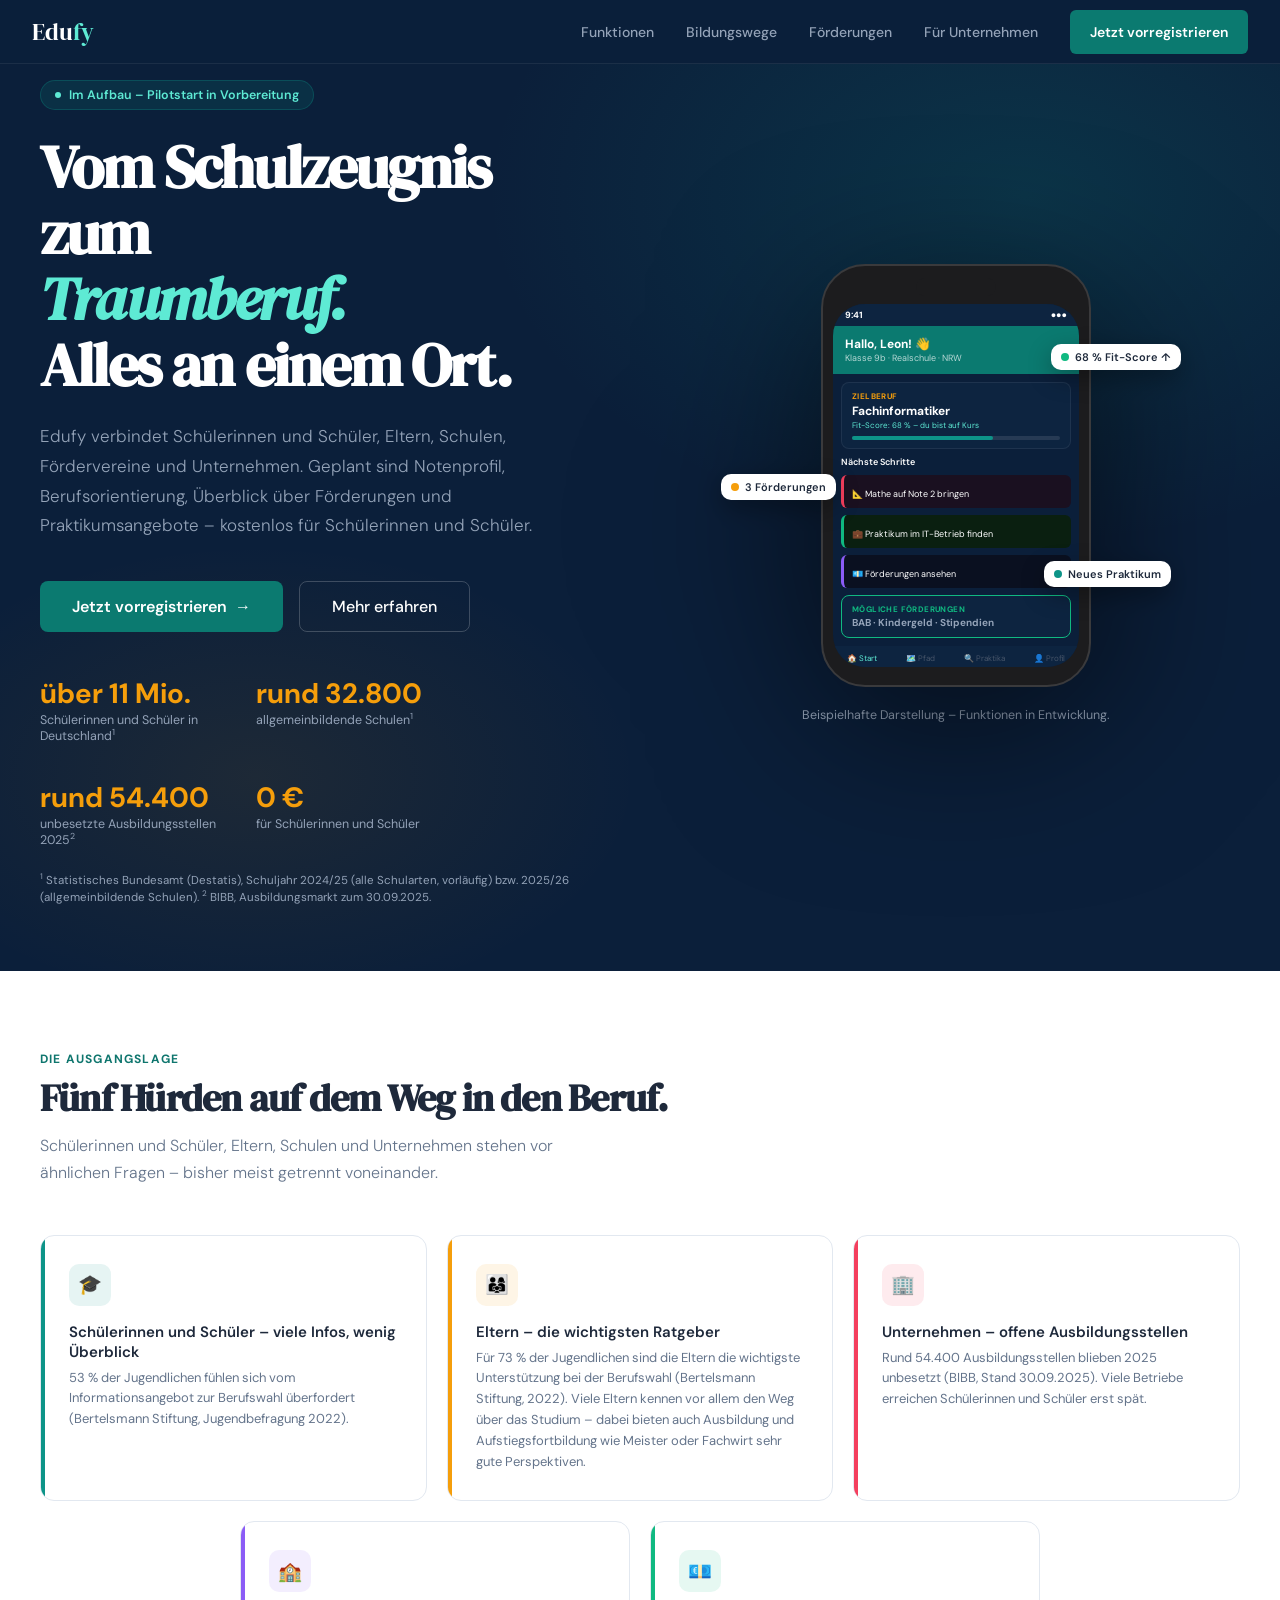
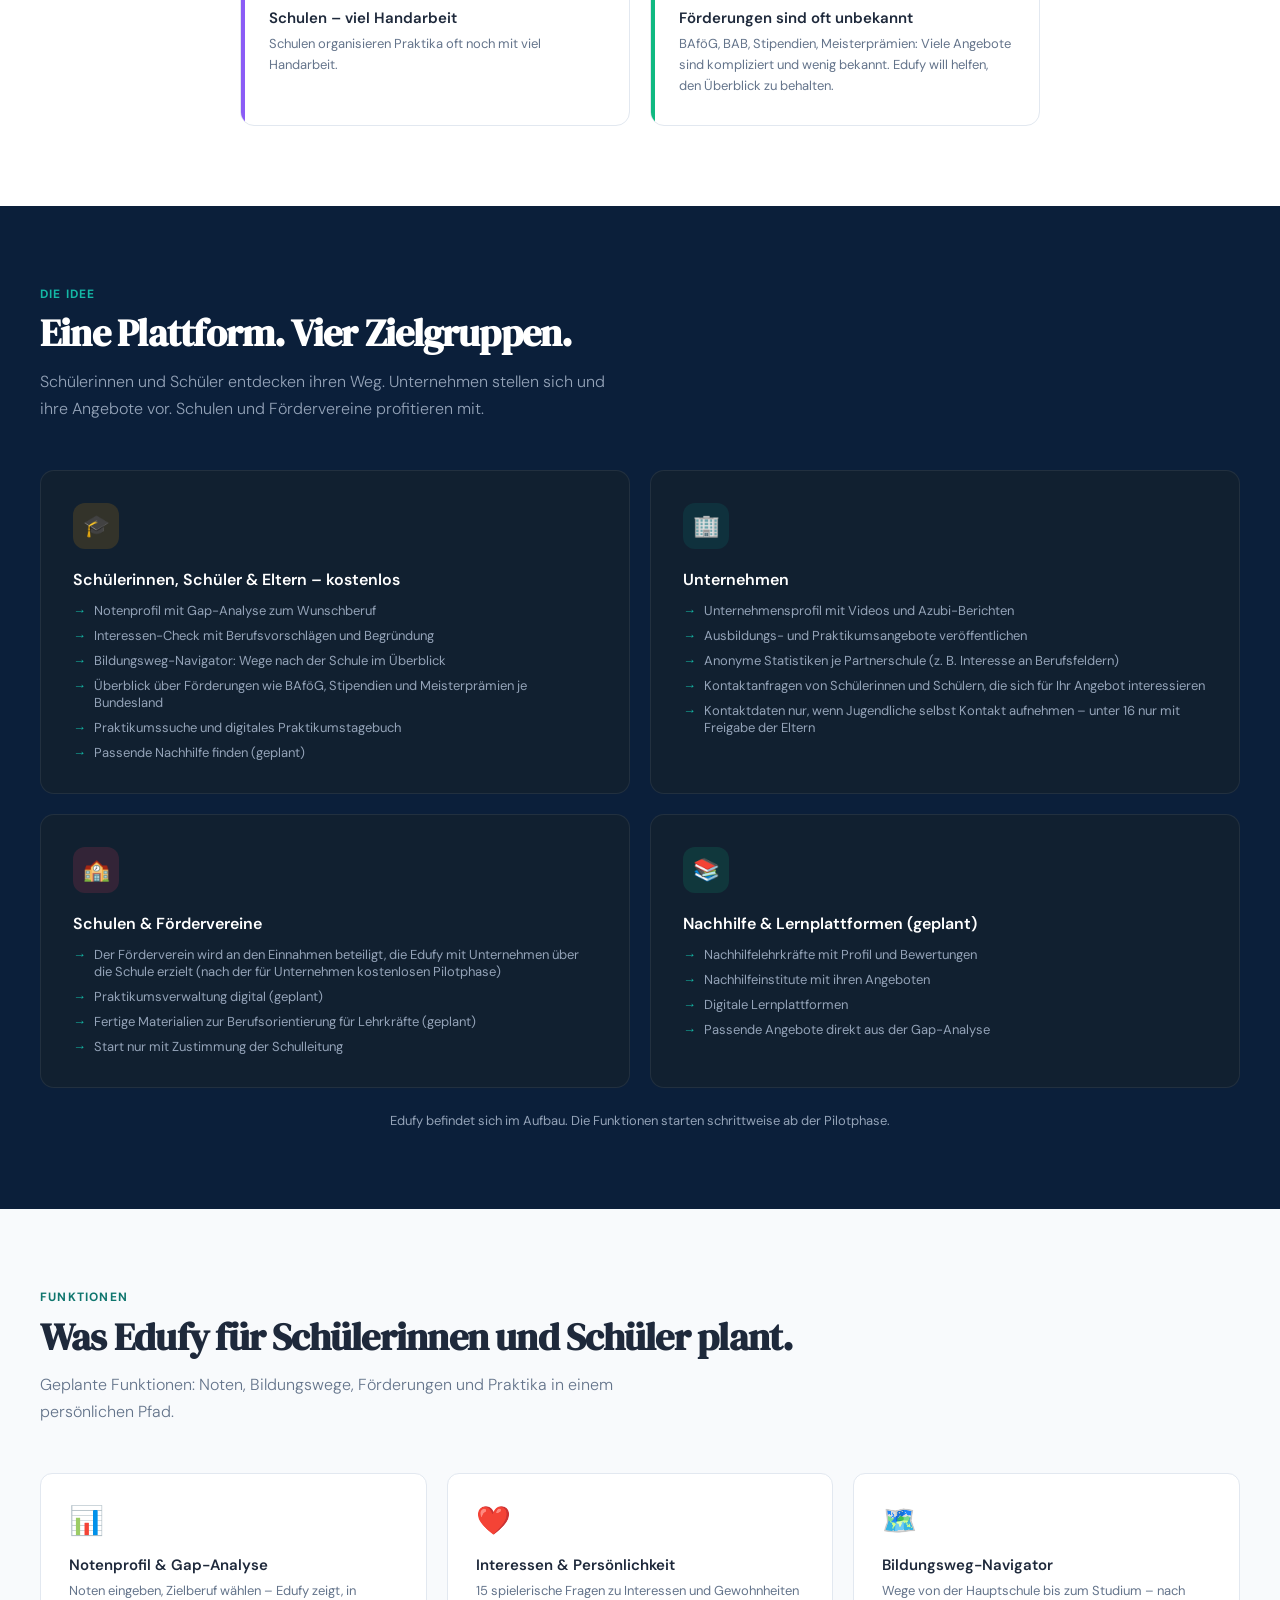
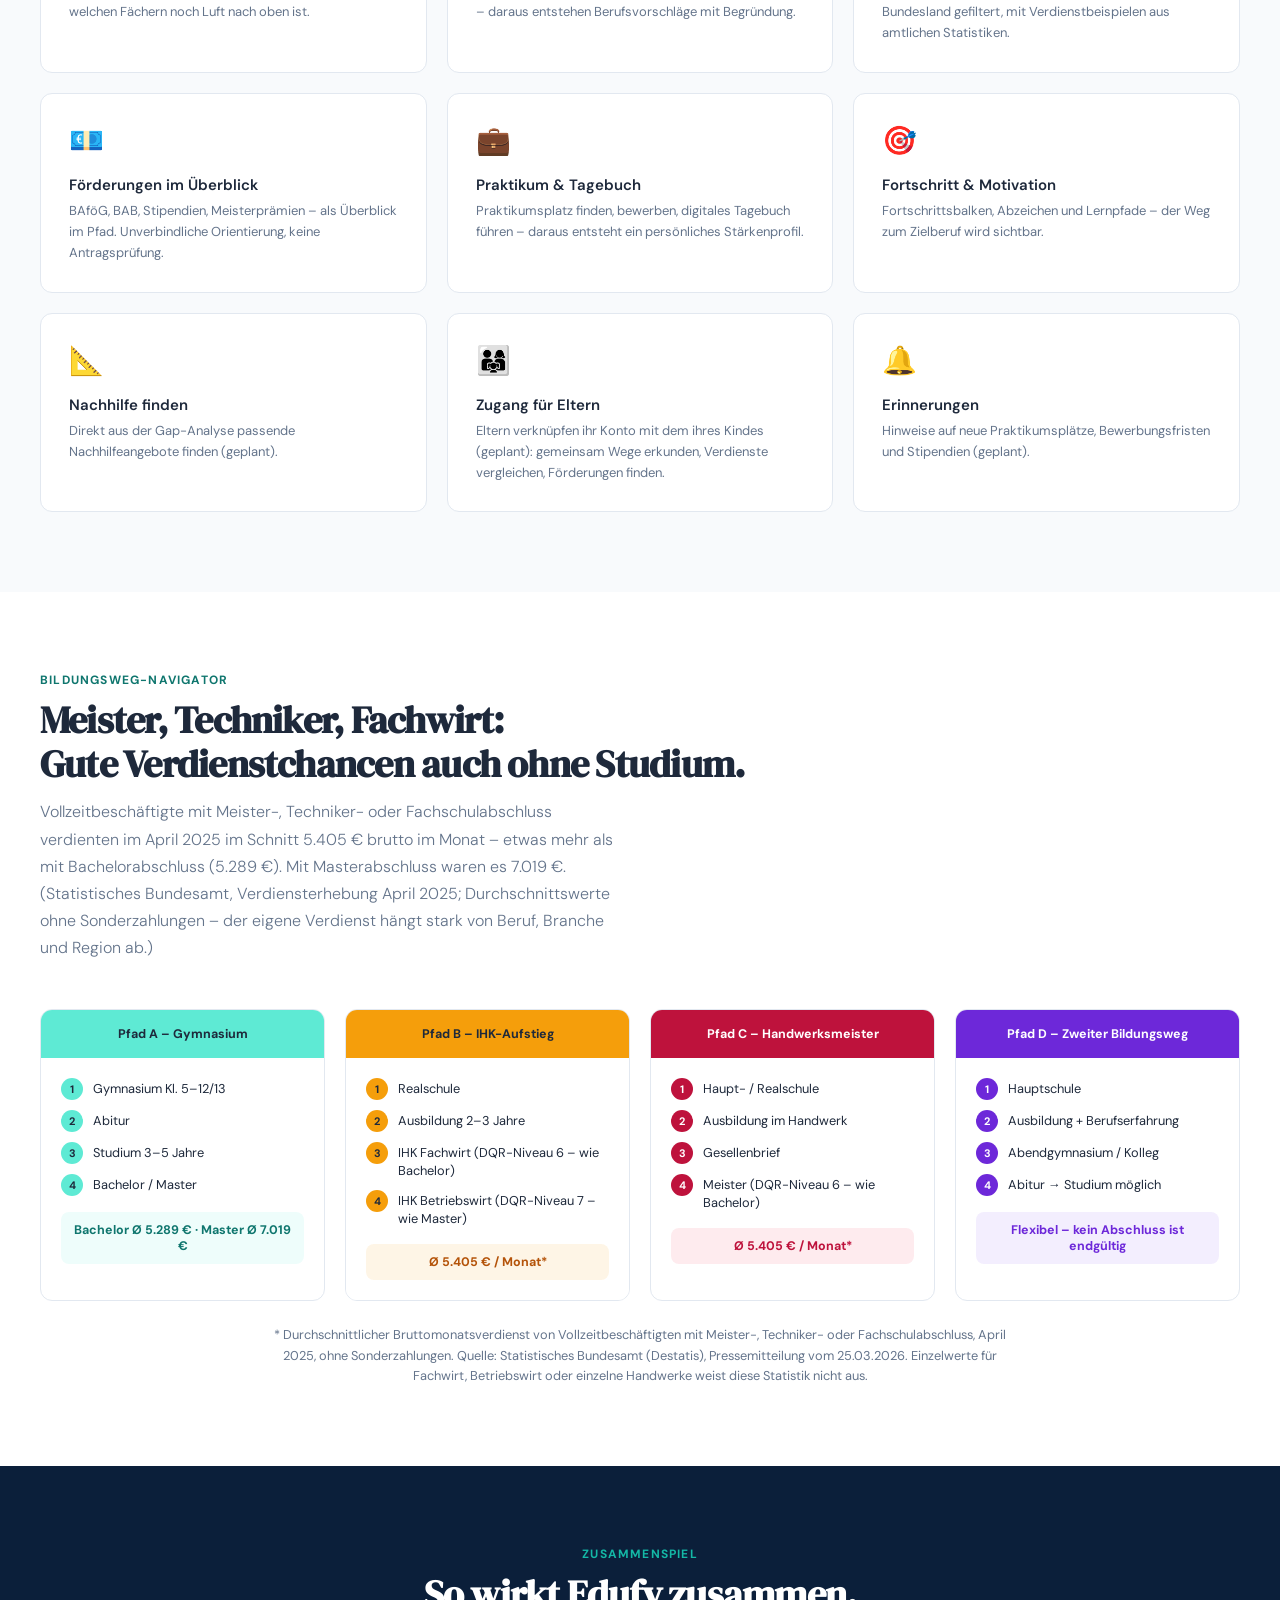
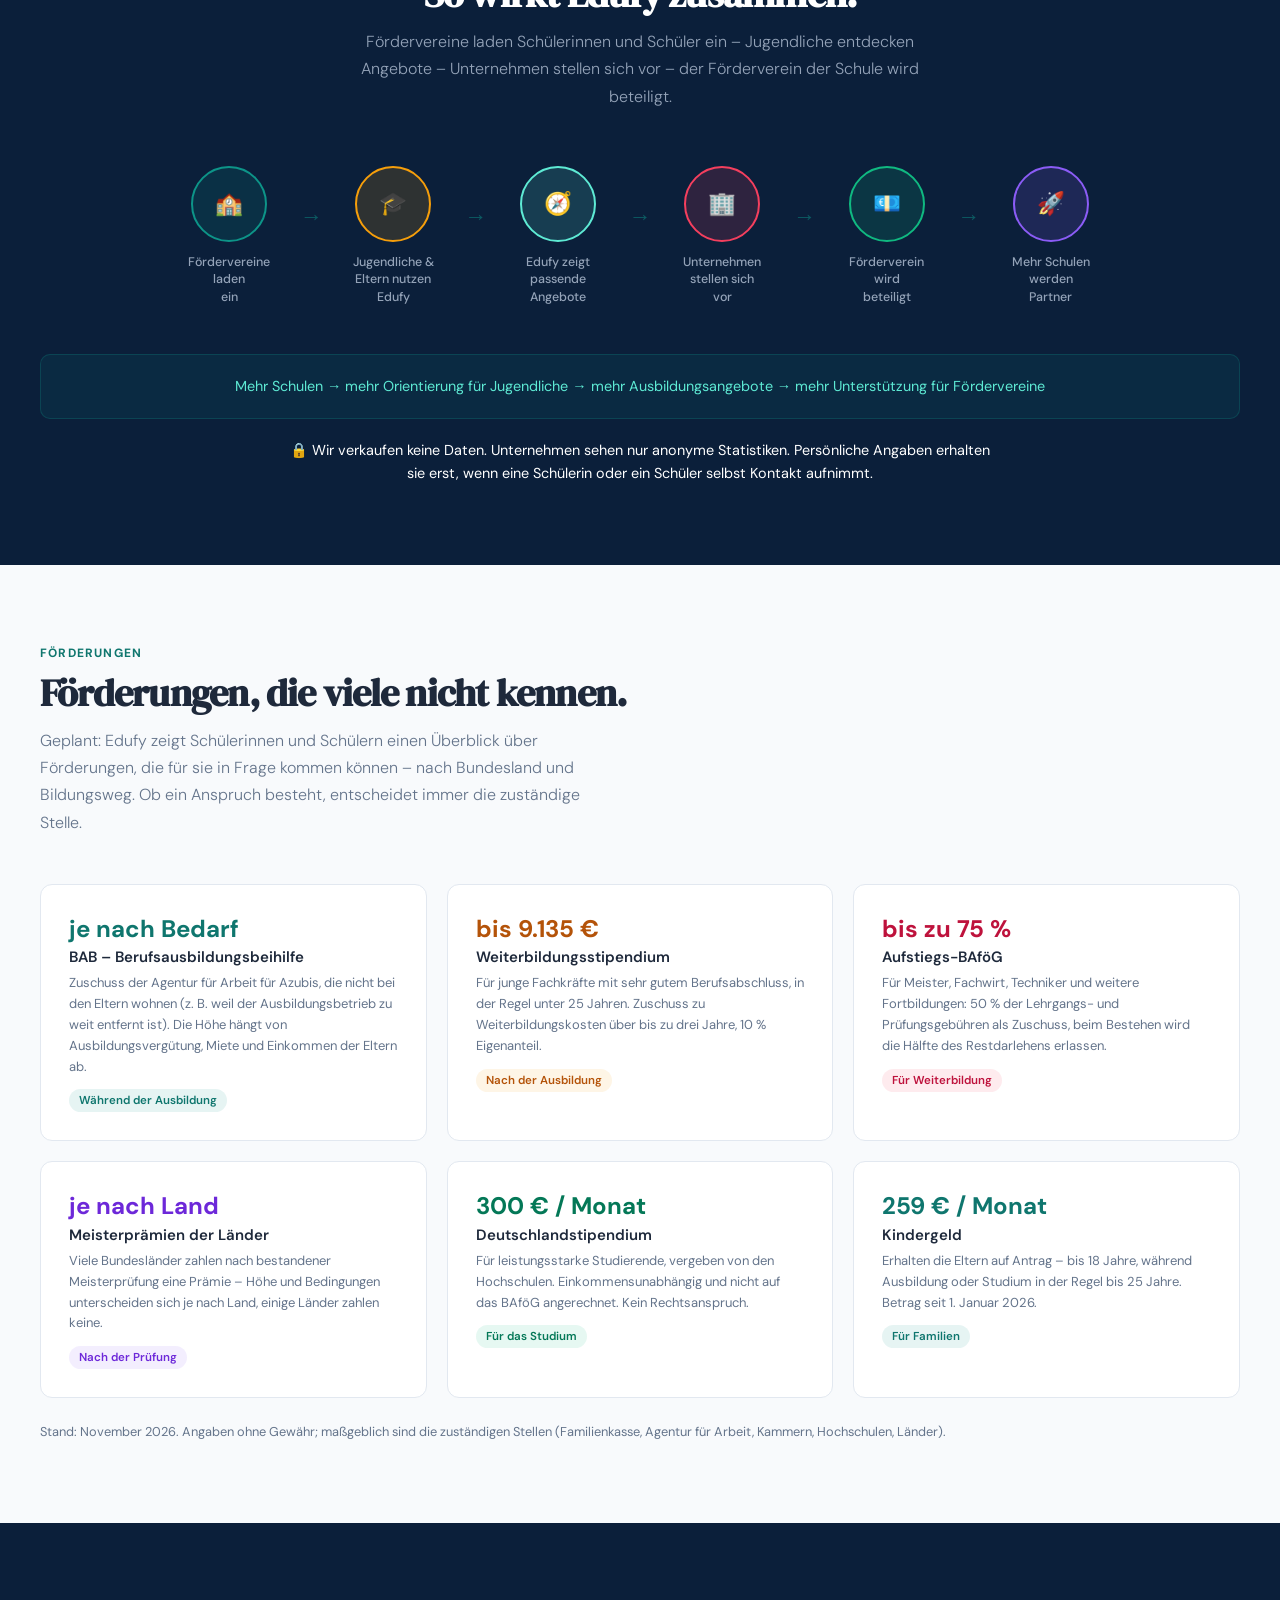
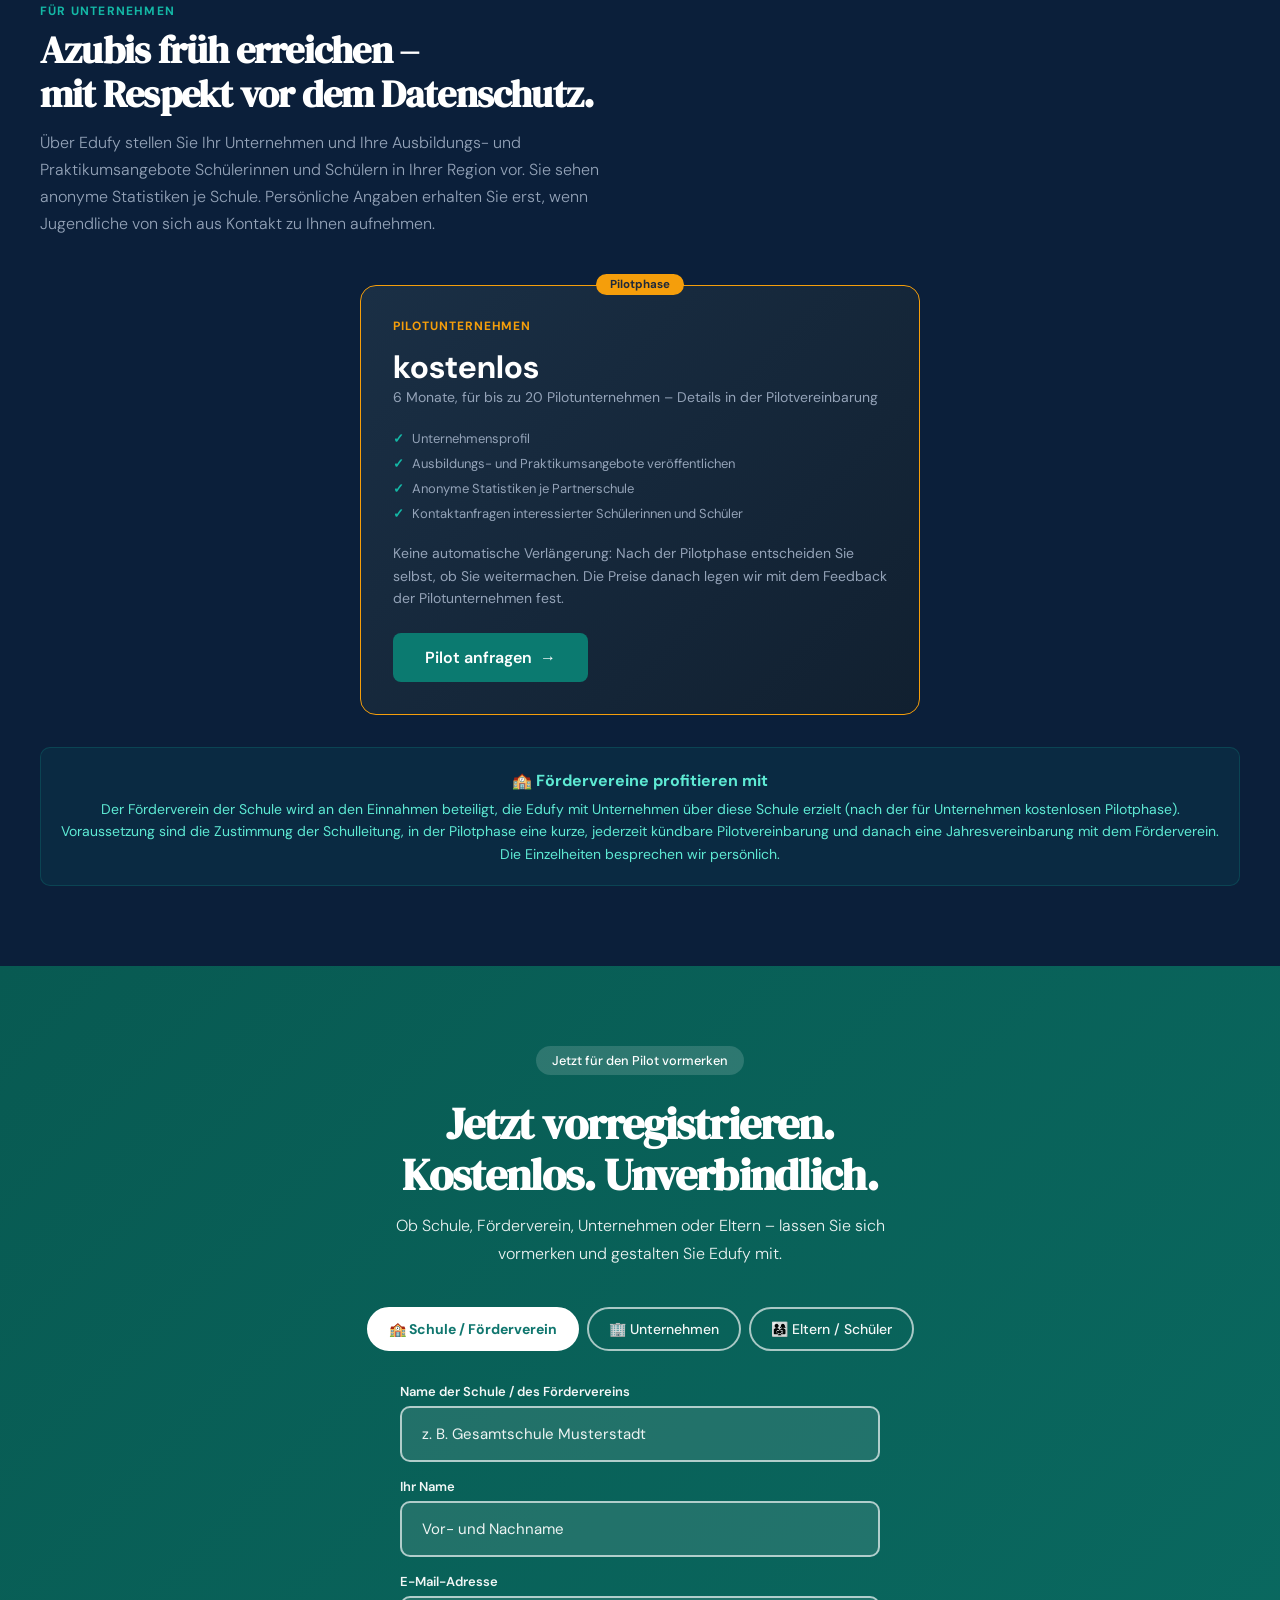
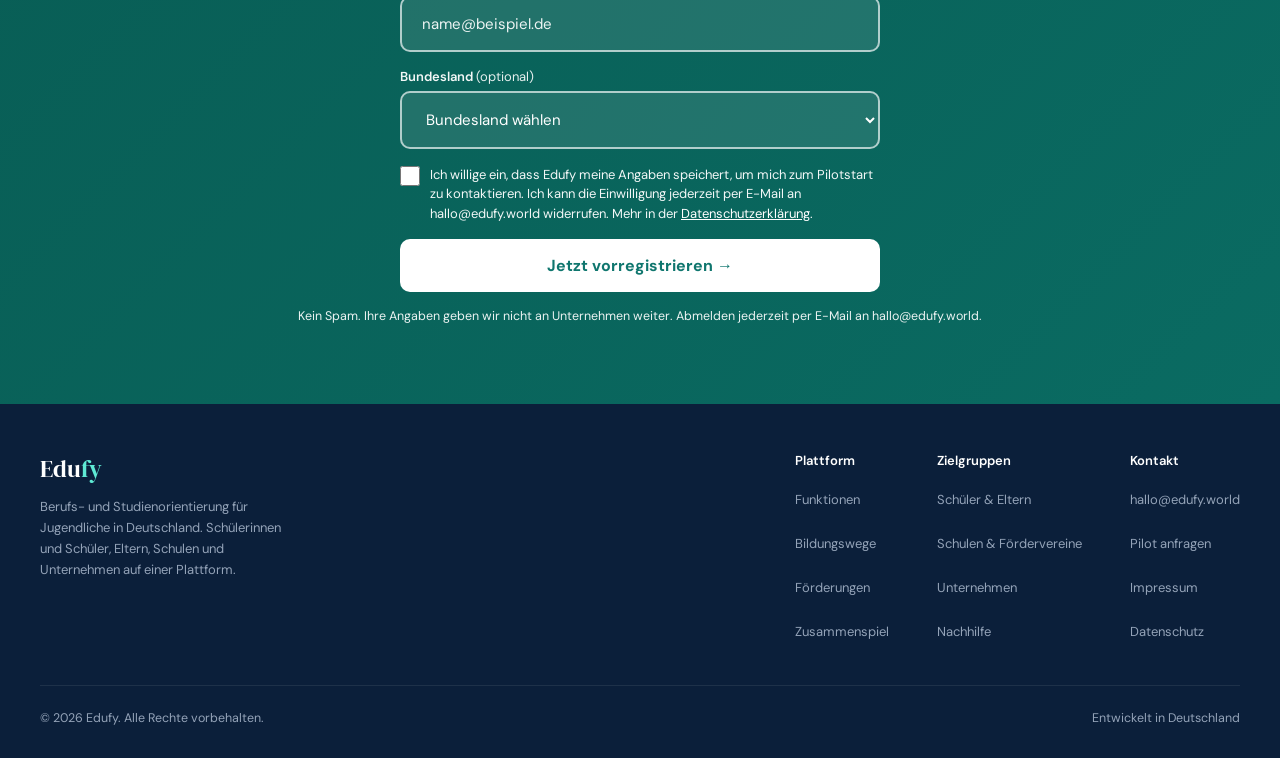
<file: index.html>
<!DOCTYPE html>
<html lang="de" class="no-js">
<head>
  <meta charset="UTF-8" />
  <meta name="viewport" content="width=device-width, initial-scale=1.0" />
  <script>document.documentElement.className = document.documentElement.className.replace('no-js', 'js');</script>
  <title>Edufy – Berufs- und Studienorientierung für Jugendliche in Deutschland</title>
  <meta name="description" content="Edufy verbindet Schülerinnen und Schüler, Eltern, Schulen, Fördervereine und Unternehmen. Geplant: Berufsorientierung, Notenprofil und Überblick über Förderungen – kostenlos für Schülerinnen und Schüler." />
  <meta name="robots" content="index, follow" />
  <link rel="canonical" href="https://edufy.world/" />
  <meta name="theme-color" content="#0B1F3A" />
  <link rel="icon" href="favicon.svg" type="image/svg+xml" />

  <!-- Open Graph / Twitter -->
  <meta property="og:type" content="website" />
  <meta property="og:locale" content="de_DE" />
  <meta property="og:site_name" content="Edufy" />
  <meta property="og:url" content="https://edufy.world/" />
  <meta property="og:title" content="Edufy – Berufs- und Studienorientierung für Jugendliche in Deutschland" />
  <meta property="og:description" content="Edufy verbindet Schülerinnen und Schüler, Eltern, Schulen, Fördervereine und Unternehmen. Geplant: Berufsorientierung, Notenprofil und Überblick über Förderungen – kostenlos für Schülerinnen und Schüler." />
  <meta property="og:image" content="https://edufy.world/og-image.jpg" />
  <meta property="og:image:width" content="1200" />
  <meta property="og:image:height" content="630" />
  <meta name="twitter:card" content="summary_large_image" />
  <meta name="twitter:title" content="Edufy – Berufs- und Studienorientierung für Jugendliche in Deutschland" />
  <meta name="twitter:description" content="Edufy verbindet Schülerinnen und Schüler, Eltern, Schulen, Fördervereine und Unternehmen. Geplant: Berufsorientierung, Notenprofil und Überblick über Förderungen – kostenlos für Schülerinnen und Schüler." />
  <meta name="twitter:image" content="https://edufy.world/og-image.jpg" />

  <!-- Schriften lokal (kein Google-Request) -->
  <link rel="preload" href="fonts/dm-serif-display-latin-400-normal.woff2" as="font" type="font/woff2" crossorigin />
  <link rel="preload" href="fonts/dm-sans-latin-opsz-normal.woff2" as="font" type="font/woff2" crossorigin />
  <link rel="stylesheet" href="fonts/fonts.css" />
  <style>
    *, *::before, *::after { box-sizing: border-box; margin: 0; padding: 0; }
    :root {
      --navy:#0B1F3A; --teal:#0D9488; --teall:#5EEAD4;
      --gold:#F59E0B; --coral:#F43F5E; --green:#10B981;
      --purp:#8B5CF6; --white:#FFFFFF; --off:#F8FAFC;
      --slate:#64748B; --dark:#1E293B; --card:#112030; --border:#E2E8F0;
      /* Kontrastvarianten (WCAG AA) */
      --teal-dark:#0B7A70;   /* Flächen mit weißer Schrift */
      --teal-darker:#095E57; /* Hover */
      --teal-text:#0F766E;   /* Teal-Text auf hellem Grund */
      --teal-on-dark:#14B8A6;/* Teal-Text auf Navy */
      --gold-text:#B45309; --green-text:#047857;
      --coral-dark:#BE123C;  /* Text auf hell + Fläche mit weißer Schrift */
      --coral-light:#FB7185; /* Coral-Text auf dunklem Grund */
      --purp-dark:#6D28D9;
      --slate-light:#94A3B8; /* Grauer Text auf dunklem Grund */
      --focus:#0B1F3A;       /* Fokusfarbe auf hellem Grund */
    }
    html { scroll-behavior: smooth; }
    body { font-family: 'DM Sans', sans-serif; background: var(--off); color: var(--dark); overflow-x: hidden; }
    [hidden] { display:none !important; }

    /* Fokus: auf hellem Grund Navy, auf dunklem Grund Hellgelb */
    :focus-visible { outline:3px solid var(--focus); outline-offset:2px; }
    header, .hero, #ziele, #netzwerk, #unternehmen, #waitlist, footer, .skip-link { --focus:#FDE68A; }
    section { scroll-margin-top:72px; }
    .skip-link {
      position:absolute; left:1rem; top:-100px; z-index:1000;
      background:var(--navy); color:var(--white); padding:.75rem 1rem; border-radius:6px;
      font-weight:600; text-decoration:none;
    }
    .skip-link:focus { top:.5rem; }
    .visually-hidden { position:absolute!important; width:1px; height:1px; padding:0; margin:-1px; overflow:hidden; clip:rect(0,0,0,0); white-space:nowrap; border:0; }

    /* NAV */
    nav {
      position:fixed; top:0; left:0; right:0; z-index:999;
      height:64px; padding:0 2rem;
      background:rgba(11,31,58,0.97); backdrop-filter:blur(16px);
      border-bottom:1px solid rgba(255,255,255,0.07);
      display:flex; align-items:center; justify-content:space-between;
      transition:box-shadow .2s;
    }
    nav.scrolled { box-shadow:0 4px 24px rgba(0,0,0,.3); }
    .nav-logo { font-family:'DM Serif Display',serif; font-size:1.5rem; color:var(--white); text-decoration:none; }
    .nav-logo span { color:var(--teall); }
    .nav-links { display:flex; gap:2rem; align-items:center; margin-left:auto; }
    .nav-links a { color:var(--slate-light); text-decoration:none; font-size:.875rem; font-weight:500; transition:color .2s; display:inline-flex; align-items:center; min-height:44px; }
    .nav-links a:hover { color:var(--white); }
    .nav-actions { display:flex; align-items:center; gap:.5rem; margin-left:2rem; }
    .btn-nav { background:var(--teal-dark); color:var(--white); padding:.5rem 1.25rem; border-radius:6px; font-weight:600; font-size:.875rem; text-decoration:none; display:inline-flex; align-items:center; min-height:44px; transition:background .2s; white-space:nowrap; }
    .btn-nav:hover { background:var(--teal-darker); }
    .nav-toggle {
      display:none; width:44px; height:44px; border-radius:8px; cursor:pointer;
      background:transparent; border:1px solid rgba(255,255,255,.25); color:var(--white);
      align-items:center; justify-content:center;
    }
    .nav-toggle-bars, .nav-toggle-bars::before, .nav-toggle-bars::after {
      display:block; width:20px; height:2px; background:currentColor; border-radius:1px; position:relative; transition:transform .2s, opacity .2s;
    }
    .nav-toggle-bars::before, .nav-toggle-bars::after { content:''; position:absolute; left:0; }
    .nav-toggle-bars::before { top:-6px; }
    .nav-toggle-bars::after { top:6px; }
    .nav-toggle[aria-expanded="true"] .nav-toggle-bars { background:transparent; }
    .nav-toggle[aria-expanded="true"] .nav-toggle-bars::before { transform:translateY(6px) rotate(45deg); }
    .nav-toggle[aria-expanded="true"] .nav-toggle-bars::after { transform:translateY(-6px) rotate(-45deg); }

    /* HERO */
    .hero {
      min-height:100vh; padding:80px 2rem 4rem;
      background:var(--navy);
      display:flex; align-items:center;
      position:relative; overflow:hidden;
    }
    .hero::before {
      content:''; position:absolute; inset:0; pointer-events:none;
      background: radial-gradient(ellipse 70% 60% at 80% 20%, rgba(13,148,136,.18) 0%, transparent 60%),
                  radial-gradient(ellipse 50% 40% at 20% 80%, rgba(245,158,11,.08) 0%, transparent 60%);
    }
    .hero-inner {
      max-width:1200px; margin:0 auto; width:100%;
      display:grid; grid-template-columns:1fr 1fr; gap:4rem; align-items:center; position:relative; z-index:1;
    }
    .hero-inner > * { min-width:0; }
    .hero-badge {
      display:inline-flex; align-items:center; gap:.5rem;
      background:rgba(13,148,136,.15); border:1px solid rgba(13,148,136,.3);
      color:var(--teall); padding:.375rem .875rem; border-radius:100px;
      font-size:.78rem; font-weight:600; margin-bottom:1.5rem;
      animation:up .6s ease both;
    }
    .hero-badge-dot { width:6px; height:6px; background:var(--teall); border-radius:50%; }
    .hero-title {
      font-family:'DM Serif Display',serif;
      font-size:clamp(2.4rem,5vw,3.75rem);
      color:var(--white); line-height:1.1; letter-spacing:-.03em;
      margin-bottom:1.5rem; animation:rise .6s .1s ease both; /* ohne opacity:0 (LCP) */
    }
    .hero-title em { font-style:italic; color:var(--teall); }
    .hero-sub { color:var(--slate-light); font-size:1.0625rem; line-height:1.75; font-weight:300; margin-bottom:2.5rem; animation:rise .6s .2s ease both; }
    .hero-actions { display:flex; gap:1rem; flex-wrap:wrap; animation:up .6s .3s ease both; }
    .btn-primary {
      background:var(--teal-dark); color:var(--white);
      padding:.875rem 2rem; border-radius:8px; font-weight:600; font-size:1rem;
      text-decoration:none; border:none; cursor:pointer;
      transition:all .2s; display:inline-flex; align-items:center; gap:.5rem;
    }
    .btn-primary:hover { background:var(--teal-darker); transform:translateY(-2px); box-shadow:0 10px 28px rgba(13,148,136,.35); }
    .btn-ghost {
      background:transparent; color:var(--white);
      padding:.875rem 2rem; border-radius:8px; font-weight:500; font-size:1rem;
      text-decoration:none; border:1px solid rgba(255,255,255,.2); transition:all .2s;
      display:inline-flex; align-items:center; gap:.5rem;
    }
    .btn-ghost:hover { border-color:rgba(255,255,255,.5); background:rgba(255,255,255,.06); }
    .hero-stats { display:flex; gap:2.5rem; margin-top:3rem; flex-wrap:wrap; animation:up .6s .4s ease both; }
    .hero-stat strong { display:block; font-size:1.75rem; font-weight:700; color:var(--gold); line-height:1; }
    .hero-stat span { font-size:.78rem; color:var(--slate-light); margin-top:.25rem; display:block; max-width:11rem; }
    .hero-stat sup, .hero-src sup { font-size:.7em; line-height:0; }
    .hero-src { margin-top:1.5rem; font-size:.72rem; line-height:1.5; color:var(--slate-light); max-width:560px; animation:up .6s .4s ease both; }

    /* Phone */
    .hero-phone { display:flex; flex-direction:column; align-items:center; gap:1.25rem; animation:up .8s .2s ease both; }
    .phone-caption { color:var(--slate-light); font-size:.78rem; text-align:center; }
    .phone-wrap { position:relative; width:270px; filter:drop-shadow(0 40px 80px rgba(0,0,0,.55)); }
    .phone-frame { background:#1C1C1E; border:2px solid #3A3A3C; border-radius:44px; padding:12px 10px 18px; }
    .phone-notch { width:80px; height:18px; background:#1C1C1E; border-radius:10px; margin:0 auto 8px; }
    .phone-screen { background:var(--navy); border-radius:32px; overflow:hidden; }
    .ps-bar { background:#0D2440; padding:5px 12px; display:flex; justify-content:space-between; }
    .ps-bar span { color:var(--white); font-size:9px; font-weight:700; }
    .ps-hdr { background:var(--teal-dark); padding:10px 12px; }
    .ps-hdr-name { color:var(--white); font-size:12px; font-weight:700; }
    .ps-hdr-sub { color:rgba(255,255,255,.7); font-size:9px; }
    .ps-body { padding:8px; display:flex; flex-direction:column; gap:7px; }
    .ps-card { background:#0D2440; border-radius:8px; padding:8px 10px; border:1px solid rgba(255,255,255,.07); }
    .ps-label { color:var(--gold); font-size:8px; font-weight:700; text-transform:uppercase; letter-spacing:.05em; }
    .ps-val { color:var(--white); font-size:12px; font-weight:700; margin-top:2px; }
    .ps-sub { color:var(--teall); font-size:8px; margin-top:1px; }
    .ps-bar2 { height:4px; background:rgba(255,255,255,.1); border-radius:2px; margin-top:6px; }
    .ps-fill { height:100%; border-radius:2px; background:var(--teal); width:68%; }
    .ps-sec { color:var(--white); font-size:9px; font-weight:600; }
    .ps-step { border-radius:6px; padding:6px 8px; border-left:3px solid; }
    .ps-step span { color:var(--white); font-size:9px; }
    .ps-nav { background:#0D2440; padding:7px 0 4px; display:flex; justify-content:space-around; }
    .ps-nav span { color:#475569; font-size:8px; }
    .ps-nav .act { color:var(--teall); }
    .phone-badge {
      position:absolute; background:var(--white); border-radius:10px;
      padding:6px 10px; font-size:11px; font-weight:600;
      box-shadow:0 8px 24px rgba(0,0,0,.3); white-space:nowrap; color:var(--dark);
      display:flex; align-items:center; gap:6px;
    }
    .pb-dot { width:8px; height:8px; border-radius:50%; }
    .pb1 { top:80px; right:-90px; animation:float 4s ease-in-out infinite; }
    .pb2 { top:210px; left:-100px; animation:float 4s 1.2s ease-in-out infinite; }
    .pb3 { bottom:100px; right:-80px; animation:float 4s 2.2s ease-in-out infinite; }

    /* Sections */
    section { padding:5rem 2rem; }
    .container { max-width:1200px; margin:0 auto; }
    .sec-label { color:var(--teal-text); font-size:.75rem; font-weight:700; text-transform:uppercase; letter-spacing:.1em; margin-bottom:.6rem; }
    #ziele .sec-label, #netzwerk .sec-label, #unternehmen .sec-label { color:var(--teal-on-dark); }
    .sec-title { font-family:'DM Serif Display',serif; font-size:clamp(1.75rem,3vw,2.5rem); line-height:1.15; letter-spacing:-.02em; margin-bottom:.75rem; }
    .sec-sub { color:var(--slate); font-size:1rem; line-height:1.7; font-weight:300; max-width:580px; }
    .sec-title.lt { color:var(--white); }
    .sec-sub.lt { color:var(--slate-light); }

    /* Problem */
    #problem { background:var(--white); }
    .prob-row1 { display:grid; grid-template-columns:repeat(3,1fr); gap:1.25rem; margin-top:3rem; }
    .prob-row2 { display:grid; grid-template-columns:1fr 1fr; gap:1.25rem; margin-top:1.25rem; max-width:800px; margin-left:auto; margin-right:auto; }
    .prob-card {
      border:1px solid var(--border); border-radius:14px; padding:1.75rem;
      position:relative; overflow:hidden; background:var(--white);
      transition:transform .2s, box-shadow .2s;
    }
    .prob-card:hover { transform:translateY(-3px); box-shadow:0 12px 32px rgba(0,0,0,.08); }
    .prob-bar { position:absolute; left:0; top:0; bottom:0; width:4px; }
    .prob-icon { width:42px; height:42px; border-radius:10px; display:flex; align-items:center; justify-content:center; font-size:1.2rem; margin-bottom:1rem; }
    .prob-card h3 { font-size:.9375rem; font-weight:600; color:var(--dark); margin-bottom:.375rem; }
    .prob-card p { font-size:.8125rem; color:var(--slate); line-height:1.6; }

    /* Zielgruppen */
    #ziele { background:var(--navy); }
    .ziel-grid { display:grid; grid-template-columns:repeat(2,1fr); gap:1.25rem; margin-top:3rem; }
    .ziel-card {
      background:var(--card); border-radius:14px; padding:2rem;
      border:1px solid rgba(255,255,255,.07); transition:all .2s;
    }
    .ziel-card:hover { border-color:rgba(13,148,136,.4); transform:translateY(-2px); }
    .ziel-icon { width:46px; height:46px; border-radius:12px; display:flex; align-items:center; justify-content:center; font-size:1.35rem; margin-bottom:1.25rem; }
    .ziel-card h3 { color:var(--white); font-size:1rem; font-weight:600; margin-bottom:.75rem; }
    .ziel-card ul { list-style:none; display:flex; flex-direction:column; gap:.5rem; }
    .ziel-card li { color:var(--slate-light); font-size:.8125rem; display:flex; gap:.5rem; align-items:flex-start; }
    .ziel-card li::before { content:'→'; content:'→' / ''; color:var(--teal-on-dark); flex-shrink:0; }
    .ziel-note { margin-top:1.5rem; color:var(--slate-light); font-size:.8125rem; text-align:center; }

    /* Funktionen */
    #funktionen { background:var(--off); }
    .feat-grid { display:grid; grid-template-columns:repeat(3,1fr); gap:1.25rem; margin-top:3rem; }
    .feat-card {
      background:var(--white); border-radius:12px; padding:1.75rem;
      border:1px solid var(--border); transition:all .2s;
    }
    .feat-card:hover { transform:translateY(-3px); box-shadow:0 12px 32px rgba(0,0,0,.08); border-color:var(--teal); }
    .feat-emoji { font-size:1.75rem; margin-bottom:1rem; }
    .feat-card h3 { font-size:.9375rem; font-weight:600; color:var(--dark); margin-bottom:.4rem; }
    .feat-card p { font-size:.8125rem; color:var(--slate); line-height:1.6; }

    /* Bildungswege */
    #wege { background:var(--white); }
    .wege-grid { display:grid; grid-template-columns:repeat(4,1fr); gap:1.25rem; margin-top:3rem; }
    .wege-card { border-radius:12px; overflow:hidden; border:1px solid var(--border); transition:all .2s; }
    .wege-card:hover { transform:translateY(-3px); box-shadow:0 12px 32px rgba(0,0,0,.1); }
    .wege-hdr { padding:1rem; text-align:center; font-size:.78rem; font-weight:700; color:var(--white); }
    .wege-body { padding:1.25rem; background:var(--white); }
    .wege-step { display:flex; align-items:flex-start; gap:.625rem; margin-bottom:.625rem; }
    .wege-num { width:22px; height:22px; border-radius:50%; display:flex; align-items:center; justify-content:center; font-size:.68rem; font-weight:700; flex-shrink:0; color:var(--white); }
    .wege-txt { font-size:.8rem; color:var(--dark); line-height:1.4; padding-top:2px; }
    .wege-sal { margin-top:1rem; padding:.625rem; border-radius:8px; text-align:center; font-size:.78rem; font-weight:700; }
    .wege-src { margin:1.5rem auto 0; max-width:760px; color:var(--slate); font-size:.8rem; line-height:1.6; text-align:center; }

    /* Netzwerk */
    #netzwerk { background:var(--navy); }
    .fly-wrap { display:flex; align-items:center; justify-content:center; flex-wrap:wrap; gap:0; margin-top:3.5rem; }
    .fly-step { display:flex; flex-direction:column; align-items:center; text-align:center; width:150px; }
    .fly-circle {
      width:76px; height:76px; border-radius:50%;
      display:flex; align-items:center; justify-content:center;
      font-size:1.4rem; border:2px solid; margin-bottom:.75rem; transition:transform .2s;
    }
    .fly-step:hover .fly-circle { transform:scale(1.1); }
    .fly-step p { color:var(--slate-light); font-size:.78rem; line-height:1.4; font-weight:500; }
    .fly-arrow { color:var(--teal); font-size:1.4rem; opacity:.5; padding-bottom:2.5rem; margin:0 -.25rem; }
    .fly-insight {
      margin-top:3rem; padding:1.25rem 2rem;
      background:rgba(13,148,136,.1); border:1px solid rgba(13,148,136,.25);
      border-radius:10px; color:var(--teall); font-size:.9rem; line-height:1.6; text-align:center;
    }
    .fly-privacy { margin:1.25rem auto 0; max-width:720px; color:var(--white); font-size:.9rem; line-height:1.6; text-align:center; }

    /* Förderung */
    #foerderung { background:var(--off); }
    .foerd-grid { display:grid; grid-template-columns:repeat(3,1fr); gap:1.25rem; margin-top:3rem; }
    .foerd-card { background:var(--white); border-radius:12px; padding:1.75rem; border:1px solid var(--border); }
    .foerd-amount { font-size:1.5rem; font-weight:700; margin-bottom:.2rem; }
    .foerd-card h3 { font-size:.9375rem; font-weight:600; color:var(--dark); margin-bottom:.4rem; }
    .foerd-card p { font-size:.8125rem; color:var(--slate); line-height:1.6; }
    .foerd-tag { display:inline-block; padding:.25rem .625rem; border-radius:100px; font-size:.72rem; font-weight:600; margin-top:.75rem; }
    .foerd-src { margin-top:1.5rem; color:var(--slate); font-size:.8rem; line-height:1.6; }

    /* Vergütung */
    #unternehmen { background:var(--navy); }
    .price-grid { display:grid; grid-template-columns:repeat(3,1fr); gap:1.5rem; margin-top:3rem; align-items:start; }
    .price-card { background:var(--card); border-radius:16px; padding:2rem; border:1px solid rgba(255,255,255,.08); transition:transform .2s; }
    .price-card:hover { transform:translateY(-3px); }
    .price-card.feat { border-color:var(--gold); background:linear-gradient(135deg,#1a2f45,var(--card)); position:relative; }
    .price-badge { position:absolute; top:-12px; left:50%; transform:translateX(-50%); background:var(--gold); color:var(--dark); font-size:.72rem; font-weight:700; padding:3px 14px; border-radius:100px; white-space:nowrap; }
    .price-tier { font-size:.75rem; font-weight:700; text-transform:uppercase; letter-spacing:.08em; margin-bottom:.75rem; }
    .price-val { font-size:2rem; font-weight:700; color:var(--white); }
    .price-period { color:var(--slate-light); font-size:.875rem; margin-bottom:1.5rem; }
    .price-list { list-style:none; display:flex; flex-direction:column; gap:.5rem; }
    .price-list li { color:var(--slate-light); font-size:.8125rem; display:flex; gap:.5rem; align-items:flex-start; }
    .price-list li::before { content:'✓'; content:'✓' / ''; color:var(--teal-on-dark); font-weight:700; flex-shrink:0; }
    .price-grid-single { grid-template-columns:1fr; max-width:560px; margin-left:auto; margin-right:auto; }
    .price-terms { margin:1.25rem 0 0; line-height:1.6; }
    .price-cta { margin-top:1.5rem; }
    .price-school {
      margin-top:2rem; padding:1.25rem;
      background:rgba(13,148,136,.1); border:1px solid rgba(13,148,136,.25);
      border-radius:10px; color:var(--teall); font-size:.875rem; line-height:1.6; text-align:center;
    }
    .price-school strong { display:block; font-size:1rem; margin-bottom:.25rem; }

    /* Waitlist */
    #waitlist { background:linear-gradient(135deg, #085A52, #0A6B62); padding:5rem 2rem; }
    .wl-inner { max-width:700px; margin:0 auto; text-align:center; }
    .wl-inner .sec-title { color:var(--white); font-size:clamp(2rem,3.5vw,2.75rem); }
    .wl-sub { color:rgba(255,255,255,.92); font-size:1rem; line-height:1.7; max-width:560px; margin:.75rem auto 2.5rem; font-weight:300; }
    .wl-tabs { display:flex; justify-content:center; gap:.5rem; margin-bottom:2rem; flex-wrap:wrap; }
    .wl-tab {
      padding:.5rem 1.25rem; border-radius:100px; cursor:pointer; min-height:44px;
      font-size:.875rem; font-weight:500; transition:all .2s; font-family:inherit;
      border:2px solid rgba(255,255,255,.65); color:rgba(255,255,255,.95); background:transparent;
    }
    .wl-tab:hover { border-color:var(--white); }
    .wl-tab[aria-selected="true"] { background:var(--white); color:var(--teal-text); border-color:var(--white); font-weight:700; }
    .wl-form { display:flex; flex-direction:column; gap:1rem; max-width:480px; margin:0 auto; text-align:left; }
    .wl-field { display:flex; flex-direction:column; gap:.375rem; }
    .wl-field label { color:rgba(255,255,255,.95); font-size:.8125rem; font-weight:600; }
    .wl-opt { font-weight:400; opacity:.95; }
    .wl-form input:not([type="checkbox"]), .wl-form select {
      width:100%; padding:1rem 1.25rem; border-radius:10px;
      border:2px solid rgba(255,255,255,.65); background:rgba(255,255,255,.1);
      color:var(--white); font-size:.9375rem; font-family:'DM Sans',sans-serif;
      transition:border-color .2s;
    }
    .wl-form input::placeholder { color:rgba(255,255,255,.92); }
    .wl-form select option { background:var(--navy); color:var(--white); }
    .wl-form input:focus, .wl-form select:focus { border-color:var(--white); }
    .wl-check { display:flex; gap:.625rem; align-items:flex-start; color:rgba(255,255,255,.95); font-size:.8125rem; line-height:1.5; }
    .wl-check input { width:20px; height:20px; margin-top:1px; flex-shrink:0; accent-color:var(--white); cursor:pointer; }
    .wl-check a { color:var(--white); text-decoration:underline; }
    .wl-hint { color:rgba(255,255,255,.95); font-size:.8125rem; line-height:1.5; background:rgba(0,0,0,.15); border-radius:8px; padding:.625rem .875rem; }
    .wl-error { color:var(--navy); background:#FEF3C7; border-radius:8px; padding:.75rem 1rem; font-size:.875rem; line-height:1.5; }
    .wl-error a { color:var(--navy); font-weight:700; }
    .wl-form .btn-submit {
      background:var(--white); color:var(--teal-text);
      padding:1rem; border-radius:10px; font-weight:700; font-size:1rem; font-family:inherit;
      border:none; cursor:pointer; transition:all .2s;
    }
    .wl-form .btn-submit:hover { transform:translateY(-2px); box-shadow:0 10px 28px rgba(0,0,0,.2); }
    .wl-form .btn-submit[disabled] { opacity:.8; cursor:progress; transform:none; }
    .wl-note { color:rgba(255,255,255,.92); font-size:.78rem; margin-top:1rem; }
    .wl-count {
      display:inline-flex; align-items:center; gap:.5rem;
      background:rgba(255,255,255,.15); border-radius:100px;
      padding:.375rem 1rem; font-size:.8rem; color:var(--white); font-weight:500; margin-bottom:1.5rem;
    }
    .wl-success { text-align:center; }
    .wl-success .s-icon { font-size:3rem; margin-bottom:1rem; }
    .wl-success h3 { color:var(--white); font-family:'DM Serif Display',serif; font-size:1.5rem; margin-bottom:.5rem; }
    .wl-success p { color:rgba(255,255,255,.95); font-size:.9rem; }

    /* Footer */
    footer { background:var(--navy); padding:3rem 2rem 2rem; }
    .footer-inner { max-width:1200px; margin:0 auto; }
    .footer-top { display:flex; justify-content:space-between; align-items:flex-start; flex-wrap:wrap; gap:2rem; padding-bottom:2rem; border-bottom:1px solid rgba(255,255,255,.08); }
    .footer-brand .nav-logo { display:inline-block; margin-bottom:.75rem; }
    .footer-brand p { color:var(--slate-light); font-size:.8125rem; line-height:1.6; max-width:260px; }
    .footer-links { display:flex; gap:3rem; flex-wrap:wrap; }
    .footer-col h2 { color:var(--white); font-size:.8125rem; font-weight:600; margin-bottom:.5rem; font-family:inherit; line-height:normal; }
    .footer-col a { display:flex; align-items:center; min-height:44px; color:var(--slate-light); text-decoration:none; font-size:.8125rem; transition:color .2s; }
    .footer-col a:hover { color:var(--white); }
    .footer-bottom { margin-top:1.5rem; display:flex; justify-content:space-between; flex-wrap:wrap; gap:.5rem; }
    .footer-bottom p { color:var(--slate-light); font-size:.78rem; }

    /* Animations */
    @keyframes up { from { opacity:0; transform:translateY(20px); } to { opacity:1; transform:translateY(0); } }
    @keyframes rise { from { transform:translateY(20px); } to { transform:translateY(0); } }
    @keyframes float { 0%,100% { transform:translateY(0); } 50% { transform:translateY(-8px); } }
    /* Nur ausblenden, wenn JS läuft – ohne JS bleibt alles sichtbar */
    .js .reveal { opacity:0; transform:translateY(24px); transition:opacity .6s ease, transform .6s ease; }
    .js .reveal.visible { opacity:1; transform:none; }

    @media (prefers-reduced-motion: reduce) {
      html { scroll-behavior:auto; }
      *, *::before, *::after {
        animation-duration:.01ms !important; animation-delay:0s !important; animation-iteration-count:1 !important;
        transition-duration:.01ms !important; transition-delay:0s !important; scroll-behavior:auto !important;
      }
      .js .reveal { opacity:1; transform:none; }
      .prob-card:hover, .feat-card:hover, .wege-card:hover, .ziel-card:hover, .price-card:hover,
      .btn-primary:hover, .wl-form .btn-submit:hover, .fly-step:hover .fly-circle { transform:none; }
    }

    /* Responsive */
    @media(max-width:1024px) { .hero-inner { grid-template-columns:1fr; } .hero-phone { display:none; } .wege-grid { grid-template-columns:repeat(2,1fr); } }
    @media(max-width:768px) {
      nav { padding:0 1rem; }
      .nav-toggle { display:inline-flex; }
      .nav-actions { margin-left:auto; }
      .btn-nav { padding:.5rem .875rem; font-size:.8125rem; }
      .nav-links {
        display:none; position:fixed; top:64px; left:0; right:0;
        flex-direction:column; align-items:stretch; gap:0;
        background:var(--navy); border-bottom:1px solid rgba(255,255,255,.12);
        padding:.5rem 1rem 1rem; box-shadow:0 16px 32px rgba(0,0,0,.35);
      }
      .nav-links.open { display:flex; }
      .nav-links a { font-size:1rem; padding:0 .5rem; min-height:48px; border-bottom:1px solid rgba(255,255,255,.06); }
      .prob-row1,.ziel-grid,.feat-grid,.foerd-grid,.price-grid { grid-template-columns:1fr; }
      .prob-row2 { grid-template-columns:1fr; max-width:100%; }
      .wege-grid { grid-template-columns:1fr 1fr; }
      .fly-arrow { display:none; }
      .footer-top { flex-direction:column; }
    }
    @media(max-width:480px) {
      .wege-grid { grid-template-columns:1fr; } .hero-stats { gap:1.5rem; }
      section, #waitlist, footer { padding-left:1rem; padding-right:1rem; }
      .hero { padding-left:1rem; padding-right:1rem; }
    }
    @media(max-width:360px) { .nav-logo { font-size:1.25rem; } .btn-nav { padding:.5rem .625rem; } }
  </style>
</head>
<body>
<a class="skip-link" href="#main">Zum Inhalt springen</a>

<header>
<nav aria-label="Hauptnavigation">
  <a href="#hero" class="nav-logo" aria-label="Edufy – zum Seitenanfang">Edu<span>fy</span></a>
  <div class="nav-links" id="nav-menu">
    <a href="#funktionen">Funktionen</a>
    <a href="#wege">Bildungswege</a>
    <a href="#foerderung">Förderungen</a>
    <a href="#unternehmen">Für Unternehmen</a>
  </div>
  <div class="nav-actions">
    <a href="#waitlist" class="btn-nav">Jetzt vorregistrieren</a>
    <button type="button" class="nav-toggle" aria-expanded="false" aria-controls="nav-menu">
      <span class="nav-toggle-bars" aria-hidden="true"></span>
      <span class="visually-hidden">Menü</span>
    </button>
  </div>
</nav>
</header>

<main id="main">

<section class="hero" id="hero">
  <div class="hero-inner">
    <div>
      <div class="hero-badge"><span class="hero-badge-dot"></span>Im Aufbau – Pilotstart in Vorbereitung</div>
      <h1 class="hero-title">Vom Schulzeugnis zum<br><em>Traumberuf.</em><br>Alles an einem Ort.</h1>
      <p class="hero-sub">Edufy verbindet Schülerinnen und Schüler, Eltern, Schulen, Fördervereine und Unternehmen. Geplant sind Notenprofil, Berufsorientierung, Überblick über Förderungen und Praktikumsangebote – kostenlos für Schülerinnen und Schüler.</p>
      <div class="hero-actions">
        <a href="#waitlist" class="btn-primary">Jetzt vorregistrieren <span aria-hidden="true">→</span></a>
        <a href="#funktionen" class="btn-ghost">Mehr erfahren</a>
      </div>
      <div class="hero-stats">
        <div class="hero-stat"><strong>über 11 Mio.</strong><span>Schülerinnen und Schüler in Deutschland<sup>1</sup></span></div>
        <div class="hero-stat"><strong>rund 32.800</strong><span>allgemeinbildende Schulen<sup>1</sup></span></div>
        <div class="hero-stat"><strong>rund 54.400</strong><span>unbesetzte Ausbildungsstellen 2025<sup>2</sup></span></div>
        <div class="hero-stat"><strong>0 €</strong><span>für Schülerinnen und Schüler</span></div>
      </div>
      <p class="hero-src"><sup>1</sup> Statistisches Bundesamt (Destatis), Schuljahr 2024/25 (alle Schularten, vorläufig) bzw. 2025/26 (allgemeinbildende Schulen). <sup>2</sup> BIBB, Ausbildungsmarkt zum 30.09.2025.</p>
    </div>
    <div class="hero-phone">
      <div class="phone-img" role="img" aria-label="Beispielhafte App-Vorschau (Entwurf): Zielberuf, Fortschritt, nächste Schritte und mögliche Förderungen">
        <div class="phone-wrap" aria-hidden="true">
          <div class="phone-frame">
            <div class="phone-notch"></div>
            <div class="phone-screen">
              <div class="ps-bar"><span>9:41</span><span>●●●</span></div>
              <div class="ps-hdr">
                <div class="ps-hdr-name">Hallo, Leon! 👋</div>
                <div class="ps-hdr-sub">Klasse 9b · Realschule · NRW</div>
              </div>
              <div class="ps-body">
                <div class="ps-card">
                  <div class="ps-label">Zielberuf</div>
                  <div class="ps-val">Fachinformatiker</div>
                  <div class="ps-sub">Fit-Score: 68 % – du bist auf Kurs</div>
                  <div class="ps-bar2"><div class="ps-fill"></div></div>
                </div>
                <div class="ps-sec">Nächste Schritte</div>
                <div class="ps-step" style="background:#1A1020;border-color:#F43F5E"><span>📐 Mathe auf Note 2 bringen</span></div>
                <div class="ps-step" style="background:#0A1F10;border-color:#10B981"><span>💼 Praktikum im IT-Betrieb finden</span></div>
                <div class="ps-step" style="background:#0A1020;border-color:#8B5CF6"><span>💶 Förderungen ansehen</span></div>
                <div class="ps-card" style="border-color:#10B981">
                  <div class="ps-label" style="color:#10B981">Mögliche Förderungen</div>
                  <div class="ps-val" style="font-size:10px;color:#94A3B8">BAB · Kindergeld · Stipendien</div>
                </div>
              </div>
              <div class="ps-nav">
                <span class="act">🏠 Start</span><span>🗺️ Pfad</span><span>🔍 Praktika</span><span>👤 Profil</span>
              </div>
            </div>
          </div>
          <div class="phone-badge pb1"><span class="pb-dot" style="background:#10B981"></span>68 % Fit-Score ↑</div>
          <div class="phone-badge pb2"><span class="pb-dot" style="background:#F59E0B"></span>3 Förderungen</div>
          <div class="phone-badge pb3"><span class="pb-dot" style="background:#0D9488"></span>Neues Praktikum</div>
        </div>
      </div>
      <p class="phone-caption">Beispielhafte Darstellung – Funktionen in Entwicklung.</p>
    </div>
  </div>
</section>

<section id="problem">
  <div class="container">
    <div class="reveal">
      <div class="sec-label">Die Ausgangslage</div>
      <h2 class="sec-title">Fünf Hürden auf dem Weg in den Beruf.</h2>
      <p class="sec-sub">Schülerinnen und Schüler, Eltern, Schulen und Unternehmen stehen vor ähnlichen Fragen – bisher meist getrennt voneinander.</p>
    </div>
    <div class="prob-row1 reveal">
      <div class="prob-card">
        <div class="prob-bar" style="background:var(--teal)"></div>
        <div class="prob-icon" aria-hidden="true" style="background:rgba(13,148,136,.1)">🎓</div>
        <h3>Schülerinnen und Schüler – viele Infos, wenig Überblick</h3>
        <p>53 % der Jugendlichen fühlen sich vom Informationsangebot zur Berufswahl überfordert (Bertelsmann Stiftung, Jugendbefragung 2022).</p>
      </div>
      <div class="prob-card">
        <div class="prob-bar" style="background:var(--gold)"></div>
        <div class="prob-icon" aria-hidden="true" style="background:rgba(245,158,11,.1)">👨‍👩‍👧</div>
        <h3>Eltern – die wichtigsten Ratgeber</h3>
        <p>Für 73 % der Jugendlichen sind die Eltern die wichtigste Unterstützung bei der Berufswahl (Bertelsmann Stiftung, 2022). Viele Eltern kennen vor allem den Weg über das Studium – dabei bieten auch Ausbildung und Aufstiegsfortbildung wie Meister oder Fachwirt sehr gute Perspektiven.</p>
      </div>
      <div class="prob-card">
        <div class="prob-bar" style="background:var(--coral)"></div>
        <div class="prob-icon" aria-hidden="true" style="background:rgba(244,63,94,.1)">🏢</div>
        <h3>Unternehmen – offene Ausbildungsstellen</h3>
        <p>Rund 54.400 Ausbildungsstellen blieben 2025 unbesetzt (BIBB, Stand 30.09.2025). Viele Betriebe erreichen Schülerinnen und Schüler erst spät.</p>
      </div>
    </div>
    <div class="prob-row2 reveal">
      <div class="prob-card">
        <div class="prob-bar" style="background:var(--purp)"></div>
        <div class="prob-icon" aria-hidden="true" style="background:rgba(139,92,246,.1)">🏫</div>
        <h3>Schulen – viel Handarbeit</h3>
        <p>Schulen organisieren Praktika oft noch mit viel Handarbeit.</p>
      </div>
      <div class="prob-card">
        <div class="prob-bar" style="background:var(--green)"></div>
        <div class="prob-icon" aria-hidden="true" style="background:rgba(16,185,129,.1)">💶</div>
        <h3>Förderungen sind oft unbekannt</h3>
        <p>BAföG, BAB, Stipendien, Meisterprämien: Viele Angebote sind kompliziert und wenig bekannt. Edufy will helfen, den Überblick zu behalten.</p>
      </div>
    </div>
  </div>
</section>

<section id="ziele">
  <div class="container">
    <div class="reveal">
      <div class="sec-label">Die Idee</div>
      <h2 class="sec-title lt">Eine Plattform. Vier Zielgruppen.</h2>
      <p class="sec-sub lt">Schülerinnen und Schüler entdecken ihren Weg. Unternehmen stellen sich und ihre Angebote vor. Schulen und Fördervereine profitieren mit.</p>
    </div>
    <div class="ziel-grid reveal">
      <div class="ziel-card">
        <div class="ziel-icon" aria-hidden="true" style="background:rgba(245,158,11,.15)">🎓</div>
        <h3>Schülerinnen, Schüler & Eltern – kostenlos</h3>
        <ul>
          <li>Notenprofil mit Gap-Analyse zum Wunschberuf</li>
          <li>Interessen-Check mit Berufsvorschlägen und Begründung</li>
          <li>Bildungsweg-Navigator: Wege nach der Schule im Überblick</li>
          <li>Überblick über Förderungen wie BAföG, Stipendien und Meisterprämien je Bundesland</li>
          <li>Praktikumssuche und digitales Praktikumstagebuch</li>
          <li>Passende Nachhilfe finden (geplant)</li>
        </ul>
      </div>
      <div class="ziel-card">
        <div class="ziel-icon" aria-hidden="true" style="background:rgba(13,148,136,.15)">🏢</div>
        <h3>Unternehmen</h3>
        <ul>
          <li>Unternehmensprofil mit Videos und Azubi-Berichten</li>
          <li>Ausbildungs- und Praktikumsangebote veröffentlichen</li>
          <li>Anonyme Statistiken je Partnerschule (z. B. Interesse an Berufsfeldern)</li>
          <li>Kontaktanfragen von Schülerinnen und Schülern, die sich für Ihr Angebot interessieren</li>
          <li>Kontaktdaten nur, wenn Jugendliche selbst Kontakt aufnehmen – unter 16 nur mit Freigabe der Eltern</li>
        </ul>
      </div>
      <div class="ziel-card">
        <div class="ziel-icon" aria-hidden="true" style="background:rgba(244,63,94,.15)">🏫</div>
        <h3>Schulen & Fördervereine</h3>
        <ul>
          <li>Der Förderverein wird an den Einnahmen beteiligt, die Edufy mit Unternehmen über die Schule erzielt (nach der für Unternehmen kostenlosen Pilotphase)</li>
          <li>Praktikumsverwaltung digital (geplant)</li>
          <li>Fertige Materialien zur Berufsorientierung für Lehrkräfte (geplant)</li>
          <li>Start nur mit Zustimmung der Schulleitung</li>
        </ul>
      </div>
      <div class="ziel-card">
        <div class="ziel-icon" aria-hidden="true" style="background:rgba(16,185,129,.15)">📚</div>
        <h3>Nachhilfe & Lernplattformen (geplant)</h3>
        <ul>
          <li>Nachhilfelehrkräfte mit Profil und Bewertungen</li>
          <li>Nachhilfeinstitute mit ihren Angeboten</li>
          <li>Digitale Lernplattformen</li>
          <li>Passende Angebote direkt aus der Gap-Analyse</li>
        </ul>
      </div>
    </div>
    <p class="ziel-note reveal">Edufy befindet sich im Aufbau. Die Funktionen starten schrittweise ab der Pilotphase.</p>
  </div>
</section>

<section id="funktionen">
  <div class="container">
    <div class="reveal">
      <div class="sec-label">Funktionen</div>
      <h2 class="sec-title">Was Edufy für Schülerinnen und Schüler plant.</h2>
      <p class="sec-sub">Geplante Funktionen: Noten, Bildungswege, Förderungen und Praktika in einem persönlichen Pfad.</p>
    </div>
    <div class="feat-grid reveal">
      <div class="feat-card"><div class="feat-emoji" aria-hidden="true">📊</div><h3>Notenprofil & Gap-Analyse</h3><p>Noten eingeben, Zielberuf wählen – Edufy zeigt, in welchen Fächern noch Luft nach oben ist.</p></div>
      <div class="feat-card"><div class="feat-emoji" aria-hidden="true">❤️</div><h3>Interessen & Persönlichkeit</h3><p>15 spielerische Fragen zu Interessen und Gewohnheiten – daraus entstehen Berufsvorschläge mit Begründung.</p></div>
      <div class="feat-card"><div class="feat-emoji" aria-hidden="true">🗺️</div><h3>Bildungsweg-Navigator</h3><p>Wege von der Hauptschule bis zum Studium – nach Bundesland gefiltert, mit Verdienstbeispielen aus amtlichen Statistiken.</p></div>
      <div class="feat-card"><div class="feat-emoji" aria-hidden="true">💶</div><h3>Förderungen im Überblick</h3><p>BAföG, BAB, Stipendien, Meisterprämien – als Überblick im Pfad. Unverbindliche Orientierung, keine Antragsprüfung.</p></div>
      <div class="feat-card"><div class="feat-emoji" aria-hidden="true">💼</div><h3>Praktikum & Tagebuch</h3><p>Praktikumsplatz finden, bewerben, digitales Tagebuch führen – daraus entsteht ein persönliches Stärkenprofil.</p></div>
      <div class="feat-card"><div class="feat-emoji" aria-hidden="true">🎯</div><h3>Fortschritt & Motivation</h3><p>Fortschrittsbalken, Abzeichen und Lernpfade – der Weg zum Zielberuf wird sichtbar.</p></div>
      <div class="feat-card"><div class="feat-emoji" aria-hidden="true">📐</div><h3>Nachhilfe finden</h3><p>Direkt aus der Gap-Analyse passende Nachhilfeangebote finden (geplant).</p></div>
      <div class="feat-card"><div class="feat-emoji" aria-hidden="true">👨‍👩‍👧</div><h3>Zugang für Eltern</h3><p>Eltern verknüpfen ihr Konto mit dem ihres Kindes (geplant): gemeinsam Wege erkunden, Verdienste vergleichen, Förderungen finden.</p></div>
      <div class="feat-card"><div class="feat-emoji" aria-hidden="true">🔔</div><h3>Erinnerungen</h3><p>Hinweise auf neue Praktikumsplätze, Bewerbungsfristen und Stipendien (geplant).</p></div>
    </div>
  </div>
</section>

<section id="wege">
  <div class="container">
    <div class="reveal">
      <div class="sec-label">Bildungsweg-Navigator</div>
      <h2 class="sec-title">Meister, Techniker, Fachwirt:<br>Gute Verdienstchancen auch ohne Studium.</h2>
      <p class="sec-sub">Vollzeitbeschäftigte mit Meister-, Techniker- oder Fachschulabschluss verdienten im April 2025 im Schnitt 5.405 € brutto im Monat – etwas mehr als mit Bachelorabschluss (5.289 €). Mit Masterabschluss waren es 7.019 €. (Statistisches Bundesamt, Verdiensterhebung April 2025; Durchschnittswerte ohne Sonderzahlungen – der eigene Verdienst hängt stark von Beruf, Branche und Region ab.)</p>
    </div>
    <div class="wege-grid reveal">
      <div class="wege-card">
        <h3 class="wege-hdr" style="background:var(--teall);color:var(--dark)">Pfad A – Gymnasium</h3>
        <div class="wege-body">
          <div class="wege-step"><div class="wege-num" style="background:var(--teall);color:var(--dark)">1</div><div class="wege-txt">Gymnasium Kl. 5–12/13</div></div>
          <div class="wege-step"><div class="wege-num" style="background:var(--teall);color:var(--dark)">2</div><div class="wege-txt">Abitur</div></div>
          <div class="wege-step"><div class="wege-num" style="background:var(--teall);color:var(--dark)">3</div><div class="wege-txt">Studium 3–5 Jahre</div></div>
          <div class="wege-step"><div class="wege-num" style="background:var(--teall);color:var(--dark)">4</div><div class="wege-txt">Bachelor / Master</div></div>
          <div class="wege-sal" style="background:rgba(94,234,212,.1);color:var(--teal-text)">Bachelor Ø 5.289 € · Master Ø 7.019 €</div>
        </div>
      </div>
      <div class="wege-card">
        <h3 class="wege-hdr" style="background:var(--gold);color:var(--dark)">Pfad B – IHK-Aufstieg</h3>
        <div class="wege-body">
          <div class="wege-step"><div class="wege-num" style="background:var(--gold);color:var(--dark)">1</div><div class="wege-txt">Realschule</div></div>
          <div class="wege-step"><div class="wege-num" style="background:var(--gold);color:var(--dark)">2</div><div class="wege-txt">Ausbildung 2–3 Jahre</div></div>
          <div class="wege-step"><div class="wege-num" style="background:var(--gold);color:var(--dark)">3</div><div class="wege-txt">IHK Fachwirt (DQR-Niveau 6 – wie Bachelor)</div></div>
          <div class="wege-step"><div class="wege-num" style="background:var(--gold);color:var(--dark)">4</div><div class="wege-txt">IHK Betriebswirt (DQR-Niveau 7 – wie Master)</div></div>
          <div class="wege-sal" style="background:rgba(245,158,11,.1);color:var(--gold-text)">Ø 5.405 € / Monat*</div>
        </div>
      </div>
      <div class="wege-card">
        <h3 class="wege-hdr" style="background:var(--coral-dark)">Pfad C – Handwerksmeister</h3>
        <div class="wege-body">
          <div class="wege-step"><div class="wege-num" style="background:var(--coral-dark)">1</div><div class="wege-txt">Haupt- / Realschule</div></div>
          <div class="wege-step"><div class="wege-num" style="background:var(--coral-dark)">2</div><div class="wege-txt">Ausbildung im Handwerk</div></div>
          <div class="wege-step"><div class="wege-num" style="background:var(--coral-dark)">3</div><div class="wege-txt">Gesellenbrief</div></div>
          <div class="wege-step"><div class="wege-num" style="background:var(--coral-dark)">4</div><div class="wege-txt">Meister (DQR-Niveau 6 – wie Bachelor)</div></div>
          <div class="wege-sal" style="background:rgba(244,63,94,.1);color:var(--coral-dark)">Ø 5.405 € / Monat*</div>
        </div>
      </div>
      <div class="wege-card">
        <h3 class="wege-hdr" style="background:var(--purp-dark)">Pfad D – Zweiter Bildungsweg</h3>
        <div class="wege-body">
          <div class="wege-step"><div class="wege-num" style="background:var(--purp-dark)">1</div><div class="wege-txt">Hauptschule</div></div>
          <div class="wege-step"><div class="wege-num" style="background:var(--purp-dark)">2</div><div class="wege-txt">Ausbildung + Berufserfahrung</div></div>
          <div class="wege-step"><div class="wege-num" style="background:var(--purp-dark)">3</div><div class="wege-txt">Abendgymnasium / Kolleg</div></div>
          <div class="wege-step"><div class="wege-num" style="background:var(--purp-dark)">4</div><div class="wege-txt">Abitur → Studium möglich</div></div>
          <div class="wege-sal" style="background:rgba(139,92,246,.1);color:var(--purp-dark)">Flexibel – kein Abschluss ist endgültig</div>
        </div>
      </div>
    </div>
    <p class="wege-src">* Durchschnittlicher Bruttomonatsverdienst von Vollzeitbeschäftigten mit Meister-, Techniker- oder Fachschulabschluss, April 2025, ohne Sonderzahlungen. Quelle: Statistisches Bundesamt (Destatis), Pressemitteilung vom 25.03.2026. Einzelwerte für Fachwirt, Betriebswirt oder einzelne Handwerke weist diese Statistik nicht aus.</p>
  </div>
</section>

<section id="netzwerk">
  <div class="container">
    <div class="reveal" style="text-align:center">
      <div class="sec-label">Zusammenspiel</div>
      <h2 class="sec-title lt">So wirkt Edufy zusammen.</h2>
      <p class="sec-sub lt" style="margin:0 auto">Fördervereine laden Schülerinnen und Schüler ein – Jugendliche entdecken Angebote – Unternehmen stellen sich vor – der Förderverein der Schule wird beteiligt.</p>
    </div>
    <div class="fly-wrap reveal">
      <div class="fly-step"><div class="fly-circle" aria-hidden="true" style="background:rgba(13,148,136,.15);border-color:var(--teal)">🏫</div><p>Fördervereine<br>laden<br>ein</p></div>
      <div class="fly-arrow" aria-hidden="true">→</div>
      <div class="fly-step"><div class="fly-circle" aria-hidden="true" style="background:rgba(245,158,11,.15);border-color:var(--gold)">🎓</div><p>Jugendliche &<br>Eltern nutzen<br>Edufy</p></div>
      <div class="fly-arrow" aria-hidden="true">→</div>
      <div class="fly-step"><div class="fly-circle" aria-hidden="true" style="background:rgba(94,234,212,.15);border-color:var(--teall)">🧭</div><p>Edufy zeigt<br>passende<br>Angebote</p></div>
      <div class="fly-arrow" aria-hidden="true">→</div>
      <div class="fly-step"><div class="fly-circle" aria-hidden="true" style="background:rgba(244,63,94,.15);border-color:var(--coral)">🏢</div><p>Unternehmen<br>stellen sich<br>vor</p></div>
      <div class="fly-arrow" aria-hidden="true">→</div>
      <div class="fly-step"><div class="fly-circle" aria-hidden="true" style="background:rgba(16,185,129,.15);border-color:var(--green)">💶</div><p>Förderverein<br>wird<br>beteiligt</p></div>
      <div class="fly-arrow" aria-hidden="true">→</div>
      <div class="fly-step"><div class="fly-circle" aria-hidden="true" style="background:rgba(139,92,246,.15);border-color:var(--purp)">🚀</div><p>Mehr Schulen<br>werden<br>Partner</p></div>
    </div>
    <div class="fly-insight reveal">Mehr Schulen → mehr Orientierung für Jugendliche → mehr Ausbildungsangebote → mehr Unterstützung für Fördervereine</div>
    <p class="fly-privacy reveal"><span aria-hidden="true">🔒</span> Wir verkaufen keine Daten. Unternehmen sehen nur anonyme Statistiken. Persönliche Angaben erhalten sie erst, wenn eine Schülerin oder ein Schüler selbst Kontakt aufnimmt.</p>
  </div>
</section>

<section id="foerderung">
  <div class="container">
    <div class="reveal">
      <div class="sec-label">Förderungen</div>
      <h2 class="sec-title">Förderungen, die viele nicht kennen.</h2>
      <p class="sec-sub">Geplant: Edufy zeigt Schülerinnen und Schülern einen Überblick über Förderungen, die für sie in Frage kommen können – nach Bundesland und Bildungsweg. Ob ein Anspruch besteht, entscheidet immer die zuständige Stelle.</p>
    </div>
    <div class="foerd-grid reveal">
      <div class="foerd-card"><div class="foerd-amount" style="color:var(--teal-text)">je nach Bedarf</div><h3>BAB – Berufsausbildungsbeihilfe</h3><p>Zuschuss der Agentur für Arbeit für Azubis, die nicht bei den Eltern wohnen (z. B. weil der Ausbildungsbetrieb zu weit entfernt ist). Die Höhe hängt von Ausbildungsvergütung, Miete und Einkommen der Eltern ab.</p><span class="foerd-tag" style="background:rgba(13,148,136,.1);color:var(--teal-text)">Während der Ausbildung</span></div>
      <div class="foerd-card"><div class="foerd-amount" style="color:var(--gold-text)">bis 9.135 €</div><h3>Weiterbildungsstipendium</h3><p>Für junge Fachkräfte mit sehr gutem Berufsabschluss, in der Regel unter 25 Jahren. Zuschuss zu Weiterbildungskosten über bis zu drei Jahre, 10 % Eigenanteil.</p><span class="foerd-tag" style="background:rgba(245,158,11,.1);color:var(--gold-text)">Nach der Ausbildung</span></div>
      <div class="foerd-card"><div class="foerd-amount" style="color:var(--coral-dark)">bis zu 75 %</div><h3>Aufstiegs-BAföG</h3><p>Für Meister, Fachwirt, Techniker und weitere Fortbildungen: 50 % der Lehrgangs- und Prüfungsgebühren als Zuschuss, beim Bestehen wird die Hälfte des Restdarlehens erlassen.</p><span class="foerd-tag" style="background:rgba(244,63,94,.1);color:var(--coral-dark)">Für Weiterbildung</span></div>
      <div class="foerd-card"><div class="foerd-amount" style="color:var(--purp-dark)">je nach Land</div><h3>Meisterprämien der Länder</h3><p>Viele Bundesländer zahlen nach bestandener Meisterprüfung eine Prämie – Höhe und Bedingungen unterscheiden sich je nach Land, einige Länder zahlen keine.</p><span class="foerd-tag" style="background:rgba(139,92,246,.1);color:var(--purp-dark)">Nach der Prüfung</span></div>
      <div class="foerd-card"><div class="foerd-amount" style="color:var(--green-text)">300 € / Monat</div><h3>Deutschlandstipendium</h3><p>Für leistungsstarke Studierende, vergeben von den Hochschulen. Einkommensunabhängig und nicht auf das BAföG angerechnet. Kein Rechtsanspruch.</p><span class="foerd-tag" style="background:rgba(16,185,129,.1);color:var(--green-text)">Für das Studium</span></div>
      <div class="foerd-card"><div class="foerd-amount" style="color:var(--teal-text)">259 € / Monat</div><h3>Kindergeld</h3><p>Erhalten die Eltern auf Antrag – bis 18 Jahre, während Ausbildung oder Studium in der Regel bis 25 Jahre. Betrag seit 1. Januar 2026.</p><span class="foerd-tag" style="background:rgba(13,148,136,.1);color:var(--teal-text)">Für Familien</span></div>
    </div>
    <p class="foerd-src">Stand: November 2026. Angaben ohne Gewähr; maßgeblich sind die zuständigen Stellen (Familienkasse, Agentur für Arbeit, Kammern, Hochschulen, Länder).</p>
  </div>
</section>

<section id="unternehmen">
  <div class="container">
    <div class="reveal">
      <div class="sec-label">Für Unternehmen</div>
      <h2 class="sec-title lt">Azubis früh erreichen –<br>mit Respekt vor dem Datenschutz.</h2>
      <p class="sec-sub lt">Über Edufy stellen Sie Ihr Unternehmen und Ihre Ausbildungs- und Praktikumsangebote Schülerinnen und Schülern in Ihrer Region vor. Sie sehen anonyme Statistiken je Schule. Persönliche Angaben erhalten Sie erst, wenn Jugendliche von sich aus Kontakt zu Ihnen aufnehmen.</p>
    </div>
    <div class="price-grid price-grid-single reveal">
      <div class="price-card feat">
        <div class="price-badge">Pilotphase</div>
        <h3 class="price-tier" style="color:var(--gold)">Pilotunternehmen</h3>
        <div class="price-val">kostenlos</div>
        <div class="price-period">6 Monate, für bis zu 20 Pilotunternehmen – Details in der Pilotvereinbarung</div>
        <ul class="price-list">
          <li>Unternehmensprofil</li>
          <li>Ausbildungs- und Praktikumsangebote veröffentlichen</li>
          <li>Anonyme Statistiken je Partnerschule</li>
          <li>Kontaktanfragen interessierter Schülerinnen und Schüler</li>
        </ul>
        <p class="price-period price-terms">Keine automatische Verlängerung: Nach der Pilotphase entscheiden Sie selbst, ob Sie weitermachen. Die Preise danach legen wir mit dem Feedback der Pilotunternehmen fest.</p>
        <a href="#waitlist" class="btn-primary price-cta" data-open-tab="unternehmen">Pilot anfragen <span aria-hidden="true">→</span></a>
      </div>
    </div>
    <div class="price-school reveal">
      <strong><span aria-hidden="true">🏫</span> Fördervereine profitieren mit</strong>
      Der Förderverein der Schule wird an den Einnahmen beteiligt, die Edufy mit Unternehmen über diese Schule erzielt (nach der für Unternehmen kostenlosen Pilotphase). Voraussetzung sind die Zustimmung der Schulleitung, in der Pilotphase eine kurze, jederzeit kündbare Pilotvereinbarung und danach eine Jahresvereinbarung mit dem Förderverein. Die Einzelheiten besprechen wir persönlich.
    </div>
  </div>
</section>

<section id="waitlist">
  <div class="wl-inner">
    <div class="wl-count">Jetzt für den Pilot vormerken</div>
    <h2 class="sec-title">Jetzt vorregistrieren.<br>Kostenlos. Unverbindlich.</h2>
    <p class="wl-sub">Ob Schule, Förderverein, Unternehmen oder Eltern – lassen Sie sich vormerken und gestalten Sie Edufy mit.</p>
    <div class="wl-tabs" role="tablist" aria-label="Ich registriere mich als">
      <button type="button" class="wl-tab" role="tab" id="tab-schule" data-tab="schule" aria-controls="panel-schule" aria-selected="true"><span aria-hidden="true">🏫</span> Schule / Förderverein</button>
      <button type="button" class="wl-tab" role="tab" id="tab-unternehmen" data-tab="unternehmen" aria-controls="panel-unternehmen" aria-selected="false" tabindex="-1"><span aria-hidden="true">🏢</span> Unternehmen</button>
      <button type="button" class="wl-tab" role="tab" id="tab-eltern" data-tab="eltern" aria-controls="panel-eltern" aria-selected="false" tabindex="-1"><span aria-hidden="true">👨‍👩‍👧</span> Eltern / Schüler</button>
    </div>
    <noscript><p class="wl-error">Für das Formular wird JavaScript benötigt. Alternativ schreiben Sie uns an <a href="mailto:hallo@edufy.world">hallo@edufy.world</a>.</p></noscript>

    <div role="tabpanel" id="panel-schule" aria-labelledby="tab-schule" class="wl-panel">
      <form class="wl-form" method="post" data-typ="schule" aria-label="Vorregistrierung Schule / Förderverein">
        <input type="hidden" name="typ" value="schule" />
        <div class="wl-field">
          <label for="s-organisation">Name der Schule / des Fördervereins</label>
          <input id="s-organisation" name="organisation" type="text" autocomplete="organization" required maxlength="200" placeholder="z. B. Gesamtschule Musterstadt" />
        </div>
        <div class="wl-field">
          <label for="s-name">Ihr Name</label>
          <input id="s-name" name="name" type="text" autocomplete="name" required maxlength="200" placeholder="Vor- und Nachname" />
        </div>
        <div class="wl-field">
          <label for="s-email">E-Mail-Adresse</label>
          <input id="s-email" name="email" type="email" autocomplete="email" required maxlength="320" placeholder="name@beispiel.de" />
        </div>
        <div class="wl-field">
          <label for="s-bundesland">Bundesland <span class="wl-opt">(optional)</span></label>
          <select id="s-bundesland" name="bundesland" autocomplete="address-level1">
            <option value="">Bundesland wählen</option>
            <option>Baden-Württemberg</option><option>Bayern</option><option>Berlin</option>
            <option>Brandenburg</option><option>Bremen</option><option>Hamburg</option>
            <option>Hessen</option><option>Mecklenburg-Vorpommern</option><option>Niedersachsen</option>
            <option>Nordrhein-Westfalen</option><option>Rheinland-Pfalz</option><option>Saarland</option>
            <option>Sachsen</option><option>Sachsen-Anhalt</option><option>Schleswig-Holstein</option>
            <option>Thüringen</option>
          </select>
        </div>
        <label class="wl-check">
          <input type="checkbox" name="consent_privacy" value="1" required />
          <span>Ich willige ein, dass Edufy meine Angaben speichert, um mich zum Pilotstart zu kontaktieren. Ich kann die Einwilligung jederzeit per E-Mail an hallo@edufy.world widerrufen. Mehr in der <a href="datenschutz.html">Datenschutzerklärung</a>.</span>
        </label>
        <p class="wl-error" role="alert" hidden></p>
        <button type="submit" class="btn-submit">Jetzt vorregistrieren <span aria-hidden="true">→</span></button>
      </form>
    </div>

    <div role="tabpanel" id="panel-unternehmen" aria-labelledby="tab-unternehmen" class="wl-panel" hidden>
      <form class="wl-form" method="post" data-typ="unternehmen" aria-label="Vorregistrierung Unternehmen">
        <input type="hidden" name="typ" value="unternehmen" />
        <div class="wl-field">
          <label for="u-organisation">Unternehmensname</label>
          <input id="u-organisation" name="organisation" type="text" autocomplete="organization" required maxlength="200" placeholder="z. B. Muster GmbH" />
        </div>
        <div class="wl-field">
          <label for="u-name">Ihr Name</label>
          <input id="u-name" name="name" type="text" autocomplete="name" required maxlength="200" placeholder="Vor- und Nachname" />
        </div>
        <div class="wl-field">
          <label for="u-funktion">Ihre Position <span class="wl-opt">(optional)</span></label>
          <input id="u-funktion" name="funktion" type="text" autocomplete="organization-title" maxlength="200" placeholder="z. B. Ausbildungsleitung" />
        </div>
        <div class="wl-field">
          <label for="u-email">E-Mail-Adresse</label>
          <input id="u-email" name="email" type="email" autocomplete="email" required maxlength="320" placeholder="name@firma.de" />
        </div>
        <div class="wl-field">
          <label for="u-plaetze">Anzahl Ausbildungsplätze pro Jahr <span class="wl-opt">(optional)</span></label>
          <input id="u-plaetze" name="ausbildungsplaetze" type="number" min="0" max="100000" step="1" inputmode="numeric" placeholder="z. B. 5" />
        </div>
        <label class="wl-check">
          <input type="checkbox" name="consent_privacy" value="1" required />
          <span>Ich willige ein, dass Edufy meine Angaben speichert, um mich zum Pilotstart zu kontaktieren. Ich kann die Einwilligung jederzeit per E-Mail an hallo@edufy.world widerrufen. Mehr in der <a href="datenschutz.html">Datenschutzerklärung</a>.</span>
        </label>
        <p class="wl-error" role="alert" hidden></p>
        <button type="submit" class="btn-submit">Jetzt vorregistrieren <span aria-hidden="true">→</span></button>
      </form>
    </div>

    <div role="tabpanel" id="panel-eltern" aria-labelledby="tab-eltern" class="wl-panel" hidden>
      <form class="wl-form" method="post" data-typ="eltern" aria-label="Vorregistrierung Eltern / Schüler">
        <input type="hidden" name="typ" value="eltern" />
        <div class="wl-field">
          <label for="e-name">Ihr Name</label>
          <input id="e-name" name="name" type="text" autocomplete="name" required maxlength="200" placeholder="Vor- und Nachname" />
        </div>
        <div class="wl-field">
          <label for="e-email">E-Mail-Adresse</label>
          <input id="e-email" name="email" type="email" autocomplete="email" required maxlength="320" placeholder="name@beispiel.de" />
        </div>
        <div class="wl-field">
          <label for="e-rolle">Ich bin …</label>
          <select id="e-rolle" name="rolle" required aria-describedby="e-hint">
            <option value="">Bitte wählen</option>
            <option value="elternteil">Elternteil</option>
            <option value="schueler">Schülerin / Schüler (ab 16 Jahren)</option>
            <option value="lehrkraft">Lehrkraft</option>
          </select>
        </div>
        <p class="wl-hint" id="e-hint">Du bist jünger als 16? Dann können sich deine Eltern hier für dich vormerken lassen.</p>
        <label class="wl-check">
          <input type="checkbox" name="consent_age" value="1" required aria-describedby="e-hint" />
          <span>Ich bin mindestens 16 Jahre alt oder melde mich als Elternteil bzw. Lehrkraft an.</span>
        </label>
        <label class="wl-check">
          <input type="checkbox" name="consent_privacy" value="1" required />
          <span>Ich willige ein, dass Edufy meine Angaben speichert, um mich zum Pilotstart zu kontaktieren. Ich kann die Einwilligung jederzeit per E-Mail an hallo@edufy.world widerrufen. Mehr in der <a href="datenschutz.html">Datenschutzerklärung</a>.</span>
        </label>
        <p class="wl-error" role="alert" hidden></p>
        <button type="submit" class="btn-submit">Jetzt vorregistrieren <span aria-hidden="true">→</span></button>
      </form>
    </div>

    <div class="wl-success" id="wl-success" role="status" tabindex="-1" hidden>
      <div class="s-icon" aria-hidden="true">🎉</div>
      <h3>Danke – Sie sind vorgemerkt!</h3>
      <p>Wir melden uns, sobald der Pilot startet.<br>Bei Fragen: <strong>hallo@edufy.world</strong></p>
    </div>
    <p class="wl-note">Kein Spam. Ihre Angaben geben wir nicht an Unternehmen weiter. Abmelden jederzeit per E-Mail an hallo@edufy.world.</p>
  </div>
</section>
</main>

<footer>
  <div class="footer-inner">
    <div class="footer-top">
      <div class="footer-brand">
        <a href="#hero" class="nav-logo" aria-label="Edufy – zum Seitenanfang">Edu<span>fy</span></a>
        <p>Berufs- und Studienorientierung für Jugendliche in Deutschland. Schülerinnen und Schüler, Eltern, Schulen und Unternehmen auf einer Plattform.</p>
      </div>
      <div class="footer-links">
        <div class="footer-col">
          <h2>Plattform</h2>
          <a href="#funktionen">Funktionen</a>
          <a href="#wege">Bildungswege</a>
          <a href="#foerderung">Förderungen</a>
          <a href="#netzwerk">Zusammenspiel</a>
        </div>
        <div class="footer-col">
          <h2>Zielgruppen</h2>
          <a href="#ziele">Schüler & Eltern</a>
          <a href="#ziele">Schulen & Fördervereine</a>
          <a href="#unternehmen">Unternehmen</a>
          <a href="#ziele">Nachhilfe</a>
        </div>
        <div class="footer-col">
          <h2>Kontakt</h2>
          <a href="mailto:hallo@edufy.world">hallo@edufy.world</a>
          <a href="#waitlist">Pilot anfragen</a>
          <a href="impressum.html">Impressum</a>
          <a href="datenschutz.html">Datenschutz</a>
        </div>
      </div>
    </div>
    <div class="footer-bottom">
      <p>© <span data-year>2026</span> Edufy. Alle Rechte vorbehalten.</p>
      <p>Entwickelt in Deutschland</p>
    </div>
  </div>
</footer>


<!-- Supabase (Reihenfolge laut js/supabase-client.js) -->
<script src="js/vendor/supabase-js-2.45.4.js"></script>
<script src="js/supabase-config.js"></script>
<script src="js/supabase-client.js"></script>

<script>
(function () {
  'use strict';
  var CONTACT_MAIL = 'hallo@edufy.world';

  /* ---------- Jahr im Footer ---------- */
  var yearEls = document.querySelectorAll('[data-year]');
  for (var y = 0; y < yearEls.length; y++) { yearEls[y].textContent = String(new Date().getFullYear()); }

  /* ---------- Mobile Navigation ---------- */
  var navToggle = document.querySelector('.nav-toggle');
  var navMenu = document.getElementById('nav-menu');
  function setMenu(open, returnFocus) {
    navToggle.setAttribute('aria-expanded', open ? 'true' : 'false');
    navMenu.classList.toggle('open', open);
    if (!open && returnFocus) { navToggle.focus(); }
  }
  if (navToggle && navMenu) {
    navToggle.addEventListener('click', function () {
      setMenu(navToggle.getAttribute('aria-expanded') !== 'true', false);
    });
    navMenu.addEventListener('click', function (e) {
      if (e.target.closest('a')) { setMenu(false, false); }
    });
    document.addEventListener('keydown', function (e) {
      if (e.key === 'Escape' && navToggle.getAttribute('aria-expanded') === 'true') { setMenu(false, true); }
    });
    window.matchMedia('(min-width: 769px)').addEventListener('change', function (mq) {
      if (mq.matches) { setMenu(false, false); }
    });
  }

  /* ---------- Schatten der Navigation beim Scrollen ---------- */
  var navEl = document.querySelector('nav');
  var scrolled = false;
  function onScroll() {
    var now = window.scrollY > 20;
    if (now !== scrolled) { scrolled = now; navEl.classList.toggle('scrolled', now); }
  }
  window.addEventListener('scroll', onScroll, { passive: true });
  onScroll();

  /* ---------- Reveal-Animation ---------- */
  var reveals = document.querySelectorAll('.reveal');
  if ('IntersectionObserver' in window) {
    var observer = new IntersectionObserver(function (entries) {
      entries.forEach(function (entry) {
        if (entry.isIntersecting) { entry.target.classList.add('visible'); observer.unobserve(entry.target); }
      });
    }, { threshold: 0.1 });
    reveals.forEach(function (el) { observer.observe(el); });
  } else {
    reveals.forEach(function (el) { el.classList.add('visible'); });
  }

  /* ---------- Tabs (ARIA-Tabs-Muster) ---------- */
  var tabs = Array.prototype.slice.call(document.querySelectorAll('.wl-tab[role="tab"]'));
  function selectTab(tab, focus) {
    tabs.forEach(function (t) {
      var active = t === tab;
      t.setAttribute('aria-selected', active ? 'true' : 'false');
      t.tabIndex = active ? 0 : -1;
      document.getElementById(t.getAttribute('aria-controls')).hidden = !active;
    });
    if (focus) { tab.focus(); }
  }
  tabs.forEach(function (tab, i) {
    tab.addEventListener('click', function () { selectTab(tab, false); });
    tab.addEventListener('keydown', function (e) {
      var next = null;
      if (e.key === 'ArrowRight' || e.key === 'ArrowDown') { next = tabs[(i + 1) % tabs.length]; }
      else if (e.key === 'ArrowLeft' || e.key === 'ArrowUp') { next = tabs[(i - 1 + tabs.length) % tabs.length]; }
      else if (e.key === 'Home') { next = tabs[0]; }
      else if (e.key === 'End') { next = tabs[tabs.length - 1]; }
      if (next) { e.preventDefault(); selectTab(next, true); }
    });
  });

  /* ---------- Links, die einen bestimmten Tab öffnen (z. B. „Pilot anfragen“) ---------- */
  document.querySelectorAll('a[data-open-tab]').forEach(function (link) {
    link.addEventListener('click', function () {
      var target = document.getElementById('tab-' + link.getAttribute('data-open-tab'));
      if (target) { selectTab(target, false); }
    });
  });

  /* ---------- Warteliste ---------- */
  function val(form, name) {
    var el = form.elements[name];
    if (!el) { return null; }
    var v = String(el.value || '').trim();
    return v === '' ? null : v;
  }
  function checked(form, name) {
    var el = form.elements[name];
    return !!(el && el.checked);
  }
  function showError(form, text) {
    var box = form.querySelector('.wl-error');
    box.textContent = '';
    box.appendChild(document.createTextNode(text + ' Alternativ schreiben Sie uns an '));
    var a = document.createElement('a');
    a.href = 'mailto:' + CONTACT_MAIL;
    a.textContent = CONTACT_MAIL;
    box.appendChild(a);
    box.appendChild(document.createTextNode('.'));
    box.hidden = false;
  }
  function showSuccess() {
    document.querySelector('.wl-tabs').hidden = true;
    document.querySelectorAll('.wl-panel').forEach(function (p) { p.hidden = true; });
    var ok = document.getElementById('wl-success');
    ok.hidden = false;
    ok.focus();
  }
  function buildRow(form) {
    var typ = form.elements.typ.value;
    // Explizite Feldzuordnung (kein Spread)
    var row = {
      typ: typ,
      name: val(form, 'name'),
      email: val(form, 'email'),
      organisation: val(form, 'organisation'),
      funktion: val(form, 'funktion'),
      bundesland: val(form, 'bundesland'),
      ausbildungsplaetze: null,
      rolle: val(form, 'rolle'),
      consent_privacy: checked(form, 'consent_privacy'),
      consent_age: typ === 'eltern' ? checked(form, 'consent_age') : null
    };
    var plaetze = val(form, 'ausbildungsplaetze');
    if (plaetze !== null) { row.ausbildungsplaetze = parseInt(plaetze, 10); }
    return row;
  }

  document.querySelectorAll('form.wl-form').forEach(function (form) {
    var btn = form.querySelector('.btn-submit');
    var btnHtml = btn.innerHTML;
    form.addEventListener('submit', function (e) {
      e.preventDefault();
      if (form.dataset.busy === '1') { return; }
      var errBox = form.querySelector('.wl-error');
      errBox.hidden = true;
      if (!form.reportValidity()) { return; }

      var db = window.edufyDb;
      if (!window.edufyDbReady || !db) {
        showError(form, 'Die Anmeldung ist gerade technisch noch nicht freigeschaltet. Ihre Angaben wurden nicht gespeichert.');
        return;
      }

      form.dataset.busy = '1';
      btn.disabled = true;
      btn.textContent = 'Wird gesendet …';

      // Insert ohne .select(): anon hat bewusst kein Leserecht
      db.from('waitlist').insert(buildRow(form)).then(function (res) {
        if (res && res.error) {
          if (res.error.code === '23505') {
            showError(form, 'Sie sind mit dieser E-Mail-Adresse bereits eingetragen – vielen Dank!');
          } else {
            console.error('[edufy] Warteliste:', res.error);
            showError(form, 'Leider ist beim Speichern ein Fehler aufgetreten. Bitte versuchen Sie es später erneut.');
          }
          return;
        }
        form.reset();
        showSuccess();
      }).catch(function (err) {
        console.error('[edufy] Warteliste:', err);
        showError(form, 'Leider konnte keine Verbindung hergestellt werden. Bitte versuchen Sie es später erneut.');
      }).then(function () {
        form.dataset.busy = '';
        btn.disabled = false;
        btn.innerHTML = btnHtml;
      });
    });
  });
})();
</script>
</body>
</html>
</file>
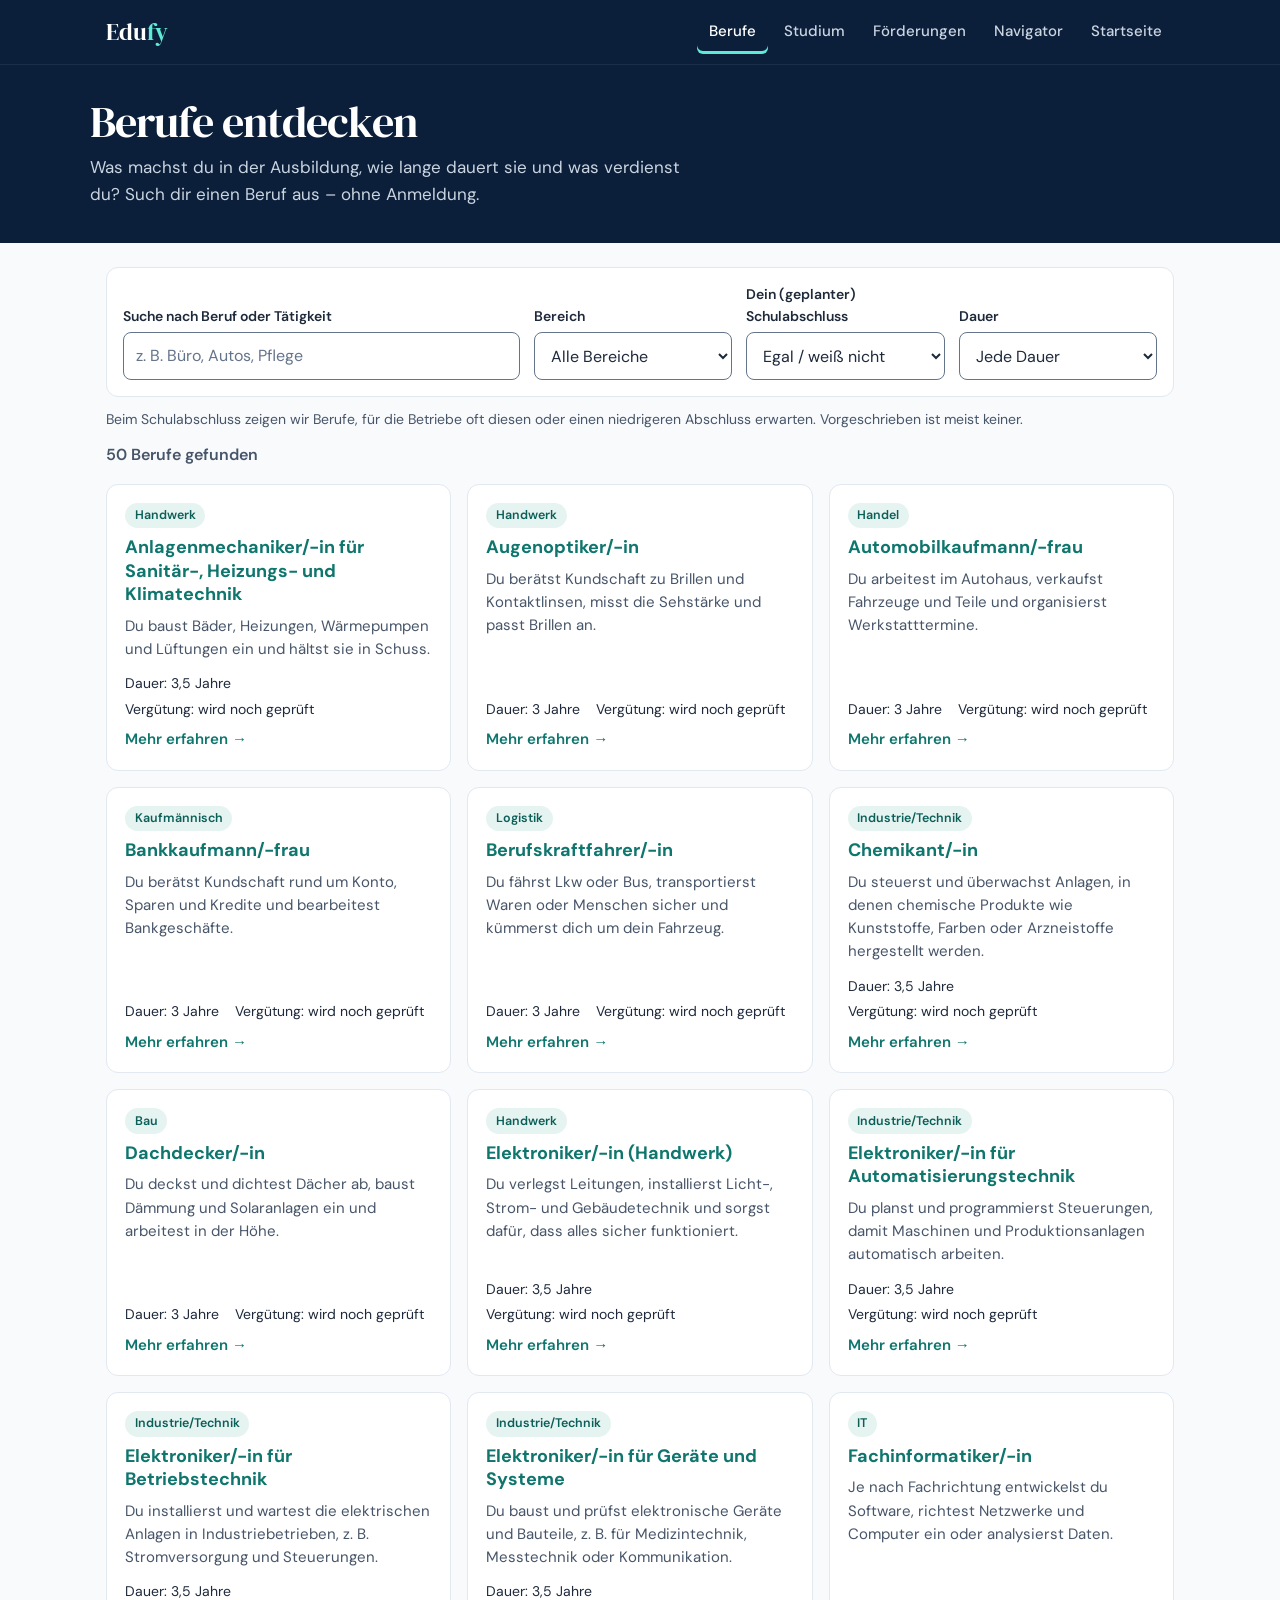
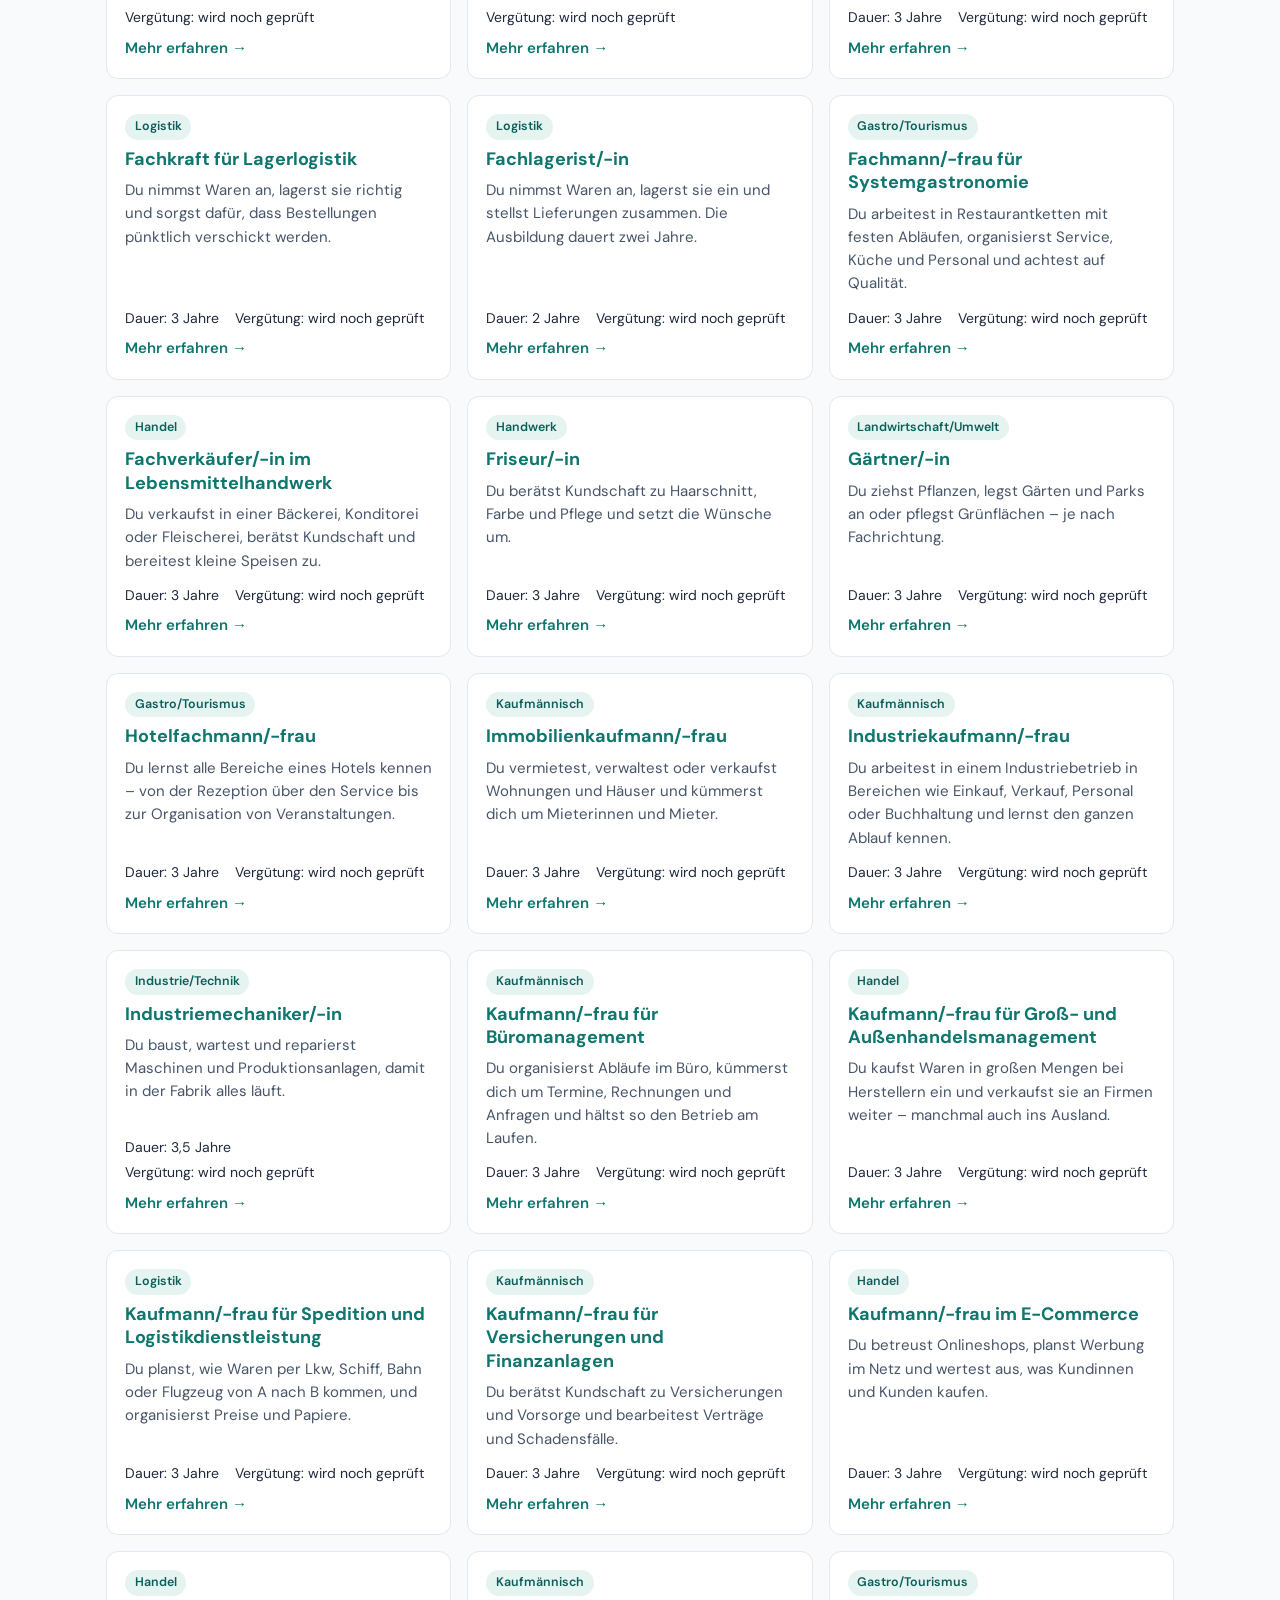
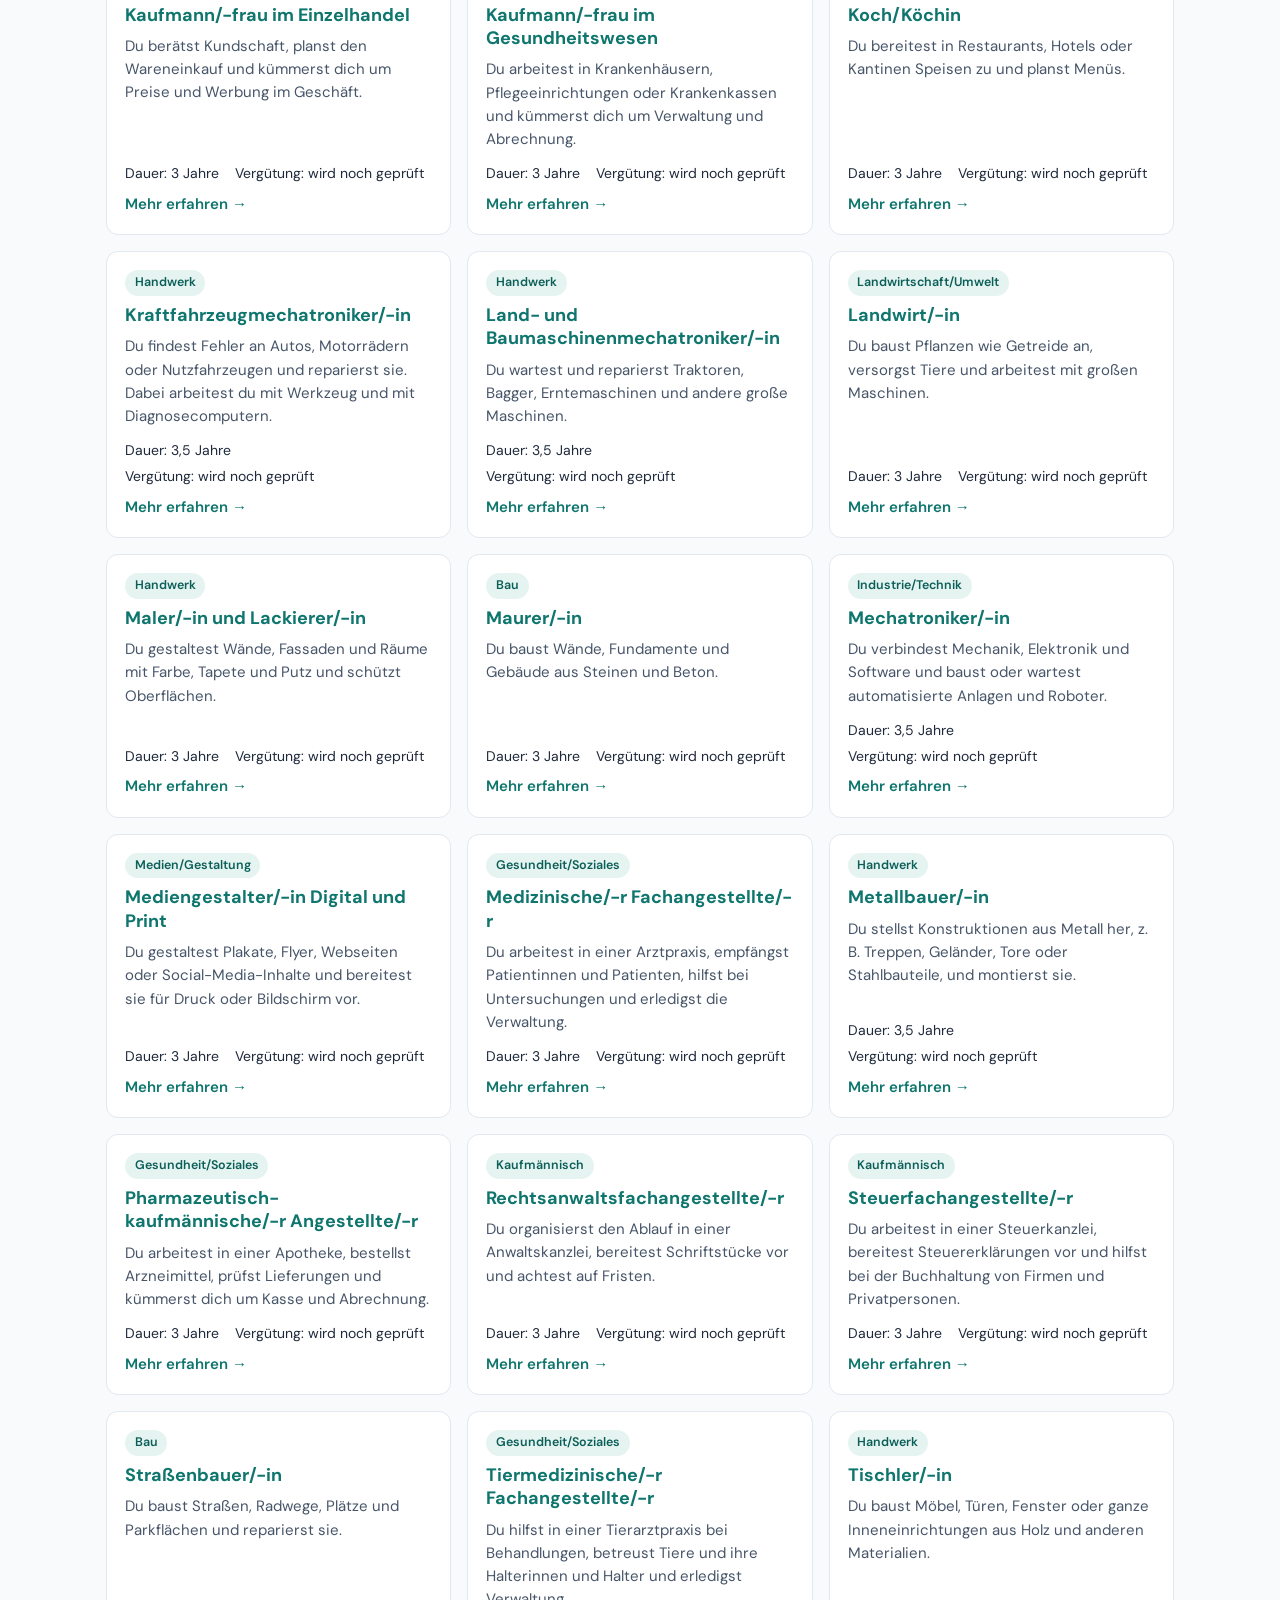
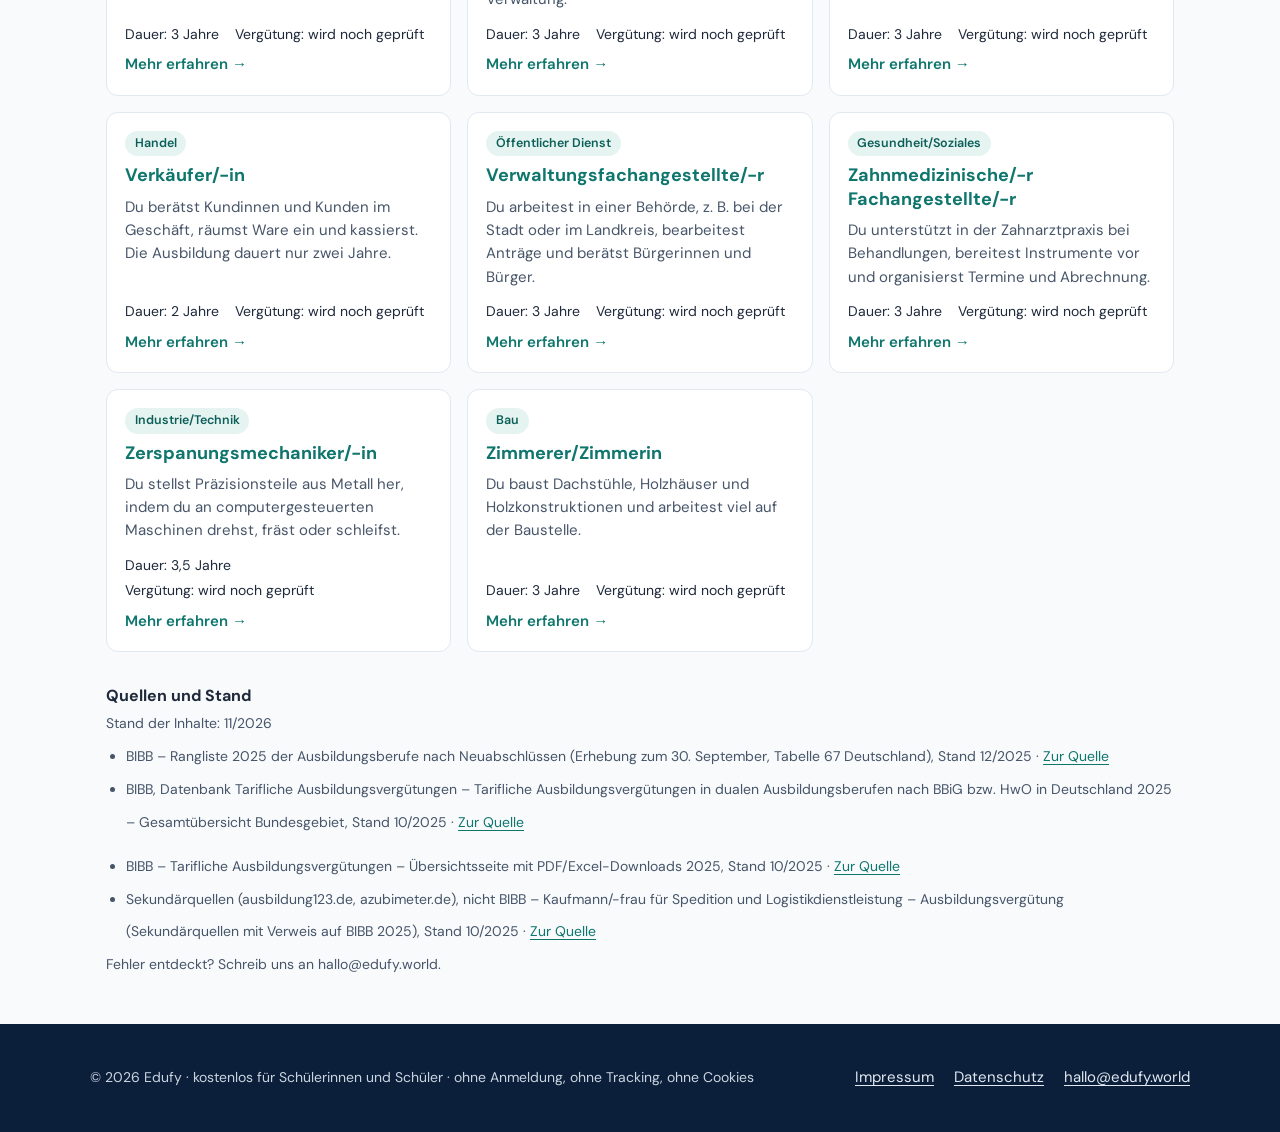
<file: berufe.html>
<!DOCTYPE html>
<html lang="de" class="no-js">
<head>
  <meta charset="UTF-8" />
  <meta name="viewport" content="width=device-width, initial-scale=1.0" />
  <meta http-equiv="Content-Security-Policy" content="default-src 'self'; script-src 'self' 'unsafe-inline'; style-src 'self' 'unsafe-inline'; img-src 'self' data:; font-src 'self'; connect-src 'self'; object-src 'none'; base-uri 'self'; form-action 'none'" />
  <meta name="referrer" content="no-referrer" />
  <script>document.documentElement.className = document.documentElement.className.replace('no-js', 'js');</script>
  <title>Berufe entdecken – Ausbildungen mit Vergütung | Edufy</title>
  <meta name="description" content="Ausbildungsberufe entdecken: Tätigkeiten, Dauer, Ausbildungsvergütung je Lehrjahr und Aufstiegswege. Kostenlos und ohne Anmeldung." />
  <meta name="robots" content="index, follow" />
  <link rel="canonical" href="https://edufy.world/berufe.html" />
  <meta name="theme-color" content="#0B1F3A" />
  <link rel="icon" href="favicon.svg" type="image/svg+xml" />
  <link rel="preload" href="fonts/dm-sans-latin-opsz-normal.woff2" as="font" type="font/woff2" crossorigin />
  <link rel="stylesheet" href="fonts/fonts.css" />
  <!-- Gemeinsame Content-Optik (identisch in berufe/studium/foerderungen/navigator.html; Farben aus index.html) -->
  <style>
    *, *::before, *::after { box-sizing: border-box; margin: 0; padding: 0; }
    :root {
      --navy:#0B1F3A; --teal:#0D9488; --teall:#5EEAD4;
      --white:#FFFFFF; --off:#F8FAFC; --slate:#64748B; --dark:#1E293B; --border:#E2E8F0;
      --teal-dark:#0B7A70; --teal-darker:#095E57; --teal-text:#0F766E;
      --gold-text:#B45309; --green-text:#047857; --coral-dark:#BE123C;
      --slate-text:#475569; /* Grauer Text auf hellem Grund (7:1) */
      --slate-light:#94A3B8; --focus:#0B1F3A;
    }
    html { scroll-behavior: smooth; -webkit-text-size-adjust:100%; }
    body { font-family:'DM Sans', sans-serif; background:var(--off); color:var(--dark); line-height:1.55; overflow-x:hidden; min-height:100vh; display:flex; flex-direction:column; }
    main { flex:1; width:100%; }
    [hidden] { display:none !important; }
    h1, h2, h3, p, li, td, th, a, label, legend, span { overflow-wrap:break-word; hyphens:auto; }
    :focus-visible { outline:3px solid var(--focus); outline-offset:2px; }
    .site-header, .site-footer, .skip-link { --focus:#FDE68A; }
    .skip-link { position:absolute; left:1rem; top:-100px; z-index:1000; background:var(--navy); color:var(--white); padding:.75rem 1rem; border-radius:6px; font-weight:600; text-decoration:none; }
    .skip-link:focus { top:.5rem; }
    .visually-hidden { position:absolute!important; width:1px; height:1px; padding:0; margin:-1px; overflow:hidden; clip:rect(0,0,0,0); white-space:nowrap; border:0; }

    /* Header */
    .site-header { background:var(--navy); position:sticky; top:0; z-index:50; border-bottom:1px solid rgba(255,255,255,.07); }
    .site-nav { max-width:1100px; margin:0 auto; min-height:64px; padding:0 1rem; display:flex; align-items:center; gap:1rem; }
    .nav-logo { font-family:'DM Serif Display',serif; font-size:1.5rem; color:var(--white); text-decoration:none; display:inline-flex; align-items:center; min-height:44px; }
    .nav-logo span { color:var(--teall); }
    .nav-links { display:flex; gap:.25rem; margin-left:auto; list-style:none; flex-wrap:wrap; }
    .nav-links a { color:#CBD5E1; text-decoration:none; font-size:.9375rem; font-weight:500; display:inline-flex; align-items:center; min-height:44px; padding:0 .75rem; border-radius:6px; }
    .nav-links a:hover { color:var(--white); background:rgba(255,255,255,.06); }
    .nav-links a[aria-current="page"] { color:var(--white); box-shadow:inset 0 -3px 0 var(--teall); }
    .nav-toggle { display:none; margin-left:auto; width:44px; height:44px; border-radius:8px; cursor:pointer; background:transparent; border:1px solid rgba(255,255,255,.3); color:var(--white); align-items:center; justify-content:center; }
    .nav-toggle-bars, .nav-toggle-bars::before, .nav-toggle-bars::after { display:block; width:20px; height:2px; background:currentColor; border-radius:1px; position:relative; transition:transform .2s; }
    .nav-toggle-bars::before, .nav-toggle-bars::after { content:''; position:absolute; left:0; }
    .nav-toggle-bars::before { top:-6px; } .nav-toggle-bars::after { top:6px; }
    .nav-toggle[aria-expanded="true"] .nav-toggle-bars { background:transparent; }
    .nav-toggle[aria-expanded="true"] .nav-toggle-bars::before { transform:translateY(6px) rotate(45deg); }
    .nav-toggle[aria-expanded="true"] .nav-toggle-bars::after { transform:translateY(-6px) rotate(-45deg); }
    @media (max-width:820px) {
      .js .nav-toggle { display:inline-flex; }
      .js .nav-links { display:none; position:absolute; top:64px; left:0; right:0; flex-direction:column; gap:0; background:var(--navy); padding:.25rem 1rem 1rem; box-shadow:0 16px 32px rgba(0,0,0,.35); border-bottom:1px solid rgba(255,255,255,.12); }
      .js .nav-links.open { display:flex; }
      .js .nav-links a { display:flex; min-height:48px; font-size:1rem; border-bottom:1px solid rgba(255,255,255,.08); border-radius:0; }
      .js .nav-links a[aria-current="page"] { box-shadow:inset 4px 0 0 var(--teall); }
    }

    /* Seitenkopf */
    .page-hero { background:var(--navy); color:var(--white); padding:2rem 1rem 2.25rem; }
    .page-hero-inner { max-width:1100px; margin:0 auto; }
    .page-hero h1 { font-family:'DM Serif Display',serif; font-weight:400; font-size:clamp(1.9rem,6vw,2.75rem); line-height:1.12; letter-spacing:-.02em; margin-bottom:.5rem; }
    .page-hero p { color:#CBD5E1; font-size:1.0625rem; max-width:620px; }
    .wrap { max-width:1100px; margin:0 auto; padding:1.5rem 1rem 3rem; }

    /* Hinweise */
    .notice { border-radius:10px; padding:1rem 1.125rem; margin:0 0 1.25rem; border:1px solid var(--border); background:var(--white); font-size:.9375rem; }
    .notice strong { display:block; margin-bottom:.15rem; }
    .notice-info { background:#EFF6FF; border-color:#BFDBFE; color:#1E3A8A; }
    .notice-warn { background:#FFFBEB; border-color:#FCD34D; color:#78350F; }
    .notice-demo { background:#FEF3C7; border:2px dashed #B45309; color:#78350F; }
    .notice a { color:inherit; }

    /* Formularelemente */
    .filters { background:var(--white); border:1px solid var(--border); border-radius:12px; padding:1rem; display:grid; gap:.875rem; grid-template-columns:1fr; margin-bottom:1rem; }
    @media (min-width:760px) { .filters { grid-template-columns:2fr 1fr 1fr 1fr; align-items:end; } .filters.f3 { grid-template-columns:2fr 1fr 1fr; } }
    .field label, .field-label { display:block; font-weight:600; font-size:.875rem; margin-bottom:.3rem; color:var(--dark); }
    input[type="search"], select { width:100%; min-height:48px; font:inherit; font-size:1rem; color:var(--dark); background:var(--white); border:1.5px solid #64748B; border-radius:8px; padding:.5rem .75rem; }
    select { appearance:auto; }
    input[type="search"]:focus-visible, select:focus-visible { outline:3px solid var(--focus); outline-offset:1px; border-color:var(--navy); }
    .filter-bar { display:flex; align-items:center; justify-content:space-between; gap:.75rem; flex-wrap:wrap; margin:0 0 1rem; }
    .result-count { font-weight:600; color:var(--slate-text); }
    .btn { display:inline-flex; align-items:center; justify-content:center; gap:.4rem; min-height:44px; padding:.5rem 1.125rem; border-radius:8px; font:inherit; font-weight:600; font-size:.9375rem; cursor:pointer; text-decoration:none; border:1.5px solid transparent; transition:background .2s; }
    .btn-primary { background:var(--teal-dark); color:var(--white); }
    .btn-primary:hover { background:var(--teal-darker); }
    .btn-secondary { background:var(--white); color:var(--teal-text); border-color:var(--teal-text); }
    .btn-secondary:hover { background:#F0FDFA; }
    .btn-link { background:transparent; color:var(--teal-text); padding-left:0; padding-right:0; text-decoration:underline; text-underline-offset:3px; border:0; }

    /* Karten */
    .grid { display:grid; gap:1rem; grid-template-columns:1fr; list-style:none; }
    @media (min-width:640px) { .grid { grid-template-columns:repeat(2,1fr); } }
    @media (min-width:1000px) { .grid { grid-template-columns:repeat(3,1fr); } }
    .card { background:var(--white); border:1px solid var(--border); border-radius:12px; padding:1.125rem; display:flex; flex-direction:column; gap:.5rem; min-width:0; position:relative; }
    .card:hover { border-color:#99F6E4; box-shadow:0 6px 20px rgba(11,31,58,.07); }
    .card h2, .card h3 { font-size:1.125rem; line-height:1.3; color:var(--navy); }
    .card h2 a, .card h3 a { color:inherit; text-decoration:none; }
    .card h2 a::after, .card h3 a::after { content:''; position:absolute; inset:0; border-radius:12px; }
    .card h2 a:focus-visible, .card h3 a:focus-visible { outline:none; }
    .card:focus-within { outline:3px solid var(--focus); outline-offset:2px; }
    .card p { color:var(--slate-text); font-size:.9375rem; }
    .card-meta { display:flex; flex-wrap:wrap; gap:.375rem; }
    .card-facts { display:flex; flex-wrap:wrap; gap:.25rem 1rem; font-size:.875rem; color:var(--dark); margin-top:auto; padding-top:.25rem; }
    .card-facts span { white-space:nowrap; }
    .card-more { color:var(--teal-text); font-weight:600; font-size:.9375rem; }
    .chip { display:inline-block; font-size:.78rem; font-weight:600; padding:.2rem .6rem; border-radius:100px; background:#E6F4F1; color:#0B5F58; }
    .chip-alt { background:#EEF2FF; color:#3730A3; }
    .chip-warn { background:#FEF3C7; color:#78350F; }
    .empty { background:var(--white); border:1px dashed #94A3B8; border-radius:12px; padding:1.5rem; text-align:center; color:var(--slate-text); }

    /* Detail */
    .back { margin-bottom:1rem; }
    .detail { background:var(--white); border:1px solid var(--border); border-radius:14px; padding:1.25rem; }
    @media (min-width:760px) { .detail { padding:2rem; } }
    .detail h1 { font-family:'DM Serif Display',serif; font-weight:400; font-size:clamp(1.6rem,5.5vw,2.25rem); line-height:1.15; color:var(--navy); margin:.5rem 0; }
    .detail h1:focus { outline:none; }
    .detail h1:focus-visible { outline:3px solid var(--focus); }
    .detail h2 { font-size:1.125rem; color:var(--navy); margin:1.5rem 0 .5rem; }
    .detail p, .detail li { font-size:1rem; }
    .detail ul { padding-left:1.25rem; }
    .detail li { margin:.2rem 0; }
    .lead { font-size:1.0625rem !important; color:var(--dark); }
    .facts { display:grid; grid-template-columns:1fr; gap:.5rem; margin:1rem 0; }
    @media (min-width:640px) { .facts { grid-template-columns:repeat(3,1fr); } }
    .fact { background:var(--off); border-radius:10px; padding:.75rem .875rem; }
    .fact-k { display:block; font-size:.8125rem; color:var(--slate-text); font-weight:600; }
    .fact-v { display:block; font-weight:700; color:var(--navy); }
    .table-wrap { overflow-x:auto; }
    table { border-collapse:collapse; width:100%; max-width:460px; font-size:.9375rem; }
    caption { text-align:left; font-weight:600; padding-bottom:.4rem; color:var(--dark); }
    th, td { text-align:left; padding:.55rem .75rem; border-bottom:1px solid var(--border); }
    th { background:var(--off); font-weight:600; }
    td.num { text-align:right; font-variant-numeric:tabular-nums; white-space:nowrap; }
    .pending { color:var(--gold-text); font-weight:600; }
    .small { font-size:.875rem !important; color:var(--slate-text); }
    .source { font-size:.875rem; color:var(--slate-text); margin-top:.5rem; }
    .source a, .detail a, .wrap a:not(.btn):not(.card-link) { color:var(--teal-text); text-underline-offset:3px; }
    .dqr { display:inline-block; min-width:3.5rem; text-align:center; font-size:.78rem; font-weight:700; background:var(--navy); color:var(--white); border-radius:6px; padding:.1rem .4rem; margin-right:.4rem; }
    .link-list { list-style:none; padding:0 !important; display:flex; flex-wrap:wrap; gap:.5rem; }
    .link-list a { display:inline-flex; align-items:center; min-height:44px; padding:.25rem .875rem; border:1.5px solid var(--teal-text); border-radius:100px; text-decoration:none; font-weight:600; font-size:.9375rem; }
    .link-list a:hover { background:#F0FDFA; }
    .sources-box { margin-top:2rem; font-size:.875rem; color:var(--slate-text); }
    .sources-box h2 { font-size:1rem; color:var(--dark); margin-bottom:.25rem; }
    .sources-box ul { padding-left:1.25rem; }

    /* Footer */
    .site-footer { background:var(--navy); color:#CBD5E1; padding:2rem 1rem; margin-top:auto; }
    .footer-inner { max-width:1100px; margin:0 auto; display:flex; flex-wrap:wrap; gap:1rem 2rem; align-items:center; justify-content:space-between; }
    .footer-inner p { font-size:.875rem; }
    .footer-links { display:flex; flex-wrap:wrap; gap:0 1.25rem; list-style:none; }
    .footer-links a { color:#E2E8F0; display:inline-flex; align-items:center; min-height:44px; font-size:.9375rem; text-underline-offset:3px; }
    .footer-links a:hover { color:var(--white); }

    @media (prefers-reduced-motion: reduce) {
      html { scroll-behavior:auto; }
      *, *::before, *::after { animation-duration:.01ms !important; animation-iteration-count:1 !important; transition-duration:.01ms !important; scroll-behavior:auto !important; }
    }
    input::placeholder { color:#64748B; opacity:1; }
    .grid > .empty { grid-column:1 / -1; }
    .page-hero[hidden] { display:none !important; }
    .share { display:flex; flex-wrap:wrap; align-items:center; gap:.75rem; margin-top:1.75rem; padding-top:1.25rem; border-top:1px solid var(--border); }
    .detail ul.plain { list-style:none; padding-left:0; }
    .detail ul.plain li { margin:.4rem 0; }
    .grid > li > .card { height:100%; }
    .source a, .sources-box a, .small a, .empty a { display:inline-flex; align-items:center; min-height:44px; }
    .hint { margin:-.25rem 0 .75rem; }
  </style>
</head>
<body>
<a class="skip-link" href="#main">Zum Inhalt springen</a>
<header class="site-header">
  <nav class="site-nav" aria-label="Hauptnavigation">
    <a href="index.html" class="nav-logo" aria-label="Edufy – zur Startseite">Edu<span>fy</span></a>
    <button type="button" class="nav-toggle" aria-expanded="false" aria-controls="nav-menu">
      <span class="nav-toggle-bars" aria-hidden="true"></span><span class="visually-hidden">Menü</span>
    </button>
    <ul class="nav-links" id="nav-menu">
      <li><a href="berufe.html" data-keep-qs aria-current="page">Berufe</a></li>
      <li><a href="studium.html" data-keep-qs>Studium</a></li>
      <li><a href="foerderungen.html" data-keep-qs>Förderungen</a></li>
      <li><a href="navigator.html" data-keep-qs>Navigator</a></li>
      <li><a href="index.html">Startseite</a></li>
    </ul>
  </nav>
</header>

<main id="main" tabindex="-1">
<div class="page-hero" id="hero">
  <div class="page-hero-inner">
    <h1>Berufe entdecken</h1>
    <p>Was machst du in der Ausbildung, wie lange dauert sie und was verdienst du? Such dir einen Beruf aus – ohne Anmeldung.</p>
  </div>
</div>
<div class="wrap">
  <div id="list-view">
    <form class="filters" id="filters" role="search" aria-label="Berufe durchsuchen und filtern">
      <div class="field">
        <label for="q">Suche nach Beruf oder Tätigkeit</label>
        <input type="search" id="q" name="q" placeholder="z. B. Büro, Autos, Pflege" autocomplete="off" enterkeyhint="search" />
      </div>
      <div class="field">
        <label for="f-bereich">Bereich</label>
        <select id="f-bereich" name="bereich" autocomplete="off"><option value="">Alle Bereiche</option></select>
      </div>
      <div class="field">
        <label for="f-abschluss">Dein (geplanter) Schulabschluss</label>
        <select id="f-abschluss" name="abschluss" autocomplete="off" aria-describedby="abschluss-hint"><option value="">Egal / weiß nicht</option></select>
      </div>
      <div class="field">
        <label for="f-dauer">Dauer</label>
        <select id="f-dauer" name="dauer" autocomplete="off"><option value="">Jede Dauer</option></select>
      </div>
    </form>
    <p class="small hint" id="abschluss-hint">Beim Schulabschluss zeigen wir Berufe, für die Betriebe oft diesen oder einen niedrigeren Abschluss erwarten. Vorgeschrieben ist meist keiner.</p>
    <div class="filter-bar">
      <p class="result-count" id="count" aria-live="polite"></p>
      <button type="button" class="btn btn-link" id="reset" hidden>Filter zurücksetzen</button>
    </div>
    <div id="notfound" class="notice notice-warn" role="status" hidden></div>
    <div id="status-box" hidden></div>
    <ul class="grid" id="list"></ul>
    <div id="sources"></div>
  </div>
  <div id="detail-view" hidden></div>
</div>

</main>

<footer class="site-footer">
  <div class="footer-inner">
    <p>© <span data-year>2026</span> Edufy · kostenlos für Schülerinnen und Schüler · ohne Anmeldung, ohne Tracking, ohne Cookies</p>
    <ul class="footer-links">
      <li><a href="impressum.html">Impressum</a></li>
      <li><a href="datenschutz.html">Datenschutz</a></li>
      <li><a href="mailto:hallo@edufy.world">hallo@edufy.world</a></li>
    </ul>
  </div>
</footer>

<script>
/* Gemeinsame Hilfsfunktionen der Content-Seiten (identisch in berufe/studium/foerderungen/navigator.html).
   Regeln: keine Template-Literals mit Regex (CLAUDE.md Regel 3), Daten nur per textContent ins DOM,
   nichts wird gespeichert oder gesendet (kein Cookie, kein Storage, kein Tracking). */
var Edufy = (function () {
  'use strict';
  var params = new URLSearchParams(window.location.search);
  var BEISPIEL = params.get('beispiel') === '1';
  var QS = BEISPIEL ? '?beispiel=1' : '';
  var BEREICHE = ['Kaufmännisch', 'Handwerk', 'Industrie/Technik', 'IT', 'Gesundheit/Soziales', 'Gastro/Tourismus',
    'Handel', 'Bau', 'Logistik', 'Medien/Gestaltung', 'Öffentlicher Dienst', 'Landwirtschaft/Umwelt'];
  var DIACRITICS = /[̀-ͯ]/g;
  var ID_PATTERN = /^[a-z0-9]+(-[a-z0-9]+)*$/;
  var euro = new Intl.NumberFormat('de-DE', { style: 'currency', currency: 'EUR', maximumFractionDigits: 0 });
  var dec = new Intl.NumberFormat('de-DE', { maximumFractionDigits: 1 });

  function str(v) { return (v === null || v === undefined) ? '' : String(v); }
  function arr(v) { return Array.isArray(v) ? v : []; }
  function isNum(v) { return typeof v === 'number' && isFinite(v); }
  function isId(v) { return typeof v === 'string' && ID_PATTERN.test(v); }
  function norm(v) {
    return str(v).toLocaleLowerCase('de-DE').split('ß').join('ss').normalize('NFD').replace(DIACRITICS, '').trim();
  }

  /* DOM-Helfer: Text immer über textContent, nie über innerHTML */
  function el(tag, opts, children) {
    var node = document.createElement(tag);
    var o = opts || {};
    Object.keys(o).forEach(function (k) {
      if (k === 'text') { node.textContent = str(o.text); }
      else if (k === 'class') { node.className = o[k]; }
      else if (k === 'hidden') { node.hidden = !!o[k]; }
      else if (o[k] !== null && o[k] !== undefined && o[k] !== false) { node.setAttribute(k, o[k] === true ? '' : String(o[k])); }
    });
    arr(children).forEach(function (c) {
      if (c === null || c === undefined || c === false) { return; }
      node.appendChild(typeof c === 'string' ? document.createTextNode(c) : c);
    });
    return node;
  }
  function clear(node) { while (node.firstChild) { node.removeChild(node.firstChild); } }

  /* Nur https-Links aus den Daten zulassen */
  function safeUrl(u) {
    try {
      var x = new URL(str(u));
      if (x.protocol === 'https:') { return x.href; }
    } catch (e) { /* ungültig */ }
    return '';
  }
  function externalLink(url, text, cls) {
    var href = safeUrl(url);
    if (!href) { return null; }
    return el('a', { href: href, target: '_blank', rel: 'noopener noreferrer', class: cls || null }, [
      text, el('span', { class: 'visually-hidden', text: ' (öffnet eine neue Seite)' })
    ]);
  }

  function formatEuro(n) { return isNum(n) ? euro.format(n) : ''; }
  function yearsText(months) {
    if (!isNum(months) || months <= 0) { return ''; }
    var y = months / 12;
    return dec.format(y) + (y === 1 ? ' Jahr' : ' Jahre');
  }
  function durationText(months) {
    var y = yearsText(months);
    return y ? y + ' (' + months + ' Monate)' : '';
  }
  function standText(s) {
    var p = str(s).split('-');
    if (p.length >= 2 && p[0].length === 4) { return p[1] + '/' + p[0]; }
    return str(s);
  }

  /* Quellenzeile: „Quelle: BIBB – Titel, Stand 10/2025“ + Link */
  function sourceNode(q, prefix) {
    if (!q || typeof q !== 'object' || (!q.titel && !q.herausgeber)) { return null; }
    var parts = [];
    if (q.herausgeber) { parts.push(str(q.herausgeber)); }
    if (q.titel) { parts.push(str(q.titel)); }
    var text = (prefix === undefined ? 'Quelle: ' : prefix) + parts.join(' – ') + (q.stand ? ', Stand ' + standText(q.stand) : '');
    var p = el('p', { class: 'source' }, [text]);
    var a = externalLink(q.url, 'Zur Quelle', null);
    if (a) { p.appendChild(document.createTextNode(' · ')); p.appendChild(a); }
    return p;
  }
  function sourcesBox(data) {
    var qs = arr(data && data.quellen);
    var box = el('section', { class: 'sources-box', 'aria-labelledby': 'quellen-h' }, [
      el('h2', { id: 'quellen-h', text: 'Quellen und Stand' }),
      data && data.stand ? el('p', { text: 'Stand der Inhalte: ' + standText(data.stand) }) : null
    ]);
    if (qs.length) {
      var ul = el('ul');
      qs.forEach(function (q) { var s = sourceNode(q, ''); if (s) { ul.appendChild(el('li', null, Array.prototype.slice.call(s.childNodes))); } });
      box.appendChild(ul);
    }
    box.appendChild(el('p', { text: 'Fehler entdeckt? Schreib uns an hallo@edufy.world.' }));
    return box;
  }

  function pageUrl(page, id) { return page + QS + (id ? '#' + encodeURIComponent(id) : ''); }
  function hashId() {
    var h = window.location.hash.slice(1);
    try { h = decodeURIComponent(h); } catch (e) { return ''; }
    return isId(h) ? h : '';
  }

  /* Lädt data/<name>.json – Beispieldaten NUR mit ?beispiel=1, kein automatischer Fallback */
  function loadJson(name) {
    var url = (BEISPIEL ? 'data/_beispiel/' : 'data/') + name + '.json';
    return fetch(url, { cache: 'no-cache', credentials: 'same-origin' }).then(function (r) {
      if (!r.ok) { throw new Error('HTTP ' + r.status); }
      return r.json();
    });
  }
  function unavailable(container, what) {
    clear(container);
    container.hidden = false;
    container.appendChild(el('div', { class: 'empty', role: 'status' }, [
      el('p', null, [el('strong', { text: 'Hier kommt bald mehr.' })]),
      el('p', { text: 'Die ' + what + ' werden gerade vorbereitet und sind noch nicht online. Schau bald wieder vorbei!' }),
      el('p', { class: 'small' }, ['Fragen? Schreib uns: ', el('a', { href: 'mailto:hallo@edufy.world', text: 'hallo@edufy.world' })])
    ]));
  }

  function initChrome() {
    var y = document.querySelectorAll('[data-year]');
    for (var i = 0; i < y.length; i++) { y[i].textContent = String(new Date().getFullYear()); }
    if (BEISPIEL) {
      var keep = document.querySelectorAll('a[data-keep-qs]');
      for (var k = 0; k < keep.length; k++) { keep[k].setAttribute('href', keep[k].getAttribute('href') + QS); }
      var main = document.getElementById('main');
      main.insertBefore(el('div', { class: 'wrap', style: 'padding-bottom:0' }, [
        el('div', { class: 'notice notice-demo', role: 'note' }, [
          el('strong', { text: 'Beispieldaten – nur für die Entwicklung' }),
          'Du siehst Testdaten aus data/_beispiel/. Die Angaben sind nicht echt und nicht geprüft.'
        ])
      ]), main.firstChild);
    }
    var toggle = document.querySelector('.nav-toggle');
    var menu = document.getElementById('nav-menu');
    if (!toggle || !menu) { return; }
    function setMenu(open, focusBack) {
      toggle.setAttribute('aria-expanded', open ? 'true' : 'false');
      menu.classList.toggle('open', open);
      if (!open && focusBack) { toggle.focus(); }
    }
    toggle.addEventListener('click', function () { setMenu(toggle.getAttribute('aria-expanded') !== 'true', false); });
    document.addEventListener('keydown', function (e) {
      if (e.key === 'Escape' && toggle.getAttribute('aria-expanded') === 'true') { setMenu(false, true); }
    });
    window.matchMedia('(min-width: 821px)').addEventListener('change', function (mq) { if (mq.matches) { setMenu(false, false); } });
  }
  initChrome();

  return {
    BEISPIEL: BEISPIEL, QS: QS, BEREICHE: BEREICHE,
    str: str, arr: arr, isNum: isNum, isId: isId, norm: norm, el: el, clear: clear,
    safeUrl: safeUrl, externalLink: externalLink, formatEuro: formatEuro, yearsText: yearsText,
    durationText: durationText, standText: standText, sourceNode: sourceNode, sourcesBox: sourcesBox,
    pageUrl: pageUrl, hashId: hashId, loadJson: loadJson, unavailable: unavailable
  };
})();
</script>
<script>
(function () {
  'use strict';
  var E = Edufy, el = E.el;
  function $(id) { return document.getElementById(id); }
  var hero = $('hero'), listView = $('list-view'), detailView = $('detail-view'), list = $('list'), count = $('count');
  var form = $('filters'), fQ = $('q'), fBereich = $('f-bereich'), fAbschluss = $('f-abschluss'), fDauer = $('f-dauer');
  var resetBtn = $('reset'), notfound = $('notfound');
  var DAUER = [
    { v: 'bis24', label: 'bis 2 Jahre', test: function (m) { return m <= 24; } },
    { v: 'bis36', label: 'mehr als 2 bis 3 Jahre', test: function (m) { return m > 24 && m <= 36; } },
    { v: 'ueber36', label: 'mehr als 3 Jahre', test: function (m) { return m > 36; } }
  ];
  /* Schulabschluss-Filter: Stufe aus dem Freitext „schulabschluss_typisch“ (niedrigste genannte Stufe) */
  var ABSCHLUSS = [
    { v: 1, label: 'Hauptschulabschluss (erster Schulabschluss)', keys: ['hauptschul', 'erster schulabschluss', 'erster allgemeinbildender'] },
    { v: 2, label: 'Mittlerer Schulabschluss', keys: ['mittler', 'realschulabschluss'] },
    { v: 3, label: 'Abitur oder Fachhochschulreife', keys: ['abitur', 'hochschulreife'] }
  ];
  function levelOf(b) {
    var t = E.norm(b.schulabschluss_typisch), lvl = 0;
    ABSCHLUSS.forEach(function (a) {
      if (!lvl && a.keys.some(function (k) { return t.indexOf(k) !== -1; })) { lvl = a.v; }
    });
    return lvl;
  }
  var berufe = [], byId = {}, searchText = {}, lastScroll = 0, lastId = '';
  var baseTitle = document.title;

  count.textContent = 'Berufe werden geladen …';
  E.loadJson('berufe').then(init, fail);

  function fail() {
    form.hidden = true; count.textContent = ''; resetBtn.hidden = true;
    list.hidden = true;
    E.unavailable(document.getElementById('status-box'), 'Berufe');
  }
  function payFirst(b) {
    var v = b.verguetung || {};
    return (v.geprueft === true && E.isNum(v.jahr1)) ? E.formatEuro(v.jahr1) : '';
  }
  function addOptions(select, items) {
    items.forEach(function (it) { select.appendChild(el('option', { value: it.v, text: it.label })); });
  }

  function init(data) {
    berufe = E.arr(data && data.berufe).filter(function (b) { return b && E.isId(b.id) && b.name; });
    if (!berufe.length) { fail(); return; }
    berufe.sort(function (a, b) { return E.str(a.name).localeCompare(E.str(b.name), 'de'); });
    berufe.forEach(function (b) {
      byId[b.id] = b;
      searchText[b.id] = E.norm([b.name, b.kurz].concat(E.arr(b.taetigkeiten)).join(' '));
    });
    var present = {};
    berufe.forEach(function (b) { if (b.bereich) { present[b.bereich] = true; } });
    var bereiche = E.BEREICHE.filter(function (x) { return present[x]; });
    Object.keys(present).sort().forEach(function (x) { if (bereiche.indexOf(x) === -1) { bereiche.push(x); } });
    addOptions(fBereich, bereiche.map(function (x) { return { v: x, label: x }; }));
    addOptions(fAbschluss, ABSCHLUSS.filter(function (a) {
      return berufe.some(function (b) { return levelOf(b) <= a.v; });
    }).map(function (a) { return { v: String(a.v), label: a.label }; }));
    addOptions(fDauer, DAUER.filter(function (d) {
      return berufe.some(function (b) { return E.isNum(b.dauer_monate) && d.test(b.dauer_monate); });
    }));

    form.addEventListener('submit', function (e) { e.preventDefault(); fQ.blur(); });
    fQ.addEventListener('input', render);
    [fBereich, fAbschluss, fDauer].forEach(function (s) { s.addEventListener('change', render); });
    resetBtn.addEventListener('click', function () {
      fQ.value = ''; fBereich.value = ''; fAbschluss.value = ''; fDauer.value = '';
      render(); fQ.focus();
    });
    $('sources').appendChild(E.sourcesBox(data));
    render();
    window.addEventListener('hashchange', route);
    route();
  }

  function render() {
    var words = E.norm(fQ.value).split(' ').filter(Boolean);
    var dauer = DAUER.filter(function (d) { return d.v === fDauer.value; })[0];
    var res = berufe.filter(function (b) {
      if (fBereich.value && b.bereich !== fBereich.value) { return false; }
      if (fAbschluss.value && levelOf(b) > Number(fAbschluss.value)) { return false; }
      if (dauer && !(E.isNum(b.dauer_monate) && dauer.test(b.dauer_monate))) { return false; }
      return words.every(function (w) { return searchText[b.id].indexOf(w) !== -1; });
    });
    E.clear(list);
    res.forEach(function (b) { list.appendChild(card(b)); });
    if (!res.length) {
      list.appendChild(el('li', { class: 'empty', text: 'Nichts gefunden. Probier ein anderes Wort oder setz die Filter zurück.' }));
    }
    count.textContent = res.length === 1 ? '1 Beruf gefunden' : res.length + ' Berufe gefunden';
    resetBtn.hidden = !(words.length || fBereich.value || fAbschluss.value || fDauer.value);
  }

  function card(b) {
    var pay = payFirst(b);
    return el('li', { class: 'card' }, [
      b.bereich ? el('div', { class: 'card-meta' }, [el('span', { class: 'chip', text: b.bereich })]) : null,
      el('h2', null, [el('a', { href: '#' + b.id, id: 'card-' + b.id, text: b.name })]),
      b.kurz ? el('p', { text: b.kurz }) : null,
      el('div', { class: 'card-facts' }, [
        E.isNum(b.dauer_monate) ? el('span', { text: 'Dauer: ' + E.yearsText(b.dauer_monate) }) : null,
        el('span', { text: pay ? '1. Jahr: ' + pay + ' im Monat' : 'Vergütung: wird noch geprüft' })
      ]),
      el('span', { class: 'card-more', 'aria-hidden': 'true', text: 'Mehr erfahren →' })
    ]);
  }

  function route() {
    var id = E.hashId();
    if (id && byId[id]) { showDetail(byId[id]); return; }
    var raw = window.location.hash.slice(1);
    if (raw && document.getElementById(raw)) { return; } /* z. B. Sprunglink #main */
    showList();
    if (raw) {
      notfound.hidden = false;
      notfound.textContent = 'Diesen Beruf haben wir (noch) nicht. Schau dich in der Liste um.';
    } else {
      notfound.hidden = true;
      if (window.location.href.slice(-1) === '#') { history.replaceState(null, '', window.location.pathname + window.location.search); }
    }
  }

  function showList() {
    if (detailView.hidden) { return; }
    detailView.hidden = true; E.clear(detailView);
    listView.hidden = false; hero.hidden = false;
    document.title = baseTitle;
    window.scrollTo(0, lastScroll);
    var a = lastId && $('card-' + lastId);
    if (a) { a.focus({ preventScroll: true }); }
  }

  function goList() {
    if (window.location.hash) { window.location.hash = ''; } else { showList(); }
  }

  function showDetail(b) {
    if (detailView.hidden) { lastScroll = window.scrollY; }
    lastId = b.id;
    notfound.hidden = true;
    E.clear(detailView);
    detailView.appendChild(el('div', { class: 'back' }, [
      el('button', { type: 'button', class: 'btn btn-secondary', id: 'back-btn', text: '← Alle Berufe' })
    ]));
    detailView.appendChild(buildDetail(b));
    $('back-btn').addEventListener('click', goList);
    listView.hidden = true; hero.hidden = true; detailView.hidden = false;
    document.title = b.name + ' – Berufe – Edufy';
    window.scrollTo(0, 0);
    $('detail-title').focus({ preventScroll: true });
  }

  function fact(k, v) {
    return el('div', { class: 'fact' }, [el('span', { class: 'fact-k', text: k }), el('span', { class: 'fact-v', text: v })]);
  }
  function section(title, children) {
    return el('section', null, [el('h2', { text: title })].concat(children));
  }
  function bullets(items) {
    return el('ul', null, E.arr(items).filter(Boolean).map(function (t) { return el('li', { text: t }); }));
  }

  function payTable(b) {
    var v = b.verguetung;
    if (!v || typeof v !== 'object') { return [el('p', { text: 'Dazu haben wir noch keine Angabe.' })]; }
    var ok = v.geprueft === true;
    var keys = ['jahr1', 'jahr2', 'jahr3', 'jahr4'];
    var n = 0;
    keys.forEach(function (k, i) { if (E.isNum(v[k])) { n = i + 1; } });
    if (E.isNum(b.dauer_monate)) { n = Math.max(n, Math.min(4, Math.ceil(b.dauer_monate / 12))); }
    if (!n) { return [el('p', { text: 'Dazu haben wir noch keine Angabe.' })]; }
    var rows = [];
    for (var i = 0; i < n; i++) {
      var val = v[keys[i]];
      var cell = (ok && E.isNum(val)) ? el('td', { class: 'num', text: E.formatEuro(val) })
        : el('td', { class: 'num' }, [el('span', { class: 'pending', text: ok ? 'keine Angabe' : 'wird noch geprüft' })]);
      rows.push(el('tr', null, [el('th', { scope: 'row', text: (i + 1) + '. Lehrjahr' }), cell]));
    }
    var out = [
      el('div', { class: 'table-wrap' }, [el('table', null, [
        el('caption', { text: 'Vergütung pro Monat (brutto)' }),
        el('thead', null, [el('tr', null, [el('th', { scope: 'col', text: 'Lehrjahr' }), el('th', { scope: 'col', text: 'Betrag' })])]),
        el('tbody', null, rows)
      ])]),
      el('p', { class: 'small', text: 'Tariflicher Durchschnitt – kann je Betrieb und Region abweichen.' + (v.einheit && E.norm(v.einheit).indexOf('durchschnitt') === -1 ? ' Angabe: ' + v.einheit + '.' : '') })
    ];
    if (!ok) {
      out.push(el('p', { class: 'small', text: 'Diese Werte prüfen wir gerade an der offiziellen Quelle. Bis dahin zeigen wir keine Zahl.' }));
    }
    var src = E.sourceNode(v.quelle);
    if (src) { out.push(src); }
    return out;
  }

  function buildDetail(b) {
    var pay = payFirst(b);
    var parts = [
      b.bereich ? el('div', { class: 'card-meta' }, [el('span', { class: 'chip', text: b.bereich })]) : null,
      el('h1', { id: 'detail-title', tabindex: '-1', text: b.name }),
      b.kurz ? el('p', { class: 'lead', text: b.kurz }) : null,
      el('div', { class: 'facts' }, [
        fact('Dauer', E.durationText(b.dauer_monate) || 'keine Angabe'),
        fact('Schulabschluss (typisch)', E.str(b.schulabschluss_typisch) || 'keine Angabe'),
        fact('Vergütung im 1. Jahr', pay ? pay + ' im Monat' : 'wird noch geprüft')
      ]),
      E.norm(b.schulabschluss_typisch).indexOf('rechtlich') === -1
        ? el('p', { class: 'small', text: 'Für die meisten Ausbildungen schreibt das Gesetz keinen bestimmten Schulabschluss vor. Angegeben ist, was Betriebe häufig erwarten.' }) : null
    ];
    if (E.arr(b.taetigkeiten).length) { parts.push(section('Das machst du', [bullets(b.taetigkeiten)])); }
    if (E.arr(b.staerken).length) { parts.push(section('Das hilft dir', [bullets(b.staerken)])); }
    parts.push(section('Ausbildungsvergütung', payTable(b)));
    var auf = E.arr(b.aufstieg).filter(function (a) { return a && a.abschluss; });
    if (auf.length) {
      parts.push(section('Aufstieg: So kann es weitergehen', [
        el('ul', { class: 'plain' }, auf.map(function (a) {
          return el('li', null, [E.isNum(a.dqr) ? el('span', { class: 'dqr', text: 'DQR ' + a.dqr }) : null, E.str(a.abschluss)]);
        })),
        el('p', { class: 'small', text: 'DQR = Deutscher Qualifikationsrahmen, Stufe 1 bis 8. Zum Vergleich: Meister/-in und Bachelor liegen beide auf Stufe 6.' })
      ]));
    }
    var sim = E.arr(b.aehnlich).filter(function (id) { return id !== b.id && byId[id]; });
    if (sim.length) {
      parts.push(section('Ähnliche Berufe', [el('ul', { class: 'link-list' }, sim.map(function (id) {
        return el('li', null, [el('a', { href: '#' + id, text: byId[id].name })]);
      }))]));
    }
    parts.push(section('Weiterdenken', [el('ul', { class: 'link-list' }, [
      el('li', null, [el('a', { href: E.pageUrl('studium.html'), text: 'Studium vergleichen' })]),
      el('li', null, [el('a', { href: E.pageUrl('navigator.html'), text: 'Welcher Weg passt zu mir?' })]),
      el('li', null, [el('a', { href: E.pageUrl('foerderungen.html'), text: 'Förderungen für Azubis' })])
    ])]));
    parts.push(shareBox(b.name));
    return el('article', { class: 'detail', 'aria-labelledby': 'detail-title' }, parts);
  }

  function shareBox(name) {
    var status = el('span', { class: 'small', role: 'status' });
    var btn = el('button', { type: 'button', class: 'btn btn-secondary', text: 'Link teilen' });
    btn.addEventListener('click', function () {
      var url = window.location.href;
      if (navigator.share) { navigator.share({ title: name + ' – Edufy', url: url }).catch(function () {}); return; }
      if (navigator.clipboard && navigator.clipboard.writeText) {
        navigator.clipboard.writeText(url).then(function () { status.textContent = 'Link kopiert.'; },
          function () { status.textContent = 'Kopiere den Link aus der Adresszeile.'; });
      } else { status.textContent = 'Kopiere den Link aus der Adresszeile.'; }
    });
    return el('div', { class: 'share' }, [btn, status]);
  }
})();
</script>
</body>
</html>
</file>
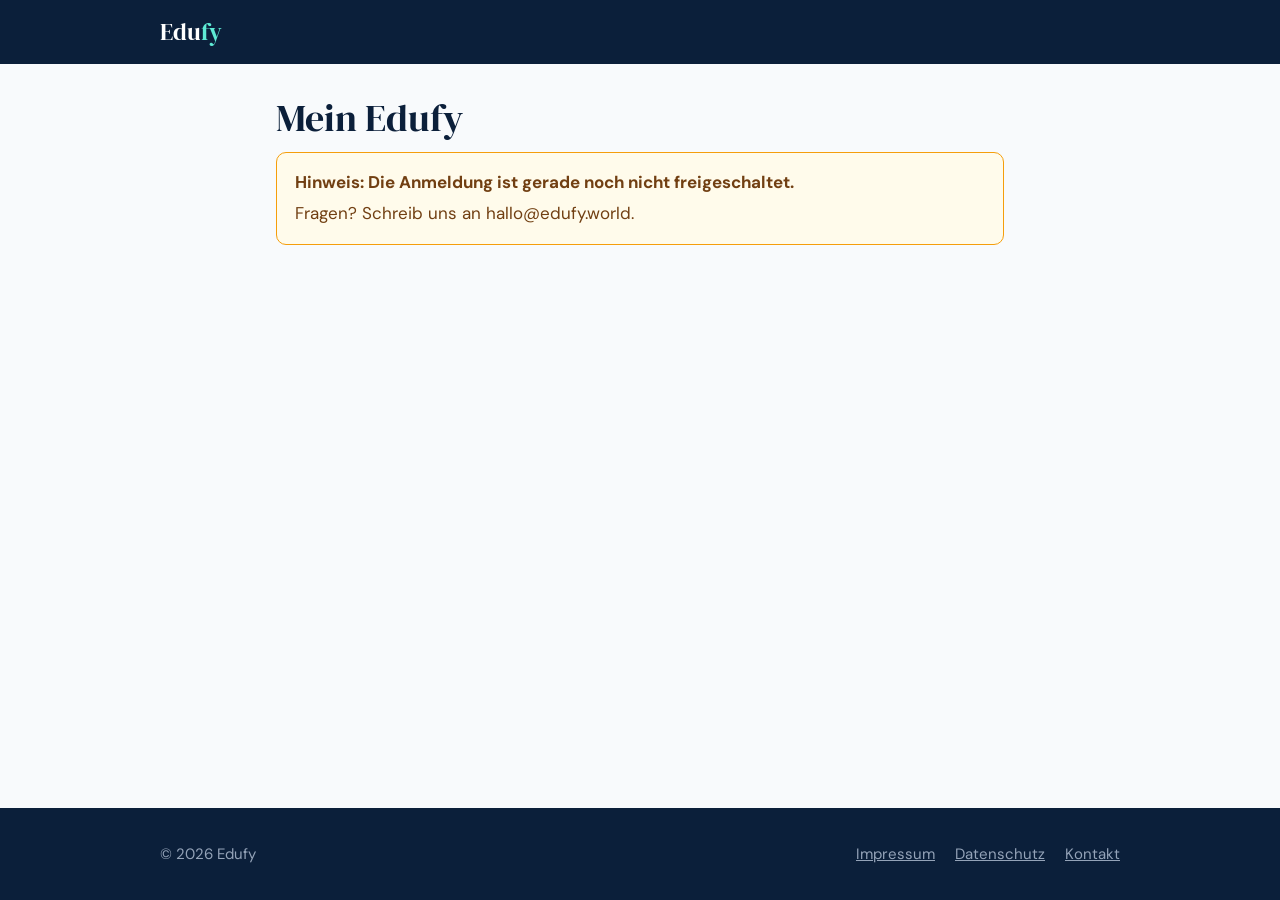
<file: dashboard-schueler.html>
<!DOCTYPE html>
<html lang="de">
<head>
  <meta charset="UTF-8" />
  <meta name="viewport" content="width=device-width, initial-scale=1.0" />
  <title>Mein Edufy – Schülerkonto</title>
  <link rel="stylesheet" href="fonts/fonts.css">
  <meta name="description" content="Dein Edufy-Konto: Merkliste, Freigabe durch deine Eltern und Kontoeinstellungen." />
  <meta name="robots" content="noindex" />
  <link rel="icon" href="data:," />
  <style>
    *, *::before, *::after { box-sizing: border-box; margin: 0; padding: 0; }
    :root {
      --navy: #0B1F3A; --teal: #0B7A70; --teal-dark: #08625A; --teall: #5EEAD4;
      --white: #FFFFFF; --off: #F8FAFC;
      --text: #1E293B; --muted: #475569; --on-dark: #94A3B8; --border: #CBD5E1;
      --error: #B91C1C; --error-bg: #FEF2F2; --ok-bg: #ECFDF5; --info-bg: #F0FDFA; --warn-bg: #FFFBEB;
      --font: 'DM Sans', system-ui, -apple-system, 'Segoe UI', Roboto, Helvetica, Arial, sans-serif;
      --font-head: 'DM Serif Display', Georgia, 'Times New Roman', serif;
    }
    [hidden] { display: none !important; }
    html { -webkit-text-size-adjust: 100%; }
    body { font-family: var(--font); background: var(--off); color: var(--text); font-size: 1.0625rem; line-height: 1.6; min-height: 100vh; display: flex; flex-direction: column; }
    a { color: var(--teal); }
    a:hover { color: var(--teal-dark); }
    :focus-visible { outline: 3px solid var(--teal); outline-offset: 2px; border-radius: 4px; }
    .skip { position: absolute; left: -9999px; top: 0; background: var(--white); color: var(--navy); padding: .75rem 1rem; z-index: 100; }
    .skip:focus { left: 1rem; top: 1rem; }
    .visually-hidden { position: absolute !important; width: 1px; height: 1px; overflow: hidden; clip: rect(0 0 0 0); white-space: nowrap; }

    .site-header { background: var(--navy); padding: 0 1rem; }
    .site-header-inner { max-width: 960px; margin: 0 auto; min-height: 64px; display: flex; align-items: center; justify-content: space-between; gap: .5rem 1rem; flex-wrap: wrap; }
    .logo { font-family: var(--font-head); font-size: 1.5rem; color: var(--white); text-decoration: none; display: inline-flex; align-items: center; min-height: 44px; }
    .logo span { color: var(--teall); }
    .site-header :focus-visible { outline-color: var(--teall); }
    .header-btn { background: none; border: 1px solid rgba(148, 163, 184, .6); color: var(--white); font: inherit; font-size: .9375rem; min-height: 44px; padding: 0 1rem; border-radius: 8px; cursor: pointer; }
    .header-btn:hover { border-color: var(--white); }

    main { flex: 1; width: 100%; max-width: 760px; margin: 0 auto; padding: 2rem 1rem 3rem; }
    h1 { font-family: var(--font-head); font-weight: 400; font-size: clamp(1.75rem, 6vw, 2.4rem); line-height: 1.15; color: var(--navy); margin-bottom: .75rem; }
    h1:focus { outline: none; }
    h2 { font-size: 1.3rem; color: var(--navy); margin-bottom: .75rem; line-height: 1.3; }
    h3 { font-size: 1.0625rem; color: var(--navy); margin-bottom: .3rem; }
    .lead { color: var(--muted); margin-bottom: 1.5rem; }

    .notice { border-radius: 10px; padding: 1rem 1.1rem; margin-bottom: 1.25rem; border: 1px solid; }
    .notice:focus { outline: none; }
    .notice:focus-visible { outline: 3px solid var(--teal); }
    .notice-warn { background: var(--warn-bg); border-color: #F59E0B; color: #713F12; }
    .notice-error { background: var(--error-bg); border-color: #FCA5A5; color: #7F1D1D; }
    .notice-info { background: var(--info-bg); border-color: #99F6E4; color: #134E4A; }
    .notice-ok { background: var(--ok-bg); border-color: #6EE7B7; color: #064E3B; }
    .notice strong { display: block; margin-bottom: .25rem; }
    .notice p { margin-top: .5rem; }
    .notice a { color: inherit; font-weight: 600; }
    .notice .btn-row { margin-top: .75rem; }

    .card { background: var(--white); border: 1px solid #E2E8F0; border-radius: 14px; padding: 1.5rem; box-shadow: 0 4px 18px rgba(11, 31, 58, .05); margin-bottom: 1.5rem; }
    .card > p { margin-bottom: 1rem; }
    .field { margin-bottom: 1rem; }
    .field > label { display: block; font-weight: 600; margin-bottom: .3rem; }
    .hint { display: block; font-size: .9375rem; color: var(--muted); margin-bottom: .35rem; }
    input[type="email"], input[type="password"], input[type="text"] { width: 100%; min-height: 48px; padding: .6rem .8rem; font: inherit; color: var(--text); background: var(--white); border: 2px solid #64748B; border-radius: 8px; }
    input:focus-visible { outline: 3px solid var(--teal); outline-offset: 1px; border-color: var(--teal); }
    input[aria-invalid="true"] { border-color: var(--error); }
    .choice { display: flex; align-items: flex-start; gap: .7rem; min-height: 44px; padding: .5rem 0; cursor: pointer; font-weight: 400; }
    .choice input { width: 24px; height: 24px; margin-top: .15rem; flex: 0 0 auto; accent-color: var(--teal); cursor: pointer; }

    .btn { font: inherit; font-weight: 600; font-size: 1rem; min-height: 48px; padding: .7rem 1.4rem; border-radius: 8px; cursor: pointer; border: 2px solid transparent; display: inline-flex; align-items: center; justify-content: center; text-decoration: none; }
    .btn-primary { background: var(--teal); color: var(--white); }
    .btn-primary:hover { background: var(--teal-dark); color: var(--white); }
    .btn[disabled] { background: #64748B; color: var(--white); border-color: #64748B; cursor: wait; }
    .btn-secondary { background: var(--white); color: var(--navy); border-color: #64748B; }
    .btn-secondary:hover { border-color: var(--navy); color: var(--navy); }
    .btn-danger { background: var(--error); color: var(--white); }
    .btn-danger:hover { background: #991B1B; color: var(--white); }
    .btn-row { display: flex; gap: .75rem; flex-wrap: wrap; }
    .btn-link { background: none; border: 0; color: var(--teal); text-decoration: underline; font: inherit; font-weight: 600; cursor: pointer; min-height: 44px; padding: 0 .25rem; }
    .btn-link:hover { color: var(--teal-dark); }
    .notice .btn-link { color: inherit; padding: 0; }
    .subbox { border-top: 1px solid #E2E8F0; margin-top: 1rem; padding-top: 1rem; }
    .subbox p { margin-bottom: .75rem; }
    form .notice { margin: 1rem 0 0; }

    .entdecken { list-style: none; display: grid; grid-template-columns: repeat(auto-fit, minmax(150px, 1fr)); gap: .75rem; }
    .entdecken a { display: flex; align-items: center; min-height: 56px; padding: .75rem 1rem; border: 2px solid #E2E8F0; border-radius: 10px; text-decoration: none; color: var(--navy); font-weight: 600; background: var(--off); }
    .entdecken a:hover { border-color: var(--teal); }

    .merkliste { list-style: none; }
    .merkliste li { display: flex; align-items: center; justify-content: space-between; gap: .75rem; padding: .6rem 0; border-bottom: 1px solid #E2E8F0; flex-wrap: wrap; }
    .merkliste li:last-child { border-bottom: 0; }
    .merkliste a { font-weight: 600; overflow-wrap: anywhere; display: inline-flex; align-items: center; min-height: 44px; }
    .badge { display: inline-block; font-size: .8125rem; font-weight: 700; background: #E2E8F0; color: var(--navy); border-radius: 100px; padding: .05rem .6rem; margin-right: .5rem; }
    .merk-main { display: flex; align-items: center; flex-wrap: wrap; flex: 1 1 200px; }

    dl.daten { display: grid; grid-template-columns: minmax(140px, 38%) 1fr; gap: .35rem 1rem; }
    dl.daten dt { color: var(--muted); }
    dl.daten dd { overflow-wrap: anywhere; }

    footer { background: var(--navy); color: var(--on-dark); padding: 1.5rem 1rem; }
    .footer-inner { max-width: 960px; margin: 0 auto; display: flex; flex-wrap: wrap; gap: .5rem 1.5rem; justify-content: space-between; align-items: center; font-size: .9375rem; }
    footer nav { display: flex; gap: .25rem 1.25rem; flex-wrap: wrap; }
    footer a { color: var(--on-dark); display: inline-flex; align-items: center; min-height: 44px; }
    footer a:hover { color: var(--white); }
    footer :focus-visible { outline-color: var(--teall); }

    @media (max-width: 560px) {
      main { padding-top: 1.25rem; }
      .card { padding: 1.1rem; }
      .btn-row .btn { flex: 1 1 100%; }
      dl.daten { grid-template-columns: 1fr; gap: 0; }
      dl.daten dd { margin-bottom: .5rem; }
    }
    @media (prefers-reduced-motion: reduce) { * { transition: none !important; animation: none !important; } }
  </style>
</head>
<body>
  <a class="skip" href="#inhalt">Zum Inhalt springen</a>
  <header class="site-header">
    <div class="site-header-inner">
      <a href="index.html" class="logo" aria-label="Edufy – zur Startseite">Edu<span>fy</span></a>
      <button type="button" class="header-btn" id="btn-logout" hidden>Abmelden</button>
    </div>
  </header>

  <main id="inhalt">
    <h1 id="title" tabindex="-1">Mein Edufy</h1>
    <p class="lead" id="lead">Einen Moment bitte …</p>

    <div id="status" class="notice notice-info" role="status" aria-live="polite" tabindex="-1">
      <strong>Einen Moment bitte …</strong>
      Wir laden dein Konto.
    </div>

    <!-- ===== Angemeldet: Konto ===== -->
    <div id="konto" hidden>
      <section class="card" id="freigabe" aria-labelledby="h-freigabe">
        <h2 id="h-freigabe">Dein Konto</h2>
        <div id="freigabe-box"></div>
        <div id="freigabe-feedback" class="notice" role="status" aria-live="polite" tabindex="-1" hidden></div>
        <div id="eltern-aendern" class="subbox" hidden>
          <form id="eltern-form" novalidate>
            <div class="field">
              <label for="neue-eltern-email">Andere E-Mail-Adresse deiner Eltern</label>
              <span class="hint" id="neue-eltern-hint">Zum Beispiel, wenn du dich vertippt hast. Wir schicken die E-Mail dann an diese Adresse.</span>
              <input type="email" id="neue-eltern-email" autocomplete="off" maxlength="254" aria-describedby="neue-eltern-hint" />
            </div>
            <button type="submit" class="btn btn-secondary" id="btn-eltern-neu">An diese Adresse senden</button>
          </form>
        </div>
      </section>

      <section class="card" aria-labelledby="h-entdecken">
        <h2 id="h-entdecken">Entdecken</h2>
        <ul class="entdecken">
          <li><a href="berufe.html">Berufe</a></li>
          <li><a href="studium.html">Studium</a></li>
          <li><a href="foerderungen.html">Förderungen</a></li>
          <li><a href="navigator.html">Bildungswege</a></li>
        </ul>
      </section>

      <section class="card" aria-labelledby="h-merkliste">
        <h2 id="h-merkliste">Deine Merkliste</h2>
        <p id="merkliste-leer" hidden>Du hast dir noch nichts gemerkt. Auf den Seiten zu Berufen, Studium und Förderungen kannst du Einträge auf deine Merkliste setzen.</p>
        <ul class="merkliste" id="merkliste"></ul>
        <p id="merkliste-status" role="status" aria-live="polite"></p>
      </section>

      <section class="card" aria-labelledby="h-daten">
        <h2 id="h-daten">Deine Daten bei Edufy</h2>
        <p>Das haben wir von dir gespeichert – mehr nicht:</p>
        <dl class="daten" id="daten"></dl>
        <p style="margin-top:1rem">Außerdem deine E-Mail-Adresse und dein Passwort (verschlüsselt) für die Anmeldung. Etwas stimmt nicht? Schreib uns an <a href="mailto:hallo@edufy.world">hallo@edufy.world</a>. Mehr dazu in der <a href="datenschutz.html#minderjaehrige">Datenschutzerklärung</a>.</p>
      </section>

      <section class="card" aria-labelledby="h-loeschen">
        <h2 id="h-loeschen">Konto löschen</h2>
        <p>Wenn du dein Konto löschst, löschen wir sofort alles: dein Profil, deine Merkliste, die Anfragen an deine Eltern und deinen Zugang. Das lässt sich nicht rückgängig machen.</p>
        <form id="loeschen-form" novalidate>
          <label class="choice"><input type="checkbox" id="loeschen-ok" /> <span>Ja, ich möchte mein Edufy-Konto mit allen Daten löschen.</span></label>
          <div class="btn-row" style="margin-top:.5rem"><button type="submit" class="btn btn-danger" id="btn-loeschen">Konto endgültig löschen</button></div>
          <div id="loeschen-error" class="notice notice-error" role="alert" tabindex="-1" hidden></div>
        </form>
      </section>
    </div>

    <!-- ===== Neues Passwort festlegen ===== -->
    <section class="card" id="neues-passwort" aria-labelledby="h-neues-passwort" hidden>
      <h2 id="h-neues-passwort">Neues Passwort festlegen</h2>
      <form id="recovery-form" novalidate>
        <div class="field">
          <label for="neues-passwort-feld">Neues Passwort</label>
          <span class="hint" id="neues-passwort-hint">Mindestens 8 Zeichen.</span>
          <input type="password" id="neues-passwort-feld" autocomplete="new-password" minlength="8" maxlength="72" required aria-describedby="neues-passwort-hint" />
          <label class="choice"><input type="checkbox" id="neues-passwort-zeigen" /> Passwort anzeigen</label>
        </div>
        <button type="submit" class="btn btn-primary" id="btn-recovery">Passwort speichern</button>
        <div id="recovery-error" class="notice notice-error" role="alert" tabindex="-1" hidden></div>
      </form>
    </section>

    <!-- ===== Anmelden ===== -->
    <section class="card" id="anmelden" aria-labelledby="h-login" hidden>
      <h2 id="h-login">Anmelden</h2>
      <form id="login-form" novalidate>
        <div class="field">
          <label for="login-email">E-Mail-Adresse</label>
          <input type="email" id="login-email" autocomplete="email" required />
        </div>
        <div class="field">
          <label for="login-passwort">Passwort</label>
          <input type="password" id="login-passwort" autocomplete="current-password" required />
        </div>
        <button type="submit" class="btn btn-primary" id="btn-login">Anmelden</button>
        <div id="login-error" class="notice notice-error" role="alert" tabindex="-1" hidden></div>
      </form>
      <p style="margin-top:.75rem"><button type="button" class="btn-link" id="btn-forgot-toggle" aria-expanded="false" aria-controls="passwort-vergessen">Passwort vergessen?</button></p>
      <div id="passwort-vergessen" class="subbox" hidden>
        <h3>Passwort zurücksetzen</h3>
        <p>Gib deine E-Mail-Adresse ein. Wir schicken dir einen Link für ein neues Passwort.</p>
        <form id="reset-form" novalidate>
          <div class="field">
            <label for="reset-email">E-Mail-Adresse</label>
            <input type="email" id="reset-email" autocomplete="email" required />
          </div>
          <button type="submit" class="btn btn-secondary" id="btn-reset">Link schicken</button>
          <div id="reset-status" class="notice" role="status" aria-live="polite" tabindex="-1" hidden></div>
        </form>
      </div>
      <p style="margin-top:.75rem">Noch kein Konto? <a href="registrierung-schueler.html">Kostenlos anlegen</a></p>
    </section>

    <!-- ===== Bestätigungs-Mail erneut senden ===== -->
    <section class="card" id="erneut-senden" aria-labelledby="h-resend" hidden>
      <h2 id="h-resend">Keine Bestätigungs-E-Mail bekommen?</h2>
      <p>Schau auch im Spam-Ordner nach. Oder gib deine E-Mail-Adresse ein, dann schicken wir den Link noch einmal.</p>
      <form id="resend-form" novalidate>
        <div class="field">
          <label for="resend-email">E-Mail-Adresse</label>
          <input type="email" id="resend-email" autocomplete="email" required />
        </div>
        <button type="submit" class="btn btn-secondary" id="btn-resend">Bestätigungs-E-Mail erneut senden</button>
        <div id="resend-status" class="notice" role="status" aria-live="polite" tabindex="-1" hidden></div>
      </form>
    </section>
  </main>

  <footer>
    <div class="footer-inner">
      <span>© 2026 Edufy</span>
      <nav aria-label="Rechtliches">
        <a href="impressum.html">Impressum</a>
        <a href="datenschutz.html">Datenschutz</a>
        <a href="mailto:hallo@edufy.world">Kontakt</a>
      </nav>
    </div>
  </footer>

  <script src="js/vendor/supabase-js-2.45.4.js"></script>
  <script src="js/supabase-config.js"></script>
  <script src="js/supabase-client.js"></script>
  <script>
  (function () {
    'use strict';

    var KONTAKT = 'hallo@edufy.world';
    var FUNCTION_NAME = 'schueler-eltern-freigabe';
    var db = window.edufyDbReady ? window.edufyDb : null;
    var params = new URLSearchParams(window.location.search);
    var hashParams = new URLSearchParams(window.location.hash.length > 1 ? window.location.hash.substring(1) : '');
    var urlStatus = params.get('status') || '';
    var wantsLogin = window.location.hash === '#anmelden';
    var recoveryMode = params.get('modus') === 'passwort' || hashParams.get('type') === 'recovery';
    var PAGE_URL = new URL('dashboard-schueler.html', window.location.href).href;
    var statusEl = document.getElementById('status');

    var MONATE = ['Januar', 'Februar', 'März', 'April', 'Mai', 'Juni', 'Juli', 'August', 'September', 'Oktober', 'November', 'Dezember'];
    var SCHULFORMEN = { hauptschule: 'Hauptschule / Mittelschule', realschule: 'Realschule', gymnasium: 'Gymnasium', gesamtschule: 'Gesamtschule', oberschule: 'Oberschule / Sekundarschule', gemeinschaftsschule: 'Gemeinschaftsschule / Stadtteilschule', foerderschule: 'Förderschule', berufsbildende_schule: 'Berufsschule / Berufskolleg', sonstige: 'Andere Schulform' };
    var TYPEN = {
      beruf: { label: 'Beruf', seite: 'berufe.html', datei: 'data/berufe.json', liste: 'berufe' },
      studium: { label: 'Studium', seite: 'studium.html', datei: 'data/studium.json', liste: 'studiengaenge' },
      foerderung: { label: 'Förderung', seite: 'foerderungen.html', datei: 'data/foerderungen.json', liste: 'foerderungen' }
    };

    function $(id) { return document.getElementById(id); }
    function show(id, on) { $(id).hidden = !on; }
    function isEmail(s) {
      if (!s || s.indexOf(' ') !== -1) return false;
      var at = s.indexOf('@');
      if (at < 1 || at !== s.lastIndexOf('@')) return false;
      var domain = s.slice(at + 1);
      var dot = domain.lastIndexOf('.');
      return dot > 0 && dot < domain.length - 2;
    }
    function storedEmail() { try { return sessionStorage.getItem('edufy_s_email') || ''; } catch (e) { return ''; } }
    function datum(iso) {
      if (!iso) return '';
      try { return new Date(iso).toLocaleDateString('de-DE', { day: 'numeric', month: 'long', year: 'numeric' }); } catch (e) { return ''; }
    }
    function el(tag, text, cls) {
      var e = document.createElement(tag);
      if (text) e.textContent = text;
      if (cls) e.className = cls;
      return e;
    }
    function mailtoHref(subject, body) {
      return 'mailto:' + KONTAKT + '?subject=' + encodeURIComponent(subject) + '&body=' + encodeURIComponent(body);
    }

    function setHeading(title, lead) { $('title').textContent = title; $('lead').textContent = lead || ''; $('lead').hidden = !lead; }
    function setStatus(type, title, text, focus) {
      statusEl.hidden = false;
      statusEl.className = 'notice notice-' + type;
      statusEl.setAttribute('role', type === 'error' ? 'alert' : 'status');
      statusEl.textContent = '';
      statusEl.appendChild(el('strong', title));
      if (text) statusEl.appendChild(document.createTextNode(text));
      if (focus) statusEl.focus();
    }
    function hideStatus() { statusEl.hidden = true; }
    function addStatusLink(href, label, primary) {
      var p = el('p');
      var a = el('a', label, primary ? 'btn btn-primary' : '');
      if (primary) a.style.color = 'var(--white)';
      a.href = href;
      p.appendChild(a);
      statusEl.appendChild(p);
    }
    function setBox(id, type, text) {
      var box = $(id);
      box.className = 'notice notice-' + type;
      box.setAttribute('role', type === 'error' ? 'alert' : 'status');
      box.textContent = text;
      box.hidden = false;
    }
    function showCards(list) {
      ['konto', 'anmelden', 'erneut-senden', 'neues-passwort'].forEach(function (id) { show(id, list.indexOf(id) !== -1); });
    }
    function prefillEmail(email) {
      if (!email) return;
      ['login-email', 'resend-email', 'reset-email'].forEach(function (id) { if (!$(id).value) $(id).value = email; });
    }

    function errText(err) { return String((err && (err.message || err.error_description || err.msg)) || err || '').toLowerCase(); }
    function isFinalError(err) { var m = errText(err); return m.indexOf('edufy:') !== -1 && m.indexOf('edufy:nicht_angemeldet') === -1; }

    // Übersetzt Codes aus SQL (EDUFY:...) und der Edge Function
    function translateError(err) {
      var m = errText(err);
      if (m.indexOf('edufy:nicht_angemeldet') !== -1) return 'Du bist nicht mehr angemeldet. Bitte melde dich neu an.';
      if (m.indexOf('edufy:zu_jung') !== -1) return 'Ein eigenes Edufy-Konto gibt es ab 13 Jahren. Ohne Konto kannst du dir aber alle Berufe, Studiengänge und Förderungen ansehen.';
      if (m.indexOf('edufy:andere_rolle') !== -1) return 'Mit dieser E-Mail-Adresse gibt es schon ein Edufy-Konto für einen Förderverein. Für ein Schülerkonto nimm bitte eine andere Adresse.';
      if (m.indexOf('edufy:eltern_email_gleich') !== -1) return 'Die E-Mail-Adresse deiner Eltern darf nicht deine eigene sein.';
      if (m.indexOf('edufy:eltern_email') !== -1) return 'Die E-Mail-Adresse deiner Eltern fehlt oder sieht falsch aus.';
      if (m.indexOf('edufy:limit_erreicht') !== -1) return 'Du hast in den letzten 24 Stunden schon 3 E-Mails an deine Eltern geschickt. Bitte warte bis morgen und frag deine Eltern, ob die E-Mail im Spam-Ordner gelandet ist.';
      if (m.indexOf('edufy:mail_nicht_konfiguriert') !== -1) return 'Der E-Mail-Versand an Eltern ist bei Edufy noch nicht eingerichtet. Dein Konto ist trotzdem angelegt. Versuch es bitte später noch einmal.';
      if (m.indexOf('edufy:mail_versand_fehlgeschlagen') !== -1) return 'Die E-Mail an deine Eltern konnte nicht verschickt werden. Prüf die Adresse und versuch es noch einmal.';
      if (m.indexOf('edufy:nicht_erreichbar') !== -1) return 'Der E-Mail-Dienst ist gerade nicht erreichbar. Versuch es bitte später noch einmal.';
      if (m.indexOf('edufy:keine_freigabe_noetig') !== -1) return 'Dein Konto braucht keine Freigabe (mehr).';
      if (m.indexOf('edufy:gesperrt') !== -1) return 'Dein Konto ist gesperrt. Bitte schreib uns an ' + KONTAKT + '.';
      if (m.indexOf('edufy:noch_nicht_16') !== -1) return 'Laut deinen Angaben bist du noch nicht sicher 16. Dafür brauchst du die Freigabe deiner Eltern.';
      if (m.indexOf('edufy:') !== -1) return 'Einige Angaben aus deiner Anmeldung sind unvollständig. Bitte schreib uns an ' + KONTAKT + '.';
      if (m.indexOf('invalid login credentials') !== -1) return 'E-Mail-Adresse oder Passwort stimmen nicht.';
      if (m.indexOf('email not confirmed') !== -1) return 'Du hast deine E-Mail-Adresse noch nicht bestätigt. Klick zuerst auf den Link in unserer E-Mail – oder lass sie dir unten noch einmal schicken.';
      if (m.indexOf('should be different') !== -1) return 'Das neue Passwort muss anders sein als das alte.';
      if (m.indexOf('password') !== -1 && (m.indexOf('at least') !== -1 || m.indexOf('short') !== -1 || m.indexOf('weak') !== -1)) return 'Das Passwort ist zu kurz oder zu einfach. Bitte nimm mindestens 8 Zeichen.';
      if (m.indexOf('rate limit') !== -1 || m.indexOf('security purposes') !== -1 || m.indexOf('too many') !== -1) return 'Zu viele Versuche in kurzer Zeit. Bitte warte ein paar Minuten.';
      if (m.indexOf('could not find the function') !== -1 || m.indexOf('does not exist') !== -1 || m.indexOf('schema cache') !== -1) return 'Edufy ist auf unserer Seite noch nicht fertig eingerichtet. Bitte versuch es später noch einmal.';
      if (m.indexOf('failed to fetch') !== -1 || m.indexOf('network') !== -1 || m.indexOf('load failed') !== -1) return 'Keine Verbindung. Bitte prüf dein Internet und lade die Seite neu.';
      return 'Leider hat etwas nicht geklappt. Bitte lade die Seite neu oder schreib uns an ' + KONTAKT + '.';
    }

    // Parameter für register_student – identisch zu registrierung-schueler.html (explizite Zuordnung)
    function buildRpcParams(r) {
      return {
        p_vorname: r.vorname,
        p_geburtsjahr: Number(r.geburtsjahr),
        p_geburtsmonat: Number(r.geburtsmonat),
        p_klassenstufe: Number(r.klassenstufe),
        p_schulform: r.schulform,
        p_schule_name: r.schule_name || null,
        p_plz: r.plz || null,
        p_eltern_email: r.eltern_email || null
      };
    }

    // ---------- Edge Function: E-Mail an die Eltern ----------
    async function invokeElternMail(elternEmail) {
      var body = {};
      if (elternEmail) body.eltern_email = elternEmail;
      try {
        var r = await db.functions.invoke(FUNCTION_NAME, { body: body });
        if (!r.error) return { ok: true, data: r.data };
        var code = '';
        try {
          if (r.error.context && typeof r.error.context.json === 'function') {
            var j = await r.error.context.json();
            code = (j && j.error) || '';
          }
        } catch (e) { code = ''; }
        return { ok: false, code: code || 'EDUFY:NICHT_ERREICHBAR' };
      } catch (e) {
        return { ok: false, code: 'EDUFY:NICHT_ERREICHBAR' };
      }
    }

    // ---------- Konto laden ----------
    var account = null;
    var loading = false;
    var attempted = false;
    var autoSent = false;

    async function loadAccount(user, focus) {
      if (loading) return;
      loading = true;
      attempted = true;
      $('btn-logout').hidden = false;
      try {
        var r = await db.rpc('get_my_student_account');
        if (r.error) throw r.error;
        if (!r.data) { await nachholen(user); return; }
        account = r.data;
        renderAccount(focus);
        if (account.status === 'wartet_auf_eltern' && account.eltern && account.eltern.zustand === 'nicht_gesendet' && !autoSent) {
          autoSent = true;
          await sendElternMail('');
        }
      } catch (e) {
        showCards([]);
        setHeading('Mein Edufy', '');
        setStatus('error', 'Dein Konto konnte nicht geladen werden.', ' ' + translateError(e), true);
        addStatusLink(window.location.pathname, 'Seite neu laden', true);
      } finally {
        loading = false;
      }
    }

    async function clearRegistrierung() {
      try { var r = await db.auth.updateUser({ data: { registrierung: null } }); return !r.error; } catch (e) { return false; }
    }

    // Registrierung nach der E-Mail-Bestätigung abschließen
    async function nachholen(user) {
      var meta = (user && user.user_metadata) || {};
      var reg = meta.registrierung && typeof meta.registrierung === 'object' ? meta.registrierung : null;
      showCards([]);
      if (!reg) {
        setHeading('Mein Edufy', '');
        if (meta.rolle !== 'schueler') {
          setStatus('warn', 'Das ist kein Schülerkonto.', ' Mit diesem Zugang kannst du dich hier nicht anmelden. Für ein Schülerkonto nimm bitte eine andere E-Mail-Adresse.', true);
          addStatusLink('registrierung-schueler.html', 'Schülerkonto anlegen', false);
        } else {
          setStatus('warn', 'Zu deinem Konto fehlen Angaben.', ' Bitte schreib uns, dann helfen wir dir weiter. Du kannst das Konto auch löschen und neu anlegen.', true);
          addStatusLink(mailtoHref('Schülerkonto ohne Angaben', 'Hallo Edufy-Team,\n\nbei meinem Schülerkonto fehlen Angaben.\n\nViele Grüße'), 'E-Mail an ' + KONTAKT, false);
          showDeleteOnly();
        }
        return;
      }
      setHeading('Mein Edufy', 'Einen Moment bitte – wir legen dein Konto fertig an.');
      setStatus('info', 'Einen Moment bitte …', ' Wir legen dein Konto fertig an.');
      var r = await db.rpc('register_student', buildRpcParams(reg));
      if (r.error) {
        if (isFinalError(r.error)) {
          await clearRegistrierung();   // Daten werden nicht mehr gebraucht (Datensparsamkeit)
          setHeading('Dein Konto konnte nicht fertig angelegt werden', '');
          setStatus('error', 'Das hat leider nicht geklappt.', ' ' + translateError(r.error), true);
          showDeleteOnly();
        } else {
          setHeading('Dein Konto ist noch nicht fertig', '');
          setStatus('error', 'Das hat leider nicht geklappt.', ' ' + translateError(r.error), true);
          addStatusLink(window.location.pathname, 'Seite neu laden und erneut versuchen', true);
        }
        return;
      }
      await clearRegistrierung();
      autoSent = false;
      loading = false;
      await loadAccount(user, true);
    }

    // Nur „Konto löschen“ anzeigen (z. B. bei endgültigem Fehler)
    function showDeleteOnly() {
      show('konto', true);
      ['freigabe', 'h-entdecken', 'h-merkliste', 'h-daten'].forEach(function (id) {
        var sec = $(id).closest('section');
        if (sec) sec.hidden = true;
      });
    }

    // ---------- Anzeige ----------
    function renderAccount(focus) {
      var a = account;
      showCards(['konto']);
      ['freigabe', 'h-entdecken', 'h-merkliste', 'h-daten'].forEach(function (id) { var s = $(id).closest('section'); if (s) s.hidden = false; });
      hideStatus();
      var neu = urlStatus === 'neu' || urlStatus === 'nachholen' || urlStatus === 'email';
      setHeading('Hallo, ' + a.vorname + '!', neu ? 'Schön, dass du da bist. Dein Konto ist angelegt.' : 'Hier findest du deine Merkliste und alles zu deinem Konto.');
      renderFreigabe();
      renderDaten();
      loadMerkliste();
      if (focus) $('title').focus();
    }

    function addP(box, text) { var p = el('p', text); box.appendChild(p); return p; }
    function addBtn(row, label, cls, onClick) {
      var b = el('button', label, 'btn ' + cls);
      b.type = 'button';
      b.addEventListener('click', onClick);
      row.appendChild(b);
      return b;
    }

    function renderFreigabe() {
      var a = account;
      var box = $('freigabe-box');
      box.textContent = '';
      show('eltern-aendern', false);
      var n = el('div', '', 'notice');
      box.appendChild(n);
      if (a.status === 'aktiv') {
        n.className = 'notice notice-ok';
        n.appendChild(el('strong', 'Dein Konto ist freigeschaltet.'));
        if (a.freigabe_art === 'eltern') n.appendChild(document.createTextNode('Deine Eltern haben dein Konto ' + (a.aktiviert_am ? 'am ' + datum(a.aktiviert_am) + ' ' : '') + 'freigegeben.'));
        else n.appendChild(document.createTextNode('Du kannst Edufy ohne Einschränkungen nutzen.'));
        addP(n, 'Bald kannst du hier auch selbst Kontakt zu Unternehmen aufnehmen, zum Beispiel für ein Praktikum. Unternehmen bekommen deine Angaben nur, wenn du das selbst willst.');
        return;
      }
      if (a.status === 'gesperrt') {
        n.className = 'notice notice-error';
        n.appendChild(el('strong', 'Dein Konto ist gesperrt.'));
        n.appendChild(document.createTextNode('Bitte schreib uns an ' + KONTAKT + ', dann klären wir das.'));
        return;
      }
      // wartet_auf_eltern
      var e = a.eltern || {};
      var z = e.zustand || 'nicht_gesendet';
      var row = el('div', '', 'btn-row');
      n.className = 'notice notice-warn';
      if (z === 'gesendet' || z === 'wird_gesendet') {
        n.appendChild(el('strong', 'Warte auf die Freigabe deiner Eltern.'));
        n.appendChild(document.createTextNode('Wir haben ' + (e.mail_gesendet_am ? 'am ' + datum(e.mail_gesendet_am) + ' ' : '') + 'eine E-Mail an ' + e.eltern_email + ' geschickt. Sag deinen Eltern Bescheid – vielleicht ist die E-Mail im Spam-Ordner gelandet.'));
      } else if (z === 'abgelaufen') {
        n.appendChild(el('strong', 'Der Link für deine Eltern ist abgelaufen.'));
        n.appendChild(document.createTextNode('Der Link in der E-Mail an ' + e.eltern_email + ' war 14 Tage gültig. Schick deinen Eltern einfach eine neue E-Mail.'));
      } else if (z === 'abgelehnt') {
        n.appendChild(el('strong', 'Deine Eltern haben die Freigabe abgelehnt.'));
        n.appendChild(document.createTextNode('Dein Konto bleibt eingeschränkt. Sprich am besten mit ihnen. Wenn sie es sich anders überlegen, kannst du eine neue E-Mail schicken.'));
      } else if (z === 'widerrufen') {
        n.appendChild(el('strong', 'Deine Eltern haben die Freigabe zurückgenommen.'));
        n.appendChild(document.createTextNode('Dein Konto ist wieder eingeschränkt. Sprich am besten mit ihnen. Wenn sie es sich anders überlegen, kannst du eine neue E-Mail schicken.'));
      } else if (z === 'fehlgeschlagen') {
        n.appendChild(el('strong', 'Die E-Mail an deine Eltern konnte nicht verschickt werden.'));
        n.appendChild(document.createTextNode('Prüf die Adresse ' + (e.eltern_email || '') + ' und versuch es noch einmal.'));
      } else {
        n.appendChild(el('strong', 'Die E-Mail an deine Eltern ist noch nicht verschickt.'));
        n.appendChild(document.createTextNode('Erst wenn deine Eltern zustimmen, ist dein Konto ganz freigeschaltet.'));
      }
      addP(n, 'Bis dahin kannst du alles ansehen und dir eine Merkliste anlegen. Nur Kontakt zu Unternehmen geht erst nach der Freigabe.');
      var left = typeof e.anfragen_moeglich === 'number' ? e.anfragen_moeglich : 3;
      var label = (z === 'nicht_gesendet') ? 'E-Mail an meine Eltern senden' : 'E-Mail erneut senden';
      var sendBtn = addBtn(row, label, 'btn-primary', function () { sendElternMail(''); });
      sendBtn.id = 'btn-eltern-senden';
      var changeBtn = addBtn(row, 'Andere Adresse angeben', 'btn-secondary', function () {
        show('eltern-aendern', true);
        $('neue-eltern-email').focus();
      });
      changeBtn.setAttribute('aria-controls', 'eltern-aendern');
      if (left <= 0) {
        sendBtn.disabled = true; sendBtn.style.cursor = 'not-allowed';
        changeBtn.disabled = true; changeBtn.style.cursor = 'not-allowed';
        addP(n, 'Du hast heute schon 3 E-Mails geschickt. Morgen kannst du es wieder versuchen.');
      } else if (left < 3) {
        addP(n, 'Du kannst heute noch ' + (left === 1 ? 'eine E-Mail' : left + ' E-Mails') + ' an deine Eltern schicken.');
      }
      n.appendChild(row);

      if (a.kann_selbst_freigeben) {
        var n2 = el('div', '', 'notice notice-info');
        n2.appendChild(el('strong', 'Du bist inzwischen 16 – du kannst dein Konto selbst freischalten.'));
        n2.appendChild(document.createTextNode('Ab 16 darfst du selbst entscheiden. Deine Eltern müssen dann nicht mehr zustimmen.'));
        var row2 = el('div', '', 'btn-row');
        addBtn(row2, 'Konto selbst freischalten', 'btn-primary', selbstFreischalten);
        n2.appendChild(row2);
        box.appendChild(n2);
      }
    }

    function renderDaten() {
      var a = account;
      var dl = $('daten');
      dl.textContent = '';
      function row(k, v) { dl.appendChild(el('dt', k)); dl.appendChild(el('dd', v || '–')); }
      row('Vorname', a.vorname);
      row('Geburtsmonat und -jahr', (MONATE[a.geburtsmonat - 1] || '') + ' ' + a.geburtsjahr);
      row('Klasse', String(a.klassenstufe));
      row('Schulform', SCHULFORMEN[a.schulform] || a.schulform);
      row('Schule', a.schule_name || 'nicht angegeben');
      row('PLZ der Schule', a.plz || 'nicht angegeben');
      if (a.eltern && a.status !== 'aktiv') row('E-Mail deiner Eltern', a.eltern.eltern_email);
      row('Konto angelegt am', datum(a.created_at));
    }

    // ---------- Eltern-Mail senden ----------
    var sending = false;
    async function sendElternMail(elternEmail) {
      if (sending) return;
      sending = true;
      var fb = $('freigabe-feedback');
      setBox('freigabe-feedback', 'info', 'Die E-Mail an deine Eltern wird verschickt …');
      var btn = $('btn-eltern-senden');
      if (btn) btn.disabled = true;
      var res = await invokeElternMail(elternEmail);
      sending = false;
      if (res.ok) {
        setBox('freigabe-feedback', 'ok', 'Erledigt: Wir haben eine E-Mail an ' + ((res.data && res.data.eltern_email) || 'deine Eltern') + ' geschickt. Sag ihnen Bescheid!');
      } else {
        setBox('freigabe-feedback', 'error', translateError(res.code));
      }
      $('neue-eltern-email').value = '';
      try {
        var r = await db.rpc('get_my_student_account');
        if (!r.error && r.data) { account = r.data; renderFreigabe(); renderDaten(); }
      } catch (e) { /* Anzeige bleibt */ }
      fb.focus();
    }

    $('eltern-form').addEventListener('submit', function (ev) {
      ev.preventDefault();
      var input = $('neue-eltern-email');
      var v = input.value.trim().toLowerCase();
      input.removeAttribute('aria-invalid');
      if (!isEmail(v)) {
        input.setAttribute('aria-invalid', 'true');
        setBox('freigabe-feedback', 'error', 'Bitte gib eine gültige E-Mail-Adresse ein, z. B. name@beispiel.de');
        input.focus();
        return;
      }
      sendElternMail(v);
    });

    async function selbstFreischalten() {
      var r = await db.rpc('self_activate_student_at_16');
      if (r.error) { setBox('freigabe-feedback', 'error', translateError(r.error)); $('freigabe-feedback').focus(); return; }
      var a = await db.rpc('get_my_student_account');
      if (!a.error && a.data) { account = a.data; renderFreigabe(); }
      setBox('freigabe-feedback', 'ok', 'Dein Konto ist jetzt freigeschaltet.');
      $('freigabe-feedback').focus();
    }

    // ---------- Merkliste ----------
    var titelCache = {};
    async function titel(typ) {
      if (titelCache[typ]) return titelCache[typ];
      var map = {};
      try {
        var res = await fetch(TYPEN[typ].datei, { credentials: 'same-origin' });
        if (res.ok) {
          var j = await res.json();
          var list = (j && j[TYPEN[typ].liste]) || [];
          for (var i = 0; i < list.length; i++) { if (list[i] && list[i].id) map[list[i].id] = list[i].name; }
        }
      } catch (e) { /* Titel sind nur Komfort */ }
      titelCache[typ] = map;
      return map;
    }
    function lesbar(refId) {
      var s = refId.split('-').join(' ');
      return s.charAt(0).toUpperCase() + s.slice(1);
    }

    async function loadMerkliste() {
      var ul = $('merkliste');
      ul.textContent = '';
      $('merkliste-status').textContent = '';
      var r = await db.from('student_favorites').select('id, typ, ref_id, created_at').order('created_at', { ascending: false });
      if (r.error) { $('merkliste-status').textContent = 'Deine Merkliste konnte nicht geladen werden.'; return; }
      var rows = r.data || [];
      show('merkliste-leer', rows.length === 0);
      var needed = {};
      rows.forEach(function (f) { if (TYPEN[f.typ]) needed[f.typ] = true; });
      var maps = {};
      for (var t in needed) { maps[t] = await titel(t); }
      rows.forEach(function (f) {
        var info = TYPEN[f.typ];
        if (!info) return;
        var name = (maps[f.typ] && maps[f.typ][f.ref_id]) || lesbar(f.ref_id);
        var li = el('li');
        var main = el('span', '', 'merk-main');
        main.appendChild(el('span', info.label, 'badge'));
        var a = el('a', name);
        a.href = info.seite + '#' + encodeURIComponent(f.ref_id);
        main.appendChild(a);
        li.appendChild(main);
        var b = el('button', 'Entfernen', 'btn-link');
        b.type = 'button';
        b.appendChild(el('span', ' (' + name + ')', 'visually-hidden'));
        b.addEventListener('click', function () { removeFavorite(f.id, name, b); });
        li.appendChild(b);
        ul.appendChild(li);
      });
    }

    async function removeFavorite(id, name, btn) {
      btn.disabled = true;
      var r = await db.from('student_favorites').delete().eq('id', id);
      if (r.error) { btn.disabled = false; $('merkliste-status').textContent = '„' + name + '“ konnte nicht entfernt werden.'; return; }
      await loadMerkliste();
      $('merkliste-status').textContent = '„' + name + '“ wurde von deiner Merkliste entfernt.';
      $('h-merkliste').setAttribute('tabindex', '-1');
      $('h-merkliste').focus();
    }

    // ---------- Konto löschen ----------
    var deleting = false;
    $('loeschen-form').addEventListener('submit', async function (ev) {
      ev.preventDefault();
      if (deleting) return;
      var box = $('loeschen-error');
      box.hidden = true;
      if (!$('loeschen-ok').checked) {
        box.textContent = 'Bitte bestätige zuerst mit dem Häkchen, dass du dein Konto wirklich löschen möchtest.';
        box.hidden = false; box.focus();
        return;
      }
      deleting = true;
      $('btn-loeschen').disabled = true; $('btn-loeschen').textContent = 'Wird gelöscht …';
      var r = null;
      try { r = await db.rpc('delete_my_student_account'); } catch (e) { r = { error: e }; }
      if (r.error) {
        deleting = false;
        $('btn-loeschen').disabled = false; $('btn-loeschen').textContent = 'Konto endgültig löschen';
        box.textContent = 'Das Löschen hat nicht geklappt. ' + translateError(r.error) + ' Du kannst uns auch schreiben: ';
        var a = el('a', KONTAKT);
        a.href = mailtoHref('Schülerkonto löschen', 'Hallo Edufy-Team,\n\nbitte löscht mein Schülerkonto mit allen Daten.\n\nViele Grüße');
        box.appendChild(a);
        box.hidden = false; box.focus();
        return;
      }
      try { await db.auth.signOut({ scope: 'local' }); } catch (e) { /* Konto ist schon weg */ }
      account = null;
      showCards([]);
      $('btn-logout').hidden = true;
      setHeading('Dein Konto ist gelöscht', '');
      setStatus('ok', 'Alles gelöscht.', ' Dein Profil, deine Merkliste und die Anfragen an deine Eltern sind gelöscht. Du kannst jederzeit ein neues Konto anlegen.', true);
      addStatusLink('index.html', 'Zur Startseite', true);
    });

    // ---------- Anmelden ----------
    var loginBusy = false;
    $('login-form').addEventListener('submit', async function (ev) {
      ev.preventDefault();
      if (loginBusy) return;
      var errBox = $('login-error');
      errBox.hidden = true;
      var email = $('login-email').value.trim();
      var pw = $('login-passwort').value;
      $('login-email').removeAttribute('aria-invalid');
      $('login-passwort').removeAttribute('aria-invalid');
      if (!email || !pw) {
        errBox.textContent = 'Bitte gib E-Mail-Adresse und Passwort ein.';
        if (!email) $('login-email').setAttribute('aria-invalid', 'true');
        if (!pw) $('login-passwort').setAttribute('aria-invalid', 'true');
        errBox.hidden = false; errBox.focus();
        return;
      }
      if (!db) {
        errBox.textContent = 'Die Anmeldung ist technisch noch nicht freigeschaltet.';
        errBox.hidden = false; errBox.focus();
        return;
      }
      loginBusy = true; $('btn-login').disabled = true; $('btn-login').textContent = 'Anmeldung läuft …';
      try {
        var r = await db.auth.signInWithPassword({ email: email, password: pw });
        if (r.error) throw r.error;
        $('login-passwort').value = '';
        await loadAccount(r.data.user, true);
      } catch (e) {
        errBox.textContent = translateError(e);
        if (errText(e).indexOf('email not confirmed') !== -1) {
          show('erneut-senden', true);
          $('resend-email').value = email.toLowerCase();
        }
        errBox.hidden = false; errBox.focus();
      } finally {
        loginBusy = false; $('btn-login').disabled = false; $('btn-login').textContent = 'Anmelden';
      }
    });

    // ---------- Bestätigungs-E-Mail erneut senden ----------
    var resendBusy = false;
    $('resend-form').addEventListener('submit', async function (ev) {
      ev.preventDefault();
      if (resendBusy) return;
      var input = $('resend-email');
      var email = input.value.trim().toLowerCase();
      input.removeAttribute('aria-invalid');
      if (!isEmail(email)) {
        input.setAttribute('aria-invalid', 'true');
        setBox('resend-status', 'error', 'Bitte gib eine gültige E-Mail-Adresse ein, z. B. name@beispiel.de');
        input.focus();
        return;
      }
      if (!db) { setBox('resend-status', 'error', 'Das ist technisch gerade noch nicht möglich.'); return; }
      resendBusy = true; $('btn-resend').disabled = true;
      try {
        var r = await db.auth.resend({ type: 'signup', email: email, options: { emailRedirectTo: PAGE_URL } });
        if (r.error) throw r.error;
        setBox('resend-status', 'ok', 'Wir haben den Link noch einmal an ' + email + ' geschickt (falls es dazu ein unbestätigtes Konto gibt). Schau auch im Spam-Ordner nach.');
      } catch (e) {
        setBox('resend-status', 'error', 'Das hat nicht geklappt. ' + translateError(e));
      } finally {
        resendBusy = false; $('btn-resend').disabled = false;
        $('resend-status').focus();
      }
    });

    // ---------- Passwort vergessen / neues Passwort ----------
    function openForgot(focus) {
      show('passwort-vergessen', true);
      $('btn-forgot-toggle').setAttribute('aria-expanded', 'true');
      var login = $('login-email').value.trim();
      if (login && !$('reset-email').value) $('reset-email').value = login;
      if (focus) $('reset-email').focus();
    }
    $('btn-forgot-toggle').addEventListener('click', function () {
      if ($('passwort-vergessen').hidden) openForgot(true);
      else { show('passwort-vergessen', false); this.setAttribute('aria-expanded', 'false'); }
    });
    var resetBusy = false;
    $('reset-form').addEventListener('submit', async function (ev) {
      ev.preventDefault();
      if (resetBusy) return;
      var input = $('reset-email');
      var email = input.value.trim().toLowerCase();
      input.removeAttribute('aria-invalid');
      if (!isEmail(email)) {
        input.setAttribute('aria-invalid', 'true');
        setBox('reset-status', 'error', 'Bitte gib eine gültige E-Mail-Adresse ein, z. B. name@beispiel.de');
        input.focus();
        return;
      }
      if (!db) { setBox('reset-status', 'error', 'Das ist technisch gerade noch nicht möglich.'); return; }
      resetBusy = true; $('btn-reset').disabled = true;
      try {
        var r = await db.auth.resetPasswordForEmail(email, { redirectTo: PAGE_URL + '?modus=passwort' });
        if (r.error) throw r.error;
        setBox('reset-status', 'ok', 'Falls es zu ' + email + ' ein Konto gibt, haben wir dir einen Link geschickt. Schau auch im Spam-Ordner nach.');
      } catch (e) {
        setBox('reset-status', 'error', 'Das hat nicht geklappt. ' + translateError(e));
      } finally {
        resetBusy = false; $('btn-reset').disabled = false;
        $('reset-status').focus();
      }
    });
    function showRecovery() {
      setHeading('Neues Passwort festlegen', 'Wähle ein neues Passwort für dein Edufy-Konto.');
      showCards(['neues-passwort']);
      hideStatus();
      $('neues-passwort-feld').focus();
    }
    $('neues-passwort-zeigen').addEventListener('change', function () { $('neues-passwort-feld').type = this.checked ? 'text' : 'password'; });
    var recoveryBusy = false;
    $('recovery-form').addEventListener('submit', async function (ev) {
      ev.preventDefault();
      if (recoveryBusy) return;
      var box = $('recovery-error');
      var input = $('neues-passwort-feld');
      box.hidden = true;
      input.removeAttribute('aria-invalid');
      var pw = input.value || '';
      if (pw.length < 8) {
        box.textContent = pw ? 'Das Passwort ist zu kurz – bitte mindestens 8 Zeichen.' : 'Bitte gib ein neues Passwort ein (mindestens 8 Zeichen).';
        input.setAttribute('aria-invalid', 'true');
        box.hidden = false; box.focus();
        return;
      }
      recoveryBusy = true; $('btn-recovery').disabled = true;
      try {
        var r = await db.auth.updateUser({ password: pw });
        if (r.error) throw r.error;
        recoveryMode = false;
        input.value = '';
        await loadAccount(r.data.user, true);
        setBox('freigabe-feedback', 'ok', 'Dein neues Passwort ist gespeichert.');
      } catch (e) {
        box.textContent = translateError(e);
        box.hidden = false; box.focus();
      } finally {
        recoveryBusy = false; $('btn-recovery').disabled = false;
      }
    });

    $('btn-logout').addEventListener('click', async function () {
      if (db) { try { await db.auth.signOut(); } catch (e) { /* ignorieren */ } }
      window.location.href = 'index.html';
    });

    // ---------- Ansicht „nicht angemeldet“ ----------
    function showLoginView(title, lead) {
      setHeading(title || 'Anmelden', lead || 'Melde dich mit deiner E-Mail-Adresse und deinem Passwort an.');
      prefillEmail(storedEmail());
      showCards(['anmelden', 'erneut-senden']);
      hideStatus();
    }

    // ---------- Start ----------
    async function init() {
      if (!db) {
        setHeading('Mein Edufy', '');
        setStatus('warn', 'Hinweis: Die Anmeldung ist gerade noch nicht freigeschaltet.', ' Fragen? Schreib uns an ' + KONTAKT + '.');
        showCards([]);
        return;
      }
      var linkError = hashParams.get('error_code') || hashParams.get('error') || params.get('error_code') || params.get('error');
      if (linkError) {
        var desc = (hashParams.get('error_description') || params.get('error_description') || '').toLowerCase();
        var expired = linkError.indexOf('expired') !== -1 || desc.indexOf('expired') !== -1;
        showLoginView(expired ? 'Der Link ist abgelaufen' : 'Der Link hat nicht funktioniert',
          'Wenn du deine E-Mail-Adresse schon bestätigt hast, melde dich einfach an. Sonst lass dir unten einen neuen Link schicken.');
        if (recoveryMode) { recoveryMode = false; openForgot(false); }
        setStatus('error', expired ? 'Der Link ist abgelaufen oder wurde schon benutzt.' : 'Der Link hat nicht funktioniert.', '', true);
        return;
      }
      try {
        var s = await db.auth.getSession();
        var session = s.data && s.data.session;
        if (session && session.user) {
          if (recoveryMode) { $('btn-logout').hidden = false; showRecovery(); return; }
          await loadAccount(session.user, false);
          return;
        }
      } catch (e) {
        showLoginView();
        setStatus('error', 'Dein Anmeldestatus konnte nicht geprüft werden.', ' ' + translateError(e), true);
        return;
      }
      var email = storedEmail();
      if (urlStatus === 'email') {
        showLoginView('Fast geschafft! Schau in dein Postfach.',
          'Wir haben dir eine E-Mail' + (email ? ' an ' + email : '') + ' mit einem Link geschickt. Klick darauf, um deine E-Mail-Adresse zu bestätigen. Danach geht es hier weiter.');
        setStatus('info', 'Noch ein Schritt: E-Mail-Adresse bestätigen.', ' Keine E-Mail bekommen? Schau im Spam-Ordner nach oder lass sie dir unten noch einmal schicken.');
      } else {
        showLoginView();
        if (wantsLogin) $('login-email').focus();
      }
    }

    if (db) {
      db.auth.onAuthStateChange(function (event, session) {
        if (event === 'PASSWORD_RECOVERY') { recoveryMode = true; setTimeout(showRecovery, 0); return; }
        if (event === 'SIGNED_IN' && session && session.user && !attempted && !recoveryMode && !loading) {
          setTimeout(function () { if (!attempted && !recoveryMode) loadAccount(session.user, false); }, 0);
        }
      });
    }
    init();
  })();
  </script>
</body>
</html>
</file>
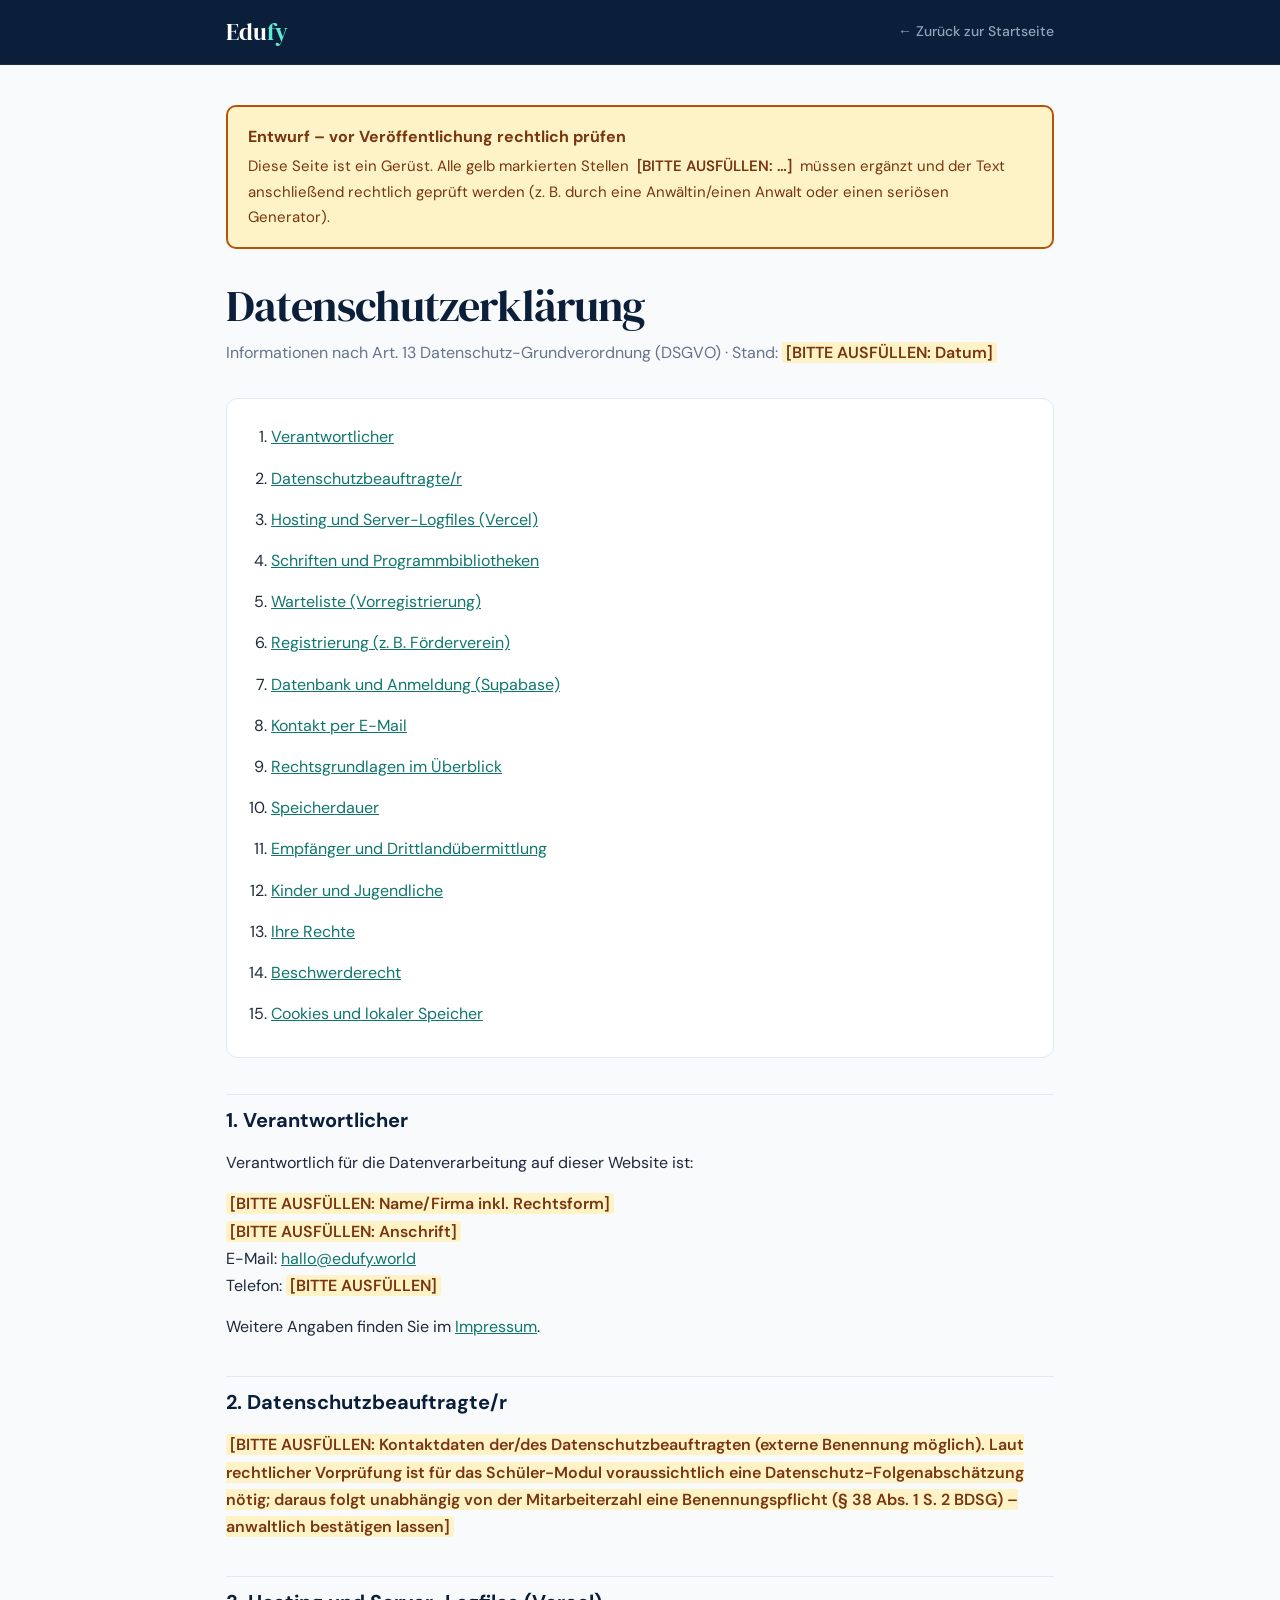
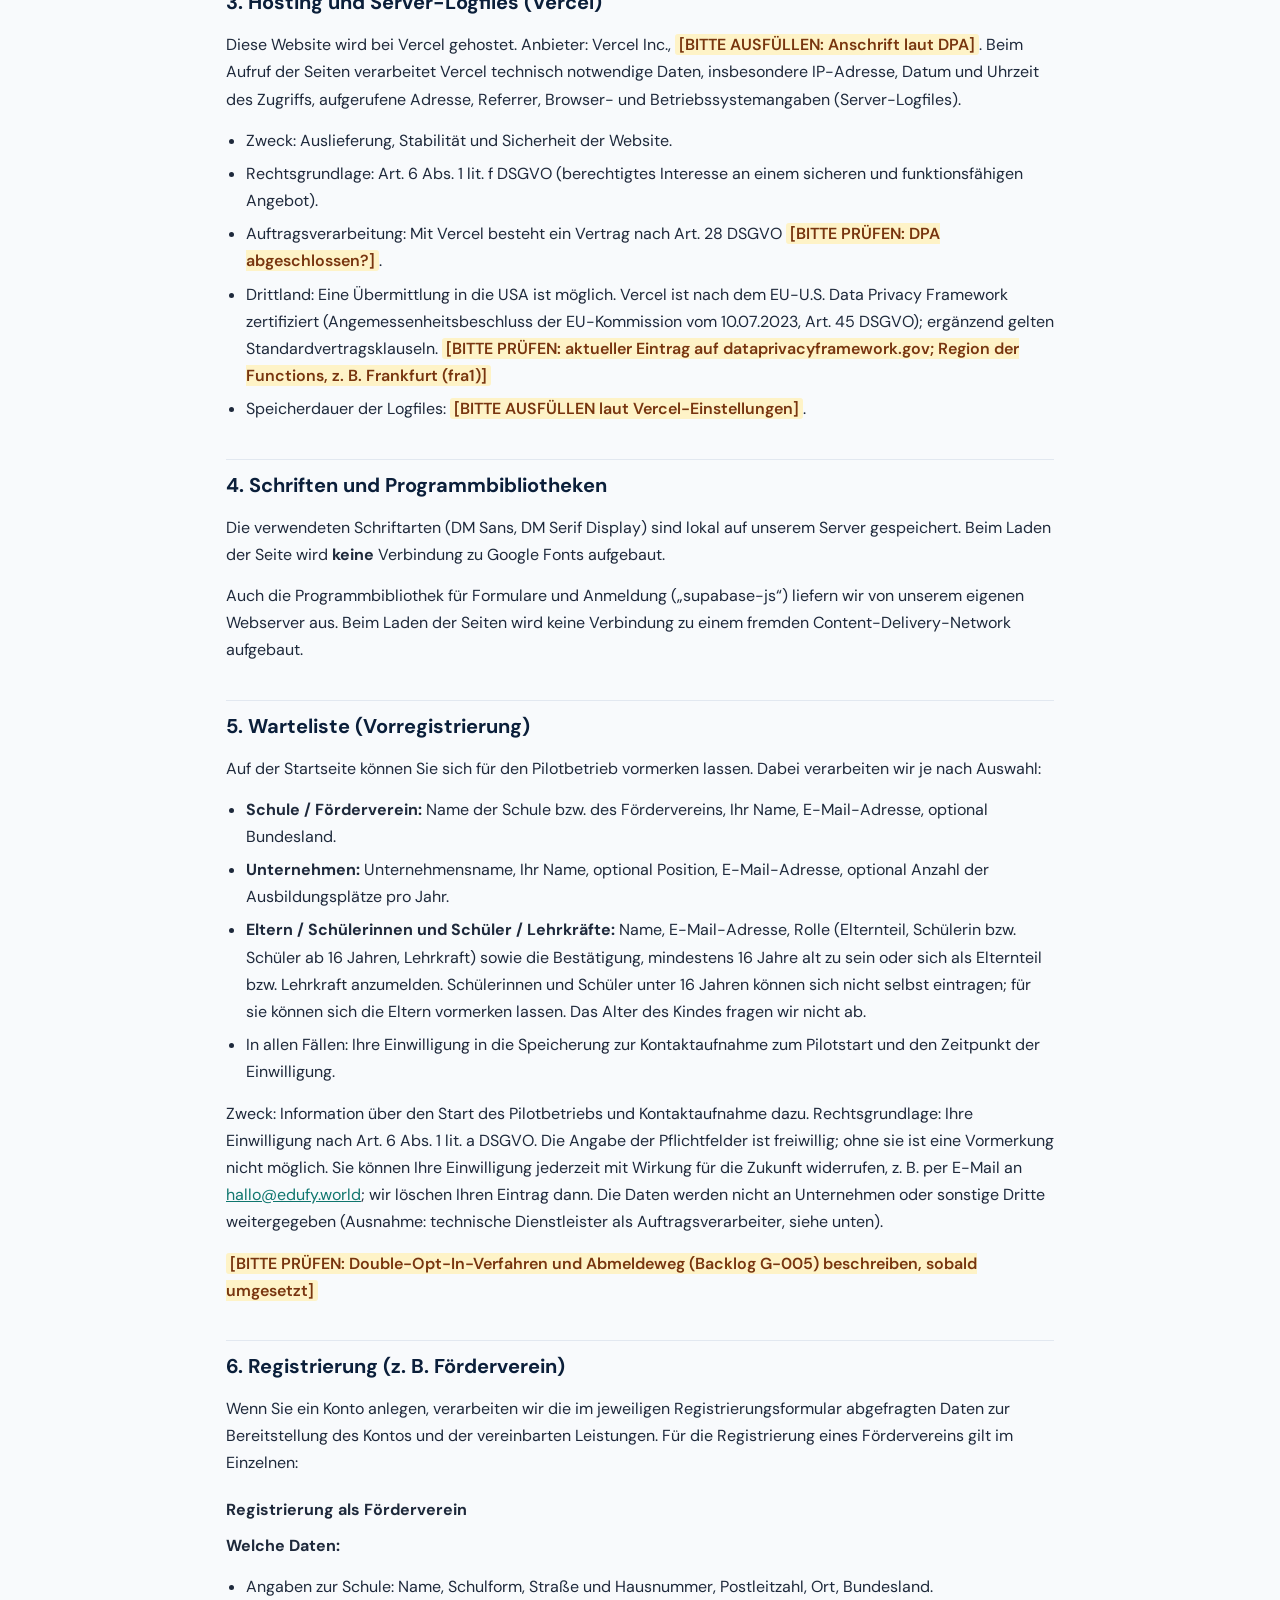
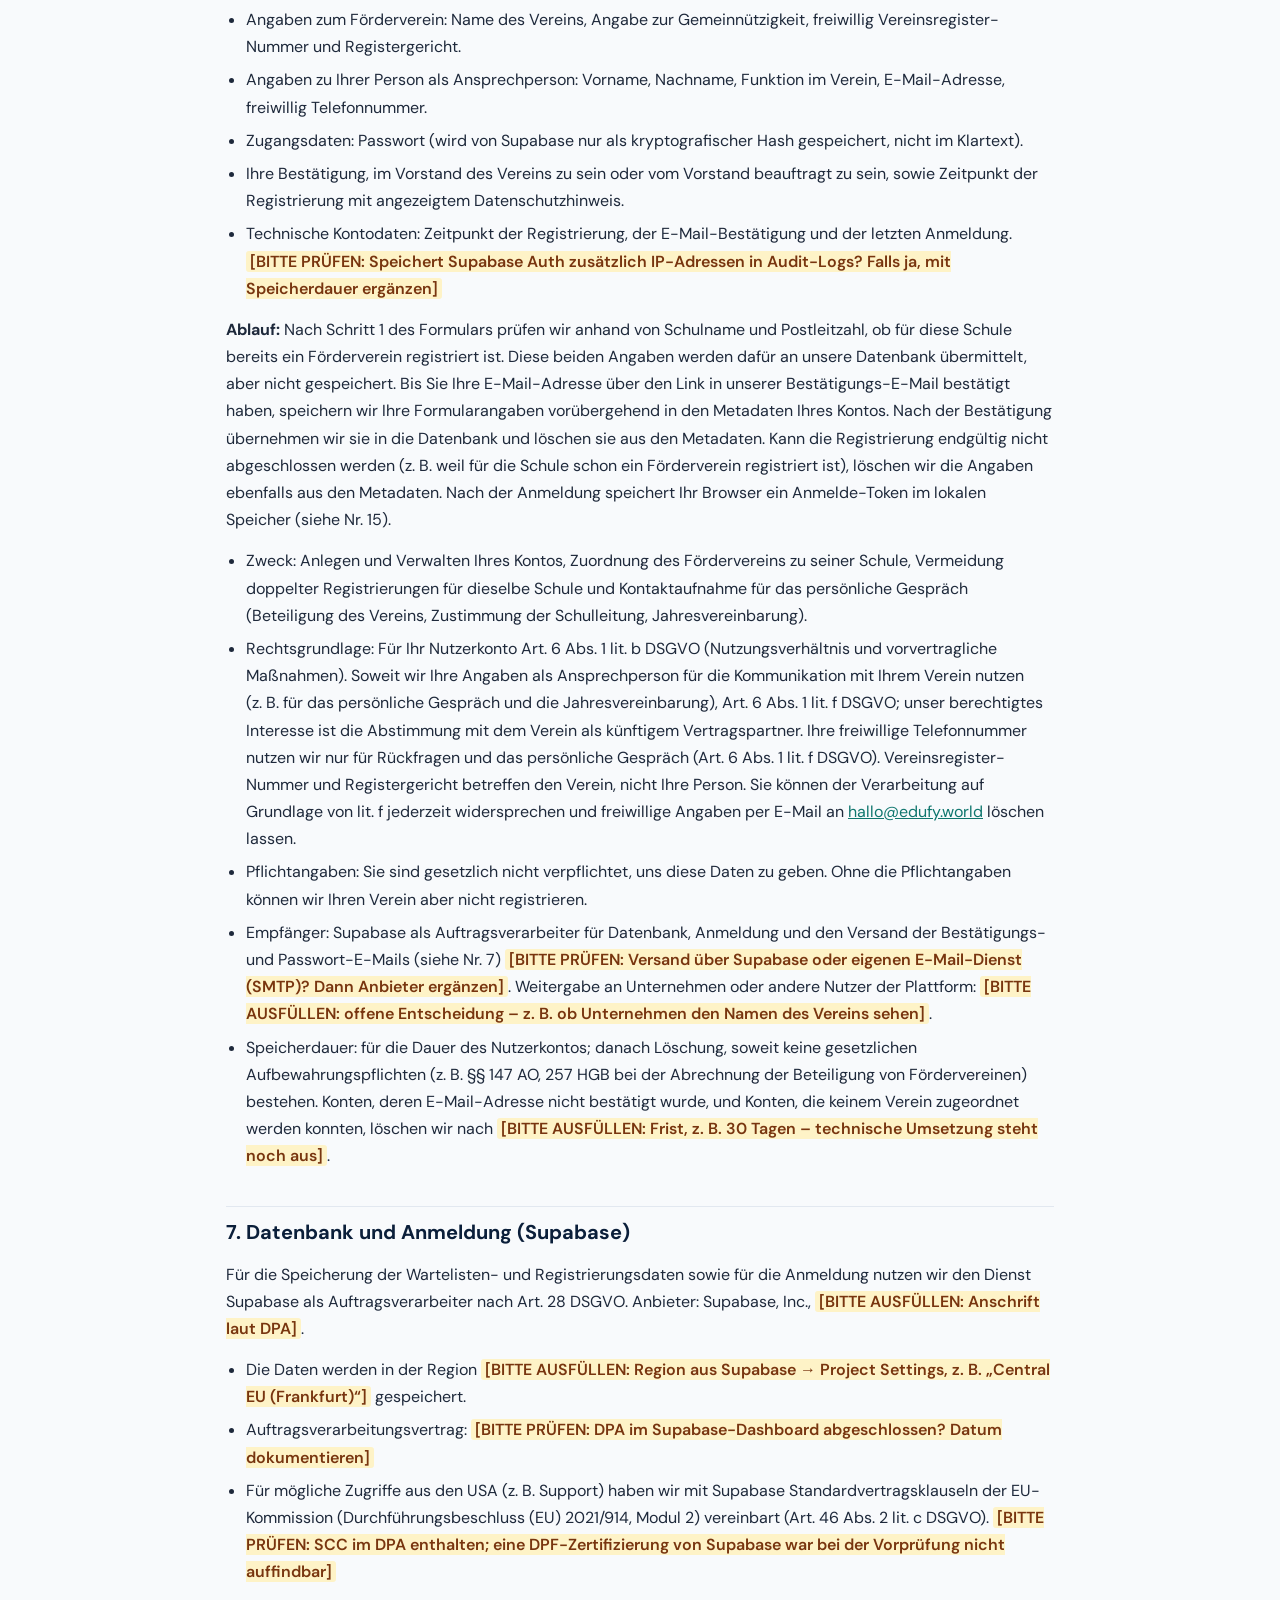
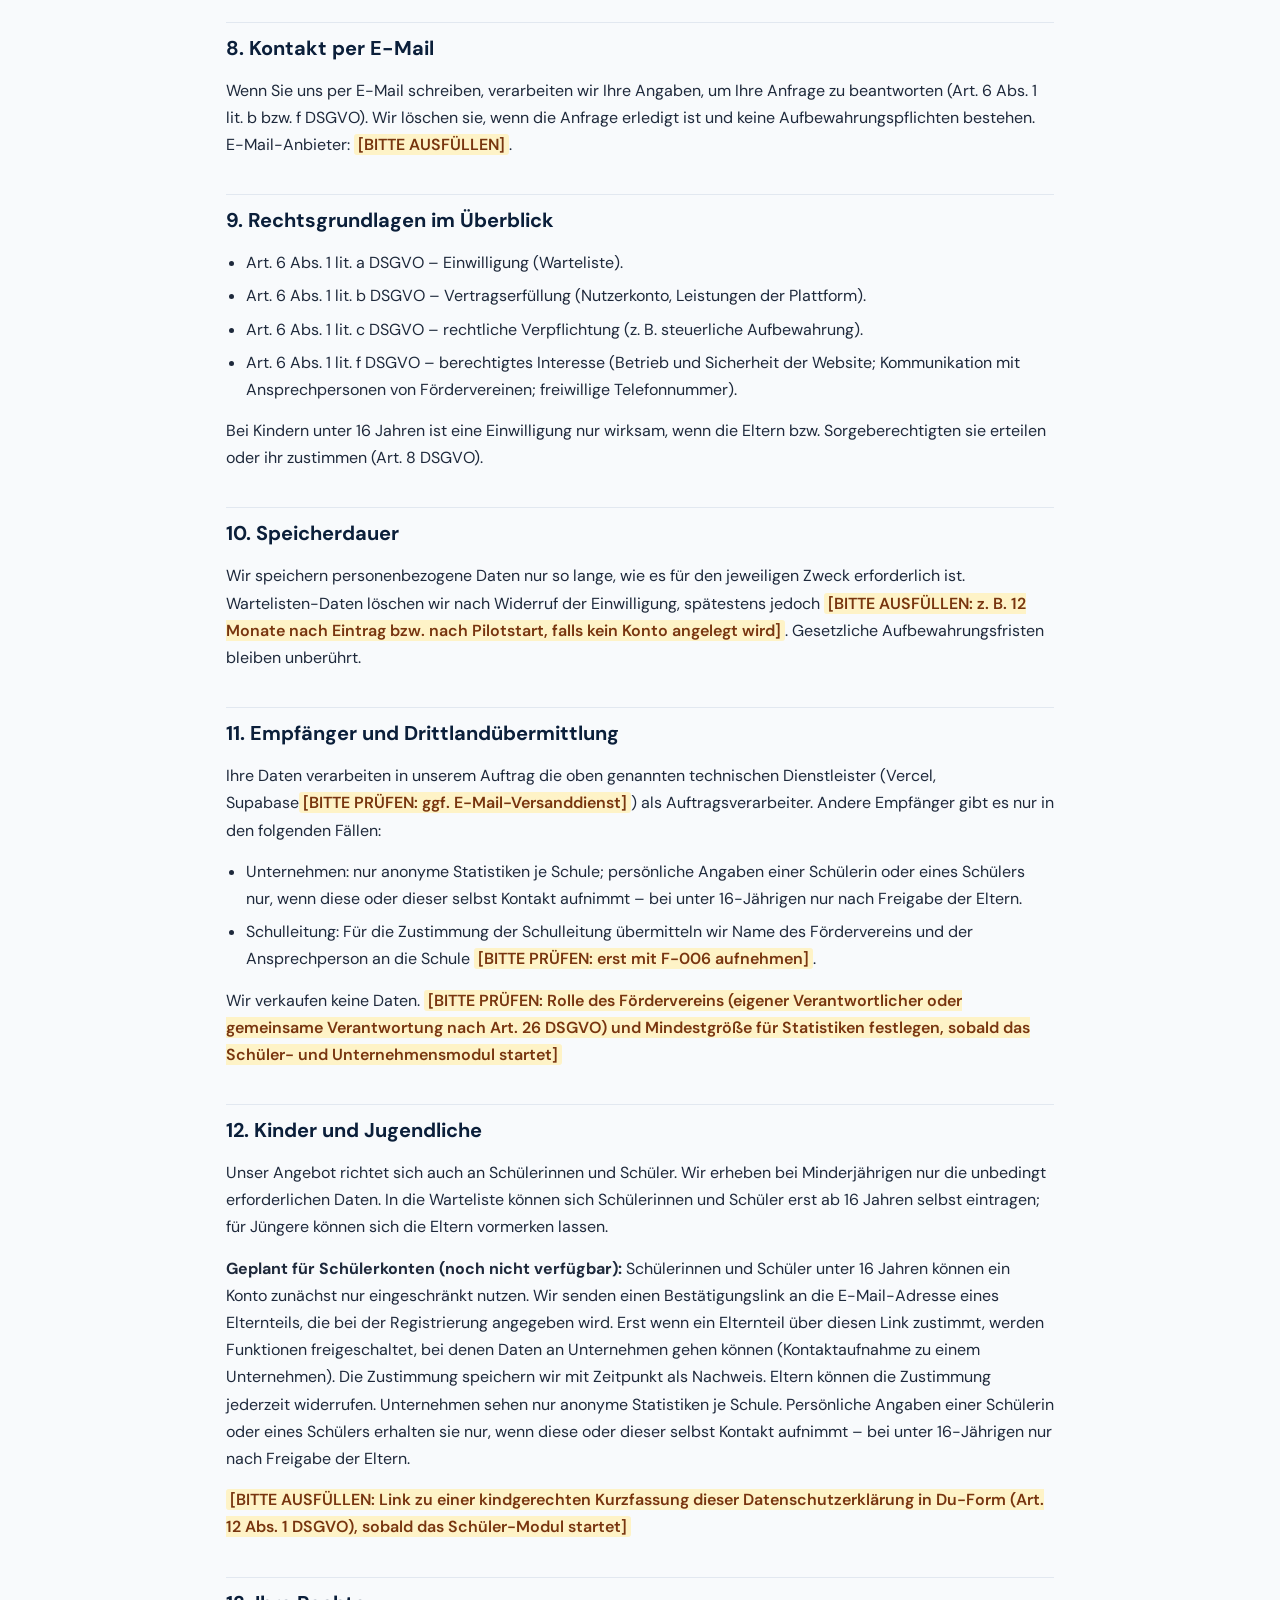
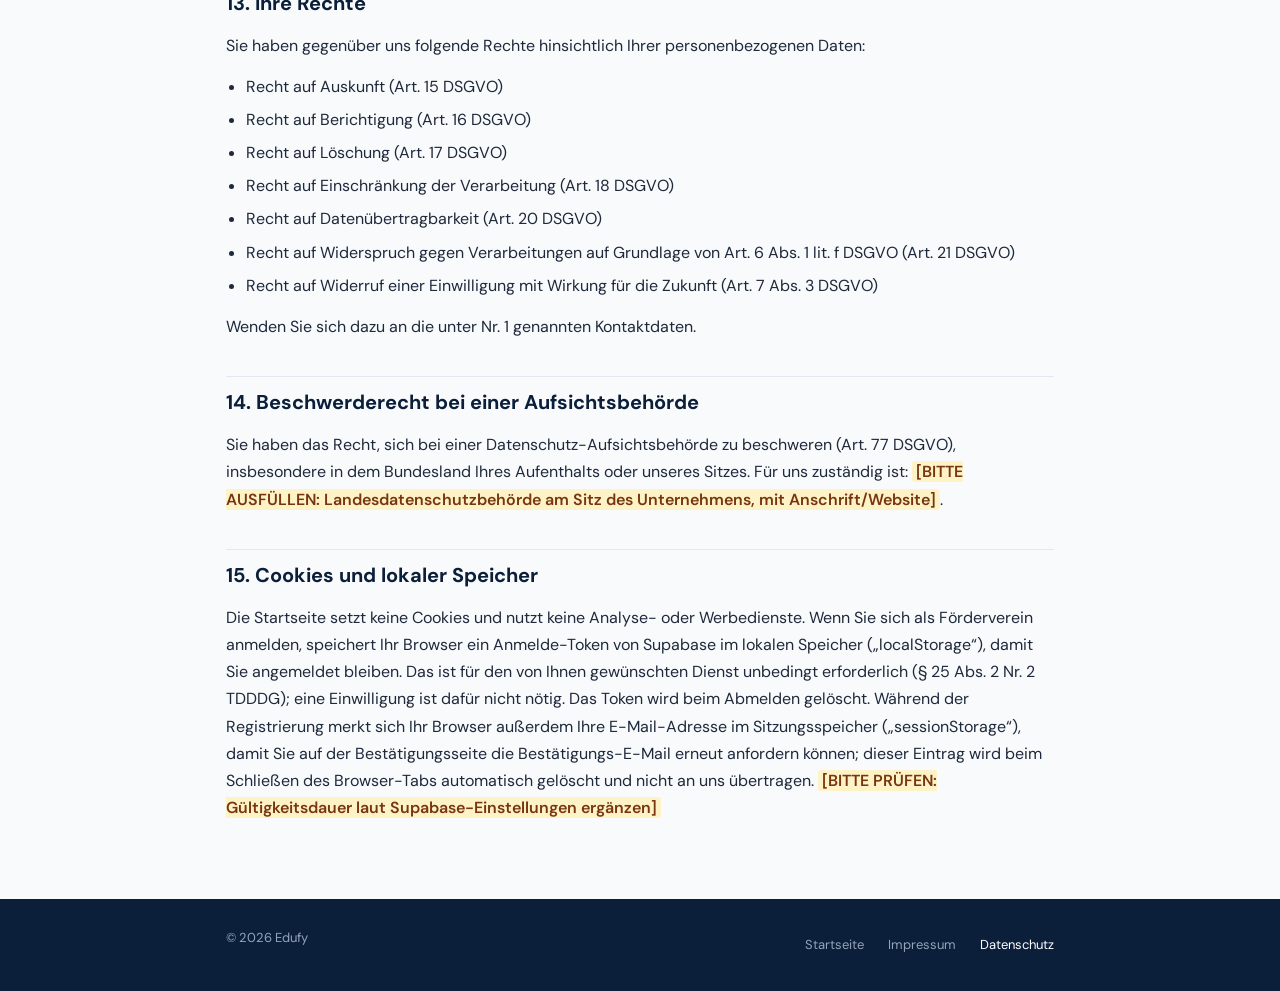
<file: datenschutz.html>
<!DOCTYPE html>
<html lang="de">
<head>
  <meta charset="UTF-8" />
  <meta name="viewport" content="width=device-width, initial-scale=1.0" />
  <title>Datenschutzerklärung – Edufy</title>
  <meta name="description" content="Datenschutzerklärung von Edufy: welche Daten wir verarbeiten und welche Rechte Sie haben." />
  <!-- Entwurf: erst nach rechtlicher Prüfung indexieren lassen -->
  <meta name="robots" content="noindex, follow" />
  <link rel="canonical" href="https://edufy.world/datenschutz.html" />
  <meta name="theme-color" content="#0B1F3A" />
  <link rel="icon" href="favicon.svg" type="image/svg+xml" />
  <link rel="stylesheet" href="fonts/fonts.css" />
  <style>
    *, *::before, *::after { box-sizing:border-box; margin:0; padding:0; }
    :root {
      --navy:#0B1F3A; --teall:#5EEAD4; --teal-dark:#0B7A70; --teal-text:#0F766E;
      --white:#FFFFFF; --off:#F8FAFC; --slate:#64748B; --slate-light:#94A3B8;
      --dark:#1E293B; --border:#E2E8F0; --focus:#0B1F3A;
    }
    body { font-family:'DM Sans',sans-serif; background:var(--off); color:var(--dark); line-height:1.7; }
    :focus-visible { outline:3px solid var(--focus); outline-offset:2px; }
    header, footer, .skip-link { --focus:#FDE68A; }
    .skip-link { position:absolute; left:1rem; top:-100px; z-index:1000; background:var(--navy); color:var(--white); padding:.75rem 1rem; border-radius:6px; font-weight:600; text-decoration:none; }
    .skip-link:focus { top:.5rem; }
    header { background:var(--navy); border-bottom:1px solid rgba(255,255,255,.07); }
    .bar { max-width:860px; margin:0 auto; padding:0 1rem; min-height:64px; display:flex; align-items:center; justify-content:space-between; gap:1rem; flex-wrap:wrap; }
    .logo { font-family:'DM Serif Display',serif; font-size:1.5rem; color:var(--white); text-decoration:none; }
    .logo span { color:var(--teall); }
    .back { color:var(--slate-light); text-decoration:none; font-size:.875rem; font-weight:500; display:inline-flex; align-items:center; min-height:44px; }
    .back:hover { color:var(--white); }
    main { max-width:860px; margin:0 auto; padding:2.5rem 1rem 4rem; }
    .draft { background:#FEF3C7; border:2px solid #B45309; color:#78350F; border-radius:10px; padding:1rem 1.25rem; margin-bottom:2rem; font-size:.9375rem; }
    .draft strong { display:block; font-size:1rem; margin-bottom:.25rem; }
    h1 { font-family:'DM Serif Display',serif; font-weight:400; font-size:clamp(2rem,5vw,2.75rem); line-height:1.15; letter-spacing:-.02em; color:var(--navy); margin-bottom:.5rem; }
    .lead { color:var(--slate); margin-bottom:2rem; }
    h2 { font-size:1.25rem; font-weight:700; color:var(--navy); margin:2.25rem 0 .75rem; padding-top:.5rem; border-top:1px solid var(--border); scroll-margin-top:1rem; }
    h3 { font-size:1rem; font-weight:700; color:var(--dark); margin:1.25rem 0 .5rem; }
    p, ul, address { margin-bottom:.875rem; }
    address { font-style:normal; }
    ul { padding-left:1.25rem; }
    li { margin-bottom:.375rem; }
    a { color:var(--teal-text); }
    .ph { background:#FEF3C7; color:#78350F; padding:0 .25rem; border-radius:3px; font-weight:600; }
    .toc { background:var(--white); border:1px solid var(--border); border-radius:12px; padding:1.25rem 1.5rem; margin-bottom:1rem; }
    .toc ol { padding-left:1.25rem; }
    .toc a { display:inline-block; padding:.25rem 0; }
    footer { background:var(--navy); color:var(--slate-light); font-size:.8125rem; }
    .foot { max-width:860px; margin:0 auto; padding:1.5rem 1rem; display:flex; gap:1.5rem; flex-wrap:wrap; align-items:center; justify-content:space-between; }
    .foot nav { display:flex; gap:1.5rem; flex-wrap:wrap; }
    .foot a { color:var(--slate-light); text-decoration:none; display:inline-flex; align-items:center; min-height:44px; }
    .foot a:hover, .foot a[aria-current="page"] { color:var(--white); }
    @media (prefers-reduced-motion: reduce) { html { scroll-behavior:auto; } }
  </style>
</head>
<body>
<a class="skip-link" href="#main">Zum Inhalt springen</a>
<header>
  <div class="bar">
    <a href="index.html" class="logo" aria-label="Edufy – zur Startseite">Edu<span>fy</span></a>
    <a href="index.html" class="back"><span aria-hidden="true">←&nbsp;</span>Zurück zur Startseite</a>
  </div>
</header>

<main id="main">
  <div class="draft" role="note">
    <strong>Entwurf – vor Veröffentlichung rechtlich prüfen</strong>
    Diese Seite ist ein Gerüst. Alle gelb markierten Stellen <span class="ph">[BITTE AUSFÜLLEN: …]</span> müssen ergänzt und der Text anschließend rechtlich geprüft werden (z.&nbsp;B. durch eine Anwältin/einen Anwalt oder einen seriösen Generator).
  </div>

  <h1>Datenschutzerklärung</h1>
  <p class="lead">Informationen nach Art. 13 Datenschutz-Grundverordnung (DSGVO) · Stand: <span class="ph">[BITTE AUSFÜLLEN: Datum]</span></p>

  <nav class="toc" aria-label="Inhalt dieser Seite">
    <ol>
      <li><a href="#verantwortlicher">Verantwortlicher</a></li>
      <li><a href="#dsb">Datenschutzbeauftragte/r</a></li>
      <li><a href="#hosting">Hosting und Server-Logfiles (Vercel)</a></li>
      <li><a href="#ressourcen">Schriften und Programmbibliotheken</a></li>
      <li><a href="#warteliste">Warteliste (Vorregistrierung)</a></li>
      <li><a href="#registrierung">Registrierung (z.&nbsp;B. Förderverein)</a></li>
      <li><a href="#supabase">Datenbank und Anmeldung (Supabase)</a></li>
      <li><a href="#kontakt-email">Kontakt per E-Mail</a></li>
      <li><a href="#rechtsgrundlagen">Rechtsgrundlagen im Überblick</a></li>
      <li><a href="#speicherdauer">Speicherdauer</a></li>
      <li><a href="#empfaenger">Empfänger und Drittlandübermittlung</a></li>
      <li><a href="#minderjaehrige">Kinder und Jugendliche</a></li>
      <li><a href="#rechte">Ihre Rechte</a></li>
      <li><a href="#beschwerde">Beschwerderecht</a></li>
      <li><a href="#cookies">Cookies und lokaler Speicher</a></li>
    </ol>
  </nav>

  <h2 id="verantwortlicher">1. Verantwortlicher</h2>
  <p>Verantwortlich für die Datenverarbeitung auf dieser Website ist:</p>
  <address>
    <span class="ph">[BITTE AUSFÜLLEN: Name/Firma inkl. Rechtsform]</span><br>
    <span class="ph">[BITTE AUSFÜLLEN: Anschrift]</span><br>
    E-Mail: <a href="mailto:hallo@edufy.world">hallo@edufy.world</a><br>
    Telefon: <span class="ph">[BITTE AUSFÜLLEN]</span>
  </address>
  <p>Weitere Angaben finden Sie im <a href="impressum.html">Impressum</a>.</p>

  <h2 id="dsb">2. Datenschutzbeauftragte/r</h2>
  <p><span class="ph">[BITTE AUSFÜLLEN: Kontaktdaten der/des Datenschutzbeauftragten (externe Benennung möglich). Laut rechtlicher Vorprüfung ist für das Schüler-Modul voraussichtlich eine Datenschutz-Folgenabschätzung nötig; daraus folgt unabhängig von der Mitarbeiterzahl eine Benennungspflicht (§ 38 Abs. 1 S. 2 BDSG) – anwaltlich bestätigen lassen]</span></p>

  <h2 id="hosting">3. Hosting und Server-Logfiles (Vercel)</h2>
  <p>Diese Website wird bei Vercel gehostet. Anbieter: Vercel Inc., <span class="ph">[BITTE AUSFÜLLEN: Anschrift laut DPA]</span>. Beim Aufruf der Seiten verarbeitet Vercel technisch notwendige Daten, insbesondere IP-Adresse, Datum und Uhrzeit des Zugriffs, aufgerufene Adresse, Referrer, Browser- und Betriebssystemangaben (Server-Logfiles).</p>
  <ul>
    <li>Zweck: Auslieferung, Stabilität und Sicherheit der Website.</li>
    <li>Rechtsgrundlage: Art. 6 Abs. 1 lit. f DSGVO (berechtigtes Interesse an einem sicheren und funktionsfähigen Angebot).</li>
    <li>Auftragsverarbeitung: Mit Vercel besteht ein Vertrag nach Art. 28 DSGVO <span class="ph">[BITTE PRÜFEN: DPA abgeschlossen?]</span>.</li>
    <li>Drittland: Eine Übermittlung in die USA ist möglich. Vercel ist nach dem EU-U.S. Data Privacy Framework zertifiziert (Angemessenheitsbeschluss der EU-Kommission vom 10.07.2023, Art. 45 DSGVO); ergänzend gelten Standardvertragsklauseln. <span class="ph">[BITTE PRÜFEN: aktueller Eintrag auf dataprivacyframework.gov; Region der Functions, z.&nbsp;B. Frankfurt (fra1)]</span></li>
    <li>Speicherdauer der Logfiles: <span class="ph">[BITTE AUSFÜLLEN laut Vercel-Einstellungen]</span>.</li>
  </ul>

  <h2 id="ressourcen">4. Schriften und Programmbibliotheken</h2>
  <p>Die verwendeten Schriftarten (DM Sans, DM Serif Display) sind lokal auf unserem Server gespeichert. Beim Laden der Seite wird <strong>keine</strong> Verbindung zu Google Fonts aufgebaut.</p>
  <p>Auch die Programmbibliothek für Formulare und Anmeldung („supabase-js“) liefern wir von unserem eigenen Webserver aus. Beim Laden der Seiten wird keine Verbindung zu einem fremden Content-Delivery-Network aufgebaut.</p>

  <h2 id="warteliste">5. Warteliste (Vorregistrierung)</h2>
  <p>Auf der Startseite können Sie sich für den Pilotbetrieb vormerken lassen. Dabei verarbeiten wir je nach Auswahl:</p>
  <ul>
    <li><strong>Schule / Förderverein:</strong> Name der Schule bzw. des Fördervereins, Ihr Name, E-Mail-Adresse, optional Bundesland.</li>
    <li><strong>Unternehmen:</strong> Unternehmensname, Ihr Name, optional Position, E-Mail-Adresse, optional Anzahl der Ausbildungsplätze pro Jahr.</li>
    <li><strong>Eltern / Schülerinnen und Schüler / Lehrkräfte:</strong> Name, E-Mail-Adresse, Rolle (Elternteil, Schülerin bzw. Schüler ab 16 Jahren, Lehrkraft) sowie die Bestätigung, mindestens 16 Jahre alt zu sein oder sich als Elternteil bzw. Lehrkraft anzumelden. Schülerinnen und Schüler unter 16 Jahren können sich nicht selbst eintragen; für sie können sich die Eltern vormerken lassen. Das Alter des Kindes fragen wir nicht ab.</li>
    <li>In allen Fällen: Ihre Einwilligung in die Speicherung zur Kontaktaufnahme zum Pilotstart und den Zeitpunkt der Einwilligung.</li>
  </ul>
  <p>Zweck: Information über den Start des Pilotbetriebs und Kontaktaufnahme dazu. Rechtsgrundlage: Ihre Einwilligung nach Art. 6 Abs. 1 lit. a DSGVO. Die Angabe der Pflichtfelder ist freiwillig; ohne sie ist eine Vormerkung nicht möglich. Sie können Ihre Einwilligung jederzeit mit Wirkung für die Zukunft widerrufen, z.&nbsp;B. per E-Mail an <a href="mailto:hallo@edufy.world">hallo@edufy.world</a>; wir löschen Ihren Eintrag dann. Die Daten werden nicht an Unternehmen oder sonstige Dritte weitergegeben (Ausnahme: technische Dienstleister als Auftragsverarbeiter, siehe unten).</p>
  <p><span class="ph">[BITTE PRÜFEN: Double-Opt-In-Verfahren und Abmeldeweg (Backlog G-005) beschreiben, sobald umgesetzt]</span></p>

  <h2 id="registrierung">6. Registrierung (z.&nbsp;B. Förderverein)</h2>
  <p>Wenn Sie ein Konto anlegen, verarbeiten wir die im jeweiligen Registrierungsformular abgefragten Daten zur Bereitstellung des Kontos und der vereinbarten Leistungen. Für die Registrierung eines Fördervereins gilt im Einzelnen:</p>

  <h3 id="registrierung-foerderverein">Registrierung als Förderverein</h3>
  <p><strong>Welche Daten:</strong></p>
  <ul>
    <li>Angaben zur Schule: Name, Schulform, Straße und Hausnummer, Postleitzahl, Ort, Bundesland.</li>
    <li>Angaben zum Förderverein: Name des Vereins, Angabe zur Gemeinnützigkeit, freiwillig Vereinsregister-Nummer und Registergericht.</li>
    <li>Angaben zu Ihrer Person als Ansprechperson: Vorname, Nachname, Funktion im Verein, E-Mail-Adresse, freiwillig Telefonnummer.</li>
    <li>Zugangsdaten: Passwort (wird von Supabase nur als kryptografischer Hash gespeichert, nicht im Klartext).</li>
    <li>Ihre Bestätigung, im Vorstand des Vereins zu sein oder vom Vorstand beauftragt zu sein, sowie Zeitpunkt der Registrierung mit angezeigtem Datenschutzhinweis.</li>
    <li>Technische Kontodaten: Zeitpunkt der Registrierung, der E-Mail-Bestätigung und der letzten Anmeldung. <span class="ph">[BITTE PRÜFEN: Speichert Supabase Auth zusätzlich IP-Adressen in Audit-Logs? Falls ja, mit Speicherdauer ergänzen]</span></li>
  </ul>
  <p><strong>Ablauf:</strong> Nach Schritt 1 des Formulars prüfen wir anhand von Schulname und Postleitzahl, ob für diese Schule bereits ein Förderverein registriert ist. Diese beiden Angaben werden dafür an unsere Datenbank übermittelt, aber nicht gespeichert. Bis Sie Ihre E-Mail-Adresse über den Link in unserer Bestätigungs-E-Mail bestätigt haben, speichern wir Ihre Formularangaben vorübergehend in den Metadaten Ihres Kontos. Nach der Bestätigung übernehmen wir sie in die Datenbank und löschen sie aus den Metadaten. Kann die Registrierung endgültig nicht abgeschlossen werden (z.&nbsp;B. weil für die Schule schon ein Förderverein registriert ist), löschen wir die Angaben ebenfalls aus den Metadaten. Nach der Anmeldung speichert Ihr Browser ein Anmelde-Token im lokalen Speicher (siehe Nr. 15).</p>
  <ul>
    <li>Zweck: Anlegen und Verwalten Ihres Kontos, Zuordnung des Fördervereins zu seiner Schule, Vermeidung doppelter Registrierungen für dieselbe Schule und Kontaktaufnahme für das persönliche Gespräch (Beteiligung des Vereins, Zustimmung der Schulleitung, Jahresvereinbarung).</li>
    <li>Rechtsgrundlage: Für Ihr Nutzerkonto Art. 6 Abs. 1 lit. b DSGVO (Nutzungsverhältnis und vorvertragliche Maßnahmen). Soweit wir Ihre Angaben als Ansprechperson für die Kommunikation mit Ihrem Verein nutzen (z.&nbsp;B. für das persönliche Gespräch und die Jahresvereinbarung), Art. 6 Abs. 1 lit. f DSGVO; unser berechtigtes Interesse ist die Abstimmung mit dem Verein als künftigem Vertragspartner. Ihre freiwillige Telefonnummer nutzen wir nur für Rückfragen und das persönliche Gespräch (Art. 6 Abs. 1 lit. f DSGVO). Vereinsregister-Nummer und Registergericht betreffen den Verein, nicht Ihre Person. Sie können der Verarbeitung auf Grundlage von lit.&nbsp;f jederzeit widersprechen und freiwillige Angaben per E-Mail an <a href="mailto:hallo@edufy.world">hallo@edufy.world</a> löschen lassen.</li>
    <li>Pflichtangaben: Sie sind gesetzlich nicht verpflichtet, uns diese Daten zu geben. Ohne die Pflichtangaben können wir Ihren Verein aber nicht registrieren.</li>
    <li>Empfänger: Supabase als Auftragsverarbeiter für Datenbank, Anmeldung und den Versand der Bestätigungs- und Passwort-E-Mails (siehe Nr. 7) <span class="ph">[BITTE PRÜFEN: Versand über Supabase oder eigenen E-Mail-Dienst (SMTP)? Dann Anbieter ergänzen]</span>. Weitergabe an Unternehmen oder andere Nutzer der Plattform: <span class="ph">[BITTE AUSFÜLLEN: offene Entscheidung – z.&nbsp;B. ob Unternehmen den Namen des Vereins sehen]</span>.</li>
    <li>Speicherdauer: für die Dauer des Nutzerkontos; danach Löschung, soweit keine gesetzlichen Aufbewahrungspflichten (z.&nbsp;B. §§ 147 AO, 257 HGB bei der Abrechnung der Beteiligung von Fördervereinen) bestehen. Konten, deren E-Mail-Adresse nicht bestätigt wurde, und Konten, die keinem Verein zugeordnet werden konnten, löschen wir nach <span class="ph">[BITTE AUSFÜLLEN: Frist, z.&nbsp;B. 30 Tagen – technische Umsetzung steht noch aus]</span>.</li>
  </ul>

  <h2 id="supabase">7. Datenbank und Anmeldung (Supabase)</h2>
  <p>Für die Speicherung der Wartelisten- und Registrierungsdaten sowie für die Anmeldung nutzen wir den Dienst Supabase als Auftragsverarbeiter nach Art. 28 DSGVO. Anbieter: Supabase, Inc., <span class="ph">[BITTE AUSFÜLLEN: Anschrift laut DPA]</span>.</p>
  <ul>
    <li>Die Daten werden in der Region <span class="ph">[BITTE AUSFÜLLEN: Region aus Supabase → Project Settings, z.&nbsp;B. „Central EU (Frankfurt)“]</span> gespeichert.</li>
    <li>Auftragsverarbeitungsvertrag: <span class="ph">[BITTE PRÜFEN: DPA im Supabase-Dashboard abgeschlossen? Datum dokumentieren]</span></li>
    <li>Für mögliche Zugriffe aus den USA (z.&nbsp;B. Support) haben wir mit Supabase Standardvertragsklauseln der EU-Kommission (Durchführungsbeschluss (EU) 2021/914, Modul 2) vereinbart (Art. 46 Abs. 2 lit. c DSGVO). <span class="ph">[BITTE PRÜFEN: SCC im DPA enthalten; eine DPF-Zertifizierung von Supabase war bei der Vorprüfung nicht auffindbar]</span></li>
  </ul>

  <h2 id="kontakt-email">8. Kontakt per E-Mail</h2>
  <p>Wenn Sie uns per E-Mail schreiben, verarbeiten wir Ihre Angaben, um Ihre Anfrage zu beantworten (Art. 6 Abs. 1 lit. b bzw. f DSGVO). Wir löschen sie, wenn die Anfrage erledigt ist und keine Aufbewahrungspflichten bestehen. E-Mail-Anbieter: <span class="ph">[BITTE AUSFÜLLEN]</span>.</p>

  <h2 id="rechtsgrundlagen">9. Rechtsgrundlagen im Überblick</h2>
  <ul>
    <li>Art. 6 Abs. 1 lit. a DSGVO – Einwilligung (Warteliste).</li>
    <li>Art. 6 Abs. 1 lit. b DSGVO – Vertragserfüllung (Nutzerkonto, Leistungen der Plattform).</li>
    <li>Art. 6 Abs. 1 lit. c DSGVO – rechtliche Verpflichtung (z.&nbsp;B. steuerliche Aufbewahrung).</li>
    <li>Art. 6 Abs. 1 lit. f DSGVO – berechtigtes Interesse (Betrieb und Sicherheit der Website; Kommunikation mit Ansprechpersonen von Fördervereinen; freiwillige Telefonnummer).</li>
  </ul>
  <p>Bei Kindern unter 16 Jahren ist eine Einwilligung nur wirksam, wenn die Eltern bzw. Sorgeberechtigten sie erteilen oder ihr zustimmen (Art. 8 DSGVO).</p>

  <h2 id="speicherdauer">10. Speicherdauer</h2>
  <p>Wir speichern personenbezogene Daten nur so lange, wie es für den jeweiligen Zweck erforderlich ist. Wartelisten-Daten löschen wir nach Widerruf der Einwilligung, spätestens jedoch <span class="ph">[BITTE AUSFÜLLEN: z.&nbsp;B. 12 Monate nach Eintrag bzw. nach Pilotstart, falls kein Konto angelegt wird]</span>. Gesetzliche Aufbewahrungsfristen bleiben unberührt.</p>

  <h2 id="empfaenger">11. Empfänger und Drittlandübermittlung</h2>
  <p>Ihre Daten verarbeiten in unserem Auftrag die oben genannten technischen Dienstleister (Vercel, Supabase<span class="ph">[BITTE PRÜFEN: ggf. E-Mail-Versanddienst]</span>) als Auftragsverarbeiter. Andere Empfänger gibt es nur in den folgenden Fällen:</p>
  <ul>
    <li>Unternehmen: nur anonyme Statistiken je Schule; persönliche Angaben einer Schülerin oder eines Schülers nur, wenn diese oder dieser selbst Kontakt aufnimmt – bei unter 16-Jährigen nur nach Freigabe der Eltern.</li>
    <li>Schulleitung: Für die Zustimmung der Schulleitung übermitteln wir Name des Fördervereins und der Ansprechperson an die Schule <span class="ph">[BITTE PRÜFEN: erst mit F-006 aufnehmen]</span>.</li>
  </ul>
  <p>Wir verkaufen keine Daten. <span class="ph">[BITTE PRÜFEN: Rolle des Fördervereins (eigener Verantwortlicher oder gemeinsame Verantwortung nach Art. 26 DSGVO) und Mindestgröße für Statistiken festlegen, sobald das Schüler- und Unternehmensmodul startet]</span></p>

  <h2 id="minderjaehrige">12. Kinder und Jugendliche</h2>
  <p>Unser Angebot richtet sich auch an Schülerinnen und Schüler. Wir erheben bei Minderjährigen nur die unbedingt erforderlichen Daten. In die Warteliste können sich Schülerinnen und Schüler erst ab 16 Jahren selbst eintragen; für Jüngere können sich die Eltern vormerken lassen.</p>
  <p><strong>Geplant für Schülerkonten (noch nicht verfügbar):</strong> Schülerinnen und Schüler unter 16 Jahren können ein Konto zunächst nur eingeschränkt nutzen. Wir senden einen Bestätigungslink an die E-Mail-Adresse eines Elternteils, die bei der Registrierung angegeben wird. Erst wenn ein Elternteil über diesen Link zustimmt, werden Funktionen freigeschaltet, bei denen Daten an Unternehmen gehen können (Kontaktaufnahme zu einem Unternehmen). Die Zustimmung speichern wir mit Zeitpunkt als Nachweis. Eltern können die Zustimmung jederzeit widerrufen. Unternehmen sehen nur anonyme Statistiken je Schule. Persönliche Angaben einer Schülerin oder eines Schülers erhalten sie nur, wenn diese oder dieser selbst Kontakt aufnimmt – bei unter 16-Jährigen nur nach Freigabe der Eltern.</p>
  <p><span class="ph">[BITTE AUSFÜLLEN: Link zu einer kindgerechten Kurzfassung dieser Datenschutzerklärung in Du-Form (Art. 12 Abs. 1 DSGVO), sobald das Schüler-Modul startet]</span></p>

  <h2 id="rechte">13. Ihre Rechte</h2>
  <p>Sie haben gegenüber uns folgende Rechte hinsichtlich Ihrer personenbezogenen Daten:</p>
  <ul>
    <li>Recht auf Auskunft (Art. 15 DSGVO)</li>
    <li>Recht auf Berichtigung (Art. 16 DSGVO)</li>
    <li>Recht auf Löschung (Art. 17 DSGVO)</li>
    <li>Recht auf Einschränkung der Verarbeitung (Art. 18 DSGVO)</li>
    <li>Recht auf Datenübertragbarkeit (Art. 20 DSGVO)</li>
    <li>Recht auf Widerspruch gegen Verarbeitungen auf Grundlage von Art. 6 Abs. 1 lit. f DSGVO (Art. 21 DSGVO)</li>
    <li>Recht auf Widerruf einer Einwilligung mit Wirkung für die Zukunft (Art. 7 Abs. 3 DSGVO)</li>
  </ul>
  <p>Wenden Sie sich dazu an die unter Nr. 1 genannten Kontaktdaten.</p>

  <h2 id="beschwerde">14. Beschwerderecht bei einer Aufsichtsbehörde</h2>
  <p>Sie haben das Recht, sich bei einer Datenschutz-Aufsichtsbehörde zu beschweren (Art. 77 DSGVO), insbesondere in dem Bundesland Ihres Aufenthalts oder unseres Sitzes. Für uns zuständig ist: <span class="ph">[BITTE AUSFÜLLEN: Landesdatenschutzbehörde am Sitz des Unternehmens, mit Anschrift/Website]</span>.</p>

  <h2 id="cookies">15. Cookies und lokaler Speicher</h2>
  <p>Die Startseite setzt keine Cookies und nutzt keine Analyse- oder Werbedienste. Wenn Sie sich als Förderverein anmelden, speichert Ihr Browser ein Anmelde-Token von Supabase im lokalen Speicher („localStorage“), damit Sie angemeldet bleiben. Das ist für den von Ihnen gewünschten Dienst unbedingt erforderlich (§ 25 Abs. 2 Nr. 2 TDDDG); eine Einwilligung ist dafür nicht nötig. Das Token wird beim Abmelden gelöscht. Während der Registrierung merkt sich Ihr Browser außerdem Ihre E-Mail-Adresse im Sitzungsspeicher („sessionStorage“), damit Sie auf der Bestätigungsseite die Bestätigungs-E-Mail erneut anfordern können; dieser Eintrag wird beim Schließen des Browser-Tabs automatisch gelöscht und nicht an uns übertragen. <span class="ph">[BITTE PRÜFEN: Gültigkeitsdauer laut Supabase-Einstellungen ergänzen]</span></p>
</main>

<footer>
  <div class="foot">
    <p>© <span data-year>2026</span> Edufy</p>
    <nav aria-label="Rechtliches">
      <a href="index.html">Startseite</a>
      <a href="impressum.html">Impressum</a>
      <a href="datenschutz.html" aria-current="page">Datenschutz</a>
    </nav>
  </div>
</footer>
<script>
  (function () {
    var els = document.querySelectorAll('[data-year]');
    for (var i = 0; i < els.length; i++) { els[i].textContent = String(new Date().getFullYear()); }
  })();
</script>
</body>
</html>
</file>
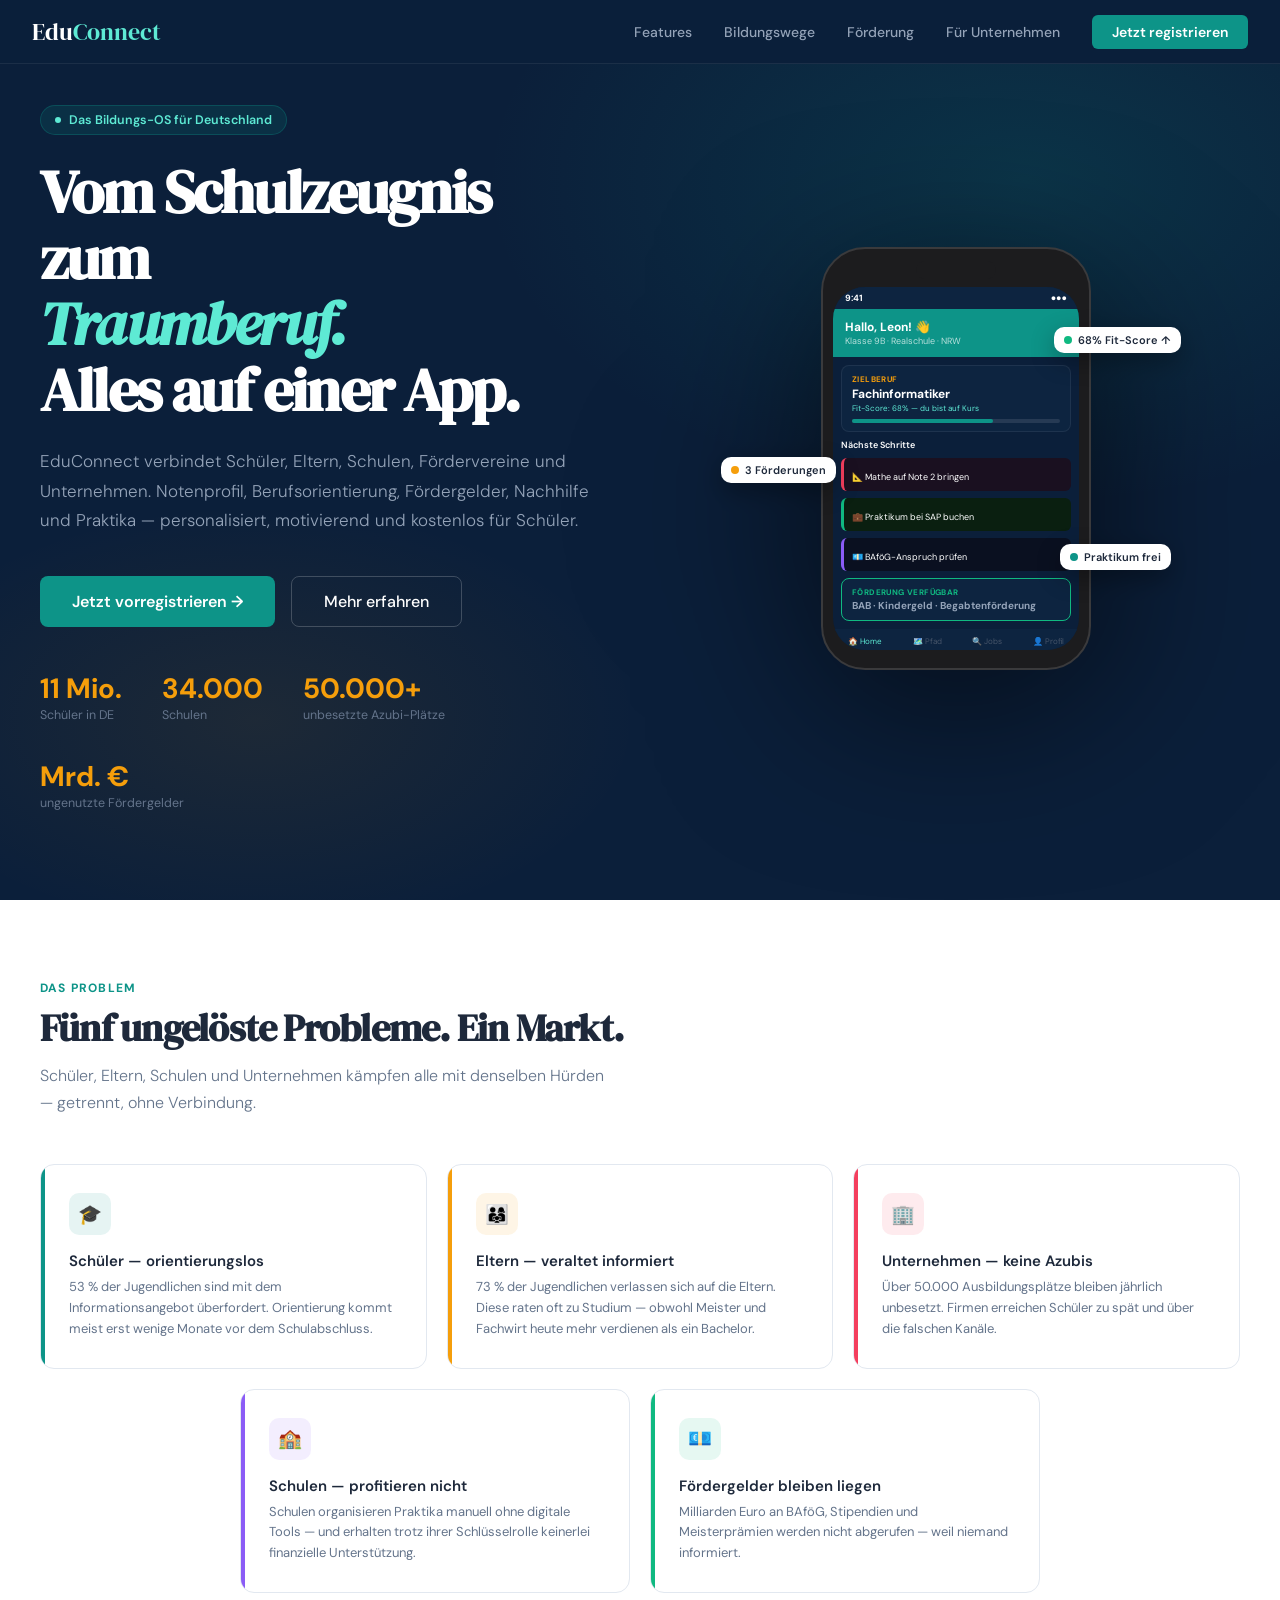
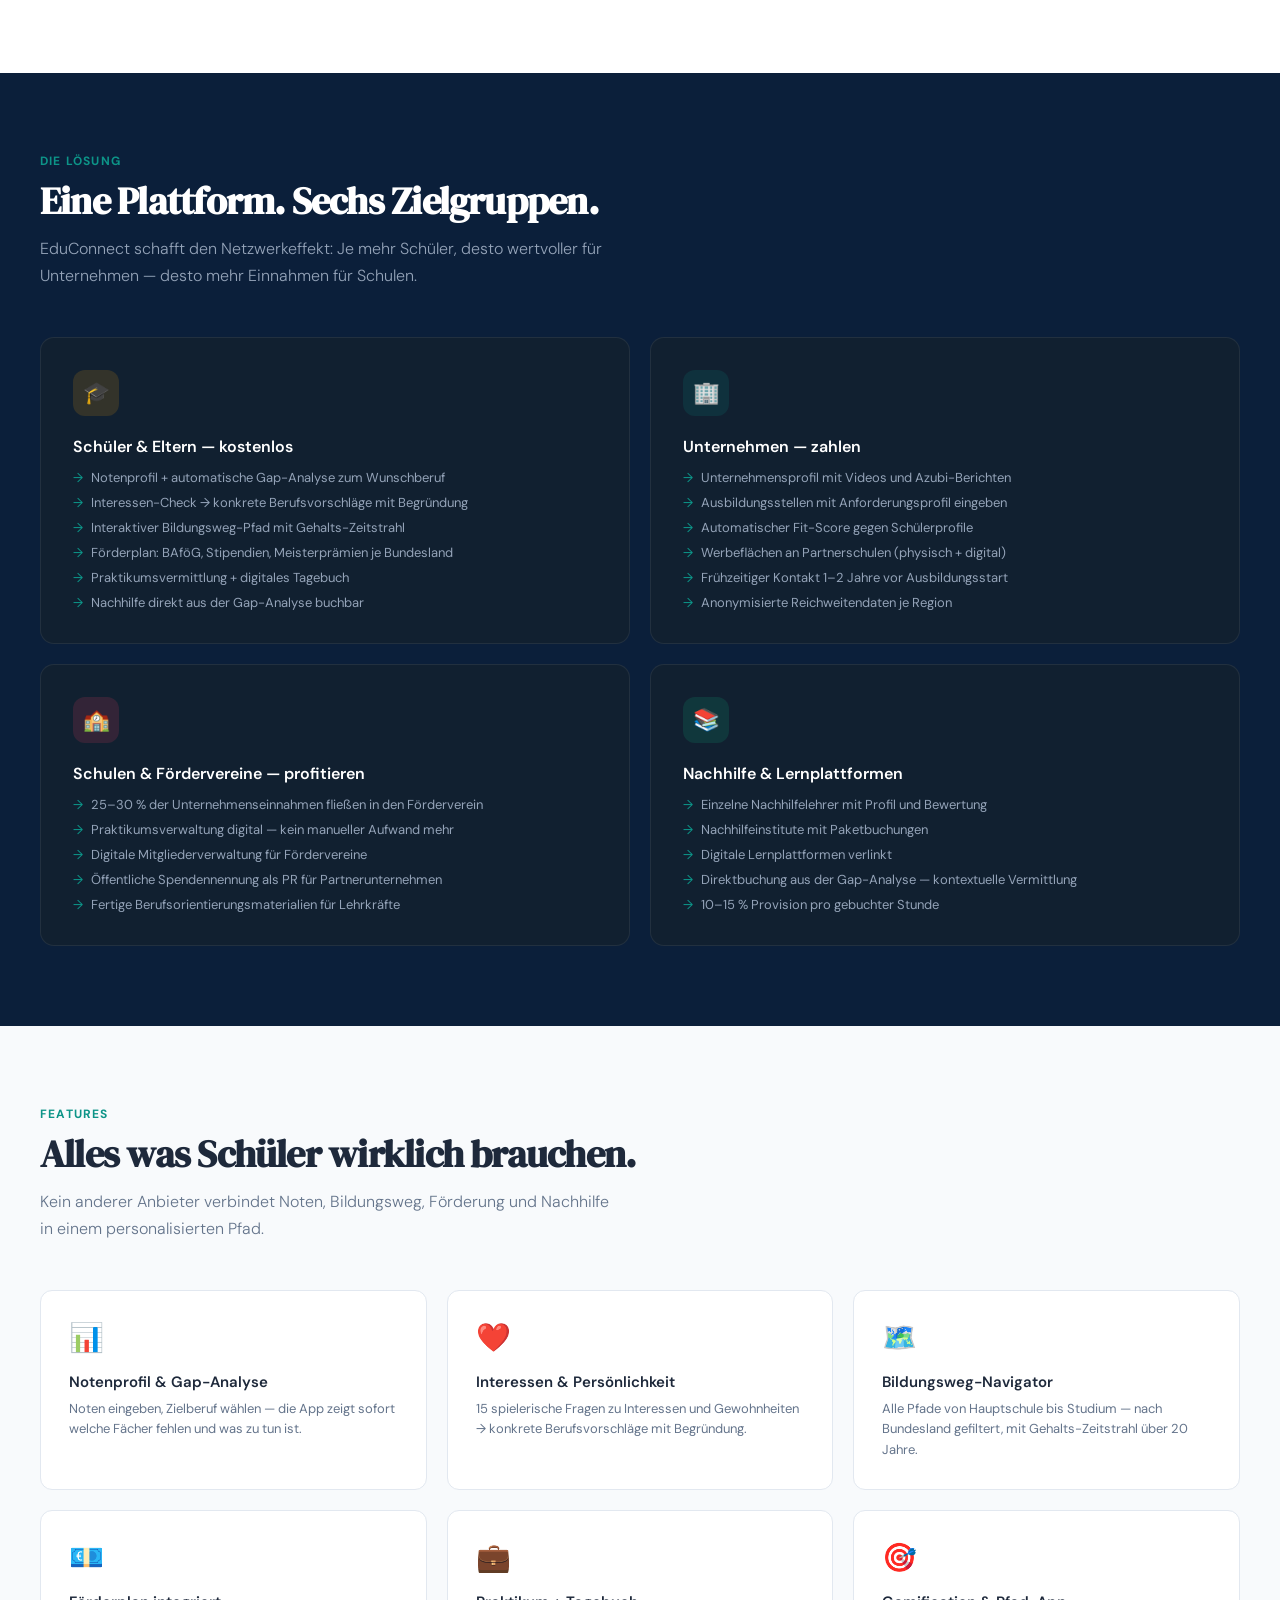
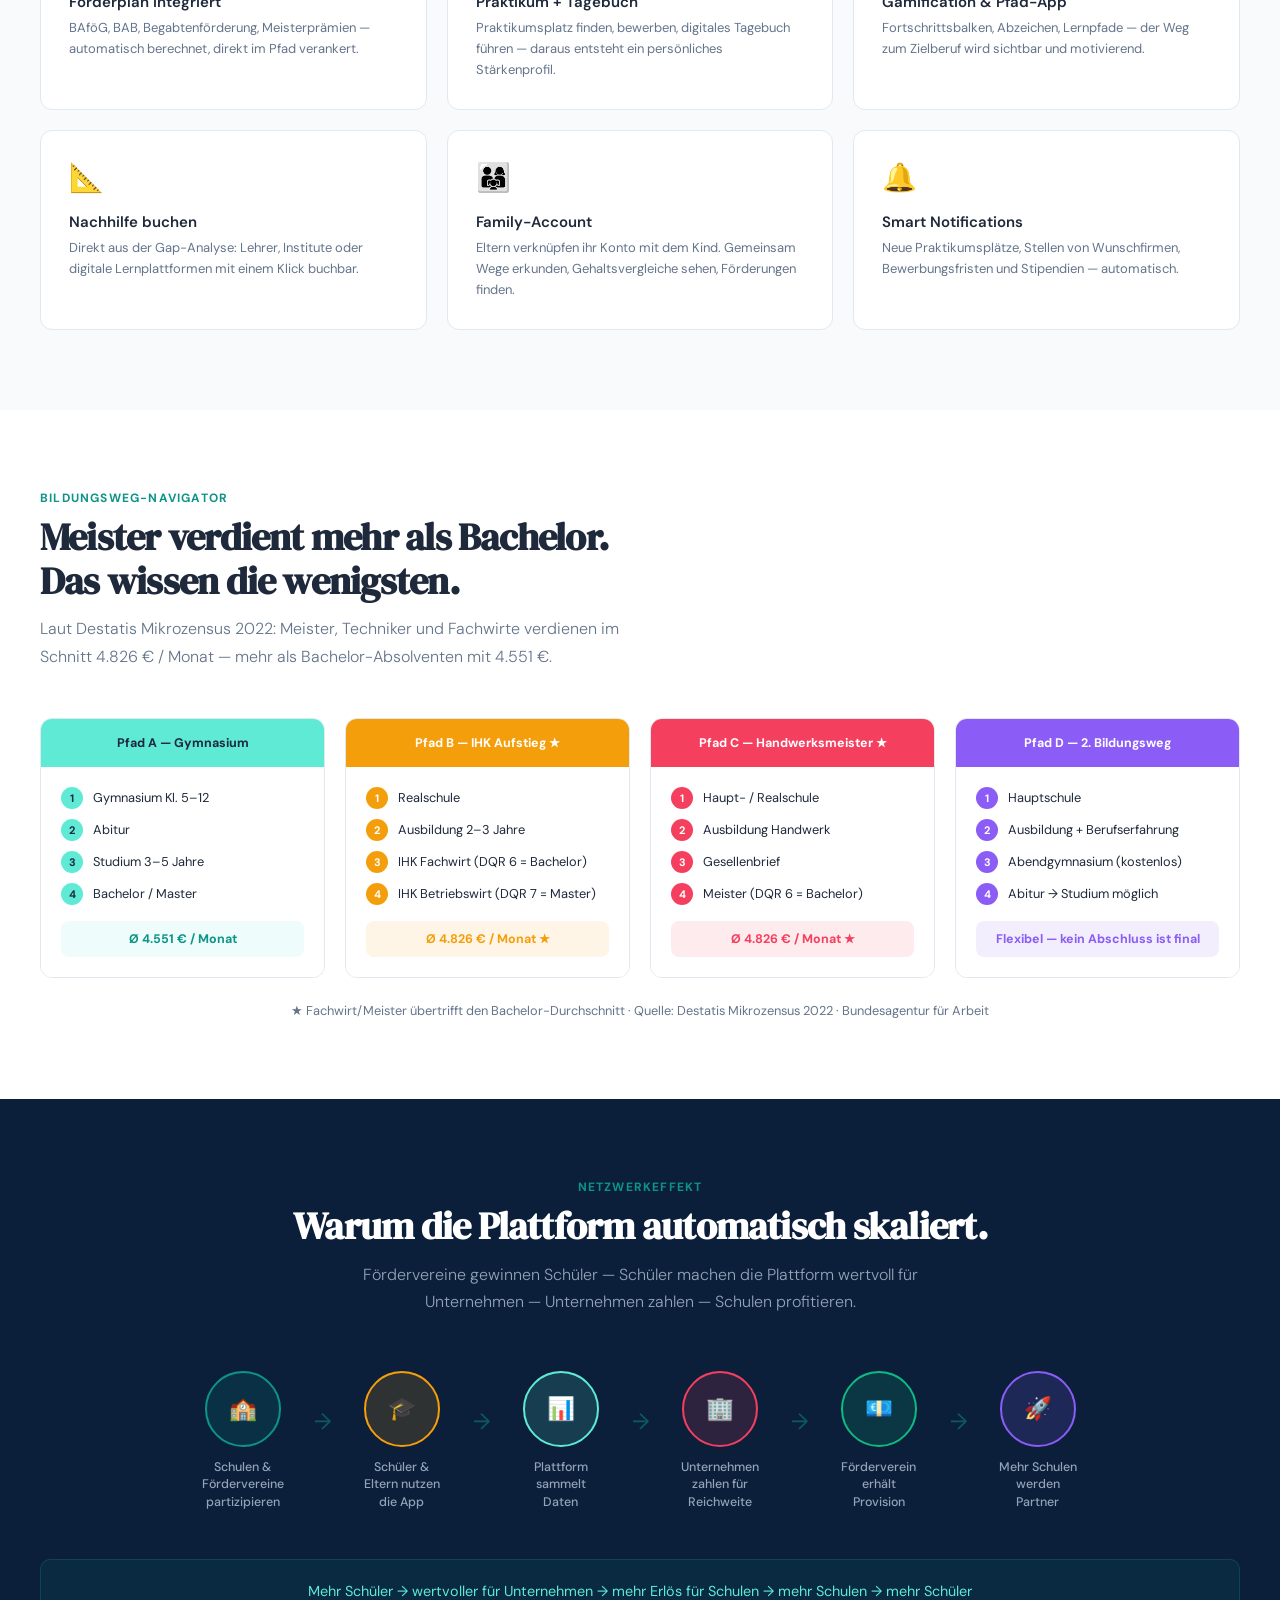
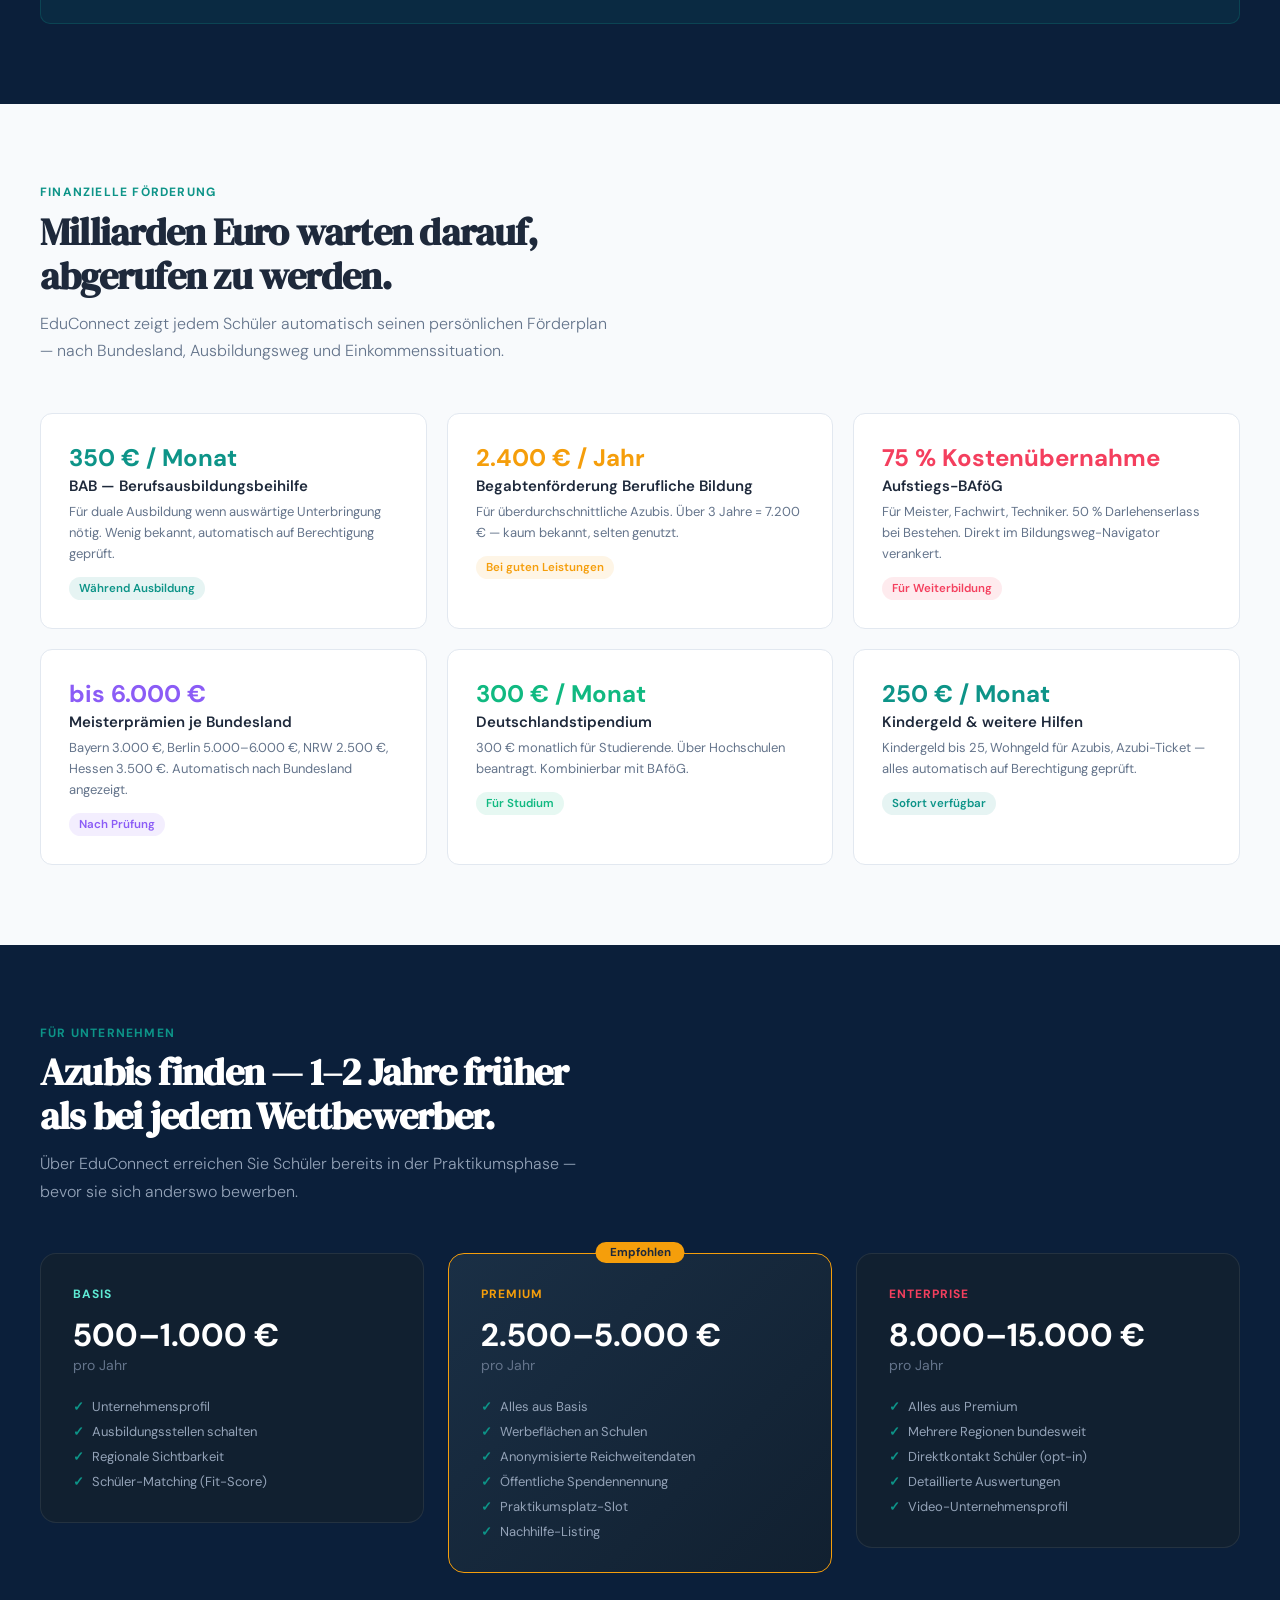
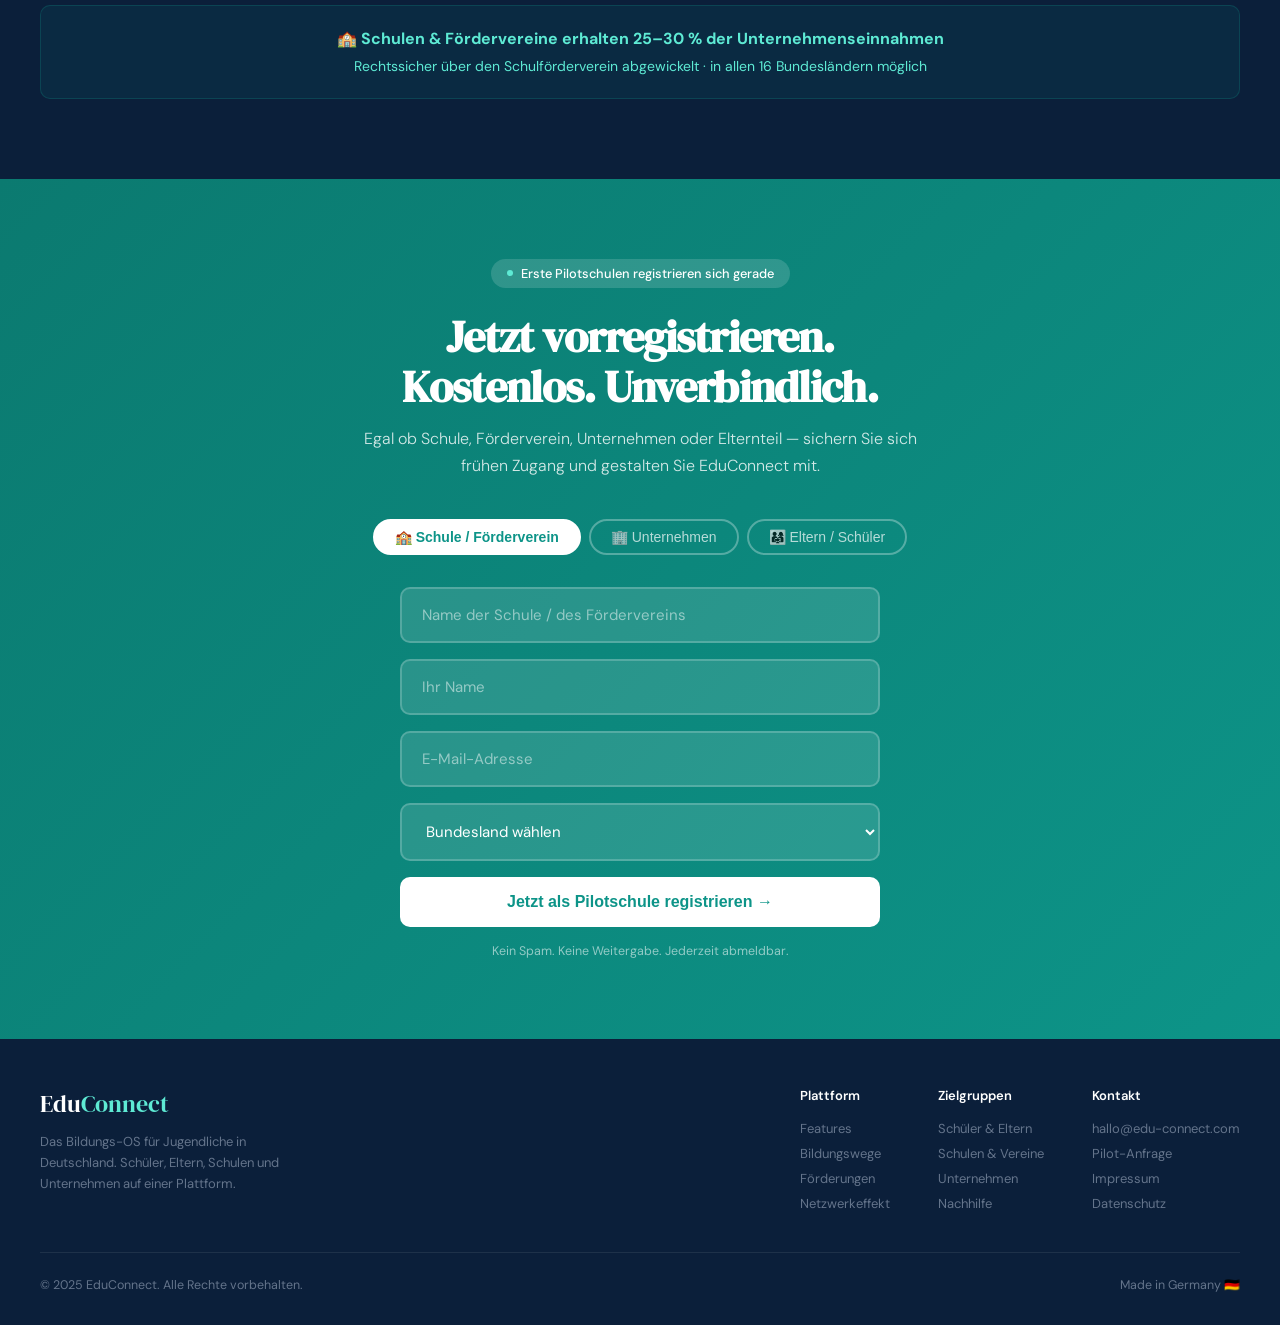
<file: EduConnect_Landing.html>
<!DOCTYPE html>
<html lang="de">
<head>
  <meta charset="UTF-8" />
  <meta name="viewport" content="width=device-width, initial-scale=1.0" />
  <title>EduConnect — Das Bildungs-OS für Jugendliche in Deutschland</title>
  <meta name="description" content="EduConnect verbindet Schüler, Eltern, Schulen, Fördervereine und Unternehmen. Berufsorientierung, Notenprofil, Förderungen und Nachhilfe auf einer Plattform." />
  <link rel="preconnect" href="https://fonts.googleapis.com" />
  <link href="https://fonts.googleapis.com/css2?family=DM+Serif+Display:ital@0;1&family=DM+Sans:opsz,wght@9..40,300;9..40,400;9..40,500;9..40,600;9..40,700&display=swap" rel="stylesheet" />
  <style>
    *, *::before, *::after { box-sizing: border-box; margin: 0; padding: 0; }
    :root {
      --navy:#0B1F3A; --teal:#0D9488; --teall:#5EEAD4;
      --gold:#F59E0B; --coral:#F43F5E; --green:#10B981;
      --purp:#8B5CF6; --white:#FFFFFF; --off:#F8FAFC;
      --slate:#64748B; --dark:#1E293B; --card:#112030; --border:#E2E8F0;
    }
    html { scroll-behavior: smooth; }
    body { font-family: 'DM Sans', sans-serif; background: var(--off); color: var(--dark); overflow-x: hidden; }

    /* NAV */
    nav {
      position:fixed; top:0; left:0; right:0; z-index:999;
      height:64px; padding:0 2rem;
      background:rgba(11,31,58,0.97); backdrop-filter:blur(16px);
      border-bottom:1px solid rgba(255,255,255,0.07);
      display:flex; align-items:center; justify-content:space-between;
    }
    .nav-logo { font-family:'DM Serif Display',serif; font-size:1.5rem; color:var(--white); text-decoration:none; }
    .nav-logo span { color:var(--teall); }
    .nav-links { display:flex; gap:2rem; align-items:center; }
    .nav-links a { color:#94A3B8; text-decoration:none; font-size:.875rem; font-weight:500; transition:color .2s; }
    .nav-links a:hover { color:var(--white); }
    .btn-nav { background:var(--teal)!important; color:var(--white)!important; padding:.5rem 1.25rem; border-radius:6px; font-weight:600!important; }
    .btn-nav:hover { background:#0B7A70!important; }

    /* HERO */
    .hero {
      min-height:100vh; padding:80px 2rem 4rem;
      background:var(--navy);
      display:flex; align-items:center;
      position:relative; overflow:hidden;
    }
    .hero::before {
      content:''; position:absolute; inset:0; pointer-events:none;
      background: radial-gradient(ellipse 70% 60% at 80% 20%, rgba(13,148,136,.18) 0%, transparent 60%),
                  radial-gradient(ellipse 50% 40% at 20% 80%, rgba(245,158,11,.08) 0%, transparent 60%);
    }
    .hero-inner {
      max-width:1200px; margin:0 auto; width:100%;
      display:grid; grid-template-columns:1fr 1fr; gap:4rem; align-items:center; position:relative; z-index:1;
    }
    .hero-badge {
      display:inline-flex; align-items:center; gap:.5rem;
      background:rgba(13,148,136,.15); border:1px solid rgba(13,148,136,.3);
      color:var(--teall); padding:.375rem .875rem; border-radius:100px;
      font-size:.78rem; font-weight:600; margin-bottom:1.5rem;
      animation:up .6s ease both;
    }
    .hero-badge-dot { width:6px; height:6px; background:var(--teall); border-radius:50%; }
    .hero-title {
      font-family:'DM Serif Display',serif;
      font-size:clamp(2.4rem,5vw,3.75rem);
      color:var(--white); line-height:1.1; letter-spacing:-.03em;
      margin-bottom:1.5rem; animation:up .6s .1s ease both;
    }
    .hero-title em { font-style:italic; color:var(--teall); }
    .hero-sub { color:#94A3B8; font-size:1.0625rem; line-height:1.75; font-weight:300; margin-bottom:2.5rem; animation:up .6s .2s ease both; }
    .hero-actions { display:flex; gap:1rem; flex-wrap:wrap; animation:up .6s .3s ease both; }
    .btn-primary {
      background:var(--teal); color:var(--white);
      padding:.875rem 2rem; border-radius:8px; font-weight:600; font-size:1rem;
      text-decoration:none; border:none; cursor:pointer;
      transition:all .2s; display:inline-flex; align-items:center; gap:.5rem;
    }
    .btn-primary:hover { background:#0B7A70; transform:translateY(-2px); box-shadow:0 10px 28px rgba(13,148,136,.35); }
    .btn-ghost {
      background:transparent; color:var(--white);
      padding:.875rem 2rem; border-radius:8px; font-weight:500; font-size:1rem;
      text-decoration:none; border:1px solid rgba(255,255,255,.2); transition:all .2s;
      display:inline-flex; align-items:center; gap:.5rem;
    }
    .btn-ghost:hover { border-color:rgba(255,255,255,.5); background:rgba(255,255,255,.06); }
    .hero-stats { display:flex; gap:2.5rem; margin-top:3rem; flex-wrap:wrap; animation:up .6s .4s ease both; }
    .hero-stat strong { display:block; font-size:1.75rem; font-weight:700; color:var(--gold); line-height:1; }
    .hero-stat span { font-size:.78rem; color:var(--slate); margin-top:.25rem; display:block; }

    /* Phone */
    .hero-phone { display:flex; justify-content:center; animation:up .8s .2s ease both; }
    .phone-wrap { position:relative; width:270px; filter:drop-shadow(0 40px 80px rgba(0,0,0,.55)); }
    .phone-frame { background:#1C1C1E; border:2px solid #3A3A3C; border-radius:44px; padding:12px 10px 18px; }
    .phone-notch { width:80px; height:18px; background:#1C1C1E; border-radius:10px; margin:0 auto 8px; }
    .phone-screen { background:var(--navy); border-radius:32px; overflow:hidden; }
    .ps-bar { background:#0D2440; padding:5px 12px; display:flex; justify-content:space-between; }
    .ps-bar span { color:var(--white); font-size:9px; font-weight:700; }
    .ps-hdr { background:var(--teal); padding:10px 12px; }
    .ps-hdr-name { color:var(--white); font-size:12px; font-weight:700; }
    .ps-hdr-sub { color:rgba(255,255,255,.7); font-size:9px; }
    .ps-body { padding:8px; display:flex; flex-direction:column; gap:7px; }
    .ps-card { background:#0D2440; border-radius:8px; padding:8px 10px; border:1px solid rgba(255,255,255,.07); }
    .ps-label { color:var(--gold); font-size:8px; font-weight:700; text-transform:uppercase; letter-spacing:.05em; }
    .ps-val { color:var(--white); font-size:12px; font-weight:700; margin-top:2px; }
    .ps-sub { color:var(--teall); font-size:8px; margin-top:1px; }
    .ps-bar2 { height:4px; background:rgba(255,255,255,.1); border-radius:2px; margin-top:6px; }
    .ps-fill { height:100%; border-radius:2px; background:var(--teal); width:68%; }
    .ps-sec { color:var(--white); font-size:9px; font-weight:600; }
    .ps-step { border-radius:6px; padding:6px 8px; border-left:3px solid; }
    .ps-step span { color:var(--white); font-size:9px; }
    .ps-nav { background:#0D2440; padding:7px 0 4px; display:flex; justify-content:space-around; }
    .ps-nav span { color:#475569; font-size:8px; }
    .ps-nav .act { color:var(--teall); }
    .phone-badge {
      position:absolute; background:var(--white); border-radius:10px;
      padding:6px 10px; font-size:11px; font-weight:600;
      box-shadow:0 8px 24px rgba(0,0,0,.3); white-space:nowrap; color:var(--dark);
      display:flex; align-items:center; gap:6px;
    }
    .pb-dot { width:8px; height:8px; border-radius:50%; }
    .pb1 { top:80px; right:-90px; animation:float 4s ease-in-out infinite; }
    .pb2 { top:210px; left:-100px; animation:float 4s 1.2s ease-in-out infinite; }
    .pb3 { bottom:100px; right:-80px; animation:float 4s 2.2s ease-in-out infinite; }

    /* Sections */
    section { padding:5rem 2rem; }
    .container { max-width:1200px; margin:0 auto; }
    .sec-label { color:var(--teal); font-size:.75rem; font-weight:700; text-transform:uppercase; letter-spacing:.1em; margin-bottom:.6rem; }
    .sec-title { font-family:'DM Serif Display',serif; font-size:clamp(1.75rem,3vw,2.5rem); line-height:1.15; letter-spacing:-.02em; margin-bottom:.75rem; }
    .sec-sub { color:var(--slate); font-size:1rem; line-height:1.7; font-weight:300; max-width:580px; }
    .sec-title.lt { color:var(--white); }
    .sec-sub.lt { color:#94A3B8; }

    /* Problem */
    #problem { background:var(--white); }
    .prob-row1 { display:grid; grid-template-columns:repeat(3,1fr); gap:1.25rem; margin-top:3rem; }
    .prob-row2 { display:grid; grid-template-columns:1fr 1fr; gap:1.25rem; margin-top:1.25rem; max-width:800px; margin-left:auto; margin-right:auto; }
    .prob-card {
      border:1px solid var(--border); border-radius:14px; padding:1.75rem;
      position:relative; overflow:hidden; background:var(--white);
      transition:transform .2s, box-shadow .2s;
    }
    .prob-card:hover { transform:translateY(-3px); box-shadow:0 12px 32px rgba(0,0,0,.08); }
    .prob-bar { position:absolute; left:0; top:0; bottom:0; width:4px; }
    .prob-icon { width:42px; height:42px; border-radius:10px; display:flex; align-items:center; justify-content:center; font-size:1.2rem; margin-bottom:1rem; }
    .prob-card h3 { font-size:.9375rem; font-weight:600; color:var(--dark); margin-bottom:.375rem; }
    .prob-card p { font-size:.8125rem; color:var(--slate); line-height:1.6; }

    /* Zielgruppen */
    #ziele { background:var(--navy); }
    .ziel-grid { display:grid; grid-template-columns:repeat(2,1fr); gap:1.25rem; margin-top:3rem; }
    .ziel-card {
      background:var(--card); border-radius:14px; padding:2rem;
      border:1px solid rgba(255,255,255,.07); transition:all .2s;
    }
    .ziel-card:hover { border-color:rgba(13,148,136,.4); transform:translateY(-2px); }
    .ziel-icon { width:46px; height:46px; border-radius:12px; display:flex; align-items:center; justify-content:center; font-size:1.35rem; margin-bottom:1.25rem; }
    .ziel-card h3 { color:var(--white); font-size:1rem; font-weight:600; margin-bottom:.75rem; }
    .ziel-card ul { list-style:none; display:flex; flex-direction:column; gap:.5rem; }
    .ziel-card li { color:#94A3B8; font-size:.8125rem; display:flex; gap:.5rem; align-items:flex-start; }
    .ziel-card li::before { content:'→'; color:var(--teal); flex-shrink:0; }

    /* Features */
    #features { background:var(--off); }
    .feat-grid { display:grid; grid-template-columns:repeat(3,1fr); gap:1.25rem; margin-top:3rem; }
    .feat-card {
      background:var(--white); border-radius:12px; padding:1.75rem;
      border:1px solid var(--border); transition:all .2s;
    }
    .feat-card:hover { transform:translateY(-3px); box-shadow:0 12px 32px rgba(0,0,0,.08); border-color:var(--teal); }
    .feat-emoji { font-size:1.75rem; margin-bottom:1rem; }
    .feat-card h3 { font-size:.9375rem; font-weight:600; color:var(--dark); margin-bottom:.4rem; }
    .feat-card p { font-size:.8125rem; color:var(--slate); line-height:1.6; }

    /* Bildungswege */
    #wege { background:var(--white); }
    .wege-grid { display:grid; grid-template-columns:repeat(4,1fr); gap:1.25rem; margin-top:3rem; }
    .wege-card { border-radius:12px; overflow:hidden; border:1px solid var(--border); transition:all .2s; }
    .wege-card:hover { transform:translateY(-3px); box-shadow:0 12px 32px rgba(0,0,0,.1); }
    .wege-hdr { padding:1rem; text-align:center; font-size:.78rem; font-weight:700; color:var(--white); }
    .wege-body { padding:1.25rem; background:var(--white); }
    .wege-step { display:flex; align-items:flex-start; gap:.625rem; margin-bottom:.625rem; }
    .wege-num { width:22px; height:22px; border-radius:50%; display:flex; align-items:center; justify-content:center; font-size:.68rem; font-weight:700; flex-shrink:0; color:var(--white); }
    .wege-txt { font-size:.8rem; color:var(--dark); line-height:1.4; padding-top:2px; }
    .wege-sal { margin-top:1rem; padding:.625rem; border-radius:8px; text-align:center; font-size:.78rem; font-weight:700; }

    /* Netzwerk */
    #netzwerk { background:var(--navy); }
    .fly-wrap { display:flex; align-items:center; justify-content:center; flex-wrap:wrap; gap:0; margin-top:3.5rem; }
    .fly-step { display:flex; flex-direction:column; align-items:center; text-align:center; width:150px; }
    .fly-circle {
      width:76px; height:76px; border-radius:50%;
      display:flex; align-items:center; justify-content:center;
      font-size:1.4rem; border:2px solid; margin-bottom:.75rem; transition:transform .2s;
    }
    .fly-step:hover .fly-circle { transform:scale(1.1); }
    .fly-step p { color:#94A3B8; font-size:.78rem; line-height:1.4; font-weight:500; }
    .fly-arrow { color:var(--teal); font-size:1.4rem; opacity:.5; padding-bottom:2.5rem; margin:0 -.25rem; }
    .fly-insight {
      margin-top:3rem; padding:1.25rem 2rem;
      background:rgba(13,148,136,.1); border:1px solid rgba(13,148,136,.25);
      border-radius:10px; color:var(--teall); font-size:.9rem; line-height:1.6; text-align:center;
    }

    /* Förderung */
    #foerderung { background:var(--off); }
    .foerd-grid { display:grid; grid-template-columns:repeat(3,1fr); gap:1.25rem; margin-top:3rem; }
    .foerd-card { background:var(--white); border-radius:12px; padding:1.75rem; border:1px solid var(--border); }
    .foerd-amount { font-size:1.5rem; font-weight:700; margin-bottom:.2rem; }
    .foerd-card h3 { font-size:.9375rem; font-weight:600; color:var(--dark); margin-bottom:.4rem; }
    .foerd-card p { font-size:.8125rem; color:var(--slate); line-height:1.6; }
    .foerd-tag { display:inline-block; padding:.25rem .625rem; border-radius:100px; font-size:.72rem; font-weight:600; margin-top:.75rem; }

    /* Vergütung */
    #verguetung { background:var(--navy); }
    .price-grid { display:grid; grid-template-columns:repeat(3,1fr); gap:1.5rem; margin-top:3rem; align-items:start; }
    .price-card { background:var(--card); border-radius:16px; padding:2rem; border:1px solid rgba(255,255,255,.08); transition:transform .2s; }
    .price-card:hover { transform:translateY(-3px); }
    .price-card.feat { border-color:var(--gold); background:linear-gradient(135deg,#1a2f45,var(--card)); position:relative; }
    .price-badge { position:absolute; top:-12px; left:50%; transform:translateX(-50%); background:var(--gold); color:var(--dark); font-size:.72rem; font-weight:700; padding:3px 14px; border-radius:100px; white-space:nowrap; }
    .price-tier { font-size:.75rem; font-weight:700; text-transform:uppercase; letter-spacing:.08em; margin-bottom:.75rem; }
    .price-val { font-size:2rem; font-weight:700; color:var(--white); }
    .price-period { color:var(--slate); font-size:.875rem; margin-bottom:1.5rem; }
    .price-list { list-style:none; display:flex; flex-direction:column; gap:.5rem; }
    .price-list li { color:#94A3B8; font-size:.8125rem; display:flex; gap:.5rem; align-items:flex-start; }
    .price-list li::before { content:'✓'; color:var(--teal); font-weight:700; flex-shrink:0; }
    .price-school {
      margin-top:2rem; padding:1.25rem;
      background:rgba(13,148,136,.1); border:1px solid rgba(13,148,136,.25);
      border-radius:10px; color:var(--teall); font-size:.875rem; line-height:1.6; text-align:center;
    }
    .price-school strong { display:block; font-size:1rem; margin-bottom:.25rem; }

    /* Waitlist */
    #waitlist { background:linear-gradient(135deg, #0B7A70, var(--teal)); padding:5rem 2rem; }
    .wl-inner { max-width:700px; margin:0 auto; text-align:center; }
    .wl-inner .sec-title { color:var(--white); font-size:clamp(2rem,3.5vw,2.75rem); }
    .wl-sub { color:rgba(255,255,255,.82); font-size:1rem; line-height:1.7; max-width:560px; margin:.75rem auto 2.5rem; font-weight:300; }
    .wl-tabs { display:flex; justify-content:center; gap:.5rem; margin-bottom:2rem; flex-wrap:wrap; }
    .wl-tab {
      padding:.5rem 1.25rem; border-radius:100px; cursor:pointer;
      font-size:.875rem; font-weight:500; transition:all .2s;
      border:2px solid rgba(255,255,255,.3); color:rgba(255,255,255,.7); background:transparent;
    }
    .wl-tab.active { background:var(--white); color:var(--teal); border-color:var(--white); font-weight:700; }
    .wl-form { display:flex; flex-direction:column; gap:1rem; max-width:480px; margin:0 auto; }
    .wl-form input, .wl-form select {
      width:100%; padding:1rem 1.25rem; border-radius:10px;
      border:2px solid rgba(255,255,255,.2); background:rgba(255,255,255,.12);
      color:var(--white); font-size:.9375rem; font-family:'DM Sans',sans-serif;
      outline:none; transition:border-color .2s;
    }
    .wl-form input::placeholder { color:rgba(255,255,255,.5); }
    .wl-form select option { background:var(--navy); color:var(--white); }
    .wl-form input:focus, .wl-form select:focus { border-color:rgba(255,255,255,.7); }
    .wl-form .btn-submit {
      background:var(--white); color:var(--teal);
      padding:1rem; border-radius:10px; font-weight:700; font-size:1rem;
      border:none; cursor:pointer; transition:all .2s;
    }
    .wl-form .btn-submit:hover { transform:translateY(-2px); box-shadow:0 10px 28px rgba(0,0,0,.2); }
    .wl-note { color:rgba(255,255,255,.55); font-size:.78rem; margin-top:1rem; }
    .wl-count {
      display:inline-flex; align-items:center; gap:.5rem;
      background:rgba(255,255,255,.15); border-radius:100px;
      padding:.375rem 1rem; font-size:.8rem; color:var(--white); font-weight:500; margin-bottom:1.5rem;
    }
    .wl-count-dot { width:6px; height:6px; background:var(--teall); border-radius:50%; animation:pulse 2s infinite; }
    .wl-success { display:none; text-align:center; }
    .wl-success .s-icon { font-size:3rem; margin-bottom:1rem; }
    .wl-success h3 { color:var(--white); font-family:'DM Serif Display',serif; font-size:1.5rem; margin-bottom:.5rem; }
    .wl-success p { color:rgba(255,255,255,.75); font-size:.9rem; }

    /* Footer */
    footer { background:var(--navy); padding:3rem 2rem 2rem; }
    .footer-inner { max-width:1200px; margin:0 auto; }
    .footer-top { display:flex; justify-content:space-between; align-items:flex-start; flex-wrap:wrap; gap:2rem; padding-bottom:2rem; border-bottom:1px solid rgba(255,255,255,.08); }
    .footer-brand .nav-logo { display:block; margin-bottom:.75rem; }
    .footer-brand p { color:var(--slate); font-size:.8125rem; line-height:1.6; max-width:260px; }
    .footer-links { display:flex; gap:3rem; flex-wrap:wrap; }
    .footer-col h4 { color:var(--white); font-size:.8125rem; font-weight:600; margin-bottom:1rem; }
    .footer-col a { display:block; color:var(--slate); text-decoration:none; font-size:.8125rem; margin-bottom:.5rem; transition:color .2s; }
    .footer-col a:hover { color:var(--white); }
    .footer-bottom { margin-top:1.5rem; display:flex; justify-content:space-between; flex-wrap:wrap; gap:.5rem; }
    .footer-bottom p { color:var(--slate); font-size:.78rem; }

    /* Animations */
    @keyframes up { from { opacity:0; transform:translateY(20px); } to { opacity:1; transform:translateY(0); } }
    @keyframes float { 0%,100% { transform:translateY(0); } 50% { transform:translateY(-8px); } }
    @keyframes pulse { 0%,100% { opacity:1; } 50% { opacity:.4; } }
    .reveal { opacity:0; transform:translateY(24px); transition:opacity .6s ease, transform .6s ease; }
    .reveal.visible { opacity:1; transform:none; }

    /* Responsive */
    @media(max-width:1024px) { .hero-inner { grid-template-columns:1fr; } .hero-phone { display:none; } .wege-grid { grid-template-columns:repeat(2,1fr); } }
    @media(max-width:768px) {
      .nav-links { display:none; }
      .prob-row1,.ziel-grid,.feat-grid,.foerd-grid,.price-grid { grid-template-columns:1fr; }
      .prob-row2 { grid-template-columns:1fr; max-width:100%; }
      .wege-grid { grid-template-columns:1fr 1fr; }
      .fly-arrow { display:none; }
      .footer-top { flex-direction:column; }
    }
    @media(max-width:480px) { .wege-grid { grid-template-columns:1fr; } .hero-stats { gap:1.5rem; } }
  </style>
</head>
<body>

<nav>
  <a href="#" class="nav-logo">Edu<span>Connect</span></a>
  <div class="nav-links">
    <a href="#features">Features</a>
    <a href="#wege">Bildungswege</a>
    <a href="#foerderung">Förderung</a>
    <a href="#verguetung">Für Unternehmen</a>
    <a href="#waitlist" class="btn-nav">Jetzt registrieren</a>
  </div>
</nav>

<section class="hero" id="hero">
  <div class="hero-inner">
    <div>
      <div class="hero-badge"><span class="hero-badge-dot"></span>Das Bildungs-OS für Deutschland</div>
      <h1 class="hero-title">Vom Schulzeugnis zum<br><em>Traumberuf.</em><br>Alles auf einer App.</h1>
      <p class="hero-sub">EduConnect verbindet Schüler, Eltern, Schulen, Fördervereine und Unternehmen. Notenprofil, Berufsorientierung, Fördergelder, Nachhilfe und Praktika — personalisiert, motivierend und kostenlos für Schüler.</p>
      <div class="hero-actions">
        <a href="#waitlist" class="btn-primary">Jetzt vorregistrieren →</a>
        <a href="#features" class="btn-ghost">Mehr erfahren</a>
      </div>
      <div class="hero-stats">
        <div class="hero-stat"><strong>11 Mio.</strong><span>Schüler in DE</span></div>
        <div class="hero-stat"><strong>34.000</strong><span>Schulen</span></div>
        <div class="hero-stat"><strong>50.000+</strong><span>unbesetzte Azubi-Plätze</span></div>
        <div class="hero-stat"><strong>Mrd. €</strong><span>ungenutzte Fördergelder</span></div>
      </div>
    </div>
    <div class="hero-phone">
      <div class="phone-wrap">
        <div class="phone-frame">
          <div class="phone-notch"></div>
          <div class="phone-screen">
            <div class="ps-bar"><span>9:41</span><span>●●●</span></div>
            <div class="ps-hdr">
              <div class="ps-hdr-name">Hallo, Leon! 👋</div>
              <div class="ps-hdr-sub">Klasse 9B · Realschule · NRW</div>
            </div>
            <div class="ps-body">
              <div class="ps-card">
                <div class="ps-label">Zielberuf</div>
                <div class="ps-val">Fachinformatiker</div>
                <div class="ps-sub">Fit-Score: 68% — du bist auf Kurs</div>
                <div class="ps-bar2"><div class="ps-fill"></div></div>
              </div>
              <div class="ps-sec">Nächste Schritte</div>
              <div class="ps-step" style="background:#1A1020;border-color:#F43F5E"><span>📐 Mathe auf Note 2 bringen</span></div>
              <div class="ps-step" style="background:#0A1F10;border-color:#10B981"><span>💼 Praktikum bei SAP buchen</span></div>
              <div class="ps-step" style="background:#0A1020;border-color:#8B5CF6"><span>💶 BAföG-Anspruch prüfen</span></div>
              <div class="ps-card" style="border-color:#10B981">
                <div class="ps-label" style="color:#10B981">Förderung verfügbar</div>
                <div class="ps-val" style="font-size:10px;color:#94A3B8">BAB · Kindergeld · Begabtenförderung</div>
              </div>
            </div>
            <div class="ps-nav">
              <span class="act">🏠 Home</span><span>🗺️ Pfad</span><span>🔍 Jobs</span><span>👤 Profil</span>
            </div>
          </div>
        </div>
        <div class="phone-badge pb1"><span class="pb-dot" style="background:#10B981"></span>68% Fit-Score ↑</div>
        <div class="phone-badge pb2"><span class="pb-dot" style="background:#F59E0B"></span>3 Förderungen</div>
        <div class="phone-badge pb3"><span class="pb-dot" style="background:#0D9488"></span>Praktikum frei</div>
      </div>
    </div>
  </div>
</section>

<section id="problem">
  <div class="container">
    <div class="reveal">
      <div class="sec-label">Das Problem</div>
      <h2 class="sec-title">Fünf ungelöste Probleme. Ein Markt.</h2>
      <p class="sec-sub">Schüler, Eltern, Schulen und Unternehmen kämpfen alle mit denselben Hürden — getrennt, ohne Verbindung.</p>
    </div>
    <div class="prob-row1 reveal">
      <div class="prob-card">
        <div class="prob-bar" style="background:var(--teal)"></div>
        <div class="prob-icon" style="background:rgba(13,148,136,.1)">🎓</div>
        <h3>Schüler — orientierungslos</h3>
        <p>53 % der Jugendlichen sind mit dem Informationsangebot überfordert. Orientierung kommt meist erst wenige Monate vor dem Schulabschluss.</p>
      </div>
      <div class="prob-card">
        <div class="prob-bar" style="background:var(--gold)"></div>
        <div class="prob-icon" style="background:rgba(245,158,11,.1)">👨‍👩‍👧</div>
        <h3>Eltern — veraltet informiert</h3>
        <p>73 % der Jugendlichen verlassen sich auf die Eltern. Diese raten oft zu Studium — obwohl Meister und Fachwirt heute mehr verdienen als ein Bachelor.</p>
      </div>
      <div class="prob-card">
        <div class="prob-bar" style="background:var(--coral)"></div>
        <div class="prob-icon" style="background:rgba(244,63,94,.1)">🏢</div>
        <h3>Unternehmen — keine Azubis</h3>
        <p>Über 50.000 Ausbildungsplätze bleiben jährlich unbesetzt. Firmen erreichen Schüler zu spät und über die falschen Kanäle.</p>
      </div>
    </div>
    <div class="prob-row2 reveal">
      <div class="prob-card">
        <div class="prob-bar" style="background:var(--purp)"></div>
        <div class="prob-icon" style="background:rgba(139,92,246,.1)">🏫</div>
        <h3>Schulen — profitieren nicht</h3>
        <p>Schulen organisieren Praktika manuell ohne digitale Tools — und erhalten trotz ihrer Schlüsselrolle keinerlei finanzielle Unterstützung.</p>
      </div>
      <div class="prob-card">
        <div class="prob-bar" style="background:var(--green)"></div>
        <div class="prob-icon" style="background:rgba(16,185,129,.1)">💶</div>
        <h3>Fördergelder bleiben liegen</h3>
        <p>Milliarden Euro an BAföG, Stipendien und Meisterprämien werden nicht abgerufen — weil niemand informiert.</p>
      </div>
    </div>
  </div>
</section>

<section id="ziele">
  <div class="container">
    <div class="reveal">
      <div class="sec-label">Die Lösung</div>
      <h2 class="sec-title lt">Eine Plattform. Sechs Zielgruppen.</h2>
      <p class="sec-sub lt">EduConnect schafft den Netzwerkeffekt: Je mehr Schüler, desto wertvoller für Unternehmen — desto mehr Einnahmen für Schulen.</p>
    </div>
    <div class="ziel-grid reveal">
      <div class="ziel-card">
        <div class="ziel-icon" style="background:rgba(245,158,11,.15)">🎓</div>
        <h3>Schüler & Eltern — kostenlos</h3>
        <ul>
          <li>Notenprofil + automatische Gap-Analyse zum Wunschberuf</li>
          <li>Interessen-Check → konkrete Berufsvorschläge mit Begründung</li>
          <li>Interaktiver Bildungsweg-Pfad mit Gehalts-Zeitstrahl</li>
          <li>Förderplan: BAföG, Stipendien, Meisterprämien je Bundesland</li>
          <li>Praktikumsvermittlung + digitales Tagebuch</li>
          <li>Nachhilfe direkt aus der Gap-Analyse buchbar</li>
        </ul>
      </div>
      <div class="ziel-card">
        <div class="ziel-icon" style="background:rgba(13,148,136,.15)">🏢</div>
        <h3>Unternehmen — zahlen</h3>
        <ul>
          <li>Unternehmensprofil mit Videos und Azubi-Berichten</li>
          <li>Ausbildungsstellen mit Anforderungsprofil eingeben</li>
          <li>Automatischer Fit-Score gegen Schülerprofile</li>
          <li>Werbeflächen an Partnerschulen (physisch + digital)</li>
          <li>Frühzeitiger Kontakt 1–2 Jahre vor Ausbildungsstart</li>
          <li>Anonymisierte Reichweitendaten je Region</li>
        </ul>
      </div>
      <div class="ziel-card">
        <div class="ziel-icon" style="background:rgba(244,63,94,.15)">🏫</div>
        <h3>Schulen & Fördervereine — profitieren</h3>
        <ul>
          <li>25–30 % der Unternehmenseinnahmen fließen in den Förderverein</li>
          <li>Praktikumsverwaltung digital — kein manueller Aufwand mehr</li>
          <li>Digitale Mitgliederverwaltung für Fördervereine</li>
          <li>Öffentliche Spendennennung als PR für Partnerunternehmen</li>
          <li>Fertige Berufsorientierungsmaterialien für Lehrkräfte</li>
        </ul>
      </div>
      <div class="ziel-card">
        <div class="ziel-icon" style="background:rgba(16,185,129,.15)">📚</div>
        <h3>Nachhilfe & Lernplattformen</h3>
        <ul>
          <li>Einzelne Nachhilfelehrer mit Profil und Bewertung</li>
          <li>Nachhilfeinstitute mit Paketbuchungen</li>
          <li>Digitale Lernplattformen verlinkt</li>
          <li>Direktbuchung aus der Gap-Analyse — kontextuelle Vermittlung</li>
          <li>10–15 % Provision pro gebuchter Stunde</li>
        </ul>
      </div>
    </div>
  </div>
</section>

<section id="features">
  <div class="container">
    <div class="reveal">
      <div class="sec-label">Features</div>
      <h2 class="sec-title">Alles was Schüler wirklich brauchen.</h2>
      <p class="sec-sub">Kein anderer Anbieter verbindet Noten, Bildungsweg, Förderung und Nachhilfe in einem personalisierten Pfad.</p>
    </div>
    <div class="feat-grid reveal">
      <div class="feat-card"><div class="feat-emoji">📊</div><h3>Notenprofil & Gap-Analyse</h3><p>Noten eingeben, Zielberuf wählen — die App zeigt sofort welche Fächer fehlen und was zu tun ist.</p></div>
      <div class="feat-card"><div class="feat-emoji">❤️</div><h3>Interessen & Persönlichkeit</h3><p>15 spielerische Fragen zu Interessen und Gewohnheiten → konkrete Berufsvorschläge mit Begründung.</p></div>
      <div class="feat-card"><div class="feat-emoji">🗺️</div><h3>Bildungsweg-Navigator</h3><p>Alle Pfade von Hauptschule bis Studium — nach Bundesland gefiltert, mit Gehalts-Zeitstrahl über 20 Jahre.</p></div>
      <div class="feat-card"><div class="feat-emoji">💶</div><h3>Förderplan integriert</h3><p>BAföG, BAB, Begabtenförderung, Meisterprämien — automatisch berechnet, direkt im Pfad verankert.</p></div>
      <div class="feat-card"><div class="feat-emoji">💼</div><h3>Praktikum + Tagebuch</h3><p>Praktikumsplatz finden, bewerben, digitales Tagebuch führen — daraus entsteht ein persönliches Stärkenprofil.</p></div>
      <div class="feat-card"><div class="feat-emoji">🎯</div><h3>Gamification & Pfad-App</h3><p>Fortschrittsbalken, Abzeichen, Lernpfade — der Weg zum Zielberuf wird sichtbar und motivierend.</p></div>
      <div class="feat-card"><div class="feat-emoji">📐</div><h3>Nachhilfe buchen</h3><p>Direkt aus der Gap-Analyse: Lehrer, Institute oder digitale Lernplattformen mit einem Klick buchbar.</p></div>
      <div class="feat-card"><div class="feat-emoji">👨‍👩‍👧</div><h3>Family-Account</h3><p>Eltern verknüpfen ihr Konto mit dem Kind. Gemeinsam Wege erkunden, Gehaltsvergleiche sehen, Förderungen finden.</p></div>
      <div class="feat-card"><div class="feat-emoji">🔔</div><h3>Smart Notifications</h3><p>Neue Praktikumsplätze, Stellen von Wunschfirmen, Bewerbungsfristen und Stipendien — automatisch.</p></div>
    </div>
  </div>
</section>

<section id="wege">
  <div class="container">
    <div class="reveal">
      <div class="sec-label">Bildungsweg-Navigator</div>
      <h2 class="sec-title">Meister verdient mehr als Bachelor.<br>Das wissen die wenigsten.</h2>
      <p class="sec-sub">Laut Destatis Mikrozensus 2022: Meister, Techniker und Fachwirte verdienen im Schnitt 4.826 € / Monat — mehr als Bachelor-Absolventen mit 4.551 €.</p>
    </div>
    <div class="wege-grid reveal">
      <div class="wege-card">
        <div class="wege-hdr" style="background:var(--teall);color:var(--dark)">Pfad A — Gymnasium</div>
        <div class="wege-body">
          <div class="wege-step"><div class="wege-num" style="background:var(--teall);color:var(--dark)">1</div><div class="wege-txt">Gymnasium Kl. 5–12</div></div>
          <div class="wege-step"><div class="wege-num" style="background:var(--teall);color:var(--dark)">2</div><div class="wege-txt">Abitur</div></div>
          <div class="wege-step"><div class="wege-num" style="background:var(--teall);color:var(--dark)">3</div><div class="wege-txt">Studium 3–5 Jahre</div></div>
          <div class="wege-step"><div class="wege-num" style="background:var(--teall);color:var(--dark)">4</div><div class="wege-txt">Bachelor / Master</div></div>
          <div class="wege-sal" style="background:rgba(94,234,212,.1);color:var(--teal)">Ø 4.551 € / Monat</div>
        </div>
      </div>
      <div class="wege-card">
        <div class="wege-hdr" style="background:var(--gold)">Pfad B — IHK Aufstieg ★</div>
        <div class="wege-body">
          <div class="wege-step"><div class="wege-num" style="background:var(--gold)">1</div><div class="wege-txt">Realschule</div></div>
          <div class="wege-step"><div class="wege-num" style="background:var(--gold)">2</div><div class="wege-txt">Ausbildung 2–3 Jahre</div></div>
          <div class="wege-step"><div class="wege-num" style="background:var(--gold)">3</div><div class="wege-txt">IHK Fachwirt (DQR 6 = Bachelor)</div></div>
          <div class="wege-step"><div class="wege-num" style="background:var(--gold)">4</div><div class="wege-txt">IHK Betriebswirt (DQR 7 = Master)</div></div>
          <div class="wege-sal" style="background:rgba(245,158,11,.1);color:var(--gold)">Ø 4.826 € / Monat ★</div>
        </div>
      </div>
      <div class="wege-card">
        <div class="wege-hdr" style="background:var(--coral)">Pfad C — Handwerksmeister ★</div>
        <div class="wege-body">
          <div class="wege-step"><div class="wege-num" style="background:var(--coral)">1</div><div class="wege-txt">Haupt- / Realschule</div></div>
          <div class="wege-step"><div class="wege-num" style="background:var(--coral)">2</div><div class="wege-txt">Ausbildung Handwerk</div></div>
          <div class="wege-step"><div class="wege-num" style="background:var(--coral)">3</div><div class="wege-txt">Gesellenbrief</div></div>
          <div class="wege-step"><div class="wege-num" style="background:var(--coral)">4</div><div class="wege-txt">Meister (DQR 6 = Bachelor)</div></div>
          <div class="wege-sal" style="background:rgba(244,63,94,.1);color:var(--coral)">Ø 4.826 € / Monat ★</div>
        </div>
      </div>
      <div class="wege-card">
        <div class="wege-hdr" style="background:var(--purp)">Pfad D — 2. Bildungsweg</div>
        <div class="wege-body">
          <div class="wege-step"><div class="wege-num" style="background:var(--purp)">1</div><div class="wege-txt">Hauptschule</div></div>
          <div class="wege-step"><div class="wege-num" style="background:var(--purp)">2</div><div class="wege-txt">Ausbildung + Berufserfahrung</div></div>
          <div class="wege-step"><div class="wege-num" style="background:var(--purp)">3</div><div class="wege-txt">Abendgymnasium (kostenlos)</div></div>
          <div class="wege-step"><div class="wege-num" style="background:var(--purp)">4</div><div class="wege-txt">Abitur → Studium möglich</div></div>
          <div class="wege-sal" style="background:rgba(139,92,246,.1);color:var(--purp)">Flexibel — kein Abschluss ist final</div>
        </div>
      </div>
    </div>
    <p style="margin-top:1.5rem;color:var(--slate);font-size:.8rem;text-align:center">★ Fachwirt/Meister übertrifft den Bachelor-Durchschnitt · Quelle: Destatis Mikrozensus 2022 · Bundesagentur für Arbeit</p>
  </div>
</section>

<section id="netzwerk">
  <div class="container">
    <div class="reveal" style="text-align:center">
      <div class="sec-label">Netzwerkeffekt</div>
      <h2 class="sec-title lt">Warum die Plattform automatisch skaliert.</h2>
      <p class="sec-sub lt" style="margin:0 auto">Fördervereine gewinnen Schüler — Schüler machen die Plattform wertvoll für Unternehmen — Unternehmen zahlen — Schulen profitieren.</p>
    </div>
    <div class="fly-wrap reveal">
      <div class="fly-step"><div class="fly-circle" style="background:rgba(13,148,136,.15);border-color:var(--teal)">🏫</div><p>Schulen &<br>Fördervereine<br>partizipieren</p></div>
      <div class="fly-arrow">→</div>
      <div class="fly-step"><div class="fly-circle" style="background:rgba(245,158,11,.15);border-color:var(--gold)">🎓</div><p>Schüler &<br>Eltern nutzen<br>die App</p></div>
      <div class="fly-arrow">→</div>
      <div class="fly-step"><div class="fly-circle" style="background:rgba(94,234,212,.15);border-color:var(--teall)">📊</div><p>Plattform<br>sammelt<br>Daten</p></div>
      <div class="fly-arrow">→</div>
      <div class="fly-step"><div class="fly-circle" style="background:rgba(244,63,94,.15);border-color:var(--coral)">🏢</div><p>Unternehmen<br>zahlen für<br>Reichweite</p></div>
      <div class="fly-arrow">→</div>
      <div class="fly-step"><div class="fly-circle" style="background:rgba(16,185,129,.15);border-color:var(--green)">💶</div><p>Förderverein<br>erhält<br>Provision</p></div>
      <div class="fly-arrow">→</div>
      <div class="fly-step"><div class="fly-circle" style="background:rgba(139,92,246,.15);border-color:var(--purp)">🚀</div><p>Mehr Schulen<br>werden<br>Partner</p></div>
    </div>
    <div class="fly-insight reveal">Mehr Schüler → wertvoller für Unternehmen → mehr Erlös für Schulen → mehr Schulen → mehr Schüler</div>
  </div>
</section>

<section id="foerderung">
  <div class="container">
    <div class="reveal">
      <div class="sec-label">Finanzielle Förderung</div>
      <h2 class="sec-title">Milliarden Euro warten darauf,<br>abgerufen zu werden.</h2>
      <p class="sec-sub">EduConnect zeigt jedem Schüler automatisch seinen persönlichen Förderplan — nach Bundesland, Ausbildungsweg und Einkommenssituation.</p>
    </div>
    <div class="foerd-grid reveal">
      <div class="foerd-card"><div class="foerd-amount" style="color:var(--teal)">350 € / Monat</div><h3>BAB — Berufsausbildungsbeihilfe</h3><p>Für duale Ausbildung wenn auswärtige Unterbringung nötig. Wenig bekannt, automatisch auf Berechtigung geprüft.</p><span class="foerd-tag" style="background:rgba(13,148,136,.1);color:var(--teal)">Während Ausbildung</span></div>
      <div class="foerd-card"><div class="foerd-amount" style="color:var(--gold)">2.400 € / Jahr</div><h3>Begabtenförderung Berufliche Bildung</h3><p>Für überdurchschnittliche Azubis. Über 3 Jahre = 7.200 € — kaum bekannt, selten genutzt.</p><span class="foerd-tag" style="background:rgba(245,158,11,.1);color:var(--gold)">Bei guten Leistungen</span></div>
      <div class="foerd-card"><div class="foerd-amount" style="color:var(--coral)">75 % Kostenübernahme</div><h3>Aufstiegs-BAföG</h3><p>Für Meister, Fachwirt, Techniker. 50 % Darlehenserlass bei Bestehen. Direkt im Bildungsweg-Navigator verankert.</p><span class="foerd-tag" style="background:rgba(244,63,94,.1);color:var(--coral)">Für Weiterbildung</span></div>
      <div class="foerd-card"><div class="foerd-amount" style="color:var(--purp)">bis 6.000 €</div><h3>Meisterprämien je Bundesland</h3><p>Bayern 3.000 €, Berlin 5.000–6.000 €, NRW 2.500 €, Hessen 3.500 €. Automatisch nach Bundesland angezeigt.</p><span class="foerd-tag" style="background:rgba(139,92,246,.1);color:var(--purp)">Nach Prüfung</span></div>
      <div class="foerd-card"><div class="foerd-amount" style="color:var(--green)">300 € / Monat</div><h3>Deutschlandstipendium</h3><p>300 € monatlich für Studierende. Über Hochschulen beantragt. Kombinierbar mit BAföG.</p><span class="foerd-tag" style="background:rgba(16,185,129,.1);color:var(--green)">Für Studium</span></div>
      <div class="foerd-card"><div class="foerd-amount" style="color:var(--teal)">250 € / Monat</div><h3>Kindergeld & weitere Hilfen</h3><p>Kindergeld bis 25, Wohngeld für Azubis, Azubi-Ticket — alles automatisch auf Berechtigung geprüft.</p><span class="foerd-tag" style="background:rgba(13,148,136,.1);color:var(--teal)">Sofort verfügbar</span></div>
    </div>
  </div>
</section>

<section id="verguetung">
  <div class="container">
    <div class="reveal">
      <div class="sec-label">Für Unternehmen</div>
      <h2 class="sec-title lt">Azubis finden — 1–2 Jahre früher<br>als bei jedem Wettbewerber.</h2>
      <p class="sec-sub lt">Über EduConnect erreichen Sie Schüler bereits in der Praktikumsphase — bevor sie sich anderswo bewerben.</p>
    </div>
    <div class="price-grid reveal">
      <div class="price-card">
        <div class="price-tier" style="color:var(--teall)">Basis</div>
        <div class="price-val">500–1.000 €</div>
        <div class="price-period">pro Jahr</div>
        <ul class="price-list">
          <li>Unternehmensprofil</li><li>Ausbildungsstellen schalten</li>
          <li>Regionale Sichtbarkeit</li><li>Schüler-Matching (Fit-Score)</li>
        </ul>
      </div>
      <div class="price-card feat">
        <div class="price-badge">Empfohlen</div>
        <div class="price-tier" style="color:var(--gold)">Premium</div>
        <div class="price-val">2.500–5.000 €</div>
        <div class="price-period">pro Jahr</div>
        <ul class="price-list">
          <li>Alles aus Basis</li><li>Werbeflächen an Schulen</li>
          <li>Anonymisierte Reichweitendaten</li><li>Öffentliche Spendennennung</li>
          <li>Praktikumsplatz-Slot</li><li>Nachhilfe-Listing</li>
        </ul>
      </div>
      <div class="price-card">
        <div class="price-tier" style="color:var(--coral)">Enterprise</div>
        <div class="price-val">8.000–15.000 €</div>
        <div class="price-period">pro Jahr</div>
        <ul class="price-list">
          <li>Alles aus Premium</li><li>Mehrere Regionen bundesweit</li>
          <li>Direktkontakt Schüler (opt-in)</li><li>Detaillierte Auswertungen</li>
          <li>Video-Unternehmensprofil</li>
        </ul>
      </div>
    </div>
    <div class="price-school reveal">
      <strong>🏫 Schulen & Fördervereine erhalten 25–30 % der Unternehmenseinnahmen</strong>
      Rechtssicher über den Schulförderverein abgewickelt · in allen 16 Bundesländern möglich
    </div>
  </div>
</section>

<section id="waitlist">
  <div class="wl-inner">
    <div class="wl-count"><span class="wl-count-dot"></span>Erste Pilotschulen registrieren sich gerade</div>
    <h2 class="sec-title">Jetzt vorregistrieren.<br>Kostenlos. Unverbindlich.</h2>
    <p class="wl-sub">Egal ob Schule, Förderverein, Unternehmen oder Elternteil — sichern Sie sich frühen Zugang und gestalten Sie EduConnect mit.</p>
    <div class="wl-tabs">
      <button class="wl-tab active" onclick="switchTab('schule')">🏫 Schule / Förderverein</button>
      <button class="wl-tab" onclick="switchTab('unternehmen')">🏢 Unternehmen</button>
      <button class="wl-tab" onclick="switchTab('eltern')">👨‍👩‍👧 Eltern / Schüler</button>
    </div>
    <div id="form-schule" class="wl-form">
      <input type="text" placeholder="Name der Schule / des Fördervereins" />
      <input type="text" placeholder="Ihr Name" />
      <input type="email" placeholder="E-Mail-Adresse" />
      <select>
        <option value="" disabled selected>Bundesland wählen</option>
        <option>Baden-Württemberg</option><option>Bayern</option><option>Berlin</option>
        <option>Brandenburg</option><option>Bremen</option><option>Hamburg</option>
        <option>Hessen</option><option>Mecklenburg-Vorpommern</option><option>Niedersachsen</option>
        <option>Nordrhein-Westfalen</option><option>Rheinland-Pfalz</option><option>Saarland</option>
        <option>Sachsen</option><option>Sachsen-Anhalt</option><option>Schleswig-Holstein</option>
        <option>Thüringen</option>
      </select>
      <button class="btn-submit" onclick="submitForm(event)">Jetzt als Pilotschule registrieren →</button>
    </div>
    <div id="form-unternehmen" class="wl-form" style="display:none">
      <input type="text" placeholder="Unternehmensname" />
      <input type="text" placeholder="Ihr Name & Position" />
      <input type="email" placeholder="E-Mail-Adresse" />
      <input type="text" placeholder="Anzahl Ausbildungsplätze pro Jahr" />
      <button class="btn-submit" onclick="submitForm(event)">Als Unternehmenspartner registrieren →</button>
    </div>
    <div id="form-eltern" class="wl-form" style="display:none">
      <input type="text" placeholder="Ihr Name" />
      <input type="email" placeholder="E-Mail-Adresse" />
      <select>
        <option value="" disabled selected>Ich bin...</option>
        <option>Elternteil eines Schülers</option>
        <option>Schüler / Schülerin (14+)</option>
        <option>Lehrkraft</option>
      </select>
      <button class="btn-submit" onclick="submitForm(event)">Frühen Zugang sichern →</button>
    </div>
    <div class="wl-success" id="wl-success">
      <div class="s-icon">🎉</div>
      <h3>Danke — Sie sind dabei!</h3>
      <p>Wir melden uns sobald der Pilot startet.<br>Bei Fragen: <strong>hallo@edu-connect.com</strong></p>
    </div>
    <p class="wl-note">Kein Spam. Keine Weitergabe. Jederzeit abmeldbar.</p>
  </div>
</section>

<footer>
  <div class="footer-inner">
    <div class="footer-top">
      <div class="footer-brand">
        <a href="#" class="nav-logo">Edu<span>Connect</span></a>
        <p>Das Bildungs-OS für Jugendliche in Deutschland. Schüler, Eltern, Schulen und Unternehmen auf einer Plattform.</p>
      </div>
      <div class="footer-links">
        <div class="footer-col">
          <h4>Plattform</h4>
          <a href="#features">Features</a>
          <a href="#wege">Bildungswege</a>
          <a href="#foerderung">Förderungen</a>
          <a href="#netzwerk">Netzwerkeffekt</a>
        </div>
        <div class="footer-col">
          <h4>Zielgruppen</h4>
          <a href="#ziele">Schüler & Eltern</a>
          <a href="#ziele">Schulen & Vereine</a>
          <a href="#verguetung">Unternehmen</a>
          <a href="#ziele">Nachhilfe</a>
        </div>
        <div class="footer-col">
          <h4>Kontakt</h4>
          <a href="mailto:hallo@edu-connect.com">hallo@edu-connect.com</a>
          <a href="#waitlist">Pilot-Anfrage</a>
          <a href="#">Impressum</a>
          <a href="#">Datenschutz</a>
        </div>
      </div>
    </div>
    <div class="footer-bottom">
      <p>© 2025 EduConnect. Alle Rechte vorbehalten.</p>
      <p>Made in Germany 🇩🇪</p>
    </div>
  </div>
</footer>

<script>
  function switchTab(tab) {
    ['schule','unternehmen','eltern'].forEach(t => {
      document.getElementById('form-'+t).style.display = t===tab ? 'flex' : 'none';
    });
    document.querySelectorAll('.wl-tab').forEach((btn,i) => {
      btn.classList.toggle('active', ['schule','unternehmen','eltern'][i]===tab);
    });
  }
  function submitForm(e) {
    e.preventDefault();
    document.querySelectorAll('.wl-form').forEach(f => f.style.display='none');
    document.querySelector('.wl-tabs').style.display='none';
    document.getElementById('wl-success').style.display='block';
  }
  const observer = new IntersectionObserver(entries => {
    entries.forEach(e => { if(e.isIntersecting) e.target.classList.add('visible'); });
  }, { threshold: 0.1 });
  document.querySelectorAll('.reveal').forEach(el => observer.observe(el));
  window.addEventListener('scroll', () => {
    document.querySelector('nav').style.boxShadow = window.scrollY > 20 ? '0 4px 24px rgba(0,0,0,.3)' : 'none';
  });
</script>
</body>
</html>
</file>
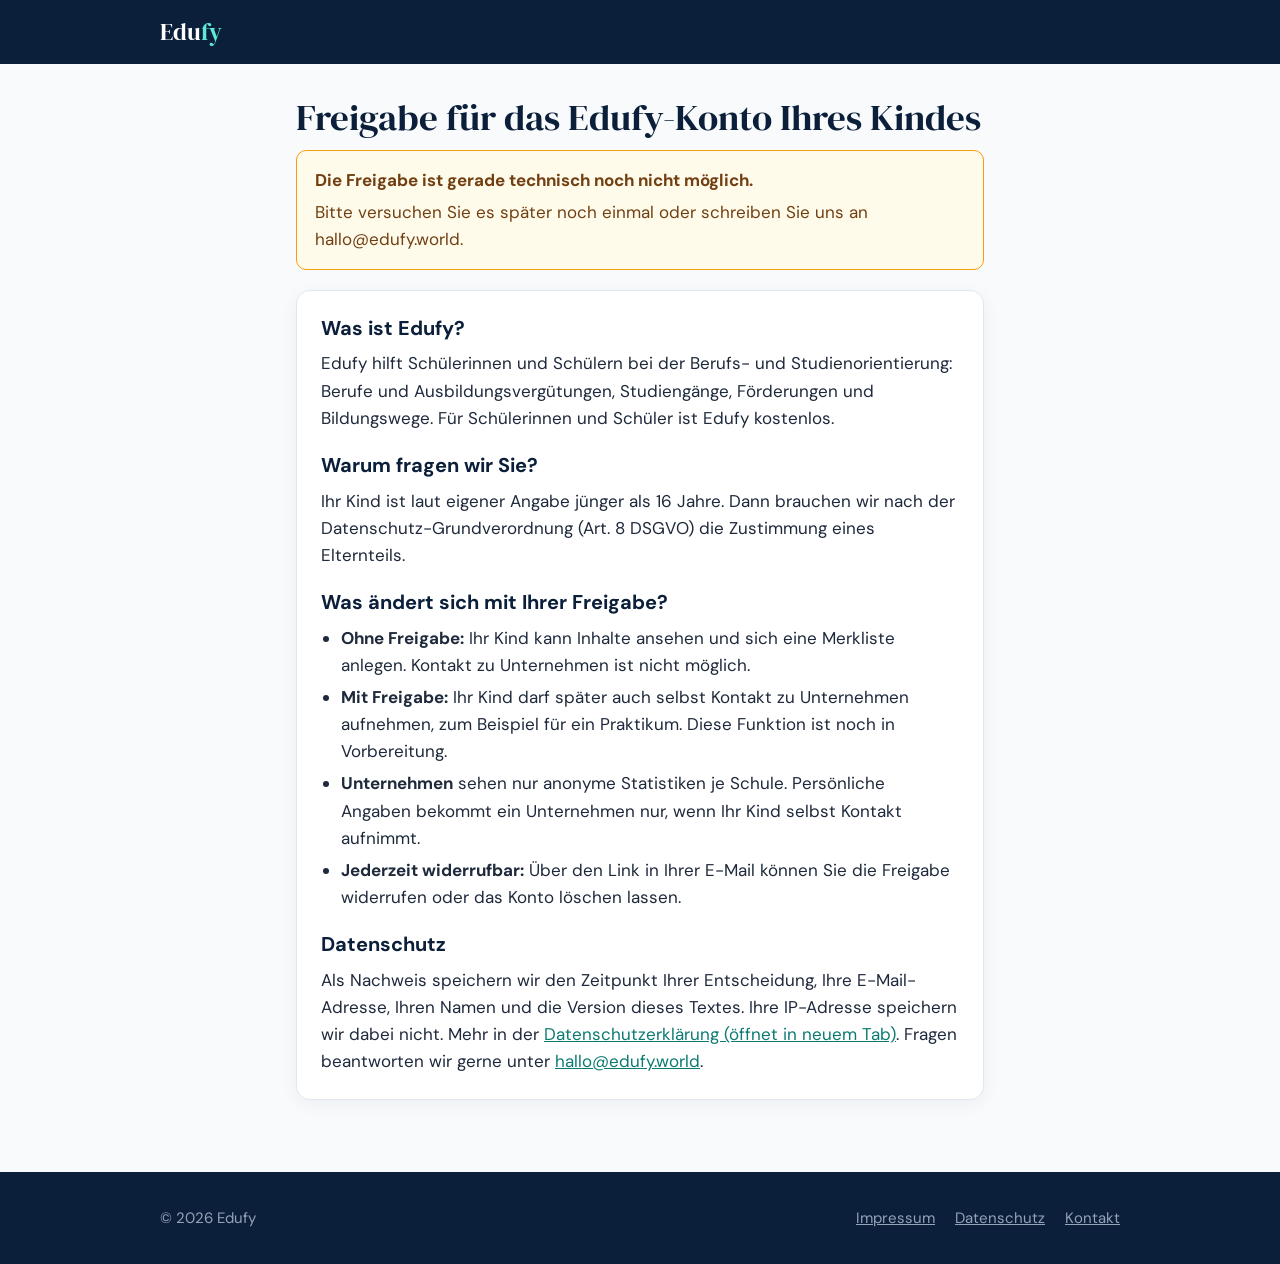
<file: eltern-freigabe.html>
<!DOCTYPE html>
<html lang="de">
<head>
  <meta charset="UTF-8" />
  <meta name="viewport" content="width=device-width, initial-scale=1.0" />
  <title>Freigabe für das Edufy-Konto Ihres Kindes – Edufy</title>
  <link rel="stylesheet" href="fonts/fonts.css">
  <meta name="description" content="Eltern-Freigabe für ein Edufy-Schülerkonto: freigeben, ablehnen oder widerrufen." />
  <meta name="robots" content="noindex, nofollow" />
  <meta name="referrer" content="no-referrer" />
  <link rel="icon" href="data:," />
  <style>
    *, *::before, *::after { box-sizing: border-box; margin: 0; padding: 0; }
    :root {
      --navy: #0B1F3A; --teal: #0B7A70; --teal-dark: #08625A; --teall: #5EEAD4;
      --white: #FFFFFF; --off: #F8FAFC;
      --text: #1E293B; --muted: #475569; --on-dark: #94A3B8; --border: #CBD5E1;
      --error: #B91C1C; --error-bg: #FEF2F2; --ok-bg: #ECFDF5; --info-bg: #F0FDFA; --warn-bg: #FFFBEB;
      --font: 'DM Sans', system-ui, -apple-system, 'Segoe UI', Roboto, Helvetica, Arial, sans-serif;
      --font-head: 'DM Serif Display', Georgia, 'Times New Roman', serif;
    }
    [hidden] { display: none !important; }
    html { -webkit-text-size-adjust: 100%; }
    body { font-family: var(--font); background: var(--off); color: var(--text); font-size: 1.0625rem; line-height: 1.6; min-height: 100vh; display: flex; flex-direction: column; }
    a { color: var(--teal); }
    a:hover { color: var(--teal-dark); }
    :focus-visible { outline: 3px solid var(--teal); outline-offset: 2px; border-radius: 4px; }
    .skip { position: absolute; left: -9999px; top: 0; background: var(--white); color: var(--navy); padding: .75rem 1rem; z-index: 100; }
    .skip:focus { left: 1rem; top: 1rem; }

    .site-header { background: var(--navy); padding: 0 1rem; }
    .site-header-inner { max-width: 960px; margin: 0 auto; min-height: 64px; display: flex; align-items: center; }
    .logo { font-family: var(--font-head); font-size: 1.5rem; color: var(--white); text-decoration: none; display: inline-flex; align-items: center; min-height: 44px; }
    .logo span { color: var(--teall); }
    .site-header :focus-visible { outline-color: var(--teall); }

    main { flex: 1; width: 100%; max-width: 720px; margin: 0 auto; padding: 2rem 1rem 3rem; }
    h1 { font-family: var(--font-head); font-weight: 400; font-size: clamp(1.75rem, 6vw, 2.3rem); line-height: 1.15; color: var(--navy); margin-bottom: .75rem; }
    h2 { font-size: 1.25rem; color: var(--navy); margin-bottom: .6rem; line-height: 1.3; }
    .lead { color: var(--muted); margin-bottom: 1.5rem; }

    .notice { border-radius: 10px; padding: 1rem 1.1rem; margin-bottom: 1.25rem; border: 1px solid; }
    .notice:focus { outline: none; }
    .notice:focus-visible { outline: 3px solid var(--teal); }
    .notice-warn { background: var(--warn-bg); border-color: #F59E0B; color: #713F12; }
    .notice-error { background: var(--error-bg); border-color: #FCA5A5; color: #7F1D1D; }
    .notice-info { background: var(--info-bg); border-color: #99F6E4; color: #134E4A; }
    .notice-ok { background: var(--ok-bg); border-color: #6EE7B7; color: #064E3B; }
    .notice strong { display: block; margin-bottom: .25rem; }
    .notice p { margin-top: .5rem; }
    .notice a { color: inherit; font-weight: 600; }

    .card { background: var(--white); border: 1px solid #E2E8F0; border-radius: 14px; padding: 1.5rem; box-shadow: 0 4px 18px rgba(11, 31, 58, .05); margin-bottom: 1.5rem; }
    .card p + p, .card p + ul, .card ul + p { margin-top: .6rem; }
    .card ul { margin-left: 1.25rem; }
    .card li { margin-bottom: .3rem; }
    dl.daten { display: grid; grid-template-columns: minmax(150px, 40%) 1fr; gap: .35rem 1rem; }
    dl.daten dt { color: var(--muted); }
    dl.daten dd { overflow-wrap: anywhere; }

    .field { margin-bottom: 1rem; }
    .field > label { display: block; font-weight: 600; margin-bottom: .3rem; }
    .hint { display: block; font-size: .9375rem; color: var(--muted); margin-bottom: .35rem; }
    input[type="text"] { width: 100%; min-height: 48px; padding: .6rem .8rem; font: inherit; color: var(--text); background: var(--white); border: 2px solid #64748B; border-radius: 8px; }
    input:focus-visible { outline: 3px solid var(--teal); outline-offset: 1px; border-color: var(--teal); }
    input[aria-invalid="true"] { border-color: var(--error); }
    .choice { display: flex; align-items: flex-start; gap: .7rem; min-height: 44px; padding: .5rem 0; cursor: pointer; font-weight: 400; }
    .choice input { width: 24px; height: 24px; margin-top: .15rem; flex: 0 0 auto; accent-color: var(--teal); cursor: pointer; }
    .err { display: block; color: var(--error); font-weight: 600; font-size: .9375rem; margin-top: .3rem; }
    .err:empty { display: none; }

    .btn { font: inherit; font-weight: 600; font-size: 1rem; min-height: 48px; padding: .7rem 1.4rem; border-radius: 8px; cursor: pointer; border: 2px solid transparent; display: inline-flex; align-items: center; justify-content: center; text-decoration: none; }
    .btn-primary { background: var(--teal); color: var(--white); }
    .btn-primary:hover { background: var(--teal-dark); color: var(--white); }
    .btn[disabled] { background: #64748B; color: var(--white); border-color: #64748B; cursor: wait; }
    .btn-secondary { background: var(--white); color: var(--navy); border-color: #64748B; }
    .btn-secondary:hover { border-color: var(--navy); color: var(--navy); }
    .btn-danger { background: var(--error); color: var(--white); }
    .btn-danger:hover { background: #991B1B; color: var(--white); }
    .btn-row { display: flex; gap: .75rem; flex-wrap: wrap; margin-top: 1rem; }
    .subbox { border-top: 1px solid #E2E8F0; margin-top: 1.25rem; padding-top: 1.25rem; }
    .small { font-size: .9375rem; color: var(--muted); }

    footer { background: var(--navy); color: var(--on-dark); padding: 1.5rem 1rem; }
    .footer-inner { max-width: 960px; margin: 0 auto; display: flex; flex-wrap: wrap; gap: .5rem 1.5rem; justify-content: space-between; align-items: center; font-size: .9375rem; }
    footer nav { display: flex; gap: .25rem 1.25rem; flex-wrap: wrap; }
    footer a { color: var(--on-dark); display: inline-flex; align-items: center; min-height: 44px; }
    footer a:hover { color: var(--white); }
    footer :focus-visible { outline-color: var(--teall); }

    @media (max-width: 560px) {
      main { padding-top: 1.25rem; }
      .card { padding: 1.1rem; }
      .btn-row .btn { flex: 1 1 100%; }
      dl.daten { grid-template-columns: 1fr; gap: 0; }
      dl.daten dd { margin-bottom: .5rem; }
    }
    @media (prefers-reduced-motion: reduce) { * { transition: none !important; animation: none !important; } }
  </style>
</head>
<body>
  <a class="skip" href="#inhalt">Zum Inhalt springen</a>
  <header class="site-header">
    <div class="site-header-inner">
      <a href="index.html" class="logo" aria-label="Edufy – zur Startseite">Edu<span>fy</span></a>
    </div>
  </header>

  <main id="inhalt">
    <h1 id="title">Freigabe für das Edufy-Konto Ihres Kindes</h1>
    <p class="lead" id="lead">Einen Moment bitte – wir prüfen Ihren Link.</p>

    <div id="status" class="notice notice-info" role="status" aria-live="polite" tabindex="-1">
      <strong>Einen Moment bitte …</strong>
      Wir prüfen Ihren Link.
    </div>

    <!-- Was wurde angelegt? -->
    <section class="card" id="kind-card" aria-labelledby="h-kind" hidden>
      <h2 id="h-kind">Diese Angaben hat <span class="js-vorname">Ihr Kind</span> gespeichert</h2>
      <dl class="daten" id="kind-daten"></dl>
      <p class="small" style="margin-top:.75rem">Dazu kommen das Passwort (verschlüsselt) und – falls angelegt – eine Merkliste mit Berufen, Studiengängen und Förderungen. Nachname, Adresse oder Noten fragen wir nicht ab.</p>
    </section>

    <!-- Erklärung: immer sichtbar -->
    <section class="card" id="info-card" aria-labelledby="h-info">
      <h2 id="h-info">Was ist Edufy?</h2>
      <p>Edufy hilft Schülerinnen und Schülern bei der Berufs- und Studienorientierung: Berufe und Ausbildungsvergütungen, Studiengänge, Förderungen und Bildungswege. Für Schülerinnen und Schüler ist Edufy kostenlos.</p>
      <h2 style="margin-top:1.25rem">Warum fragen wir Sie?</h2>
      <p>Ihr Kind ist laut eigener Angabe jünger als 16 Jahre. Dann brauchen wir nach der Datenschutz-Grundverordnung (Art. 8 DSGVO) die Zustimmung eines Elternteils.</p>
      <h2 style="margin-top:1.25rem">Was ändert sich mit Ihrer Freigabe?</h2>
      <ul>
        <li><strong>Ohne Freigabe:</strong> Ihr Kind kann Inhalte ansehen und sich eine Merkliste anlegen. Kontakt zu Unternehmen ist nicht möglich.</li>
        <li><strong>Mit Freigabe:</strong> Ihr Kind darf später auch selbst Kontakt zu Unternehmen aufnehmen, zum Beispiel für ein Praktikum. Diese Funktion ist noch in Vorbereitung.</li>
        <li><strong>Unternehmen</strong> sehen nur anonyme Statistiken je Schule. Persönliche Angaben bekommt ein Unternehmen nur, wenn Ihr Kind selbst Kontakt aufnimmt.</li>
        <li><strong>Jederzeit widerrufbar:</strong> Über den Link in Ihrer E-Mail können Sie die Freigabe widerrufen oder das Konto löschen lassen.</li>
      </ul>
      <h2 style="margin-top:1.25rem">Datenschutz</h2>
      <p>Als Nachweis speichern wir den Zeitpunkt Ihrer Entscheidung, Ihre E-Mail-Adresse, Ihren Namen und die Version dieses Textes. Ihre IP-Adresse speichern wir dabei nicht. Mehr in der <a href="datenschutz.html#minderjaehrige" target="_blank" rel="noopener">Datenschutzerklärung (öffnet in neuem Tab)</a>. Fragen beantworten wir gerne unter <a href="mailto:hallo@edufy.world">hallo@edufy.world</a>.</p>
    </section>

    <!-- Freigeben / Ablehnen (Link offen) -->
    <section class="card" id="entscheiden" aria-labelledby="h-entscheiden" hidden>
      <h2 id="h-entscheiden">Ihre Entscheidung</h2>
      <p>Mit Ihrer Freigabe wird das Konto von <span class="js-vorname">Ihrem Kind</span> ganz freigeschaltet. Sie können die Freigabe später jederzeit über den Link in Ihrer E-Mail widerrufen.</p>
      <form id="freigabe-form" novalidate style="margin-top:1rem">
        <div class="field">
          <label for="eltern-name">Ihr Vor- und Nachname</label>
          <span class="hint" id="eltern-name-hint">Wir speichern Ihren Namen als Nachweis der Freigabe.</span>
          <input type="text" id="eltern-name" name="eltern-name" autocomplete="name" maxlength="100" required aria-describedby="eltern-name-hint eltern-name-err" />
          <span class="err" id="eltern-name-err"></span>
        </div>
        <label class="choice"><input type="checkbox" id="sorgeberechtigt" aria-describedby="sorgeberechtigt-err" /> <span>Ich bin für <span class="js-vorname">dieses Kind</span> sorgeberechtigt (zum Beispiel Mutter, Vater oder Vormund) und bin mit der Nutzung von Edufy wie oben beschrieben einverstanden.</span></label>
        <span class="err" id="sorgeberechtigt-err"></span>
        <div class="btn-row">
          <button type="submit" class="btn btn-primary" id="btn-freigeben">Konto freigeben</button>
          <button type="button" class="btn btn-secondary" id="btn-ablehnen-oeffnen" aria-expanded="false" aria-controls="ablehnen">Nicht freigeben</button>
        </div>
        <div id="freigabe-error" class="notice notice-error" role="alert" tabindex="-1" hidden style="margin-top:1rem"></div>
      </form>
    </section>

    <!-- Ablehnen / Widerrufen / Konto löschen -->
    <section class="card" id="ablehnen" aria-labelledby="h-ablehnen" hidden>
      <h2 id="h-ablehnen">Nicht freigeben</h2>
      <p id="ablehnen-text">Wenn Sie nicht freigeben, bleibt das Konto eingeschränkt: Ihr Kind kann Inhalte ansehen und eine Merkliste führen, aber keinen Kontakt zu Unternehmen aufnehmen.</p>
      <form id="ablehnen-form" novalidate style="margin-top:.75rem">
        <label class="choice" id="loeschen-label"><input type="checkbox" id="konto-loeschen" /> <span>Außerdem das Konto von <span class="js-vorname">meinem Kind</span> mit allen Angaben löschen.</span></label>
        <div class="btn-row">
          <button type="submit" class="btn btn-danger" id="btn-ablehnen">Ablehnung absenden</button>
        </div>
        <div id="ablehnen-error" class="notice notice-error" role="alert" tabindex="-1" hidden style="margin-top:1rem"></div>
      </form>
    </section>

  </main>

  <footer>
    <div class="footer-inner">
      <span>© 2026 Edufy</span>
      <nav aria-label="Rechtliches">
        <a href="impressum.html">Impressum</a>
        <a href="datenschutz.html">Datenschutz</a>
        <a href="mailto:hallo@edufy.world">Kontakt</a>
      </nav>
    </div>
  </footer>

  <script src="js/vendor/supabase-js-2.45.4.js"></script>
  <script src="js/supabase-config.js"></script>
  <script src="js/supabase-client.js"></script>
  <script>
  (function () {
    'use strict';

    // Versionsstand dieses Freigabetexts – wird mit der Freigabe gespeichert (Nachweis).
    // Bei inhaltlichen Textänderungen hochzählen.
    var TEXT_VERSION = 'eltern-freigabe-2026-11-25';
    var KONTAKT = 'hallo@edufy.world';
    var STORE_KEY = 'edufy_eltern_token';
    var db = window.edufyDbReady ? window.edufyDb : null;
    var statusEl = document.getElementById('status');
    var MONATE = ['Januar', 'Februar', 'März', 'April', 'Mai', 'Juni', 'Juli', 'August', 'September', 'Oktober', 'November', 'Dezember'];
    var SCHULFORMEN = { hauptschule: 'Hauptschule / Mittelschule', realschule: 'Realschule', gymnasium: 'Gymnasium', gesamtschule: 'Gesamtschule', oberschule: 'Oberschule / Sekundarschule', gemeinschaftsschule: 'Gemeinschaftsschule / Stadtteilschule', foerderschule: 'Förderschule', berufsbildende_schule: 'Berufsschule / Berufskolleg', sonstige: 'andere Schulform' };

    function $(id) { return document.getElementById(id); }
    function show(id, on) { $(id).hidden = !on; }
    function el(tag, text) { var e = document.createElement(tag); if (text) e.textContent = text; return e; }
    function datum(iso) {
      if (!iso) return '';
      try { return new Date(iso).toLocaleDateString('de-DE', { day: 'numeric', month: 'long', year: 'numeric' }); } catch (e) { return ''; }
    }

    // ---------- Token aus dem URL-Fragment (#token=…) ----------
    // Das Fragment wird nicht an Server übertragen. Wir entfernen es zusätzlich aus der
    // Adresszeile und merken es nur für diesen Tab (sessionStorage), damit „Neu laden“ geht.
    function readToken() {
      var t = '';
      var h = window.location.hash;
      if (h && h.length > 1) {
        var hp = new URLSearchParams(h.substring(1));
        t = (hp.get('token') || '').trim();
      }
      if (t) {
        try { sessionStorage.setItem(STORE_KEY, t); } catch (e) { /* egal */ }
        try { history.replaceState(null, '', window.location.pathname + window.location.search); } catch (e) { /* egal */ }
        return t;
      }
      try { return sessionStorage.getItem(STORE_KEY) || ''; } catch (e) { return ''; }
    }
    var token = readToken();

    function setHeading(title, lead) { $('title').textContent = title; $('lead').textContent = lead || ''; $('lead').hidden = !lead; }
    function setStatus(type, title, text, focus) {
      statusEl.hidden = false;
      statusEl.className = 'notice notice-' + type;
      statusEl.setAttribute('role', type === 'error' ? 'alert' : 'status');
      statusEl.textContent = '';
      statusEl.appendChild(el('strong', title));
      if (text) statusEl.appendChild(document.createTextNode(text));
      if (focus) statusEl.focus();
    }
    function addStatusLink(href, label) {
      var p = el('p'); var a = el('a', label); a.href = href; p.appendChild(a); statusEl.appendChild(p);
    }
    function setVorname(v) {
      var nodes = document.querySelectorAll('.js-vorname');
      for (var i = 0; i < nodes.length; i++) if (v) nodes[i].textContent = v;
    }

    function errText(err) { return String((err && (err.message || err.error_description || err.msg)) || err || '').toLowerCase(); }
    function translateError(err) {
      var m = errText(err);
      if (m.indexOf('edufy:token_ungueltig') !== -1) return 'Dieser Link ist ungültig. Bitte öffnen Sie den Link direkt aus der E-Mail. Wurde das Konto inzwischen gelöscht, ist der Link ebenfalls ungültig.';
      if (m.indexOf('edufy:token_abgelaufen') !== -1) return 'Der Link ist abgelaufen. Zum Freigeben ist er 14 Tage gültig. Ihr Kind kann in seinem Konto eine neue E-Mail anfordern.';
      if (m.indexOf('edufy:token_ersetzt') !== -1) return 'Es wurde inzwischen ein neuerer Link verschickt. Bitte verwenden Sie den Link aus der neuesten E-Mail.';
      if (m.indexOf('edufy:link_geschlossen') !== -1) return 'Über diesen Link wurde bereits abgelehnt oder widerrufen. Für eine neue Freigabe kann Ihr Kind eine neue E-Mail anfordern.';
      if (m.indexOf('edufy:name_fehlt') !== -1) return 'Bitte geben Sie Ihren Vor- und Nachnamen ein.';
      if (m.indexOf('edufy:sorgeberechtigung_fehlt') !== -1) return 'Bitte bestätigen Sie, dass Sie sorgeberechtigt sind.';
      if (m.indexOf('edufy:gesperrt') !== -1) return 'Dieses Konto ist gesperrt. Bitte schreiben Sie uns an ' + KONTAKT + '.';
      if (m.indexOf('failed to fetch') !== -1 || m.indexOf('network') !== -1 || m.indexOf('load failed') !== -1) return 'Es konnte keine Verbindung hergestellt werden. Bitte prüfen Sie Ihre Internetverbindung und laden Sie die Seite neu.';
      return 'Leider hat etwas nicht geklappt. Bitte laden Sie die Seite neu oder schreiben Sie uns an ' + KONTAKT + '.';
    }

    // ---------- Anzeige je Zustand ----------
    var info = null;
    var mode = '';   // 'ablehnen' | 'widerrufen' | 'loeschen'

    function renderKind(k) {
      var dl = $('kind-daten');
      dl.textContent = '';
      function row(a, b) { dl.appendChild(el('dt', a)); dl.appendChild(el('dd', b || 'nicht angegeben')); }
      row('Vorname', k.vorname);
      if (k.geburtsmonat) row('Geburtsmonat und -jahr', (MONATE[k.geburtsmonat - 1] || '') + ' ' + k.geburtsjahr);
      if (k.klassenstufe) row('Klasse', String(k.klassenstufe));
      if (k.schulform) row('Schulform', SCHULFORMEN[k.schulform] || k.schulform);
      if (k.geburtsmonat) row('Schule (eigene Angabe)', k.schule_name);
      if (k.geburtsmonat) row('PLZ der Schule', k.plz);
      if (k.email_maskiert) row('E-Mail-Adresse für die Anmeldung', k.email_maskiert);
      if (k.konto_seit) row('Konto angelegt am', datum(k.konto_seit));
    }

    function setAblehnenMode(m, vorname) {
      mode = m;
      var h = $('h-ablehnen'), t = $('ablehnen-text'), b = $('btn-ablehnen');
      var cb = $('konto-loeschen');
      cb.checked = false;
      show('loeschen-label', true);
      var wer = vorname || 'Ihr Kind';
      if (m === 'widerrufen') {
        h.textContent = 'Freigabe widerrufen';
        t.textContent = 'Wenn Sie widerrufen, ist das Konto wieder eingeschränkt: ' + wer + ' kann Inhalte ansehen und eine Merkliste führen, aber keinen Kontakt zu Unternehmen aufnehmen.';
        b.textContent = 'Freigabe widerrufen';
      } else if (m === 'loeschen') {
        h.textContent = 'Konto löschen lassen';
        t.textContent = 'Sie können das Konto von ' + wer + ' mit allen Angaben löschen lassen. Das lässt sich nicht rückgängig machen.';
        cb.checked = true;
        show('loeschen-label', false);
        b.textContent = 'Konto endgültig löschen';
      } else {
        h.textContent = 'Nicht freigeben';
        t.textContent = 'Wenn Sie nicht freigeben, bleibt das Konto eingeschränkt: ' + wer + ' kann Inhalte ansehen und eine Merkliste führen, aber keinen Kontakt zu Unternehmen aufnehmen. Kennen Sie das Kind nicht, lassen Sie das Konto am besten löschen.';
        b.textContent = 'Ablehnung absenden';
      }
    }

    function render() {
      var z = info.zustand;
      var k = info.kind || null;
      var vorname = k && k.vorname ? k.vorname : '';
      setVorname(vorname);
      show('kind-card', !!(k && k.geburtsmonat));
      if (k && k.geburtsmonat) renderKind(k);
      show('entscheiden', false);
      show('ablehnen', false);
      $('btn-ablehnen-oeffnen').setAttribute('aria-expanded', 'false');

      if (z === 'offen') {
        setHeading(vorname ? vorname + ' möchte Edufy nutzen' : 'Ihr Kind möchte Edufy nutzen',
          'Bitte lesen Sie kurz, was Edufy ist und was Ihre Freigabe bedeutet. Zum Freigeben ist der Link bis ' + datum(info.ablauf_am) + ' gültig.');
        statusEl.hidden = true;
        show('entscheiden', true);
        setAblehnenMode('ablehnen', vorname);
      } else if (z === 'bestaetigt') {
        setHeading('Sie haben das Konto freigegeben', 'Vielen Dank. Hier können Sie die Freigabe jederzeit widerrufen.');
        setStatus('ok', 'Freigabe erteilt' + (info.bestaetigt_am ? ' am ' + datum(info.bestaetigt_am) : '') + '.',
          ' Das Konto von ' + (vorname || 'Ihrem Kind') + ' ist freigeschaltet. Bitte heben Sie die E-Mail mit dem Link auf – darüber können Sie die Freigabe später widerrufen.');
        show('ablehnen', true);
        setAblehnenMode('widerrufen', vorname);
      } else if (z === 'abgelehnt' || z === 'widerrufen') {
        setHeading(z === 'abgelehnt' ? 'Sie haben die Freigabe abgelehnt' : 'Sie haben die Freigabe widerrufen', '');
        setStatus('info', (z === 'abgelehnt' ? 'Abgelehnt' : 'Widerrufen') + (info.abgelehnt_am || info.widerrufen_am ? ' am ' + datum(info.widerrufen_am || info.abgelehnt_am) : '') + '.',
          ' Das Konto von ' + (vorname || 'Ihrem Kind') + ' ist eingeschränkt. Möchten Sie später doch freigeben, kann Ihr Kind eine neue E-Mail anfordern.');
        show('ablehnen', true);
        setAblehnenMode('loeschen', vorname);
      } else if (z === 'abgelaufen') {
        setHeading('Der Link ist abgelaufen', '');
        setStatus('warn', 'Zum Freigeben ist der Link nur 14 Tage gültig.',
          ' ' + (vorname || 'Ihr Kind') + ' kann im eigenen Edufy-Konto eine neue E-Mail an Sie anfordern. Ablehnen oder das Konto löschen lassen können Sie aber weiterhin hier.');
        show('ablehnen', true);
        setAblehnenMode('ablehnen', vorname);
      } else if (z === 'ersetzt') {
        setHeading('Es gibt einen neueren Link', '');
        setStatus('warn', 'Für dieses Konto wurde inzwischen eine neuere E-Mail verschickt.',
          ' Bitte verwenden Sie den Link aus der neuesten E-Mail. Sie haben keine neuere E-Mail bekommen und kennen das Kind nicht? Dann können Sie hier ablehnen.');
        show('ablehnen', true);
        setAblehnenMode('ablehnen', '');
      }
    }

    function showInvalid(msg) {
      setHeading('Dieser Link funktioniert nicht', '');
      show('kind-card', false); show('entscheiden', false); show('ablehnen', false);
      setStatus('error', 'Der Link ist ungültig.', ' ' + msg, true);
      addStatusLink('mailto:' + KONTAKT + '?subject=' + encodeURIComponent('Eltern-Freigabe: Link funktioniert nicht'), 'E-Mail an ' + KONTAKT + ' schreiben');
    }

    async function load(focus) {
      var r = await db.rpc('get_parental_consent_info', { p_token: token });
      if (r.error) {
        if (errText(r.error).indexOf('edufy:token_ungueltig') !== -1) showInvalid(translateError(r.error));
        else { setStatus('error', 'Der Link konnte nicht geprüft werden.', ' ' + translateError(r.error), true); }
        return false;
      }
      info = r.data;
      render();
      if (focus) $('title').focus();
      return true;
    }

    // ---------- Freigeben ----------
    var busy = false;
    $('freigabe-form').addEventListener('submit', async function (ev) {
      ev.preventDefault();
      if (busy) return;
      var name = $('eltern-name').value.trim();
      var ok = true;
      var errBox = $('freigabe-error');
      errBox.hidden = true;
      $('eltern-name-err').textContent = ''; $('eltern-name').removeAttribute('aria-invalid');
      $('sorgeberechtigt-err').textContent = ''; $('sorgeberechtigt').removeAttribute('aria-invalid');
      if (name.length < 2) {
        $('eltern-name-err').textContent = 'Bitte geben Sie Ihren Vor- und Nachnamen ein.';
        $('eltern-name').setAttribute('aria-invalid', 'true');
        ok = false;
      }
      if (!$('sorgeberechtigt').checked) {
        $('sorgeberechtigt-err').textContent = 'Bitte bestätigen Sie, dass Sie sorgeberechtigt sind.';
        $('sorgeberechtigt').setAttribute('aria-invalid', 'true');
        ok = false;
      }
      if (!ok) { (name.length < 2 ? $('eltern-name') : $('sorgeberechtigt')).focus(); return; }
      busy = true; $('btn-freigeben').disabled = true; $('btn-freigeben').textContent = 'Wird gespeichert …';
      try {
        var r = await db.rpc('confirm_parental_consent', { p_token: token, p_eltern_name: name, p_sorgeberechtigt: true, p_text_version: TEXT_VERSION });
        if (r.error) throw r.error;
        await load(false);
        setStatus('ok', 'Vielen Dank – Sie haben das Konto freigegeben.',
          ' ' + ((r.data && r.data.vorname) || 'Ihr Kind') + ' kann Edufy jetzt ohne Einschränkungen nutzen. Über den Link in Ihrer E-Mail können Sie die Freigabe jederzeit widerrufen.', true);
      } catch (e) {
        errBox.textContent = translateError(e);
        errBox.hidden = false; errBox.focus();
      } finally {
        busy = false; $('btn-freigeben').disabled = false; $('btn-freigeben').textContent = 'Konto freigeben';
      }
    });

    $('btn-ablehnen-oeffnen').addEventListener('click', function () {
      var open = $('ablehnen').hidden;
      show('ablehnen', open);
      this.setAttribute('aria-expanded', open ? 'true' : 'false');
      if (open) {
        $('h-ablehnen').setAttribute('tabindex', '-1');
        $('h-ablehnen').focus();
      }
    });

    // ---------- Ablehnen / Widerrufen / Löschen ----------
    $('ablehnen-form').addEventListener('submit', async function (ev) {
      ev.preventDefault();
      if (busy) return;
      var loeschen = $('konto-loeschen').checked;
      var errBox = $('ablehnen-error');
      errBox.hidden = true;
      busy = true; $('btn-ablehnen').disabled = true;
      try {
        var r = await db.rpc('revoke_parental_consent', { p_token: token, p_konto_loeschen: loeschen });
        if (r.error) throw r.error;
        var z = r.data && r.data.zustand;
        if (z === 'konto_geloescht') {
          try { sessionStorage.removeItem(STORE_KEY); } catch (e) { /* egal */ }
          setHeading('Das Konto wurde gelöscht', '');
          show('kind-card', false); show('entscheiden', false); show('ablehnen', false);
          setStatus('ok', 'Erledigt.', ' Das Konto und alle Angaben dazu sind gelöscht. Der Link in Ihrer E-Mail funktioniert nicht mehr. Sie müssen nichts weiter tun.', true);
          return;
        }
        await load(false);
        var title = z === 'widerrufen' ? 'Sie haben die Freigabe widerrufen.' : (z === 'abgelehnt' ? 'Sie haben die Freigabe abgelehnt.' : 'Ihre Entscheidung ist gespeichert.');
        setStatus('ok', title, ' Das Konto ist eingeschränkt: kein Kontakt zu Unternehmen. Sie können das Konto hier auch löschen lassen.', true);
      } catch (e) {
        errBox.textContent = translateError(e);
        errBox.hidden = false; errBox.focus();
      } finally {
        busy = false; $('btn-ablehnen').disabled = false;
      }
    });

    // ---------- Start ----------
    async function init() {
      if (!db) {
        setHeading('Freigabe für das Edufy-Konto Ihres Kindes', '');
        setStatus('warn', 'Die Freigabe ist gerade technisch noch nicht möglich.', ' Bitte versuchen Sie es später noch einmal oder schreiben Sie uns an ' + KONTAKT + '.');
        return;
      }
      if (!token) {
        showInvalid('Der Link ist unvollständig. Bitte klicken Sie direkt auf den Link in der E-Mail oder kopieren Sie ihn vollständig in die Adresszeile.');
        return;
      }
      try { await load(false); } catch (e) { setStatus('error', 'Der Link konnte nicht geprüft werden.', ' ' + translateError(e), true); }
    }
    // Neuer Link im selben Tab geöffnet (nur das Fragment ändert sich, die Seite lädt nicht neu)
    window.addEventListener('hashchange', function () {
      if (window.location.hash.indexOf('token=') === -1) return;
      token = readToken();
      $('freigabe-form').reset();
      init();
    });
    init();
  })();
  </script>
</body>
</html>
</file>
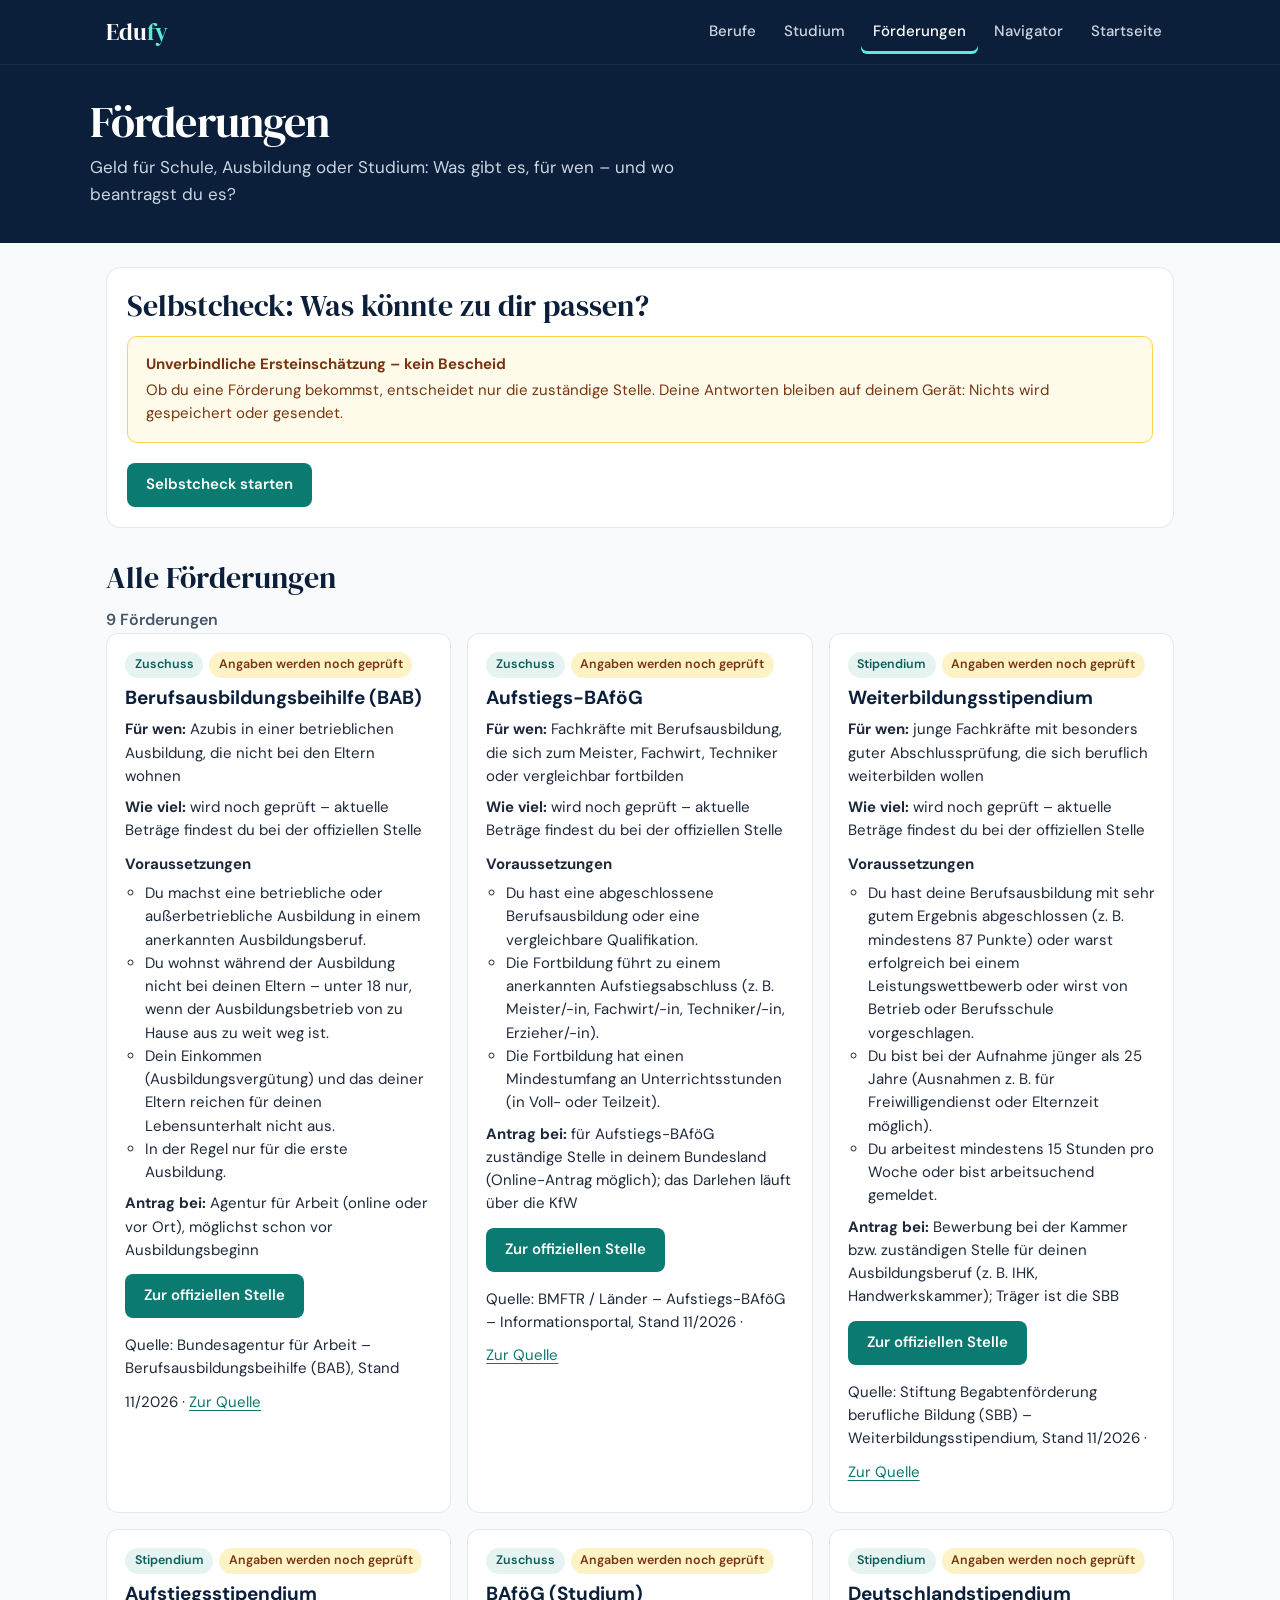
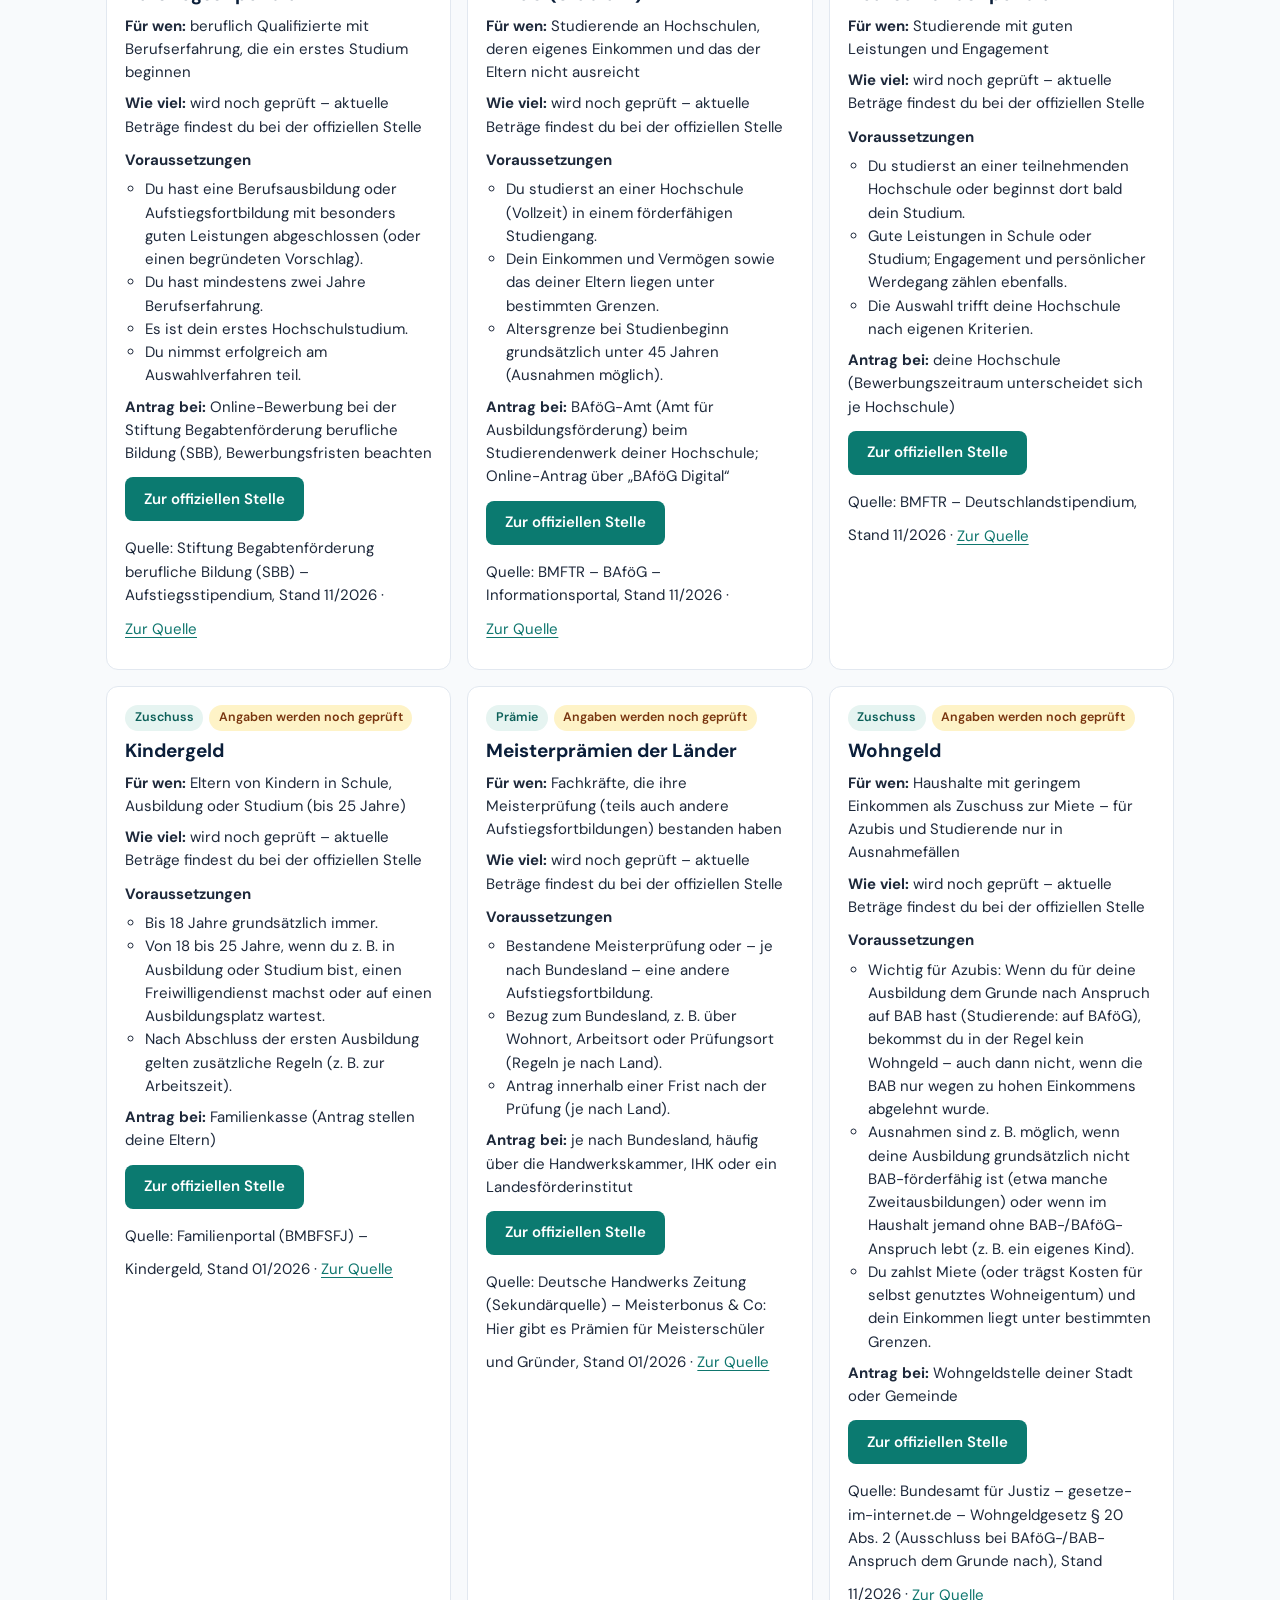
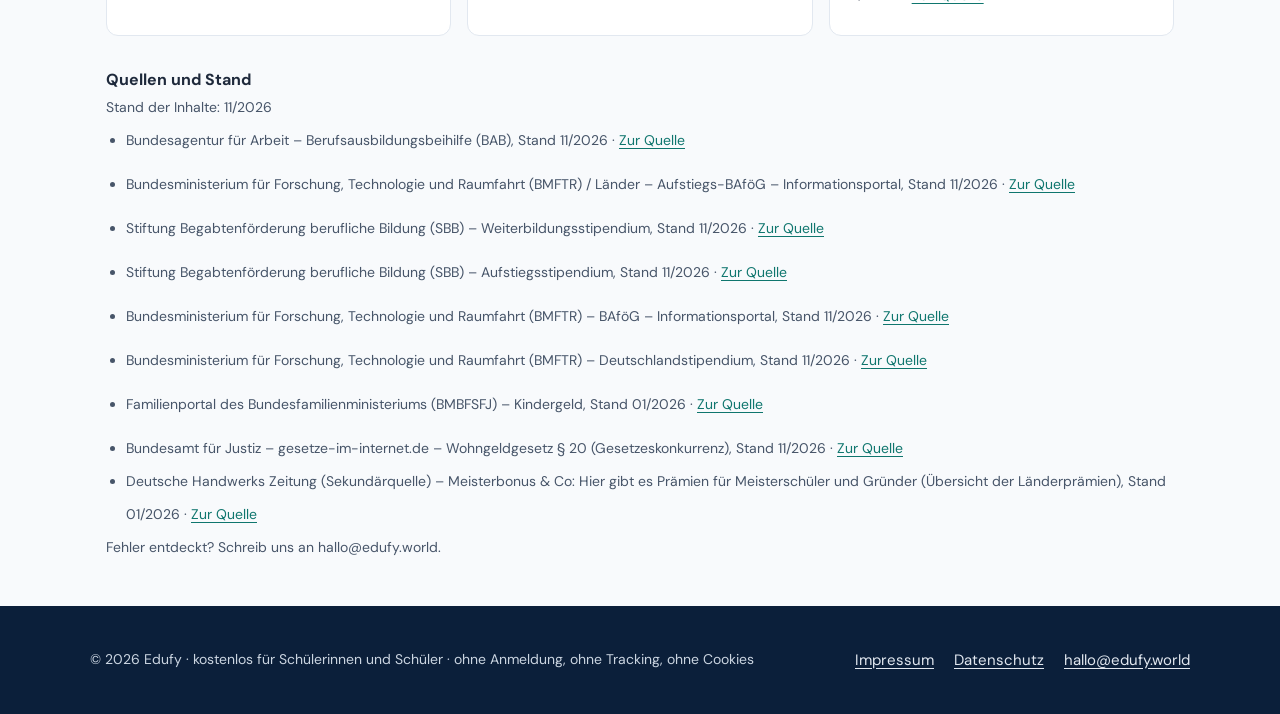
<file: foerderungen.html>
<!DOCTYPE html>
<html lang="de" class="no-js">
<head>
  <meta charset="UTF-8" />
  <meta name="viewport" content="width=device-width, initial-scale=1.0" />
  <meta http-equiv="Content-Security-Policy" content="default-src 'self'; script-src 'self' 'unsafe-inline'; style-src 'self' 'unsafe-inline'; img-src 'self' data:; font-src 'self'; connect-src 'self'; object-src 'none'; base-uri 'self'; form-action 'none'" />
  <meta name="referrer" content="no-referrer" />
  <script>document.documentElement.className = document.documentElement.className.replace('no-js', 'js');</script>
  <title>Förderungen für Schule, Ausbildung und Studium | Edufy</title>
  <meta name="description" content="BAföG, Berufsausbildungsbeihilfe, Stipendien und mehr: Wer bekommt was? Mit unverbindlichem Selbstcheck – nichts wird gespeichert." />
  <meta name="robots" content="index, follow" />
  <link rel="canonical" href="https://edufy.world/foerderungen.html" />
  <meta name="theme-color" content="#0B1F3A" />
  <link rel="icon" href="favicon.svg" type="image/svg+xml" />
  <link rel="preload" href="fonts/dm-sans-latin-opsz-normal.woff2" as="font" type="font/woff2" crossorigin />
  <link rel="stylesheet" href="fonts/fonts.css" />
  <!-- Gemeinsame Content-Optik (identisch in berufe/studium/foerderungen/navigator.html; Farben aus index.html) -->
  <style>
    *, *::before, *::after { box-sizing: border-box; margin: 0; padding: 0; }
    :root {
      --navy:#0B1F3A; --teal:#0D9488; --teall:#5EEAD4;
      --white:#FFFFFF; --off:#F8FAFC; --slate:#64748B; --dark:#1E293B; --border:#E2E8F0;
      --teal-dark:#0B7A70; --teal-darker:#095E57; --teal-text:#0F766E;
      --gold-text:#B45309; --green-text:#047857; --coral-dark:#BE123C;
      --slate-text:#475569; /* Grauer Text auf hellem Grund (7:1) */
      --slate-light:#94A3B8; --focus:#0B1F3A;
    }
    html { scroll-behavior: smooth; -webkit-text-size-adjust:100%; }
    body { font-family:'DM Sans', sans-serif; background:var(--off); color:var(--dark); line-height:1.55; overflow-x:hidden; min-height:100vh; display:flex; flex-direction:column; }
    main { flex:1; width:100%; }
    [hidden] { display:none !important; }
    h1, h2, h3, p, li, td, th, a, label, legend, span { overflow-wrap:break-word; hyphens:auto; }
    :focus-visible { outline:3px solid var(--focus); outline-offset:2px; }
    .site-header, .site-footer, .skip-link { --focus:#FDE68A; }
    .skip-link { position:absolute; left:1rem; top:-100px; z-index:1000; background:var(--navy); color:var(--white); padding:.75rem 1rem; border-radius:6px; font-weight:600; text-decoration:none; }
    .skip-link:focus { top:.5rem; }
    .visually-hidden { position:absolute!important; width:1px; height:1px; padding:0; margin:-1px; overflow:hidden; clip:rect(0,0,0,0); white-space:nowrap; border:0; }

    /* Header */
    .site-header { background:var(--navy); position:sticky; top:0; z-index:50; border-bottom:1px solid rgba(255,255,255,.07); }
    .site-nav { max-width:1100px; margin:0 auto; min-height:64px; padding:0 1rem; display:flex; align-items:center; gap:1rem; }
    .nav-logo { font-family:'DM Serif Display',serif; font-size:1.5rem; color:var(--white); text-decoration:none; display:inline-flex; align-items:center; min-height:44px; }
    .nav-logo span { color:var(--teall); }
    .nav-links { display:flex; gap:.25rem; margin-left:auto; list-style:none; flex-wrap:wrap; }
    .nav-links a { color:#CBD5E1; text-decoration:none; font-size:.9375rem; font-weight:500; display:inline-flex; align-items:center; min-height:44px; padding:0 .75rem; border-radius:6px; }
    .nav-links a:hover { color:var(--white); background:rgba(255,255,255,.06); }
    .nav-links a[aria-current="page"] { color:var(--white); box-shadow:inset 0 -3px 0 var(--teall); }
    .nav-toggle { display:none; margin-left:auto; width:44px; height:44px; border-radius:8px; cursor:pointer; background:transparent; border:1px solid rgba(255,255,255,.3); color:var(--white); align-items:center; justify-content:center; }
    .nav-toggle-bars, .nav-toggle-bars::before, .nav-toggle-bars::after { display:block; width:20px; height:2px; background:currentColor; border-radius:1px; position:relative; transition:transform .2s; }
    .nav-toggle-bars::before, .nav-toggle-bars::after { content:''; position:absolute; left:0; }
    .nav-toggle-bars::before { top:-6px; } .nav-toggle-bars::after { top:6px; }
    .nav-toggle[aria-expanded="true"] .nav-toggle-bars { background:transparent; }
    .nav-toggle[aria-expanded="true"] .nav-toggle-bars::before { transform:translateY(6px) rotate(45deg); }
    .nav-toggle[aria-expanded="true"] .nav-toggle-bars::after { transform:translateY(-6px) rotate(-45deg); }
    @media (max-width:820px) {
      .js .nav-toggle { display:inline-flex; }
      .js .nav-links { display:none; position:absolute; top:64px; left:0; right:0; flex-direction:column; gap:0; background:var(--navy); padding:.25rem 1rem 1rem; box-shadow:0 16px 32px rgba(0,0,0,.35); border-bottom:1px solid rgba(255,255,255,.12); }
      .js .nav-links.open { display:flex; }
      .js .nav-links a { display:flex; min-height:48px; font-size:1rem; border-bottom:1px solid rgba(255,255,255,.08); border-radius:0; }
      .js .nav-links a[aria-current="page"] { box-shadow:inset 4px 0 0 var(--teall); }
    }

    /* Seitenkopf */
    .page-hero { background:var(--navy); color:var(--white); padding:2rem 1rem 2.25rem; }
    .page-hero-inner { max-width:1100px; margin:0 auto; }
    .page-hero h1 { font-family:'DM Serif Display',serif; font-weight:400; font-size:clamp(1.9rem,6vw,2.75rem); line-height:1.12; letter-spacing:-.02em; margin-bottom:.5rem; }
    .page-hero p { color:#CBD5E1; font-size:1.0625rem; max-width:620px; }
    .wrap { max-width:1100px; margin:0 auto; padding:1.5rem 1rem 3rem; }

    /* Hinweise */
    .notice { border-radius:10px; padding:1rem 1.125rem; margin:0 0 1.25rem; border:1px solid var(--border); background:var(--white); font-size:.9375rem; }
    .notice strong { display:block; margin-bottom:.15rem; }
    .notice-info { background:#EFF6FF; border-color:#BFDBFE; color:#1E3A8A; }
    .notice-warn { background:#FFFBEB; border-color:#FCD34D; color:#78350F; }
    .notice-demo { background:#FEF3C7; border:2px dashed #B45309; color:#78350F; }
    .notice a { color:inherit; }

    /* Formularelemente */
    .filters { background:var(--white); border:1px solid var(--border); border-radius:12px; padding:1rem; display:grid; gap:.875rem; grid-template-columns:1fr; margin-bottom:1rem; }
    @media (min-width:760px) { .filters { grid-template-columns:2fr 1fr 1fr 1fr; align-items:end; } .filters.f3 { grid-template-columns:2fr 1fr 1fr; } }
    .field label, .field-label { display:block; font-weight:600; font-size:.875rem; margin-bottom:.3rem; color:var(--dark); }
    input[type="search"], select { width:100%; min-height:48px; font:inherit; font-size:1rem; color:var(--dark); background:var(--white); border:1.5px solid #64748B; border-radius:8px; padding:.5rem .75rem; }
    select { appearance:auto; }
    input[type="search"]:focus-visible, select:focus-visible { outline:3px solid var(--focus); outline-offset:1px; border-color:var(--navy); }
    .filter-bar { display:flex; align-items:center; justify-content:space-between; gap:.75rem; flex-wrap:wrap; margin:0 0 1rem; }
    .result-count { font-weight:600; color:var(--slate-text); }
    .btn { display:inline-flex; align-items:center; justify-content:center; gap:.4rem; min-height:44px; padding:.5rem 1.125rem; border-radius:8px; font:inherit; font-weight:600; font-size:.9375rem; cursor:pointer; text-decoration:none; border:1.5px solid transparent; transition:background .2s; }
    .btn-primary { background:var(--teal-dark); color:var(--white); }
    .btn-primary:hover { background:var(--teal-darker); }
    .btn-secondary { background:var(--white); color:var(--teal-text); border-color:var(--teal-text); }
    .btn-secondary:hover { background:#F0FDFA; }
    .btn-link { background:transparent; color:var(--teal-text); padding-left:0; padding-right:0; text-decoration:underline; text-underline-offset:3px; border:0; }

    /* Karten */
    .grid { display:grid; gap:1rem; grid-template-columns:1fr; list-style:none; }
    @media (min-width:640px) { .grid { grid-template-columns:repeat(2,1fr); } }
    @media (min-width:1000px) { .grid { grid-template-columns:repeat(3,1fr); } }
    .card { background:var(--white); border:1px solid var(--border); border-radius:12px; padding:1.125rem; display:flex; flex-direction:column; gap:.5rem; min-width:0; position:relative; }
    .card:hover { border-color:#99F6E4; box-shadow:0 6px 20px rgba(11,31,58,.07); }
    .card h2, .card h3 { font-size:1.125rem; line-height:1.3; color:var(--navy); }
    .card h2 a, .card h3 a { color:inherit; text-decoration:none; }
    .card h2 a::after, .card h3 a::after { content:''; position:absolute; inset:0; border-radius:12px; }
    .card h2 a:focus-visible, .card h3 a:focus-visible { outline:none; }
    .card:focus-within { outline:3px solid var(--focus); outline-offset:2px; }
    .card p { color:var(--slate-text); font-size:.9375rem; }
    .card-meta { display:flex; flex-wrap:wrap; gap:.375rem; }
    .card-facts { display:flex; flex-wrap:wrap; gap:.25rem 1rem; font-size:.875rem; color:var(--dark); margin-top:auto; padding-top:.25rem; }
    .card-facts span { white-space:nowrap; }
    .card-more { color:var(--teal-text); font-weight:600; font-size:.9375rem; }
    .chip { display:inline-block; font-size:.78rem; font-weight:600; padding:.2rem .6rem; border-radius:100px; background:#E6F4F1; color:#0B5F58; }
    .chip-alt { background:#EEF2FF; color:#3730A3; }
    .chip-warn { background:#FEF3C7; color:#78350F; }
    .empty { background:var(--white); border:1px dashed #94A3B8; border-radius:12px; padding:1.5rem; text-align:center; color:var(--slate-text); }

    /* Detail */
    .back { margin-bottom:1rem; }
    .detail { background:var(--white); border:1px solid var(--border); border-radius:14px; padding:1.25rem; }
    @media (min-width:760px) { .detail { padding:2rem; } }
    .detail h1 { font-family:'DM Serif Display',serif; font-weight:400; font-size:clamp(1.6rem,5.5vw,2.25rem); line-height:1.15; color:var(--navy); margin:.5rem 0; }
    .detail h1:focus { outline:none; }
    .detail h1:focus-visible { outline:3px solid var(--focus); }
    .detail h2 { font-size:1.125rem; color:var(--navy); margin:1.5rem 0 .5rem; }
    .detail p, .detail li { font-size:1rem; }
    .detail ul { padding-left:1.25rem; }
    .detail li { margin:.2rem 0; }
    .lead { font-size:1.0625rem !important; color:var(--dark); }
    .facts { display:grid; grid-template-columns:1fr; gap:.5rem; margin:1rem 0; }
    @media (min-width:640px) { .facts { grid-template-columns:repeat(3,1fr); } }
    .fact { background:var(--off); border-radius:10px; padding:.75rem .875rem; }
    .fact-k { display:block; font-size:.8125rem; color:var(--slate-text); font-weight:600; }
    .fact-v { display:block; font-weight:700; color:var(--navy); }
    .table-wrap { overflow-x:auto; }
    table { border-collapse:collapse; width:100%; max-width:460px; font-size:.9375rem; }
    caption { text-align:left; font-weight:600; padding-bottom:.4rem; color:var(--dark); }
    th, td { text-align:left; padding:.55rem .75rem; border-bottom:1px solid var(--border); }
    th { background:var(--off); font-weight:600; }
    td.num { text-align:right; font-variant-numeric:tabular-nums; white-space:nowrap; }
    .pending { color:var(--gold-text); font-weight:600; }
    .small { font-size:.875rem !important; color:var(--slate-text); }
    .source { font-size:.875rem; color:var(--slate-text); margin-top:.5rem; }
    .source a, .detail a, .wrap a:not(.btn):not(.card-link) { color:var(--teal-text); text-underline-offset:3px; }
    .dqr { display:inline-block; min-width:3.5rem; text-align:center; font-size:.78rem; font-weight:700; background:var(--navy); color:var(--white); border-radius:6px; padding:.1rem .4rem; margin-right:.4rem; }
    .link-list { list-style:none; padding:0 !important; display:flex; flex-wrap:wrap; gap:.5rem; }
    .link-list a { display:inline-flex; align-items:center; min-height:44px; padding:.25rem .875rem; border:1.5px solid var(--teal-text); border-radius:100px; text-decoration:none; font-weight:600; font-size:.9375rem; }
    .link-list a:hover { background:#F0FDFA; }
    .sources-box { margin-top:2rem; font-size:.875rem; color:var(--slate-text); }
    .sources-box h2 { font-size:1rem; color:var(--dark); margin-bottom:.25rem; }
    .sources-box ul { padding-left:1.25rem; }

    /* Footer */
    .site-footer { background:var(--navy); color:#CBD5E1; padding:2rem 1rem; margin-top:auto; }
    .footer-inner { max-width:1100px; margin:0 auto; display:flex; flex-wrap:wrap; gap:1rem 2rem; align-items:center; justify-content:space-between; }
    .footer-inner p { font-size:.875rem; }
    .footer-links { display:flex; flex-wrap:wrap; gap:0 1.25rem; list-style:none; }
    .footer-links a { color:#E2E8F0; display:inline-flex; align-items:center; min-height:44px; font-size:.9375rem; text-underline-offset:3px; }
    .footer-links a:hover { color:var(--white); }

    @media (prefers-reduced-motion: reduce) {
      html { scroll-behavior:auto; }
      *, *::before, *::after { animation-duration:.01ms !important; animation-iteration-count:1 !important; transition-duration:.01ms !important; scroll-behavior:auto !important; }
    }
    input::placeholder { color:#64748B; opacity:1; }
    .grid > .empty { grid-column:1 / -1; }
    .page-hero[hidden] { display:none !important; }
    .share { display:flex; flex-wrap:wrap; align-items:center; gap:.75rem; margin-top:1.75rem; padding-top:1.25rem; border-top:1px solid var(--border); }
    .detail ul.plain { list-style:none; padding-left:0; }
    .detail ul.plain li { margin:.4rem 0; }
    .grid > li > .card { height:100%; }
    .source a, .sources-box a, .small a, .empty a { display:inline-flex; align-items:center; min-height:44px; }
    .hint { margin:-.25rem 0 .75rem; }
    .check { background:var(--white); border:1px solid var(--border); border-radius:14px; padding:1.25rem; margin-bottom:2rem; }
    .check > h2, .list-h { font-family:'DM Serif Display',serif; font-weight:400; font-size:clamp(1.4rem,5vw,1.9rem); color:var(--navy); line-height:1.2; margin-bottom:.75rem; }
    .q { border:1px solid var(--border); border-radius:10px; padding:.75rem 1rem 1rem; margin:0 0 .75rem; }
    .q legend { font-weight:600; padding:0 .25rem; font-size:1rem; }
    .opts { display:flex; flex-wrap:wrap; gap:.5rem; margin-top:.5rem; }
    .opt { display:inline-flex; align-items:center; gap:.5rem; min-height:44px; padding:.25rem 1rem .25rem .75rem; border:1.5px solid #64748B; border-radius:100px; cursor:pointer; font-weight:500; background:var(--white); }
    .opt input { width:20px; height:20px; accent-color:var(--teal-dark); margin:0; }
    .opt:has(input:checked) { background:#E6F4F1; border-color:var(--teal-text); }
    .check-actions { display:flex; flex-wrap:wrap; gap:.75rem; margin-top:1rem; }
    .form-error { color:var(--coral-dark); font-weight:600; margin-top:.5rem; }
    .form-error:empty { display:none; }
    .check-result { margin-top:1.25rem; border-top:1px solid var(--border); padding-top:1rem; }
    .check-result:focus { outline:none; }
    .check-result:focus-visible { outline:3px solid var(--focus); }
    .check-result h3 { font-size:1.0625rem; color:var(--navy); margin:1rem 0 .4rem; }
    .check-result ul { padding-left:1.25rem; }
    .check-result li { margin:.3rem 0; }
    .check-result a { color:var(--teal-text); font-weight:600; }
    .fcard h2 { font-size:1.1875rem; }
    .fcard h3 { font-size:.9375rem; color:var(--dark); margin-top:.25rem; }
    .fcard ul { padding-left:1.25rem; font-size:.9375rem; color:var(--dark); }
    .fcard p { color:var(--dark); }
    .fcard .label { font-weight:700; }
    .fcard .btn { align-self:flex-start; margin-top:.25rem; }
    .fcard:focus-within { outline:none; }
    .fcard:target { border-color:var(--teal-text); box-shadow:0 0 0 3px #99F6E4; }
    .fcard { scroll-margin-top:80px; }
  </style>
</head>
<body>
<a class="skip-link" href="#main">Zum Inhalt springen</a>
<header class="site-header">
  <nav class="site-nav" aria-label="Hauptnavigation">
    <a href="index.html" class="nav-logo" aria-label="Edufy – zur Startseite">Edu<span>fy</span></a>
    <button type="button" class="nav-toggle" aria-expanded="false" aria-controls="nav-menu">
      <span class="nav-toggle-bars" aria-hidden="true"></span><span class="visually-hidden">Menü</span>
    </button>
    <ul class="nav-links" id="nav-menu">
      <li><a href="berufe.html" data-keep-qs>Berufe</a></li>
      <li><a href="studium.html" data-keep-qs>Studium</a></li>
      <li><a href="foerderungen.html" data-keep-qs aria-current="page">Förderungen</a></li>
      <li><a href="navigator.html" data-keep-qs>Navigator</a></li>
      <li><a href="index.html">Startseite</a></li>
    </ul>
  </nav>
</header>

<main id="main" tabindex="-1">
<div class="page-hero" id="hero">
  <div class="page-hero-inner">
    <h1>Förderungen</h1>
    <p>Geld für Schule, Ausbildung oder Studium: Was gibt es, für wen – und wo beantragst du es?</p>
  </div>
</div>
<div class="wrap">
  <section class="check" id="selbstcheck" aria-labelledby="check-h">
    <h2 id="check-h">Selbstcheck: Was könnte zu dir passen?</h2>
    <div class="notice notice-warn">
      <strong>Unverbindliche Ersteinschätzung – kein Bescheid</strong>
      Ob du eine Förderung bekommst, entscheidet nur die zuständige Stelle. Deine Antworten bleiben auf deinem Gerät: Nichts wird gespeichert oder gesendet.
    </div>
    <button type="button" class="btn btn-primary" id="check-start" aria-expanded="false" aria-controls="check-form" hidden>Selbstcheck starten</button>
    <form id="check-form" autocomplete="off" novalidate hidden>
      <p class="small">Beantworte, was du weißt. „Weiß nicht“ ist völlig okay.</p>
      <div id="questions"></div>
      <div class="check-actions">
        <button type="submit" class="btn btn-primary">Ergebnis anzeigen</button>
        <button type="button" class="btn btn-secondary" id="check-reset">Antworten löschen</button>
      </div>
      <p class="form-error" id="check-error" role="alert"></p>
    </form>
    <div id="check-result" class="check-result" tabindex="-1" hidden></div>
  </section>

  <h2 class="list-h" id="liste-h">Alle Förderungen</h2>
  <p class="result-count" id="count" aria-live="polite"></p>
  <div id="status-box" hidden></div>
  <ul class="grid" id="list" aria-labelledby="liste-h"></ul>
  <div id="sources"></div>
</div>

</main>

<footer class="site-footer">
  <div class="footer-inner">
    <p>© <span data-year>2026</span> Edufy · kostenlos für Schülerinnen und Schüler · ohne Anmeldung, ohne Tracking, ohne Cookies</p>
    <ul class="footer-links">
      <li><a href="impressum.html">Impressum</a></li>
      <li><a href="datenschutz.html">Datenschutz</a></li>
      <li><a href="mailto:hallo@edufy.world">hallo@edufy.world</a></li>
    </ul>
  </div>
</footer>

<script>
/* Gemeinsame Hilfsfunktionen der Content-Seiten (identisch in berufe/studium/foerderungen/navigator.html).
   Regeln: keine Template-Literals mit Regex (CLAUDE.md Regel 3), Daten nur per textContent ins DOM,
   nichts wird gespeichert oder gesendet (kein Cookie, kein Storage, kein Tracking). */
var Edufy = (function () {
  'use strict';
  var params = new URLSearchParams(window.location.search);
  var BEISPIEL = params.get('beispiel') === '1';
  var QS = BEISPIEL ? '?beispiel=1' : '';
  var BEREICHE = ['Kaufmännisch', 'Handwerk', 'Industrie/Technik', 'IT', 'Gesundheit/Soziales', 'Gastro/Tourismus',
    'Handel', 'Bau', 'Logistik', 'Medien/Gestaltung', 'Öffentlicher Dienst', 'Landwirtschaft/Umwelt'];
  var DIACRITICS = /[̀-ͯ]/g;
  var ID_PATTERN = /^[a-z0-9]+(-[a-z0-9]+)*$/;
  var euro = new Intl.NumberFormat('de-DE', { style: 'currency', currency: 'EUR', maximumFractionDigits: 0 });
  var dec = new Intl.NumberFormat('de-DE', { maximumFractionDigits: 1 });

  function str(v) { return (v === null || v === undefined) ? '' : String(v); }
  function arr(v) { return Array.isArray(v) ? v : []; }
  function isNum(v) { return typeof v === 'number' && isFinite(v); }
  function isId(v) { return typeof v === 'string' && ID_PATTERN.test(v); }
  function norm(v) {
    return str(v).toLocaleLowerCase('de-DE').split('ß').join('ss').normalize('NFD').replace(DIACRITICS, '').trim();
  }

  /* DOM-Helfer: Text immer über textContent, nie über innerHTML */
  function el(tag, opts, children) {
    var node = document.createElement(tag);
    var o = opts || {};
    Object.keys(o).forEach(function (k) {
      if (k === 'text') { node.textContent = str(o.text); }
      else if (k === 'class') { node.className = o[k]; }
      else if (k === 'hidden') { node.hidden = !!o[k]; }
      else if (o[k] !== null && o[k] !== undefined && o[k] !== false) { node.setAttribute(k, o[k] === true ? '' : String(o[k])); }
    });
    arr(children).forEach(function (c) {
      if (c === null || c === undefined || c === false) { return; }
      node.appendChild(typeof c === 'string' ? document.createTextNode(c) : c);
    });
    return node;
  }
  function clear(node) { while (node.firstChild) { node.removeChild(node.firstChild); } }

  /* Nur https-Links aus den Daten zulassen */
  function safeUrl(u) {
    try {
      var x = new URL(str(u));
      if (x.protocol === 'https:') { return x.href; }
    } catch (e) { /* ungültig */ }
    return '';
  }
  function externalLink(url, text, cls) {
    var href = safeUrl(url);
    if (!href) { return null; }
    return el('a', { href: href, target: '_blank', rel: 'noopener noreferrer', class: cls || null }, [
      text, el('span', { class: 'visually-hidden', text: ' (öffnet eine neue Seite)' })
    ]);
  }

  function formatEuro(n) { return isNum(n) ? euro.format(n) : ''; }
  function yearsText(months) {
    if (!isNum(months) || months <= 0) { return ''; }
    var y = months / 12;
    return dec.format(y) + (y === 1 ? ' Jahr' : ' Jahre');
  }
  function durationText(months) {
    var y = yearsText(months);
    return y ? y + ' (' + months + ' Monate)' : '';
  }
  function standText(s) {
    var p = str(s).split('-');
    if (p.length >= 2 && p[0].length === 4) { return p[1] + '/' + p[0]; }
    return str(s);
  }

  /* Quellenzeile: „Quelle: BIBB – Titel, Stand 10/2025“ + Link */
  function sourceNode(q, prefix) {
    if (!q || typeof q !== 'object' || (!q.titel && !q.herausgeber)) { return null; }
    var parts = [];
    if (q.herausgeber) { parts.push(str(q.herausgeber)); }
    if (q.titel) { parts.push(str(q.titel)); }
    var text = (prefix === undefined ? 'Quelle: ' : prefix) + parts.join(' – ') + (q.stand ? ', Stand ' + standText(q.stand) : '');
    var p = el('p', { class: 'source' }, [text]);
    var a = externalLink(q.url, 'Zur Quelle', null);
    if (a) { p.appendChild(document.createTextNode(' · ')); p.appendChild(a); }
    return p;
  }
  function sourcesBox(data) {
    var qs = arr(data && data.quellen);
    var box = el('section', { class: 'sources-box', 'aria-labelledby': 'quellen-h' }, [
      el('h2', { id: 'quellen-h', text: 'Quellen und Stand' }),
      data && data.stand ? el('p', { text: 'Stand der Inhalte: ' + standText(data.stand) }) : null
    ]);
    if (qs.length) {
      var ul = el('ul');
      qs.forEach(function (q) { var s = sourceNode(q, ''); if (s) { ul.appendChild(el('li', null, Array.prototype.slice.call(s.childNodes))); } });
      box.appendChild(ul);
    }
    box.appendChild(el('p', { text: 'Fehler entdeckt? Schreib uns an hallo@edufy.world.' }));
    return box;
  }

  function pageUrl(page, id) { return page + QS + (id ? '#' + encodeURIComponent(id) : ''); }
  function hashId() {
    var h = window.location.hash.slice(1);
    try { h = decodeURIComponent(h); } catch (e) { return ''; }
    return isId(h) ? h : '';
  }

  /* Lädt data/<name>.json – Beispieldaten NUR mit ?beispiel=1, kein automatischer Fallback */
  function loadJson(name) {
    var url = (BEISPIEL ? 'data/_beispiel/' : 'data/') + name + '.json';
    return fetch(url, { cache: 'no-cache', credentials: 'same-origin' }).then(function (r) {
      if (!r.ok) { throw new Error('HTTP ' + r.status); }
      return r.json();
    });
  }
  function unavailable(container, what) {
    clear(container);
    container.hidden = false;
    container.appendChild(el('div', { class: 'empty', role: 'status' }, [
      el('p', null, [el('strong', { text: 'Hier kommt bald mehr.' })]),
      el('p', { text: 'Die ' + what + ' werden gerade vorbereitet und sind noch nicht online. Schau bald wieder vorbei!' }),
      el('p', { class: 'small' }, ['Fragen? Schreib uns: ', el('a', { href: 'mailto:hallo@edufy.world', text: 'hallo@edufy.world' })])
    ]));
  }

  function initChrome() {
    var y = document.querySelectorAll('[data-year]');
    for (var i = 0; i < y.length; i++) { y[i].textContent = String(new Date().getFullYear()); }
    if (BEISPIEL) {
      var keep = document.querySelectorAll('a[data-keep-qs]');
      for (var k = 0; k < keep.length; k++) { keep[k].setAttribute('href', keep[k].getAttribute('href') + QS); }
      var main = document.getElementById('main');
      main.insertBefore(el('div', { class: 'wrap', style: 'padding-bottom:0' }, [
        el('div', { class: 'notice notice-demo', role: 'note' }, [
          el('strong', { text: 'Beispieldaten – nur für die Entwicklung' }),
          'Du siehst Testdaten aus data/_beispiel/. Die Angaben sind nicht echt und nicht geprüft.'
        ])
      ]), main.firstChild);
    }
    var toggle = document.querySelector('.nav-toggle');
    var menu = document.getElementById('nav-menu');
    if (!toggle || !menu) { return; }
    function setMenu(open, focusBack) {
      toggle.setAttribute('aria-expanded', open ? 'true' : 'false');
      menu.classList.toggle('open', open);
      if (!open && focusBack) { toggle.focus(); }
    }
    toggle.addEventListener('click', function () { setMenu(toggle.getAttribute('aria-expanded') !== 'true', false); });
    document.addEventListener('keydown', function (e) {
      if (e.key === 'Escape' && toggle.getAttribute('aria-expanded') === 'true') { setMenu(false, true); }
    });
    window.matchMedia('(min-width: 821px)').addEventListener('change', function (mq) { if (mq.matches) { setMenu(false, false); } });
  }
  initChrome();

  return {
    BEISPIEL: BEISPIEL, QS: QS, BEREICHE: BEREICHE,
    str: str, arr: arr, isNum: isNum, isId: isId, norm: norm, el: el, clear: clear,
    safeUrl: safeUrl, externalLink: externalLink, formatEuro: formatEuro, yearsText: yearsText,
    durationText: durationText, standText: standText, sourceNode: sourceNode, sourcesBox: sourcesBox,
    pageUrl: pageUrl, hashId: hashId, loadJson: loadJson, unavailable: unavailable
  };
})();
</script>
<script>
(function () {
  'use strict';
  var E = Edufy, el = E.el;
  function $(id) { return document.getElementById(id); }
  var list = $('list'), count = $('count'), startBtn = $('check-start'), form = $('check-form');
  var qBox = $('questions'), result = $('check-result'), errorBox = $('check-error');
  var items = [], questions = [], qIndex = {};

  count.textContent = 'Förderungen werden geladen …';
  E.loadJson('foerderungen').then(init, fail);

  function fail() {
    count.textContent = ''; list.hidden = true;
    $('selbstcheck').hidden = true;
    E.unavailable($('status-box'), 'Förderungen');
  }

  /* Frage als Text („Ja“ = Voraussetzung erfüllt) oder Objekt { frage, erwartet: "ja"|"nein" } */
  function parseQuestion(q) {
    if (typeof q === 'string') { return q.trim() ? { text: q.trim(), expected: 'ja' } : null; }
    if (q && typeof q === 'object' && q.frage) {
      return { text: E.str(q.frage).trim(), expected: E.norm(q.erwartet) === 'nein' ? 'nein' : 'ja' };
    }
    return null;
  }

  function init(data) {
    items = E.arr(data && data.foerderungen).filter(function (f) { return f && E.isId(f.id) && f.name; });
    if (!items.length) { fail(); return; }
    items.forEach(function (f) {
      f._checks = [];
      E.arr(f.selbstcheck).forEach(function (raw) {
        var q = parseQuestion(raw);
        if (!q) { return; }
        var key = E.norm(q.text);
        if (!(key in qIndex)) { qIndex[key] = questions.length; questions.push(q.text); }
        f._checks.push({ i: qIndex[key], expected: q.expected });
      });
      list.appendChild(card(f));
    });
    count.textContent = items.length === 1 ? '1 Förderung' : items.length + ' Förderungen';
    $('sources').appendChild(E.sourcesBox(data));

    if (!questions.length) { $('selbstcheck').hidden = true; return; }
    questions.forEach(function (text, i) { qBox.appendChild(questionNode(text, i)); });
    startBtn.hidden = false;
    startBtn.addEventListener('click', function () {
      var open = form.hidden;
      form.hidden = !open;
      startBtn.setAttribute('aria-expanded', open ? 'true' : 'false');
      startBtn.textContent = open ? 'Selbstcheck schließen' : 'Selbstcheck starten';
      if (open) { var first = form.querySelector('input'); if (first) { first.focus(); } }
    });
    form.addEventListener('submit', function (e) { e.preventDefault(); evaluate(); });
    $('check-reset').addEventListener('click', function () {
      form.reset(); result.hidden = true; E.clear(result); errorBox.textContent = '';
      var first = form.querySelector('input'); if (first) { first.focus(); }
    });
    if (window.location.hash.length > 1) {
      var target = document.getElementById(window.location.hash.slice(1));
      if (target) { target.scrollIntoView(); }
    }
  }

  function questionNode(text, i) {
    var name = 'q' + i;
    function opt(value, label) {
      return el('label', { class: 'opt' }, [el('input', { type: 'radio', name: name, value: value }), label]);
    }
    return el('fieldset', { class: 'q' }, [
      el('legend', { text: text }),
      el('div', { class: 'opts' }, [opt('ja', 'Ja'), opt('nein', 'Nein'), opt('unsicher', 'Weiß nicht')])
    ]);
  }

  function answers() {
    return questions.map(function (t, i) {
      var c = form.querySelector('input[name="q' + i + '"]:checked');
      return c ? c.value : '';
    });
  }

  function evaluate() {
    var a = answers();
    if (!a.some(Boolean)) {
      errorBox.textContent = 'Beantworte mindestens eine Frage.';
      result.hidden = true;
      return;
    }
    errorBox.textContent = '';
    var groups = { ja: [], unklar: [], nein: [] };
    items.forEach(function (f) {
      var checks = f._checks;
      if (!checks.length) { groups.unklar.push(f); return; }
      var mismatch = checks.some(function (c) { var v = a[c.i]; return (v === 'ja' || v === 'nein') && v !== c.expected; });
      var all = checks.every(function (c) { return a[c.i] === c.expected; });
      groups[mismatch ? 'nein' : (all ? 'ja' : 'unklar')].push(f);
    });
    E.clear(result);
    result.appendChild(el('h3', { text: 'Deine Ersteinschätzung' }));
    result.appendChild(el('p', { class: 'small', text: 'Unverbindlich – kein Bescheid. Die Entscheidung trifft die zuständige Stelle. Deine Antworten werden nicht gespeichert.' }));
    group(groups.ja, 'Könnte zu dir passen', true);
    group(groups.unklar, 'Unklar – schau dir die Voraussetzungen an', false);
    group(groups.nein, 'Passt nach deinen Antworten eher nicht', false);
    result.hidden = false;
    result.focus();
  }

  function group(arr, title, showNext) {
    if (!arr.length) { return; }
    result.appendChild(el('h3', { text: title + ' (' + arr.length + ')' }));
    result.appendChild(el('ul', null, arr.map(function (f) {
      return el('li', null, [
        el('a', { href: '#f-' + f.id, text: f.name }),
        showNext && f.antrag_bei ? ' – Antrag bei: ' + E.str(f.antrag_bei) : ''
      ]);
    })));
  }

  function line(label, value) {
    return el('p', null, [el('span', { class: 'label', text: label + ': ' }), value]);
  }

  function card(f) {
    var ok = f.geprueft === true;
    var hid = 'fh-' + f.id;
    var meta = [];
    if (f.art) { meta.push(el('span', { class: 'chip', text: f.art })); }
    if (!ok) { meta.push(el('span', { class: 'chip chip-warn', text: 'Angaben werden noch geprüft' })); }
    var vor = E.arr(f.voraussetzungen).filter(Boolean);
    return el('li', null, [el('article', { class: 'card fcard', id: 'f-' + f.id, 'aria-labelledby': hid }, [
      meta.length ? el('div', { class: 'card-meta' }, meta) : null,
      el('h2', { id: hid, text: f.name }),
      f.fuer ? line('Für wen', E.str(f.fuer)) : null,
      line('Wie viel', ok && f.betrag_text ? E.str(f.betrag_text) : (ok ? 'keine Angabe' : 'wird noch geprüft – aktuelle Beträge findest du bei der offiziellen Stelle')),
      vor.length ? el('h3', { text: 'Voraussetzungen' }) : null,
      vor.length ? el('ul', null, vor.map(function (t) { return el('li', { text: t }); })) : null,
      f.antrag_bei ? line('Antrag bei', E.str(f.antrag_bei)) : null,
      E.externalLink(f.link, 'Zur offiziellen Stelle', 'btn btn-primary'),
      E.sourceNode(f.quelle)
    ])]);
  }
})();
</script>
</body>
</html>
</file>
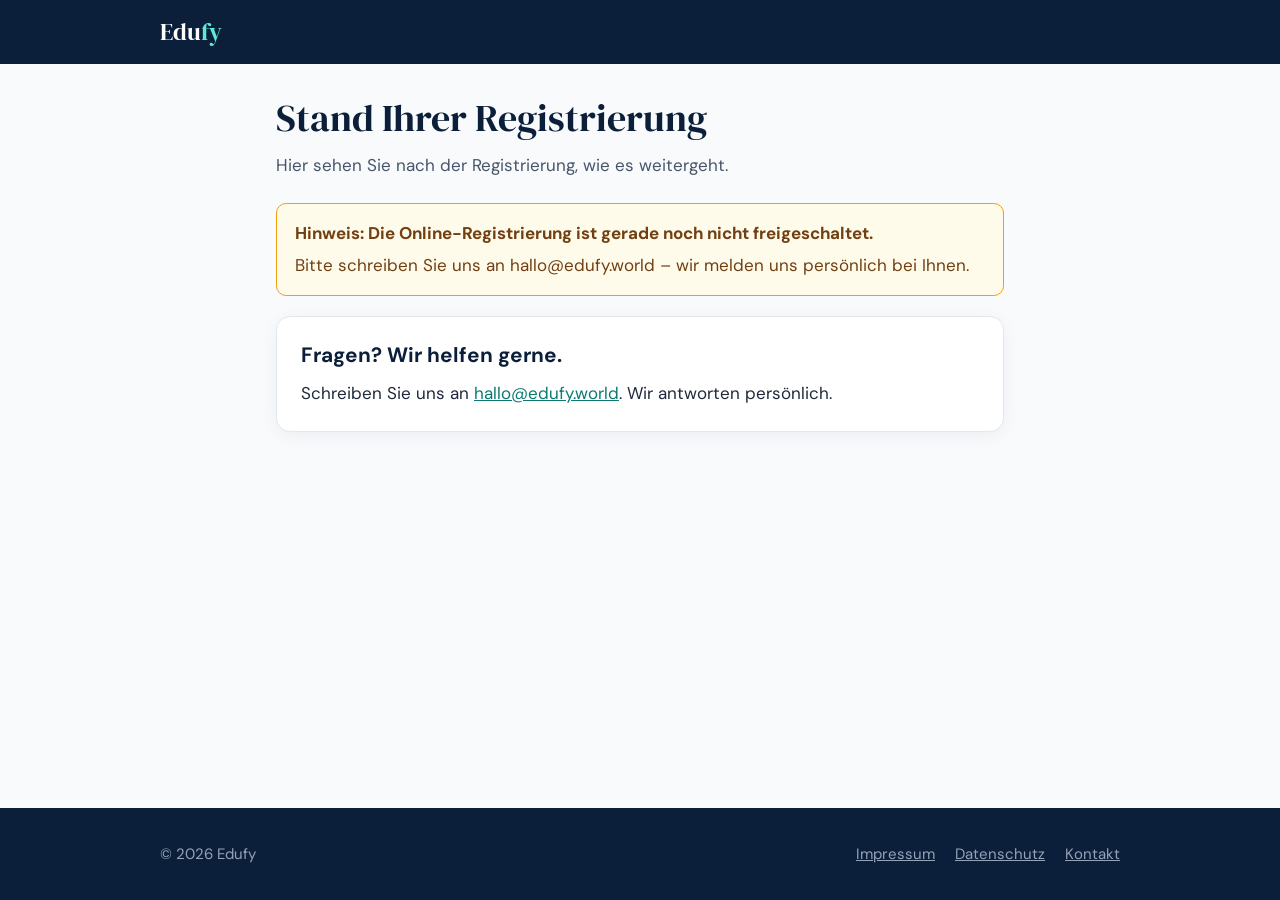
<file: foerderverein-bestaetigung.html>
<!DOCTYPE html>
<html lang="de">
<head>
  <meta charset="UTF-8" />
  <meta name="viewport" content="width=device-width, initial-scale=1.0" />
  <title>Förderverein: Stand der Registrierung und Anmeldung – Edufy</title>
  <link rel="stylesheet" href="fonts/fonts.css">
  <meta name="description" content="Nächste Schritte nach der Registrierung Ihres Fördervereins bei Edufy." />
  <meta name="robots" content="noindex" />
  <link rel="icon" href="data:," />
  <style>
    *, *::before, *::after { box-sizing: border-box; margin: 0; padding: 0; }
    :root {
      --navy: #0B1F3A; --teal: #0B7A70; --teal-dark: #08625A; --teall: #5EEAD4;
      --white: #FFFFFF; --off: #F8FAFC;
      --text: #1E293B; --muted: #475569; --on-dark: #94A3B8; --border: #CBD5E1;
      --error: #B91C1C; --error-bg: #FEF2F2; --ok-bg: #ECFDF5; --info-bg: #F0FDFA; --warn-bg: #FFFBEB;
      --font: 'DM Sans', system-ui, -apple-system, 'Segoe UI', Roboto, Helvetica, Arial, sans-serif;
      --font-head: 'DM Serif Display', Georgia, 'Times New Roman', serif;
    }
    [hidden] { display: none !important; }
    html { -webkit-text-size-adjust: 100%; }
    body { font-family: var(--font); background: var(--off); color: var(--text); font-size: 1.0625rem; line-height: 1.6; min-height: 100vh; display: flex; flex-direction: column; }
    a { color: var(--teal); }
    a:hover { color: var(--teal-dark); }
    :focus-visible { outline: 3px solid var(--teal); outline-offset: 2px; border-radius: 4px; }
    .skip { position: absolute; left: -9999px; top: 0; background: var(--white); color: var(--navy); padding: .75rem 1rem; z-index: 100; }
    .skip:focus { left: 1rem; top: 1rem; }

    .site-header { background: var(--navy); padding: 0 1rem; }
    .site-header-inner { max-width: 960px; margin: 0 auto; min-height: 64px; display: flex; align-items: center; justify-content: space-between; gap: 1rem; flex-wrap: wrap; }
    .logo { font-family: var(--font-head); font-size: 1.5rem; color: var(--white); text-decoration: none; display: inline-flex; align-items: center; min-height: 44px; }
    .logo span { color: var(--teall); }
    .site-header :focus-visible { outline-color: var(--teall); }
    .header-btn { background: none; border: 1px solid rgba(148, 163, 184, .6); color: var(--white); font: inherit; font-size: .9375rem; min-height: 44px; padding: 0 1rem; border-radius: 8px; cursor: pointer; }
    .header-btn:hover { border-color: var(--white); }

    main { flex: 1; width: 100%; max-width: 760px; margin: 0 auto; padding: 2rem 1rem 3rem; }
    h1 { font-family: var(--font-head); font-weight: 400; font-size: clamp(1.75rem, 5vw, 2.4rem); line-height: 1.15; color: var(--navy); margin-bottom: .75rem; }
    h2 { font-size: 1.3rem; color: var(--navy); margin-bottom: .75rem; line-height: 1.3; }
    .lead { color: var(--muted); margin-bottom: 1.5rem; }

    .notice { border-radius: 10px; padding: 1rem 1.1rem; margin-bottom: 1.25rem; border: 1px solid; }
    .notice:focus { outline: none; }
    .notice-warn { background: var(--warn-bg); border-color: #F59E0B; color: #713F12; }
    .notice-error { background: var(--error-bg); border-color: #FCA5A5; color: #7F1D1D; }
    .notice-info { background: var(--info-bg); border-color: #99F6E4; color: #134E4A; }
    .notice-ok { background: var(--ok-bg); border-color: #6EE7B7; color: #064E3B; }
    .notice strong { display: block; margin-bottom: .25rem; }
    .notice a { color: inherit; font-weight: 600; }
    .notice .btn { margin-top: .25rem; }
    .notice a.btn-primary { color: var(--white); }

    .card { background: var(--white); border: 1px solid #E2E8F0; border-radius: 14px; padding: 1.5rem; box-shadow: 0 4px 18px rgba(11, 31, 58, .05); margin-bottom: 1.5rem; }
    ol.steps { list-style: none; counter-reset: s; }
    ol.steps > li { counter-increment: s; position: relative; padding: 0 0 1.25rem 3.25rem; }
    ol.steps > li:last-child { padding-bottom: 0; }
    ol.steps > li::before { content: counter(s); position: absolute; left: 0; top: 0; width: 2.25rem; height: 2.25rem; border-radius: 50%; background: var(--navy); color: var(--white); font-weight: 700; display: flex; align-items: center; justify-content: center; }
    ol.steps > li.done::before { content: '✓'; background: var(--teal); }
    ol.steps h3 { font-size: 1.0625rem; color: var(--navy); margin-bottom: .2rem; line-height: 1.4; }
    ol.steps p { color: var(--text); }
    .badge { display: inline-block; font-size: .8125rem; font-weight: 700; background: #E2E8F0; color: var(--navy); border-radius: 100px; padding: .05rem .6rem; margin-left: .35rem; vertical-align: middle; }
    .badge-ok { background: #D1FAE5; color: #064E3B; }
    .vorlage { background: var(--off); border: 1px dashed var(--border); border-radius: 8px; padding: .75rem .9rem; margin-top: .6rem; white-space: pre-line; font-size: .9375rem; }

    .field { margin-bottom: 1rem; }
    .field label { display: block; font-weight: 600; margin-bottom: .3rem; }
    input[type="email"], input[type="password"], input[type="text"] { width: 100%; min-height: 48px; padding: .6rem .8rem; font: inherit; color: var(--text); background: var(--white); border: 2px solid #94A3B8; border-radius: 8px; }
    input:focus-visible { outline: 3px solid var(--teal); outline-offset: 1px; border-color: var(--teal); }
    input[aria-invalid="true"] { border-color: var(--error); }
    .btn { font: inherit; font-weight: 600; font-size: 1rem; min-height: 48px; padding: .7rem 1.5rem; border-radius: 8px; cursor: pointer; border: 2px solid transparent; display: inline-flex; align-items: center; justify-content: center; text-decoration: none; }
    .btn-primary { background: var(--teal); color: var(--white); }
    .btn-primary:hover { background: var(--teal-dark); color: var(--white); }
    .btn[disabled] { background: #64748B; color: var(--white); cursor: wait; }
    .btn-secondary { background: var(--white); color: var(--navy); border-color: #94A3B8; }
    .btn-secondary:hover { border-color: var(--navy); color: var(--navy); }
    .btn-row { display: flex; gap: .75rem; flex-wrap: wrap; }
    .btn-link { background: none; border: 0; color: var(--teal); text-decoration: underline; font: inherit; font-weight: 600; cursor: pointer; min-height: 44px; padding: 0 .25rem; }
    .btn-link:hover { color: var(--teal-dark); }
    .notice .btn-link { color: inherit; padding: 0; }
    .hint { display: block; font-size: .9375rem; color: var(--muted); margin-bottom: .35rem; }
    .field label.choice { display: flex; align-items: flex-start; gap: .7rem; min-height: 44px; padding: .5rem 0; margin: 0; cursor: pointer; font-weight: 400; }
    .choice input { width: 24px; height: 24px; margin-top: .15rem; flex: 0 0 auto; accent-color: var(--teal); cursor: pointer; }
    .subbox { border-top: 1px solid #E2E8F0; margin-top: .75rem; padding-top: 1rem; }
    .subbox h3 { font-size: 1.0625rem; color: var(--navy); margin-bottom: .3rem; }
    .subbox p { margin-bottom: 1rem; }
    form .notice { margin-top: 1rem; margin-bottom: 0; }
    form .notice:first-child { margin-top: 0; margin-bottom: 1rem; }

    footer { background: var(--navy); color: var(--on-dark); padding: 1.5rem 1rem; }
    .footer-inner { max-width: 960px; margin: 0 auto; display: flex; flex-wrap: wrap; gap: .5rem 1.5rem; justify-content: space-between; align-items: center; font-size: .9375rem; }
    footer nav { display: flex; gap: .25rem 1.25rem; flex-wrap: wrap; }
    footer a { color: var(--on-dark); display: inline-flex; align-items: center; min-height: 44px; }
    footer a:hover { color: var(--white); }
    footer :focus-visible { outline-color: var(--teall); }

    @media (max-width: 560px) {
      main { padding-top: 1.25rem; }
      .card { padding: 1.1rem; }
      .btn-row .btn { flex: 1 1 100%; }
      ol.steps > li { padding-left: 2.9rem; }
    }
    @media (prefers-reduced-motion: reduce) { * { transition: none !important; animation: none !important; } }
  </style>
</head>
<body>
  <a class="skip" href="#inhalt">Zum Inhalt springen</a>
  <header class="site-header">
    <div class="site-header-inner">
      <a href="index.html" class="logo" aria-label="Edufy – zur Startseite">Edu<span>fy</span></a>
      <button type="button" class="header-btn" id="btn-logout" hidden>Abmelden</button>
    </div>
  </header>

  <main id="inhalt">
    <!-- Überschrift und Einleitung werden erst nach geprüftem Status gesetzt -->
    <h1 id="title">Stand Ihrer Registrierung</h1>
    <p class="lead" id="lead">Einen Moment bitte – wir prüfen den Stand Ihrer Registrierung.</p>

    <!-- Dynamischer Status (E-Mail bestätigen / abgeschlossen / Fehler) -->
    <div id="status" class="notice notice-info" role="status" aria-live="polite" tabindex="-1">
      <strong>Einen Moment bitte …</strong>
      Wir prüfen den Stand Ihrer Registrierung.
    </div>

    <!-- Neues Passwort festlegen (nach Klick auf den Link aus „Passwort vergessen?“) -->
    <section class="card" id="neues-passwort" aria-labelledby="h-neues-passwort" hidden>
      <h2 id="h-neues-passwort">Neues Passwort festlegen</h2>
      <form id="recovery-form" novalidate>
        <div id="recovery-error" class="notice notice-error" role="alert" tabindex="-1" hidden></div>
        <div class="field">
          <label for="neues-passwort-feld">Neues Passwort</label>
          <span class="hint" id="neues-passwort-hint">Mindestens 8 Zeichen. Tipp: Notieren Sie sich das Passwort an einem sicheren Ort.</span>
          <input type="password" id="neues-passwort-feld" autocomplete="new-password" minlength="8" maxlength="72" required aria-describedby="neues-passwort-hint" />
          <label class="choice"><input type="checkbox" id="neues-passwort-zeigen" /> Passwort anzeigen</label>
        </div>
        <button type="submit" class="btn btn-primary" id="btn-recovery">Passwort speichern</button>
      </form>
    </section>

    <!-- Nächste Schritte: nur bei abgeschlossener oder ausstehender (E-Mail) Registrierung -->
    <section class="card" id="schritte" aria-labelledby="h-next" hidden>
      <h2 id="h-next">Ihre nächsten Schritte</h2>
      <ol class="steps">
        <li id="step-email">
          <h3>E-Mail-Adresse bestätigen <span class="badge" id="badge-email">offen</span></h3>
          <p id="step-email-text">Wir haben Ihnen eine E-Mail mit einem Bestätigungslink geschickt<span id="email-target"></span>. Bitte klicken Sie auf den Link. Keine E-Mail bekommen? Schauen Sie bitte auch im Spam-Ordner nach oder <a href="#erneut-senden">lassen Sie sich die E-Mail erneut schicken</a>.</p>
        </li>
        <li>
          <h3>Vorstand informieren</h3>
          <p>Erzählen Sie Ihren Vorstandskolleginnen und -kollegen von Edufy. Diesen Text können Sie zum Beispiel per E-Mail weitergeben:</p>
          <p class="vorlage" id="vorlage">Liebe Vorstandskolleginnen und -kollegen,
ich habe unseren Förderverein kostenlos bei Edufy registriert. Edufy hilft Schülerinnen und Schülern bei der Berufs- und Studienorientierung. Unser Verein soll an den Einnahmen beteiligt werden, die Edufy mit Unternehmen über unsere Schule erzielt. Unternehmen testen Edufy zunächst kostenlos; in dieser Zeit gibt es noch keine Einnahmen und deshalb auch noch keine Auszahlung an unseren Verein. Die Registrierung ist kostenlos und unverbindlich. Bevor es losgeht, muss unsere Schulleitung zustimmen und der Vorstand eine kurze Pilotvereinbarung schließen; sie ist kostenlos und jederzeit kündbar. Eine Jahresvereinbarung folgt erst nach der Pilotphase. Die Beteiligung ist keine Spende, sondern eine Vergütung; die steuerlichen Folgen für unseren Verein klären wir vor der Jahresvereinbarung mit unserer Steuerberatung. Unternehmen sehen nur anonyme Statistiken je Schule. Persönliche Angaben einzelner Schülerinnen und Schüler erhalten sie nur, wenn diese selbst Kontakt zu einem Unternehmen aufnehmen – bei unter 16-Jährigen nur mit Freigabe der Eltern. Die Details erklärt uns Edufy in einem persönlichen Gespräch.</p>
          <button type="button" class="btn btn-secondary" id="btn-copy" style="margin-top:.6rem">Text kopieren</button>
          <span id="copy-status" role="status" aria-live="polite"></span>
        </li>
        <li>
          <h3>Persönliches Gespräch</h3>
          <p>Wir melden uns per E-Mail oder Telefon. Im Gespräch erklären wir, wie die Beteiligung des Vereins funktioniert, wie die Zustimmung der Schulleitung abläuft und was in der Pilotvereinbarung und der späteren Jahresvereinbarung steht.</p>
        </li>
        <li id="step-schulleitung">
          <h3>Zustimmung der Schulleitung einholen <span class="badge">Infoschreiben kommt bald</span></h3>
          <p>Bevor Ihr Verein aktiv wird, muss Ihre Schulleitung formal zustimmen. Sie bestätigt damit, dass sie Edufy kennt, dass sie weiß, dass Ihr Verein an den Einnahmen von Edufy beteiligt wird, und dass sie einverstanden ist, dass Ihr Verein Edufy bekannt macht. Vertragliche Pflichten gegenüber Edufy übernimmt die Schule dadurch nicht. Je nach Bundesland müssen außerdem weitere Gremien zustimmen, zum Beispiel die Schulkonferenz oder der Schulträger – das klären wir vorab mit Ihnen. Für das Gespräch mit Ihrer Schulleitung stellen wir Ihnen ein Infoschreiben bereit – es kommt in Kürze.</p>
        </li>
        <li>
          <h3>Pilotvereinbarung abschließen</h3>
          <p>Ihr Vorstand schließt eine kurze Pilotvereinbarung mit Edufy. Sie ist kostenlos und jederzeit kündbar. Mit der Zustimmung der Schulleitung und der Pilotvereinbarung wird Ihr Verein aktiv.</p>
          <p style="margin-top:.5rem">Pilotphase: Unternehmen testen Edufy zunächst kostenlos. In dieser Zeit gibt es noch keine Einnahmen und deshalb auch noch keine Auszahlung an Ihren Verein.</p>
        </li>
        <li>
          <h3>Jahresvereinbarung nach der Pilotphase</h3>
          <p>Wenn die Pilotphase endet und das erste Unternehmen zahlt, schließt Ihr Vorstand die Jahresvereinbarung mit Edufy. Erst ab dann wird Ihr Verein an den Einnahmen beteiligt.</p>
          <p style="margin-top:.5rem">Die Beteiligung ist keine Spende, sondern eine Vergütung und kann für Ihren Verein steuerliche Folgen haben. Bitte stimmen Sie das vor der Jahresvereinbarung mit Ihrer Steuerberatung oder Ihrem Finanzamt ab.</p>
        </li>
        <li>
          <h3>Schülerinnen und Schüler einladen <span class="badge">kommt bald</span></h3>
          <p>Sobald Ihr Verein aktiv ist, erhalten Sie hier einen Einladungslink und einen QR-Code, den Sie an Schülerinnen, Schüler und Eltern weitergeben können.</p>
        </li>
      </ol>
    </section>

    <!-- Anmeldung, z. B. wenn der Bestätigungslink auf einem anderen Gerät geöffnet wurde -->
    <section class="card" id="anmelden" aria-labelledby="h-login" hidden>
      <h2 id="h-login">Anmelden</h2>
      <p style="margin-bottom:1rem">Sie haben Ihre E-Mail-Adresse bestätigt? Dann melden Sie sich hier an – auch von einem anderen Gerät aus. Wir schließen die Registrierung Ihres Vereins dann automatisch ab.</p>
      <form id="login-form" novalidate>
        <div id="login-error" class="notice notice-error" role="alert" tabindex="-1" hidden></div>
        <div class="field">
          <label for="login-email">E-Mail-Adresse</label>
          <input type="email" id="login-email" autocomplete="email" required />
        </div>
        <div class="field">
          <label for="login-passwort">Passwort</label>
          <input type="password" id="login-passwort" autocomplete="current-password" required />
        </div>
        <button type="submit" class="btn btn-primary" id="btn-login">Anmelden</button>
      </form>
      <p style="margin-top:.75rem"><button type="button" class="btn-link" id="btn-forgot-toggle" aria-expanded="false" aria-controls="passwort-vergessen">Passwort vergessen?</button></p>
      <div id="passwort-vergessen" class="subbox" hidden>
        <h3 id="h-reset">Passwort zurücksetzen</h3>
        <p>Geben Sie Ihre E-Mail-Adresse ein. Wir schicken Ihnen einen Link, mit dem Sie ein neues Passwort festlegen können.</p>
        <form id="reset-form" novalidate>
          <div class="field">
            <label for="reset-email">E-Mail-Adresse</label>
            <input type="email" id="reset-email" autocomplete="email" required />
          </div>
          <button type="submit" class="btn btn-secondary" id="btn-reset">Link zum Zurücksetzen senden</button>
          <div id="reset-status" class="notice" role="status" aria-live="polite" tabindex="-1" hidden></div>
        </form>
      </div>
    </section>

    <!-- Bestätigungs-E-Mail erneut senden – funktioniert ohne Anmeldung und auf jedem Gerät -->
    <section class="card" id="erneut-senden" aria-labelledby="h-resend" hidden>
      <h2 id="h-resend">Keine Bestätigungs-E-Mail bekommen?</h2>
      <p style="margin-bottom:1rem">Geben Sie die E-Mail-Adresse ein, mit der Sie sich registriert haben. Wir schicken Ihnen den Bestätigungslink noch einmal. Bitte schauen Sie auch im Spam-Ordner nach.</p>
      <form id="resend-form" novalidate>
        <div class="field">
          <label for="resend-email">E-Mail-Adresse</label>
          <input type="email" id="resend-email" autocomplete="email" required />
        </div>
        <button type="submit" class="btn btn-secondary" id="btn-resend">Bestätigungs-E-Mail erneut senden</button>
        <div id="resend-status" class="notice" role="status" aria-live="polite" tabindex="-1" hidden></div>
      </form>
    </section>

    <section class="card" aria-labelledby="h-kontakt">
      <h2 id="h-kontakt">Fragen? Wir helfen gerne.</h2>
      <p>Schreiben Sie uns an <a href="mailto:hallo@edufy.world">hallo@edufy.world</a>. Wir antworten persönlich.</p>
    </section>
  </main>

  <footer>
    <div class="footer-inner">
      <span>© 2026 Edufy</span>
      <nav aria-label="Rechtliches">
        <a href="impressum.html">Impressum</a>
        <a href="datenschutz.html">Datenschutz</a>
        <a href="mailto:hallo@edufy.world">Kontakt</a>
      </nav>
    </div>
  </footer>

  <script src="js/vendor/supabase-js-2.45.4.js"></script>
  <script src="js/supabase-config.js"></script>
  <script src="js/supabase-client.js"></script>
  <script>
  (function () {
    'use strict';

    var KONTAKT = 'hallo@edufy.world';
    var db = window.edufyDbReady ? window.edufyDb : null;
    var statusEl = document.getElementById('status');
    var params = new URLSearchParams(window.location.search);
    var hashParams = new URLSearchParams(window.location.hash.length > 1 ? window.location.hash.substring(1) : '');
    var urlStatus = params.get('status') || '';
    var wantsLogin = window.location.hash === '#anmelden';
    var wantsReset = window.location.hash === '#passwort-vergessen';
    // Link aus „Passwort vergessen?“: ?modus=passwort (eigener Parameter) bzw. type=recovery (Supabase)
    var recoveryMode = params.get('modus') === 'passwort' || hashParams.get('type') === 'recovery';
    var PAGE_URL = new URL('foerderverein-bestaetigung.html', window.location.href).href;

    function $(id) { return document.getElementById(id); }
    function show(id, on) { $(id).hidden = !on; }

    function storedEmail() {
      try { return sessionStorage.getItem('edufy_fv_email') || ''; } catch (e) { return ''; }
    }
    function isEmail(s) {
      if (!s || s.indexOf(' ') !== -1) return false;
      var at = s.indexOf('@');
      if (at < 1 || at !== s.lastIndexOf('@')) return false;
      var domain = s.slice(at + 1);
      var dot = domain.lastIndexOf('.');
      return dot > 0 && dot < domain.length - 2;
    }

    function setHeading(title, lead) {
      $('title').textContent = title;
      $('lead').textContent = lead;
    }

    // Status-Box setzen; type: info | ok | warn | error
    function setStatus(type, title, text, focus) {
      statusEl.hidden = false;
      statusEl.className = 'notice notice-' + type;
      statusEl.setAttribute('role', type === 'error' ? 'alert' : 'status');
      statusEl.textContent = '';
      var strong = document.createElement('strong');
      strong.textContent = title;
      statusEl.appendChild(strong);
      if (text) statusEl.appendChild(document.createTextNode(text));
      if (focus) statusEl.focus();
    }
    function hideStatus() { statusEl.hidden = true; }
    function addStatusLink(href, label, asButton) {
      var p = document.createElement('p');
      p.style.marginTop = '.75rem';
      var a = document.createElement('a');
      a.href = href; a.textContent = label;
      if (asButton) a.className = 'btn btn-primary';
      p.appendChild(a);
      statusEl.appendChild(p);
    }
    function addStatusText(text) {
      var p = document.createElement('p');
      p.style.marginTop = '.5rem';
      p.textContent = text;
      statusEl.appendChild(p);
    }
    function mailtoHref(subject, body) {
      return 'mailto:' + KONTAKT + '?subject=' + encodeURIComponent(subject) + '&body=' + encodeURIComponent(body);
    }

    // Kleine Rückmeldebox unter einem Formular (Erneut senden / Passwort zurücksetzen)
    function setBox(id, type, text) {
      var box = $(id);
      box.className = 'notice notice-' + type;
      box.setAttribute('role', type === 'error' ? 'alert' : 'status');
      box.textContent = text;
      box.hidden = false;
    }

    // Welche Karten sichtbar sind: schritte | anmelden | erneut-senden | neues-passwort
    function showCards(list) {
      ['schritte', 'anmelden', 'erneut-senden', 'neues-passwort'].forEach(function (id) {
        show(id, list.indexOf(id) !== -1);
      });
    }

    function prefillEmail(email) {
      if (!email) return;
      ['login-email', 'resend-email', 'reset-email'].forEach(function (id) {
        if (!$(id).value) $(id).value = email;
      });
    }

    function markEmailDone() {
      $('step-email').classList.add('done');
      var b = $('badge-email');
      b.textContent = 'erledigt';
      b.className = 'badge badge-ok';
      $('step-email-text').textContent = 'Ihre E-Mail-Adresse ist bestätigt.';
    }

    // Identisch zur Registrierungsseite: explizite Feldzuordnung, kein Spread.
    // Seit F-008 ohne p_datenschutz_akzeptiert (Hinweis statt Einwilligung). Ältere Metadaten
    // mit datenschutz_akzeptiert werden einfach ignoriert.
    function buildRpcParams(r) {
      return {
        p_schulname: r.schulname,
        p_schulform: r.schulform,
        p_strasse: r.strasse,
        p_plz: r.plz,
        p_ort: r.ort,
        p_bundesland: r.bundesland,
        p_vereinsname: r.vereinsname,
        p_vereinsregister_nr: r.vereinsregister_nr || null,
        p_registergericht: r.registergericht || null,
        p_gemeinnuetzig: r.gemeinnuetzig === true,
        p_vorname: r.vorname,
        p_nachname: r.nachname,
        p_funktion: r.funktion,
        p_telefon: r.telefon || null,
        p_vertretung_bestaetigt: r.vertretung_bestaetigt === true
      };
    }

    function errText(err) {
      return String((err && (err.message || err.error_description || err.msg)) || err || '').toLowerCase();
    }
    function isDuplicateError(err) { return errText(err).indexOf('edufy:schule_bereits_registriert') !== -1; }
    // Endgültig = erneuter Versuch mit denselben Daten ändert nichts (Prüfungen der Datenbank)
    function isFinalError(err) {
      var m = errText(err);
      return m.indexOf('edufy:') !== -1 && m.indexOf('edufy:nicht_angemeldet') === -1;
    }

    function translateError(err) {
      var m = errText(err);
      if (m.indexOf('edufy:nicht_angemeldet') !== -1) return 'Sie sind nicht mehr angemeldet. Bitte melden Sie sich erneut an.';
      if (m.indexOf('edufy:') !== -1) return 'Einige Angaben aus Ihrer Registrierung sind unvollständig. Bitte schreiben Sie uns an ' + KONTAKT + '.';
      if (m.indexOf('invalid login credentials') !== -1) return 'E-Mail-Adresse oder Passwort stimmen nicht. Bitte prüfen Sie Ihre Eingabe.';
      if (m.indexOf('email not confirmed') !== -1) return 'Ihre E-Mail-Adresse ist noch nicht bestätigt. Bitte klicken Sie zuerst auf den Link in unserer E-Mail – oder lassen Sie sich die E-Mail erneut schicken.';
      if (m.indexOf('should be different') !== -1) return 'Das neue Passwort muss sich vom bisherigen unterscheiden.';
      if (m.indexOf('password') !== -1 && (m.indexOf('at least') !== -1 || m.indexOf('short') !== -1 || m.indexOf('weak') !== -1)) return 'Das Passwort ist zu kurz oder zu einfach. Bitte wählen Sie mindestens 8 Zeichen.';
      if (m.indexOf('rate limit') !== -1 || m.indexOf('security purposes') !== -1 || m.indexOf('too many') !== -1) return 'Zu viele Versuche in kurzer Zeit. Bitte warten Sie ein paar Minuten und versuchen Sie es dann erneut.';
      if (m.indexOf('session') !== -1 && m.indexOf('missing') !== -1) return 'Der Link ist nicht mehr gültig. Bitte fordern Sie einen neuen Link an.';
      if (m.indexOf('could not find the function') !== -1 || m.indexOf('does not exist') !== -1 || m.indexOf('schema cache') !== -1) return 'Die Registrierung ist auf unserer Seite noch nicht vollständig eingerichtet. Ihre Angaben sind gespeichert – bitte versuchen Sie es später erneut oder schreiben Sie uns an ' + KONTAKT + '.';
      if (m.indexOf('failed to fetch') !== -1 || m.indexOf('network') !== -1 || m.indexOf('load failed') !== -1) return 'Es konnte keine Verbindung hergestellt werden. Bitte prüfen Sie Ihre Internetverbindung und laden Sie die Seite neu.';
      return 'Leider hat etwas nicht geklappt. Bitte laden Sie die Seite neu oder schreiben Sie uns an ' + KONTAKT + '.';
    }

    // ---------- Ansichten ----------
    function showAwaitingEmail(email) {
      setHeading('Vielen Dank! Bitte bestätigen Sie jetzt Ihre E-Mail-Adresse.',
        'Die Registrierung ist kostenlos und verpflichtet Sie zu nichts. Bis zur Pilotvereinbarung genügt eine E-Mail an ' + KONTAKT + ', und wir löschen Ihre Registrierung. Hier sehen Sie, was als Nächstes passiert.');
      $('email-target').textContent = ' an ' + email;
      prefillEmail(email);
      showCards(['schritte', 'anmelden', 'erneut-senden']);
      setStatus('info', 'Fast geschafft: Bitte bestätigen Sie Ihre E-Mail-Adresse.',
        'Erst nach dem Klick auf den Link in unserer E-Mail ist die Registrierung Ihres Vereins abgeschlossen.');
    }

    // Kein bekannter Stand (Direktaufruf, anderes Gerät, Anmelde-Link)
    function showLoginView(title, lead) {
      setHeading(title || 'Anmelden oder Registrierung abschließen',
        lead || 'Melden Sie sich mit der E-Mail-Adresse und dem Passwort an, die Sie bei der Registrierung gewählt haben. Noch nicht bestätigt? Dann können Sie sich den Bestätigungslink unten erneut schicken lassen.');
      prefillEmail(storedEmail());
      showCards(['anmelden', 'erneut-senden']);
      hideStatus();
    }

    function showDone(vereinsname) {
      markEmailDone();
      setHeading('Ihr Förderverein ist registriert!',
        'Vielen Dank für Ihre Registrierung. Die Registrierung ist kostenlos und verpflichtet Sie zu nichts. Bis zur Pilotvereinbarung genügt eine E-Mail an ' + KONTAKT + ', und wir löschen Ihre Registrierung. Hier sehen Sie, was als Nächstes passiert.');
      showCards(['schritte']);
      setStatus('ok', 'Registrierung abgeschlossen.',
        (vereinsname ? '„' + vereinsname + '“ ist jetzt bei Edufy registriert. ' : 'Ihr Verein ist jetzt bei Edufy registriert. ') +
        'Wir melden uns in Kürze für ein persönliches Gespräch bei Ihnen. Ihr nächster Schritt danach: die Zustimmung Ihrer Schulleitung einholen.', true);
    }

    function showDuplicate(reg, email, cleaned) {
      var schule = (reg && reg.schulname) || '';
      var plz = (reg && reg.plz) || '';
      setHeading('Für Ihre Schule ist schon ein Förderverein registriert',
        'Ihr Konto wurde angelegt, ist aber keinem Verein zugeordnet. Der Verein Ihrer Schule ist bereits bei Edufy – Sie müssen ihn nicht noch einmal registrieren.');
      showCards([]);
      setStatus('warn', 'Ihr nächster Schritt: Sprechen Sie Ihre Vorstandskolleginnen und -kollegen an oder kontaktieren Sie uns.',
        'Vermutlich hat jemand aus Ihrem Vorstand den Verein schon registriert. Wenn Sie nicht wissen, wer, schreiben Sie uns – wir klären das gemeinsam und melden uns bei Ihnen.', true);
      addStatusLink(mailtoHref(
        'Förderverein bereits registriert' + (schule ? ': ' + schule : '') + (plz ? ', ' + plz : ''),
        'Guten Tag,\n\nich wollte den Förderverein ' + (schule ? 'der Schule „' + schule + '“ ' : 'unserer Schule ') + (plz ? '(PLZ ' + plz + ') ' : '') +
        'bei Edufy registrieren. Laut Edufy ist für diese Schule bereits ein Förderverein registriert.\nMein Konto: ' + (email || '') +
        '\n\nBitte melden Sie sich bei mir.\n\nViele Grüße'), 'E-Mail an ' + KONTAKT + ' schreiben', true);
      if (cleaned) addStatusText('Ihre Registrierungsangaben (Name, Telefon, Vereinsdaten) haben wir aus Ihrem Konto wieder gelöscht.');
    }

    function showRegError(err, final) {
      setHeading('Ihre Registrierung ist noch nicht abgeschlossen',
        final ? 'Leider konnten wir Ihren Verein mit diesen Angaben nicht anlegen.' : 'Das liegt an einem vorübergehenden Problem. Ihre Angaben sind noch gespeichert.');
      showCards([]);
      setStatus('error', 'Die Registrierung konnte nicht abgeschlossen werden.', ' ' + translateError(err), true);
      if (!final) addStatusLink(window.location.pathname, 'Seite neu laden und erneut versuchen', true);
      addStatusLink(mailtoHref('Registrierung Förderverein nicht abgeschlossen', 'Guten Tag,\n\nmeine Registrierung als Förderverein bei Edufy konnte nicht abgeschlossen werden.\n\nViele Grüße'), 'E-Mail an ' + KONTAKT + ' schreiben', false);
    }

    function showNoData() {
      setHeading('Ihr Konto ist keinem Förderverein zugeordnet',
        'Für dieses Konto liegen keine Vereinsdaten vor.');
      showCards([]);
      setStatus('warn', 'Bitte schreiben Sie uns.',
        'Wir prüfen Ihr Konto und melden uns bei Ihnen. Bitte nennen Sie uns den Namen und die Postleitzahl Ihrer Schule.', true);
      addStatusLink(mailtoHref('Konto ohne Förderverein', 'Guten Tag,\n\nmein Edufy-Konto ist keinem Förderverein zugeordnet.\nSchule und PLZ: \n\nViele Grüße'), 'E-Mail an ' + KONTAKT + ' schreiben', true);
    }

    function showRecovery() {
      setHeading('Neues Passwort festlegen', 'Wählen Sie ein neues Passwort für Ihr Edufy-Konto.');
      showCards(['neues-passwort']);
      hideStatus();
      $('neues-passwort-feld').focus();
    }

    async function loadVereinsname(id) {
      try {
        var r = await db.from('foerdervereine').select('vereinsname').eq('id', id).maybeSingle();
        return r.data ? r.data.vereinsname : '';
      } catch (e) { return ''; }
    }

    // Datensparsamkeit: Registrierungsdaten (Name, Telefon, Vereinsdaten) aus den Konto-Metadaten löschen
    async function clearRegistrationMetadata(all) {
      var data = all ? { registrierung: null, vorname: null, nachname: null } : { registrierung: null };
      try {
        var r = await db.auth.updateUser({ data: data });
        return !r.error;
      } catch (e) { return false; }
    }

    // Prüft, ob die RPC schon gelaufen ist, und holt sie sonst mit den Metadaten nach
    var finishing = false;
    var attempted = false;
    async function finishRegistration(user) {
      if (finishing) return;
      finishing = true;
      attempted = true;
      $('btn-logout').hidden = false;
      showCards([]);
      setHeading('Stand Ihrer Registrierung', 'Einen Moment bitte – wir schließen die Registrierung Ihres Vereins ab.');
      setStatus('info', 'Einen Moment bitte …', 'Wir schließen die Registrierung Ihres Vereins ab.');
      var reg = null;
      try {
        var prof = await db.from('foerderverein_profiles').select('id, foerderverein_id').eq('id', user.id).maybeSingle();
        if (prof.error) throw prof.error;
        if (prof.data) {
          showDone(await loadVereinsname(prof.data.foerderverein_id));
          return;
        }
        var meta = user.user_metadata || {};
        reg = meta.registrierung && typeof meta.registrierung === 'object' ? meta.registrierung : null;
        if (!reg) {
          showNoData();
          return;
        }
        var rpc = await db.rpc('register_foerderverein', buildRpcParams(reg));
        if (rpc.error) throw rpc.error;
        await clearRegistrationMetadata(false);
        var vid = rpc.data && rpc.data.foerderverein_id;
        showDone(vid ? await loadVereinsname(vid) : reg.vereinsname);
      } catch (e) {
        if (reg && isFinalError(e)) {
          // Endgültiger Fehler: Daten werden nicht mehr gebraucht → aus dem Konto löschen
          var cleaned = await clearRegistrationMetadata(true);
          if (isDuplicateError(e)) showDuplicate(reg, user.email, cleaned);
          else showRegError(e, true);
        } else {
          showRegError(e, false);
        }
      } finally {
        finishing = false;
      }
    }

    // ---------- Bestätigungs-E-Mail erneut senden (ohne Anmeldung) ----------
    var resendBusy = false;
    async function doResend(email) {
      if (resendBusy) return;
      var input = $('resend-email');
      input.removeAttribute('aria-invalid');
      if (!isEmail(email)) {
        input.setAttribute('aria-invalid', 'true');
        setBox('resend-status', 'error', 'Bitte geben Sie eine gültige E-Mail-Adresse ein, z. B. name@beispiel.de');
        input.focus();
        return;
      }
      if (!db) {
        setBox('resend-status', 'error', 'Das ist technisch gerade noch nicht möglich. Bitte schreiben Sie uns an ' + KONTAKT + '.');
        return;
      }
      resendBusy = true; $('btn-resend').disabled = true; $('btn-resend').textContent = 'Wird gesendet …';
      try {
        var r = await db.auth.resend({ type: 'signup', email: email, options: { emailRedirectTo: PAGE_URL } });
        if (r.error) throw r.error;
        setBox('resend-status', 'ok', 'Wir haben den Bestätigungslink erneut an ' + email + ' geschickt (falls zu dieser Adresse eine unbestätigte Registrierung besteht). Bitte schauen Sie in Ihr Postfach und in den Spam-Ordner.');
      } catch (e) {
        setBox('resend-status', 'error', 'Die E-Mail konnte nicht gesendet werden. ' + translateError(e));
      } finally {
        resendBusy = false; $('btn-resend').disabled = false; $('btn-resend').textContent = 'Bestätigungs-E-Mail erneut senden';
        $('resend-status').focus();
      }
    }
    $('resend-form').addEventListener('submit', function (ev) {
      ev.preventDefault();
      doResend($('resend-email').value.trim().toLowerCase());
    });

    // ---------- Passwort vergessen ----------
    function openForgot(focus) {
      show('passwort-vergessen', true);
      $('btn-forgot-toggle').setAttribute('aria-expanded', 'true');
      var login = $('login-email').value.trim();
      if (login && !$('reset-email').value) $('reset-email').value = login;
      if (focus) $('reset-email').focus();
    }
    $('btn-forgot-toggle').addEventListener('click', function () {
      if ($('passwort-vergessen').hidden) openForgot(true);
      else { show('passwort-vergessen', false); this.setAttribute('aria-expanded', 'false'); }
    });
    var resetBusy = false;
    $('reset-form').addEventListener('submit', async function (ev) {
      ev.preventDefault();
      if (resetBusy) return;
      var input = $('reset-email');
      var email = input.value.trim().toLowerCase();
      input.removeAttribute('aria-invalid');
      if (!isEmail(email)) {
        input.setAttribute('aria-invalid', 'true');
        setBox('reset-status', 'error', 'Bitte geben Sie eine gültige E-Mail-Adresse ein, z. B. name@beispiel.de');
        input.focus();
        return;
      }
      if (!db) {
        setBox('reset-status', 'error', 'Das ist technisch gerade noch nicht möglich. Bitte schreiben Sie uns an ' + KONTAKT + '.');
        return;
      }
      resetBusy = true; $('btn-reset').disabled = true; $('btn-reset').textContent = 'Wird gesendet …';
      try {
        var r = await db.auth.resetPasswordForEmail(email, { redirectTo: PAGE_URL + '?modus=passwort' });
        if (r.error) throw r.error;
        setBox('reset-status', 'ok', 'Falls zu ' + email + ' ein Konto besteht, haben wir Ihnen einen Link zum Zurücksetzen geschickt. Bitte schauen Sie in Ihr Postfach und in den Spam-Ordner.');
      } catch (e) {
        setBox('reset-status', 'error', 'Der Link konnte nicht gesendet werden. ' + translateError(e));
      } finally {
        resetBusy = false; $('btn-reset').disabled = false; $('btn-reset').textContent = 'Link zum Zurücksetzen senden';
        $('reset-status').focus();
      }
    });

    // ---------- Neues Passwort speichern ----------
    $('neues-passwort-zeigen').addEventListener('change', function () { $('neues-passwort-feld').type = this.checked ? 'text' : 'password'; });
    var recoveryBusy = false;
    $('recovery-form').addEventListener('submit', async function (ev) {
      ev.preventDefault();
      if (recoveryBusy) return;
      var box = $('recovery-error');
      var input = $('neues-passwort-feld');
      box.hidden = true;
      input.removeAttribute('aria-invalid');
      var pw = input.value || '';
      if (pw.length < 8) {
        box.textContent = pw ? 'Das Passwort ist zu kurz – bitte mindestens 8 Zeichen.' : 'Bitte geben Sie ein neues Passwort ein (mindestens 8 Zeichen).';
        input.setAttribute('aria-invalid', 'true');
        box.hidden = false; box.focus();
        return;
      }
      recoveryBusy = true; $('btn-recovery').disabled = true; $('btn-recovery').textContent = 'Wird gespeichert …';
      try {
        var r = await db.auth.updateUser({ password: pw });
        if (r.error) throw r.error;
        recoveryMode = false;
        input.value = '';
        await finishRegistration(r.data.user);
        // Erfolgsmeldung ergänzen, ohne den Registrierungsstand zu überdecken
        addStatusText('Ihr neues Passwort ist gespeichert.');
      } catch (e) {
        box.textContent = translateError(e);
        box.hidden = false; box.focus();
      } finally {
        recoveryBusy = false; $('btn-recovery').disabled = false; $('btn-recovery').textContent = 'Passwort speichern';
      }
    });

    // ---------- Text kopieren ----------
    $('btn-copy').addEventListener('click', async function () {
      var text = $('vorlage').textContent;
      var ok = false;
      try { if (navigator.clipboard) { await navigator.clipboard.writeText(text); ok = true; } } catch (e) { ok = false; }
      if (!ok) {
        try {
          var range = document.createRange(); range.selectNodeContents($('vorlage'));
          var sel = window.getSelection(); sel.removeAllRanges(); sel.addRange(range);
          ok = document.execCommand('copy');
        } catch (e2) { ok = false; }
      }
      $('copy-status').textContent = ok ? ' Text wurde kopiert.' : ' Bitte markieren Sie den Text und kopieren Sie ihn selbst.';
    });

    // ---------- Anmelden ----------
    var loginBusy = false;
    $('login-form').addEventListener('submit', async function (ev) {
      ev.preventDefault();
      if (loginBusy) return;
      var errBox = $('login-error');
      errBox.hidden = true;
      var email = $('login-email').value.trim();
      var pw = $('login-passwort').value;
      $('login-email').removeAttribute('aria-invalid');
      $('login-passwort').removeAttribute('aria-invalid');
      if (!email || !pw) {
        errBox.textContent = 'Bitte geben Sie E-Mail-Adresse und Passwort ein.';
        if (!email) $('login-email').setAttribute('aria-invalid', 'true');
        if (!pw) $('login-passwort').setAttribute('aria-invalid', 'true');
        errBox.hidden = false; errBox.focus();
        return;
      }
      if (!db) {
        errBox.textContent = 'Die Anmeldung ist technisch noch nicht freigeschaltet. Bitte schreiben Sie uns an ' + KONTAKT + '.';
        errBox.hidden = false; errBox.focus();
        return;
      }
      loginBusy = true; $('btn-login').disabled = true; $('btn-login').textContent = 'Anmeldung läuft …';
      try {
        var r = await db.auth.signInWithPassword({ email: email, password: pw });
        if (r.error) throw r.error;
        await finishRegistration(r.data.user);
      } catch (e) {
        errBox.textContent = translateError(e);
        if (errText(e).indexOf('email not confirmed') !== -1) {
          // Direkt anbieten: Bestätigungs-E-Mail an diese Adresse erneut senden
          var b = document.createElement('button');
          b.type = 'button';
          b.className = 'btn btn-secondary';
          b.textContent = 'Bestätigungs-E-Mail erneut senden';
          b.addEventListener('click', function () {
            show('erneut-senden', true);
            $('resend-email').value = email.toLowerCase();
            doResend(email.toLowerCase());
          });
          var p = document.createElement('p');
          p.appendChild(b);
          errBox.appendChild(p);
        } else if (errText(e).indexOf('invalid login credentials') !== -1) {
          var a = document.createElement('button');
          a.type = 'button';
          a.className = 'btn-link';
          a.textContent = 'Passwort vergessen?';
          a.addEventListener('click', function () { openForgot(true); });
          var p2 = document.createElement('p');
          p2.appendChild(a);
          errBox.appendChild(p2);
        }
        errBox.hidden = false; errBox.focus();
      } finally {
        loginBusy = false; $('btn-login').disabled = false; $('btn-login').textContent = 'Anmelden';
      }
    });

    $('btn-logout').addEventListener('click', async function () {
      if (db) { try { await db.auth.signOut(); } catch (e) { /* ignorieren */ } }
      window.location.href = 'index.html';
    });

    // ---------- Start ----------
    async function init() {
      if (!db) {
        // Supabase noch nicht konfiguriert: nichts behaupten, was nicht geprüft ist
        setHeading('Stand Ihrer Registrierung', 'Hier sehen Sie nach der Registrierung, wie es weitergeht.');
        setStatus('warn', 'Hinweis: Die Online-Registrierung ist gerade noch nicht freigeschaltet.',
          'Bitte schreiben Sie uns an ' + KONTAKT + ' – wir melden uns persönlich bei Ihnen.');
        showCards(wantsLogin || wantsReset ? ['anmelden', 'erneut-senden'] : []);
        if (wantsReset) openForgot(false);
        return;
      }
      // Fehler aus einem Link (z. B. abgelaufen)
      var linkError = hashParams.get('error_code') || hashParams.get('error') || params.get('error_code') || params.get('error');
      if (linkError) {
        var desc = (hashParams.get('error_description') || params.get('error_description') || '').toLowerCase();
        var expired = linkError.indexOf('expired') !== -1 || desc.indexOf('expired') !== -1;
        if (recoveryMode) {
          recoveryMode = false;
          showLoginView('Der Link zum Zurücksetzen ist nicht mehr gültig', 'Bitte fordern Sie unten einen neuen Link an.');
          openForgot(false);
          setStatus('error', expired ? 'Der Link ist abgelaufen oder wurde schon benutzt.' : 'Der Link hat nicht funktioniert.',
            ' Unter „Passwort vergessen?“ können Sie einen neuen Link anfordern.', true);
          return;
        }
        showLoginView(expired ? 'Der Bestätigungslink ist abgelaufen' : 'Der Bestätigungslink hat nicht funktioniert',
          'Falls Sie Ihre E-Mail-Adresse schon bestätigt haben, melden Sie sich einfach an. Sonst lassen Sie sich den Link unten erneut schicken – das geht auch auf einem anderen Gerät.');
        setStatus('error', expired ? 'Der Link ist abgelaufen oder wurde schon benutzt.' : 'Der Link hat nicht funktioniert.',
          ' Bitte melden Sie sich an oder lassen Sie sich die Bestätigungs-E-Mail erneut schicken.', true);
        return;
      }
      try {
        var s = await db.auth.getSession();   // verarbeitet auch die Tokens aus dem Link in der E-Mail
        var session = s.data && s.data.session;
        if (session && session.user) {
          $('btn-logout').hidden = false;
          if (recoveryMode) { showRecovery(); return; }
          await finishRegistration(session.user);
          return;
        }
      } catch (e) {
        showLoginView();
        setStatus('error', 'Ihr Anmeldestatus konnte nicht geprüft werden.', ' ' + translateError(e), true);
        return;
      }
      var email = storedEmail();
      if (wantsReset) {
        showLoginView('Passwort vergessen?', 'Wir schicken Ihnen einen Link, mit dem Sie ein neues Passwort festlegen können.');
        openForgot(true);
      } else if (wantsLogin) {
        showLoginView('Anmelden', 'Melden Sie sich mit der E-Mail-Adresse und dem Passwort an, die Sie bei der Registrierung gewählt haben.');
        $('login-email').focus();
      } else if (urlStatus === 'email' && email) {
        showAwaitingEmail(email);   // direkt nach dem Absenden im selben Tab
      } else {
        showLoginView();            // Direktaufruf, anderes Gerät oder Tab
      }
    }

    // Session kommt ggf. erst nach dem Laden an (Link aus der E-Mail)
    if (db) {
      db.auth.onAuthStateChange(function (event, session) {
        if (event === 'PASSWORD_RECOVERY') {
          recoveryMode = true;
          setTimeout(showRecovery, 0);
          return;
        }
        if (event === 'SIGNED_IN' && session && session.user && !attempted && !recoveryMode) {
          setTimeout(function () { if (!attempted && !recoveryMode) finishRegistration(session.user); }, 0);
        }
      });
    }
    init();
  })();
  </script>
</body>
</html>
</file>
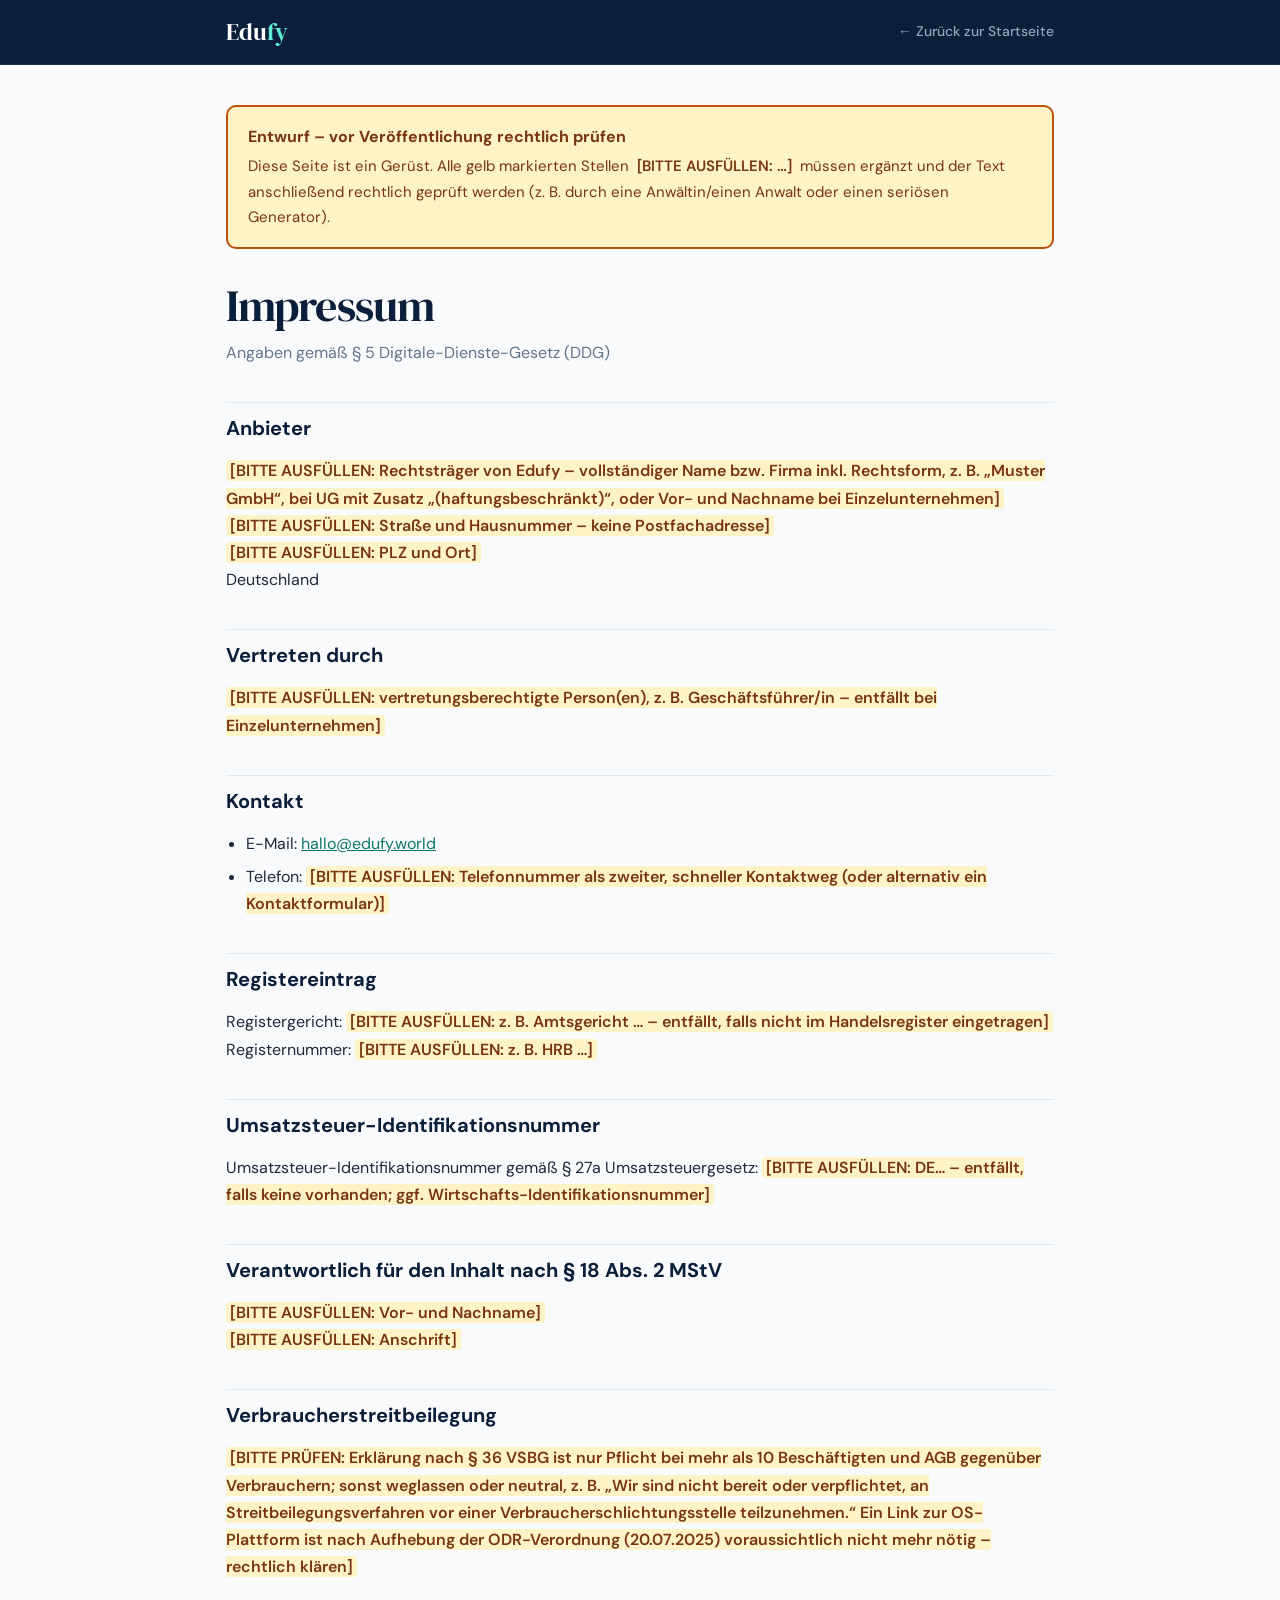
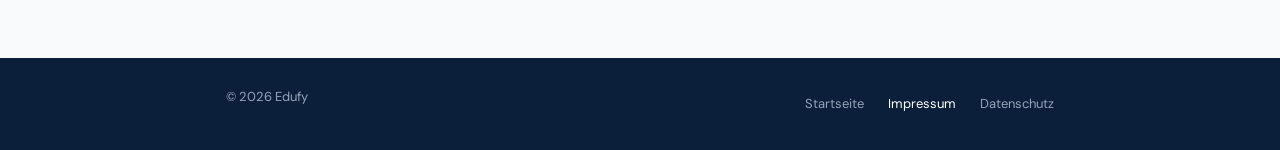
<file: impressum.html>
<!DOCTYPE html>
<html lang="de">
<head>
  <meta charset="UTF-8" />
  <meta name="viewport" content="width=device-width, initial-scale=1.0" />
  <title>Impressum – Edufy</title>
  <meta name="description" content="Impressum und Anbieterkennzeichnung von Edufy." />
  <!-- Entwurf: erst nach rechtlicher Prüfung indexieren lassen -->
  <meta name="robots" content="noindex, follow" />
  <link rel="canonical" href="https://edufy.world/impressum.html" />
  <meta name="theme-color" content="#0B1F3A" />
  <link rel="icon" href="favicon.svg" type="image/svg+xml" />
  <link rel="stylesheet" href="fonts/fonts.css" />
  <style>
    *, *::before, *::after { box-sizing:border-box; margin:0; padding:0; }
    :root {
      --navy:#0B1F3A; --teall:#5EEAD4; --teal-dark:#0B7A70; --teal-text:#0F766E;
      --white:#FFFFFF; --off:#F8FAFC; --slate:#64748B; --slate-light:#94A3B8;
      --dark:#1E293B; --border:#E2E8F0; --focus:#0B1F3A;
    }
    body { font-family:'DM Sans',sans-serif; background:var(--off); color:var(--dark); line-height:1.7; }
    :focus-visible { outline:3px solid var(--focus); outline-offset:2px; }
    header, footer, .skip-link { --focus:#FDE68A; }
    .skip-link { position:absolute; left:1rem; top:-100px; z-index:1000; background:var(--navy); color:var(--white); padding:.75rem 1rem; border-radius:6px; font-weight:600; text-decoration:none; }
    .skip-link:focus { top:.5rem; }
    header { background:var(--navy); border-bottom:1px solid rgba(255,255,255,.07); }
    .bar { max-width:860px; margin:0 auto; padding:0 1rem; min-height:64px; display:flex; align-items:center; justify-content:space-between; gap:1rem; flex-wrap:wrap; }
    .logo { font-family:'DM Serif Display',serif; font-size:1.5rem; color:var(--white); text-decoration:none; }
    .logo span { color:var(--teall); }
    .back { color:var(--slate-light); text-decoration:none; font-size:.875rem; font-weight:500; display:inline-flex; align-items:center; min-height:44px; }
    .back:hover { color:var(--white); }
    main { max-width:860px; margin:0 auto; padding:2.5rem 1rem 4rem; }
    .draft { background:#FEF3C7; border:2px solid #B45309; color:#78350F; border-radius:10px; padding:1rem 1.25rem; margin-bottom:2rem; font-size:.9375rem; }
    .draft strong { display:block; font-size:1rem; margin-bottom:.25rem; }
    h1 { font-family:'DM Serif Display',serif; font-weight:400; font-size:clamp(2rem,5vw,2.75rem); line-height:1.15; letter-spacing:-.02em; color:var(--navy); margin-bottom:.5rem; }
    .lead { color:var(--slate); margin-bottom:2rem; }
    h2 { font-size:1.25rem; font-weight:700; color:var(--navy); margin:2.25rem 0 .75rem; padding-top:.5rem; border-top:1px solid var(--border); scroll-margin-top:1rem; }
    h3 { font-size:1rem; font-weight:700; color:var(--dark); margin:1.25rem 0 .5rem; }
    p, ul, address { margin-bottom:.875rem; }
    address { font-style:normal; }
    ul { padding-left:1.25rem; }
    li { margin-bottom:.375rem; }
    a { color:var(--teal-text); }
    .ph { background:#FEF3C7; color:#78350F; padding:0 .25rem; border-radius:3px; font-weight:600; }
    .toc { background:var(--white); border:1px solid var(--border); border-radius:12px; padding:1.25rem 1.5rem; margin-bottom:1rem; }
    .toc ol { padding-left:1.25rem; }
    .toc a { display:inline-block; padding:.25rem 0; }
    footer { background:var(--navy); color:var(--slate-light); font-size:.8125rem; }
    .foot { max-width:860px; margin:0 auto; padding:1.5rem 1rem; display:flex; gap:1.5rem; flex-wrap:wrap; align-items:center; justify-content:space-between; }
    .foot nav { display:flex; gap:1.5rem; flex-wrap:wrap; }
    .foot a { color:var(--slate-light); text-decoration:none; display:inline-flex; align-items:center; min-height:44px; }
    .foot a:hover, .foot a[aria-current="page"] { color:var(--white); }
    @media (prefers-reduced-motion: reduce) { html { scroll-behavior:auto; } }
  </style>
</head>
<body>
<a class="skip-link" href="#main">Zum Inhalt springen</a>
<header>
  <div class="bar">
    <a href="index.html" class="logo" aria-label="Edufy – zur Startseite">Edu<span>fy</span></a>
    <a href="index.html" class="back"><span aria-hidden="true">←&nbsp;</span>Zurück zur Startseite</a>
  </div>
</header>

<main id="main">
  <div class="draft" role="note">
    <strong>Entwurf – vor Veröffentlichung rechtlich prüfen</strong>
    Diese Seite ist ein Gerüst. Alle gelb markierten Stellen <span class="ph">[BITTE AUSFÜLLEN: …]</span> müssen ergänzt und der Text anschließend rechtlich geprüft werden (z.&nbsp;B. durch eine Anwältin/einen Anwalt oder einen seriösen Generator).
  </div>

  <h1>Impressum</h1>
  <p class="lead">Angaben gemäß § 5 Digitale-Dienste-Gesetz (DDG)</p>

  <h2>Anbieter</h2>
  <address>
    <span class="ph">[BITTE AUSFÜLLEN: Rechtsträger von Edufy – vollständiger Name bzw. Firma inkl. Rechtsform, z.&nbsp;B. „Muster GmbH“, bei UG mit Zusatz „(haftungsbeschränkt)“, oder Vor- und Nachname bei Einzelunternehmen]</span><br>
    <span class="ph">[BITTE AUSFÜLLEN: Straße und Hausnummer – keine Postfachadresse]</span><br>
    <span class="ph">[BITTE AUSFÜLLEN: PLZ und Ort]</span><br>
    Deutschland
  </address>

  <h2>Vertreten durch</h2>
  <p><span class="ph">[BITTE AUSFÜLLEN: vertretungsberechtigte Person(en), z.&nbsp;B. Geschäftsführer/in – entfällt bei Einzelunternehmen]</span></p>

  <h2>Kontakt</h2>
  <ul>
    <li>E-Mail: <a href="mailto:hallo@edufy.world">hallo@edufy.world</a></li>
    <li>Telefon: <span class="ph">[BITTE AUSFÜLLEN: Telefonnummer als zweiter, schneller Kontaktweg (oder alternativ ein Kontaktformular)]</span></li>
  </ul>

  <h2>Registereintrag</h2>
  <p>
    Registergericht: <span class="ph">[BITTE AUSFÜLLEN: z.&nbsp;B. Amtsgericht … – entfällt, falls nicht im Handelsregister eingetragen]</span><br>
    Registernummer: <span class="ph">[BITTE AUSFÜLLEN: z.&nbsp;B. HRB …]</span>
  </p>

  <h2>Umsatzsteuer-Identifikationsnummer</h2>
  <p>Umsatzsteuer-Identifikationsnummer gemäß § 27a Umsatzsteuergesetz: <span class="ph">[BITTE AUSFÜLLEN: DE… – entfällt, falls keine vorhanden; ggf. Wirtschafts-Identifikationsnummer]</span></p>

  <h2>Verantwortlich für den Inhalt nach § 18 Abs. 2 MStV</h2>
  <address>
    <span class="ph">[BITTE AUSFÜLLEN: Vor- und Nachname]</span><br>
    <span class="ph">[BITTE AUSFÜLLEN: Anschrift]</span>
  </address>

  <h2>Verbraucherstreitbeilegung</h2>
  <p><span class="ph">[BITTE PRÜFEN: Erklärung nach § 36 VSBG ist nur Pflicht bei mehr als 10 Beschäftigten und AGB gegenüber Verbrauchern; sonst weglassen oder neutral, z.&nbsp;B. „Wir sind nicht bereit oder verpflichtet, an Streitbeilegungsverfahren vor einer Verbraucherschlichtungsstelle teilzunehmen.“ Ein Link zur OS-Plattform ist nach Aufhebung der ODR-Verordnung (20.07.2025) voraussichtlich nicht mehr nötig – rechtlich klären]</span></p>
</main>

<footer>
  <div class="foot">
    <p>© <span data-year>2026</span> Edufy</p>
    <nav aria-label="Rechtliches">
      <a href="index.html">Startseite</a>
      <a href="impressum.html" aria-current="page">Impressum</a>
      <a href="datenschutz.html">Datenschutz</a>
    </nav>
  </div>
</footer>
<script>
  (function () {
    var els = document.querySelectorAll('[data-year]');
    for (var i = 0; i < els.length; i++) { els[i].textContent = String(new Date().getFullYear()); }
  })();
</script>
</body>
</html>
</file>
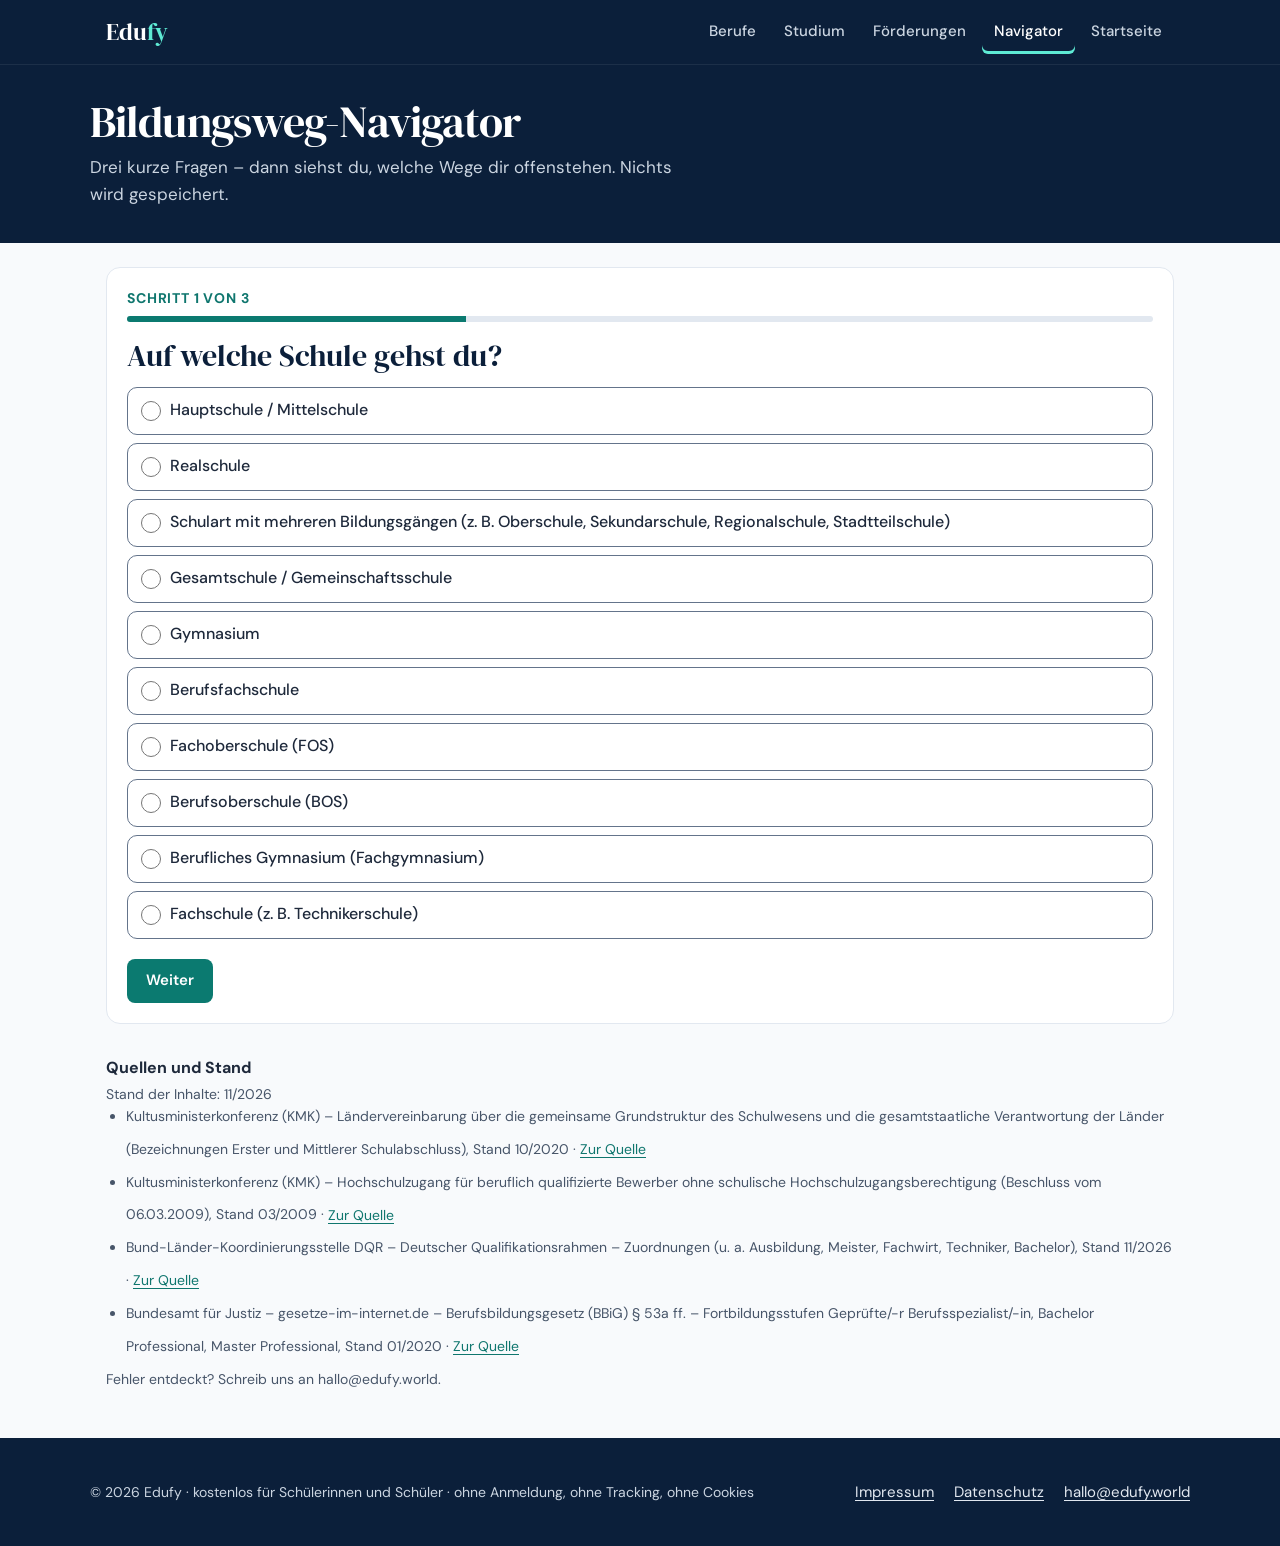
<file: navigator.html>
<!DOCTYPE html>
<html lang="de" class="no-js">
<head>
  <meta charset="UTF-8" />
  <meta name="viewport" content="width=device-width, initial-scale=1.0" />
  <meta http-equiv="Content-Security-Policy" content="default-src 'self'; script-src 'self' 'unsafe-inline'; style-src 'self' 'unsafe-inline'; img-src 'self' data:; font-src 'self'; connect-src 'self'; object-src 'none'; base-uri 'self'; form-action 'none'" />
  <meta name="referrer" content="no-referrer" />
  <script>document.documentElement.className = document.documentElement.className.replace('no-js', 'js');</script>
  <title>Bildungsweg-Navigator – welcher Weg passt zu dir? | Edufy</title>
  <meta name="description" content="In drei Schritten zu möglichen Bildungswegen: Schulform, Klasse, Interesse. Ohne Anmeldung, nichts wird gespeichert." />
  <meta name="robots" content="index, follow" />
  <link rel="canonical" href="https://edufy.world/navigator.html" />
  <meta name="theme-color" content="#0B1F3A" />
  <link rel="icon" href="favicon.svg" type="image/svg+xml" />
  <link rel="preload" href="fonts/dm-sans-latin-opsz-normal.woff2" as="font" type="font/woff2" crossorigin />
  <link rel="stylesheet" href="fonts/fonts.css" />
  <!-- Gemeinsame Content-Optik (identisch in berufe/studium/foerderungen/navigator.html; Farben aus index.html) -->
  <style>
    *, *::before, *::after { box-sizing: border-box; margin: 0; padding: 0; }
    :root {
      --navy:#0B1F3A; --teal:#0D9488; --teall:#5EEAD4;
      --white:#FFFFFF; --off:#F8FAFC; --slate:#64748B; --dark:#1E293B; --border:#E2E8F0;
      --teal-dark:#0B7A70; --teal-darker:#095E57; --teal-text:#0F766E;
      --gold-text:#B45309; --green-text:#047857; --coral-dark:#BE123C;
      --slate-text:#475569; /* Grauer Text auf hellem Grund (7:1) */
      --slate-light:#94A3B8; --focus:#0B1F3A;
    }
    html { scroll-behavior: smooth; -webkit-text-size-adjust:100%; }
    body { font-family:'DM Sans', sans-serif; background:var(--off); color:var(--dark); line-height:1.55; overflow-x:hidden; min-height:100vh; display:flex; flex-direction:column; }
    main { flex:1; width:100%; }
    [hidden] { display:none !important; }
    h1, h2, h3, p, li, td, th, a, label, legend, span { overflow-wrap:break-word; hyphens:auto; }
    :focus-visible { outline:3px solid var(--focus); outline-offset:2px; }
    .site-header, .site-footer, .skip-link { --focus:#FDE68A; }
    .skip-link { position:absolute; left:1rem; top:-100px; z-index:1000; background:var(--navy); color:var(--white); padding:.75rem 1rem; border-radius:6px; font-weight:600; text-decoration:none; }
    .skip-link:focus { top:.5rem; }
    .visually-hidden { position:absolute!important; width:1px; height:1px; padding:0; margin:-1px; overflow:hidden; clip:rect(0,0,0,0); white-space:nowrap; border:0; }

    /* Header */
    .site-header { background:var(--navy); position:sticky; top:0; z-index:50; border-bottom:1px solid rgba(255,255,255,.07); }
    .site-nav { max-width:1100px; margin:0 auto; min-height:64px; padding:0 1rem; display:flex; align-items:center; gap:1rem; }
    .nav-logo { font-family:'DM Serif Display',serif; font-size:1.5rem; color:var(--white); text-decoration:none; display:inline-flex; align-items:center; min-height:44px; }
    .nav-logo span { color:var(--teall); }
    .nav-links { display:flex; gap:.25rem; margin-left:auto; list-style:none; flex-wrap:wrap; }
    .nav-links a { color:#CBD5E1; text-decoration:none; font-size:.9375rem; font-weight:500; display:inline-flex; align-items:center; min-height:44px; padding:0 .75rem; border-radius:6px; }
    .nav-links a:hover { color:var(--white); background:rgba(255,255,255,.06); }
    .nav-links a[aria-current="page"] { color:var(--white); box-shadow:inset 0 -3px 0 var(--teall); }
    .nav-toggle { display:none; margin-left:auto; width:44px; height:44px; border-radius:8px; cursor:pointer; background:transparent; border:1px solid rgba(255,255,255,.3); color:var(--white); align-items:center; justify-content:center; }
    .nav-toggle-bars, .nav-toggle-bars::before, .nav-toggle-bars::after { display:block; width:20px; height:2px; background:currentColor; border-radius:1px; position:relative; transition:transform .2s; }
    .nav-toggle-bars::before, .nav-toggle-bars::after { content:''; position:absolute; left:0; }
    .nav-toggle-bars::before { top:-6px; } .nav-toggle-bars::after { top:6px; }
    .nav-toggle[aria-expanded="true"] .nav-toggle-bars { background:transparent; }
    .nav-toggle[aria-expanded="true"] .nav-toggle-bars::before { transform:translateY(6px) rotate(45deg); }
    .nav-toggle[aria-expanded="true"] .nav-toggle-bars::after { transform:translateY(-6px) rotate(-45deg); }
    @media (max-width:820px) {
      .js .nav-toggle { display:inline-flex; }
      .js .nav-links { display:none; position:absolute; top:64px; left:0; right:0; flex-direction:column; gap:0; background:var(--navy); padding:.25rem 1rem 1rem; box-shadow:0 16px 32px rgba(0,0,0,.35); border-bottom:1px solid rgba(255,255,255,.12); }
      .js .nav-links.open { display:flex; }
      .js .nav-links a { display:flex; min-height:48px; font-size:1rem; border-bottom:1px solid rgba(255,255,255,.08); border-radius:0; }
      .js .nav-links a[aria-current="page"] { box-shadow:inset 4px 0 0 var(--teall); }
    }

    /* Seitenkopf */
    .page-hero { background:var(--navy); color:var(--white); padding:2rem 1rem 2.25rem; }
    .page-hero-inner { max-width:1100px; margin:0 auto; }
    .page-hero h1 { font-family:'DM Serif Display',serif; font-weight:400; font-size:clamp(1.9rem,6vw,2.75rem); line-height:1.12; letter-spacing:-.02em; margin-bottom:.5rem; }
    .page-hero p { color:#CBD5E1; font-size:1.0625rem; max-width:620px; }
    .wrap { max-width:1100px; margin:0 auto; padding:1.5rem 1rem 3rem; }

    /* Hinweise */
    .notice { border-radius:10px; padding:1rem 1.125rem; margin:0 0 1.25rem; border:1px solid var(--border); background:var(--white); font-size:.9375rem; }
    .notice strong { display:block; margin-bottom:.15rem; }
    .notice-info { background:#EFF6FF; border-color:#BFDBFE; color:#1E3A8A; }
    .notice-warn { background:#FFFBEB; border-color:#FCD34D; color:#78350F; }
    .notice-demo { background:#FEF3C7; border:2px dashed #B45309; color:#78350F; }
    .notice a { color:inherit; }

    /* Formularelemente */
    .filters { background:var(--white); border:1px solid var(--border); border-radius:12px; padding:1rem; display:grid; gap:.875rem; grid-template-columns:1fr; margin-bottom:1rem; }
    @media (min-width:760px) { .filters { grid-template-columns:2fr 1fr 1fr 1fr; align-items:end; } .filters.f3 { grid-template-columns:2fr 1fr 1fr; } }
    .field label, .field-label { display:block; font-weight:600; font-size:.875rem; margin-bottom:.3rem; color:var(--dark); }
    input[type="search"], select { width:100%; min-height:48px; font:inherit; font-size:1rem; color:var(--dark); background:var(--white); border:1.5px solid #64748B; border-radius:8px; padding:.5rem .75rem; }
    select { appearance:auto; }
    input[type="search"]:focus-visible, select:focus-visible { outline:3px solid var(--focus); outline-offset:1px; border-color:var(--navy); }
    .filter-bar { display:flex; align-items:center; justify-content:space-between; gap:.75rem; flex-wrap:wrap; margin:0 0 1rem; }
    .result-count { font-weight:600; color:var(--slate-text); }
    .btn { display:inline-flex; align-items:center; justify-content:center; gap:.4rem; min-height:44px; padding:.5rem 1.125rem; border-radius:8px; font:inherit; font-weight:600; font-size:.9375rem; cursor:pointer; text-decoration:none; border:1.5px solid transparent; transition:background .2s; }
    .btn-primary { background:var(--teal-dark); color:var(--white); }
    .btn-primary:hover { background:var(--teal-darker); }
    .btn-secondary { background:var(--white); color:var(--teal-text); border-color:var(--teal-text); }
    .btn-secondary:hover { background:#F0FDFA; }
    .btn-link { background:transparent; color:var(--teal-text); padding-left:0; padding-right:0; text-decoration:underline; text-underline-offset:3px; border:0; }

    /* Karten */
    .grid { display:grid; gap:1rem; grid-template-columns:1fr; list-style:none; }
    @media (min-width:640px) { .grid { grid-template-columns:repeat(2,1fr); } }
    @media (min-width:1000px) { .grid { grid-template-columns:repeat(3,1fr); } }
    .card { background:var(--white); border:1px solid var(--border); border-radius:12px; padding:1.125rem; display:flex; flex-direction:column; gap:.5rem; min-width:0; position:relative; }
    .card:hover { border-color:#99F6E4; box-shadow:0 6px 20px rgba(11,31,58,.07); }
    .card h2, .card h3 { font-size:1.125rem; line-height:1.3; color:var(--navy); }
    .card h2 a, .card h3 a { color:inherit; text-decoration:none; }
    .card h2 a::after, .card h3 a::after { content:''; position:absolute; inset:0; border-radius:12px; }
    .card h2 a:focus-visible, .card h3 a:focus-visible { outline:none; }
    .card:focus-within { outline:3px solid var(--focus); outline-offset:2px; }
    .card p { color:var(--slate-text); font-size:.9375rem; }
    .card-meta { display:flex; flex-wrap:wrap; gap:.375rem; }
    .card-facts { display:flex; flex-wrap:wrap; gap:.25rem 1rem; font-size:.875rem; color:var(--dark); margin-top:auto; padding-top:.25rem; }
    .card-facts span { white-space:nowrap; }
    .card-more { color:var(--teal-text); font-weight:600; font-size:.9375rem; }
    .chip { display:inline-block; font-size:.78rem; font-weight:600; padding:.2rem .6rem; border-radius:100px; background:#E6F4F1; color:#0B5F58; }
    .chip-alt { background:#EEF2FF; color:#3730A3; }
    .chip-warn { background:#FEF3C7; color:#78350F; }
    .empty { background:var(--white); border:1px dashed #94A3B8; border-radius:12px; padding:1.5rem; text-align:center; color:var(--slate-text); }

    /* Detail */
    .back { margin-bottom:1rem; }
    .detail { background:var(--white); border:1px solid var(--border); border-radius:14px; padding:1.25rem; }
    @media (min-width:760px) { .detail { padding:2rem; } }
    .detail h1 { font-family:'DM Serif Display',serif; font-weight:400; font-size:clamp(1.6rem,5.5vw,2.25rem); line-height:1.15; color:var(--navy); margin:.5rem 0; }
    .detail h1:focus { outline:none; }
    .detail h1:focus-visible { outline:3px solid var(--focus); }
    .detail h2 { font-size:1.125rem; color:var(--navy); margin:1.5rem 0 .5rem; }
    .detail p, .detail li { font-size:1rem; }
    .detail ul { padding-left:1.25rem; }
    .detail li { margin:.2rem 0; }
    .lead { font-size:1.0625rem !important; color:var(--dark); }
    .facts { display:grid; grid-template-columns:1fr; gap:.5rem; margin:1rem 0; }
    @media (min-width:640px) { .facts { grid-template-columns:repeat(3,1fr); } }
    .fact { background:var(--off); border-radius:10px; padding:.75rem .875rem; }
    .fact-k { display:block; font-size:.8125rem; color:var(--slate-text); font-weight:600; }
    .fact-v { display:block; font-weight:700; color:var(--navy); }
    .table-wrap { overflow-x:auto; }
    table { border-collapse:collapse; width:100%; max-width:460px; font-size:.9375rem; }
    caption { text-align:left; font-weight:600; padding-bottom:.4rem; color:var(--dark); }
    th, td { text-align:left; padding:.55rem .75rem; border-bottom:1px solid var(--border); }
    th { background:var(--off); font-weight:600; }
    td.num { text-align:right; font-variant-numeric:tabular-nums; white-space:nowrap; }
    .pending { color:var(--gold-text); font-weight:600; }
    .small { font-size:.875rem !important; color:var(--slate-text); }
    .source { font-size:.875rem; color:var(--slate-text); margin-top:.5rem; }
    .source a, .detail a, .wrap a:not(.btn):not(.card-link) { color:var(--teal-text); text-underline-offset:3px; }
    .dqr { display:inline-block; min-width:3.5rem; text-align:center; font-size:.78rem; font-weight:700; background:var(--navy); color:var(--white); border-radius:6px; padding:.1rem .4rem; margin-right:.4rem; }
    .link-list { list-style:none; padding:0 !important; display:flex; flex-wrap:wrap; gap:.5rem; }
    .link-list a { display:inline-flex; align-items:center; min-height:44px; padding:.25rem .875rem; border:1.5px solid var(--teal-text); border-radius:100px; text-decoration:none; font-weight:600; font-size:.9375rem; }
    .link-list a:hover { background:#F0FDFA; }
    .sources-box { margin-top:2rem; font-size:.875rem; color:var(--slate-text); }
    .sources-box h2 { font-size:1rem; color:var(--dark); margin-bottom:.25rem; }
    .sources-box ul { padding-left:1.25rem; }

    /* Footer */
    .site-footer { background:var(--navy); color:#CBD5E1; padding:2rem 1rem; margin-top:auto; }
    .footer-inner { max-width:1100px; margin:0 auto; display:flex; flex-wrap:wrap; gap:1rem 2rem; align-items:center; justify-content:space-between; }
    .footer-inner p { font-size:.875rem; }
    .footer-links { display:flex; flex-wrap:wrap; gap:0 1.25rem; list-style:none; }
    .footer-links a { color:#E2E8F0; display:inline-flex; align-items:center; min-height:44px; font-size:.9375rem; text-underline-offset:3px; }
    .footer-links a:hover { color:var(--white); }

    @media (prefers-reduced-motion: reduce) {
      html { scroll-behavior:auto; }
      *, *::before, *::after { animation-duration:.01ms !important; animation-iteration-count:1 !important; transition-duration:.01ms !important; scroll-behavior:auto !important; }
    }
    input::placeholder { color:#64748B; opacity:1; }
    .grid > .empty { grid-column:1 / -1; }
    .page-hero[hidden] { display:none !important; }
    .share { display:flex; flex-wrap:wrap; align-items:center; gap:.75rem; margin-top:1.75rem; padding-top:1.25rem; border-top:1px solid var(--border); }
    .detail ul.plain { list-style:none; padding-left:0; }
    .detail ul.plain li { margin:.4rem 0; }
    .grid > li > .card { height:100%; }
    .source a, .sources-box a, .small a, .empty a { display:inline-flex; align-items:center; min-height:44px; }
    .hint { margin:-.25rem 0 .75rem; }
    .navform, .results { background:var(--white); border:1px solid var(--border); border-radius:14px; padding:1.25rem; }
    .stepper { font-weight:700; color:var(--teal-text); font-size:.875rem; text-transform:uppercase; letter-spacing:.06em; }
    .progress { height:6px; background:var(--border); border-radius:3px; margin:.4rem 0 1rem; overflow:hidden; }
    .progress span { display:block; height:100%; background:var(--teal-dark); width:33%; transition:width .3s; }
    .step { border:0; }
    .step legend { font-family:'DM Serif Display',serif; font-size:clamp(1.4rem,5vw,1.9rem); color:var(--navy); line-height:1.2; margin-bottom:.75rem; }
    .opts { display:flex; flex-wrap:wrap; gap:.5rem; }
    .opts-col { flex-direction:column; }
    .opt { display:flex; align-items:center; gap:.6rem; min-height:48px; padding:.4rem 1rem .4rem .8rem; border:1.5px solid #64748B; border-radius:10px; cursor:pointer; font-weight:500; background:var(--white); }
    .opt input { width:20px; height:20px; accent-color:var(--teal-dark); margin:0; flex:none; }
    .opt:has(input:checked) { background:#E6F4F1; border-color:var(--teal-text); }
    .field { max-width:360px; }
    .check-actions { display:flex; flex-wrap:wrap; gap:.75rem; margin-top:1.25rem; }
    .form-error { color:var(--coral-dark); font-weight:600; margin-top:.75rem; }
    .form-error:empty { display:none; }
    .results h2 { font-family:'DM Serif Display',serif; font-weight:400; font-size:clamp(1.5rem,5vw,2rem); color:var(--navy); margin-bottom:.25rem; }
    .results h2:focus { outline:none; }
    .results h2:focus-visible { outline:3px solid var(--focus); }
    .weg { border:1px solid var(--border); border-radius:12px; padding:1rem 1rem 1.125rem; margin:1rem 0; }
    .weg h3 { font-size:1.0625rem; line-height:1.35; color:var(--navy); }
    .weg-meta { font-size:.875rem; color:var(--slate-text); margin:.2rem 0 .75rem; }
    .timeline { list-style:none; position:relative; margin-left:.5rem; padding-left:1.25rem; border-left:3px solid #99F6E4; }
    .timeline li { position:relative; padding:.1rem 0 .9rem; }
    .timeline li::before { content:''; position:absolute; left:calc(-1.25rem - 9px); top:.35rem; width:15px; height:15px; border-radius:50%; background:var(--white); border:3px solid var(--teal-dark); }
    .timeline li.tl-goal::before { background:var(--teal-dark); }
    .timeline li:last-child { padding-bottom:0; }
    .tl-title { display:block; font-weight:700; }
    .tl-sub { display:block; font-size:.9375rem; color:var(--slate-text); }
    .timeline .link-list { margin-top:.5rem; list-style:none; padding:0; display:flex; flex-wrap:wrap; gap:.5rem; }
    .timeline .link-list li { padding:0; }
    .timeline .link-list li::before { display:none; }
    .link-list a { display:inline-flex; align-items:center; min-height:44px; padding:.25rem .875rem; border:1.5px solid var(--teal-text); border-radius:100px; text-decoration:none; font-weight:600; font-size:.9375rem; color:var(--teal-text); }
    .link-list a:hover { background:#F0FDFA; }
    .weg .small { margin-top:.75rem; }
  </style>
</head>
<body>
<a class="skip-link" href="#main">Zum Inhalt springen</a>
<header class="site-header">
  <nav class="site-nav" aria-label="Hauptnavigation">
    <a href="index.html" class="nav-logo" aria-label="Edufy – zur Startseite">Edu<span>fy</span></a>
    <button type="button" class="nav-toggle" aria-expanded="false" aria-controls="nav-menu">
      <span class="nav-toggle-bars" aria-hidden="true"></span><span class="visually-hidden">Menü</span>
    </button>
    <ul class="nav-links" id="nav-menu">
      <li><a href="berufe.html" data-keep-qs>Berufe</a></li>
      <li><a href="studium.html" data-keep-qs>Studium</a></li>
      <li><a href="foerderungen.html" data-keep-qs>Förderungen</a></li>
      <li><a href="navigator.html" data-keep-qs aria-current="page">Navigator</a></li>
      <li><a href="index.html">Startseite</a></li>
    </ul>
  </nav>
</header>

<main id="main" tabindex="-1">
<div class="page-hero" id="hero">
  <div class="page-hero-inner">
    <h1>Bildungsweg-Navigator</h1>
    <p>Drei kurze Fragen – dann siehst du, welche Wege dir offenstehen. Nichts wird gespeichert.</p>
  </div>
</div>
<div class="wrap">
  <form id="nav-form" class="navform" autocomplete="off" novalidate hidden>
    <p class="stepper" id="stepper">Schritt 1 von 3</p>
    <div class="progress" aria-hidden="true"><span id="progress-bar"></span></div>
    <fieldset class="step" id="step1">
      <legend>Auf welche Schule gehst du?</legend>
      <div class="opts opts-col" id="sf-opts"></div>
    </fieldset>
    <fieldset class="step" id="step2" hidden>
      <legend>In welcher Klasse bist du?</legend>
      <div class="field">
        <label for="klasse">Klasse oder Abschluss</label>
        <select id="klasse" name="klasse" autocomplete="off"><option value="">Bitte wählen</option></select>
      </div>
    </fieldset>
    <fieldset class="step" id="step3" hidden>
      <legend>Was interessiert dich?</legend>
      <div class="opts" id="bereich-opts"></div>
    </fieldset>
    <p class="form-error" id="nav-error" role="alert"></p>
    <div class="check-actions">
      <button type="button" class="btn btn-secondary" id="prev" hidden>Zurück</button>
      <button type="submit" class="btn btn-primary" id="next">Weiter</button>
    </div>
  </form>

  <section id="results" class="results" aria-labelledby="res-h" hidden>
    <h2 id="res-h" tabindex="-1">Deine möglichen Wege</h2>
    <p class="result-count" id="res-summary"></p>
    <div id="res-note" class="notice notice-info" role="status" hidden></div>
    <div id="res-list"></div>
    <p class="small">Das ist eine Orientierung, keine Beratung. Die Regeln unterscheiden sich je nach Bundesland – frag bei deiner Schule oder der Berufsberatung der Agentur für Arbeit nach.</p>
    <div class="check-actions">
      <button type="button" class="btn btn-secondary" id="restart">Auswahl ändern</button>
    </div>
  </section>
  <div id="status-box" hidden></div>
  <div id="sources"></div>
</div>

</main>

<footer class="site-footer">
  <div class="footer-inner">
    <p>© <span data-year>2026</span> Edufy · kostenlos für Schülerinnen und Schüler · ohne Anmeldung, ohne Tracking, ohne Cookies</p>
    <ul class="footer-links">
      <li><a href="impressum.html">Impressum</a></li>
      <li><a href="datenschutz.html">Datenschutz</a></li>
      <li><a href="mailto:hallo@edufy.world">hallo@edufy.world</a></li>
    </ul>
  </div>
</footer>

<script>
/* Gemeinsame Hilfsfunktionen der Content-Seiten (identisch in berufe/studium/foerderungen/navigator.html).
   Regeln: keine Template-Literals mit Regex (CLAUDE.md Regel 3), Daten nur per textContent ins DOM,
   nichts wird gespeichert oder gesendet (kein Cookie, kein Storage, kein Tracking). */
var Edufy = (function () {
  'use strict';
  var params = new URLSearchParams(window.location.search);
  var BEISPIEL = params.get('beispiel') === '1';
  var QS = BEISPIEL ? '?beispiel=1' : '';
  var BEREICHE = ['Kaufmännisch', 'Handwerk', 'Industrie/Technik', 'IT', 'Gesundheit/Soziales', 'Gastro/Tourismus',
    'Handel', 'Bau', 'Logistik', 'Medien/Gestaltung', 'Öffentlicher Dienst', 'Landwirtschaft/Umwelt'];
  var DIACRITICS = /[̀-ͯ]/g;
  var ID_PATTERN = /^[a-z0-9]+(-[a-z0-9]+)*$/;
  var euro = new Intl.NumberFormat('de-DE', { style: 'currency', currency: 'EUR', maximumFractionDigits: 0 });
  var dec = new Intl.NumberFormat('de-DE', { maximumFractionDigits: 1 });

  function str(v) { return (v === null || v === undefined) ? '' : String(v); }
  function arr(v) { return Array.isArray(v) ? v : []; }
  function isNum(v) { return typeof v === 'number' && isFinite(v); }
  function isId(v) { return typeof v === 'string' && ID_PATTERN.test(v); }
  function norm(v) {
    return str(v).toLocaleLowerCase('de-DE').split('ß').join('ss').normalize('NFD').replace(DIACRITICS, '').trim();
  }

  /* DOM-Helfer: Text immer über textContent, nie über innerHTML */
  function el(tag, opts, children) {
    var node = document.createElement(tag);
    var o = opts || {};
    Object.keys(o).forEach(function (k) {
      if (k === 'text') { node.textContent = str(o.text); }
      else if (k === 'class') { node.className = o[k]; }
      else if (k === 'hidden') { node.hidden = !!o[k]; }
      else if (o[k] !== null && o[k] !== undefined && o[k] !== false) { node.setAttribute(k, o[k] === true ? '' : String(o[k])); }
    });
    arr(children).forEach(function (c) {
      if (c === null || c === undefined || c === false) { return; }
      node.appendChild(typeof c === 'string' ? document.createTextNode(c) : c);
    });
    return node;
  }
  function clear(node) { while (node.firstChild) { node.removeChild(node.firstChild); } }

  /* Nur https-Links aus den Daten zulassen */
  function safeUrl(u) {
    try {
      var x = new URL(str(u));
      if (x.protocol === 'https:') { return x.href; }
    } catch (e) { /* ungültig */ }
    return '';
  }
  function externalLink(url, text, cls) {
    var href = safeUrl(url);
    if (!href) { return null; }
    return el('a', { href: href, target: '_blank', rel: 'noopener noreferrer', class: cls || null }, [
      text, el('span', { class: 'visually-hidden', text: ' (öffnet eine neue Seite)' })
    ]);
  }

  function formatEuro(n) { return isNum(n) ? euro.format(n) : ''; }
  function yearsText(months) {
    if (!isNum(months) || months <= 0) { return ''; }
    var y = months / 12;
    return dec.format(y) + (y === 1 ? ' Jahr' : ' Jahre');
  }
  function durationText(months) {
    var y = yearsText(months);
    return y ? y + ' (' + months + ' Monate)' : '';
  }
  function standText(s) {
    var p = str(s).split('-');
    if (p.length >= 2 && p[0].length === 4) { return p[1] + '/' + p[0]; }
    return str(s);
  }

  /* Quellenzeile: „Quelle: BIBB – Titel, Stand 10/2025“ + Link */
  function sourceNode(q, prefix) {
    if (!q || typeof q !== 'object' || (!q.titel && !q.herausgeber)) { return null; }
    var parts = [];
    if (q.herausgeber) { parts.push(str(q.herausgeber)); }
    if (q.titel) { parts.push(str(q.titel)); }
    var text = (prefix === undefined ? 'Quelle: ' : prefix) + parts.join(' – ') + (q.stand ? ', Stand ' + standText(q.stand) : '');
    var p = el('p', { class: 'source' }, [text]);
    var a = externalLink(q.url, 'Zur Quelle', null);
    if (a) { p.appendChild(document.createTextNode(' · ')); p.appendChild(a); }
    return p;
  }
  function sourcesBox(data) {
    var qs = arr(data && data.quellen);
    var box = el('section', { class: 'sources-box', 'aria-labelledby': 'quellen-h' }, [
      el('h2', { id: 'quellen-h', text: 'Quellen und Stand' }),
      data && data.stand ? el('p', { text: 'Stand der Inhalte: ' + standText(data.stand) }) : null
    ]);
    if (qs.length) {
      var ul = el('ul');
      qs.forEach(function (q) { var s = sourceNode(q, ''); if (s) { ul.appendChild(el('li', null, Array.prototype.slice.call(s.childNodes))); } });
      box.appendChild(ul);
    }
    box.appendChild(el('p', { text: 'Fehler entdeckt? Schreib uns an hallo@edufy.world.' }));
    return box;
  }

  function pageUrl(page, id) { return page + QS + (id ? '#' + encodeURIComponent(id) : ''); }
  function hashId() {
    var h = window.location.hash.slice(1);
    try { h = decodeURIComponent(h); } catch (e) { return ''; }
    return isId(h) ? h : '';
  }

  /* Lädt data/<name>.json – Beispieldaten NUR mit ?beispiel=1, kein automatischer Fallback */
  function loadJson(name) {
    var url = (BEISPIEL ? 'data/_beispiel/' : 'data/') + name + '.json';
    return fetch(url, { cache: 'no-cache', credentials: 'same-origin' }).then(function (r) {
      if (!r.ok) { throw new Error('HTTP ' + r.status); }
      return r.json();
    });
  }
  function unavailable(container, what) {
    clear(container);
    container.hidden = false;
    container.appendChild(el('div', { class: 'empty', role: 'status' }, [
      el('p', null, [el('strong', { text: 'Hier kommt bald mehr.' })]),
      el('p', { text: 'Die ' + what + ' werden gerade vorbereitet und sind noch nicht online. Schau bald wieder vorbei!' }),
      el('p', { class: 'small' }, ['Fragen? Schreib uns: ', el('a', { href: 'mailto:hallo@edufy.world', text: 'hallo@edufy.world' })])
    ]));
  }

  function initChrome() {
    var y = document.querySelectorAll('[data-year]');
    for (var i = 0; i < y.length; i++) { y[i].textContent = String(new Date().getFullYear()); }
    if (BEISPIEL) {
      var keep = document.querySelectorAll('a[data-keep-qs]');
      for (var k = 0; k < keep.length; k++) { keep[k].setAttribute('href', keep[k].getAttribute('href') + QS); }
      var main = document.getElementById('main');
      main.insertBefore(el('div', { class: 'wrap', style: 'padding-bottom:0' }, [
        el('div', { class: 'notice notice-demo', role: 'note' }, [
          el('strong', { text: 'Beispieldaten – nur für die Entwicklung' }),
          'Du siehst Testdaten aus data/_beispiel/. Die Angaben sind nicht echt und nicht geprüft.'
        ])
      ]), main.firstChild);
    }
    var toggle = document.querySelector('.nav-toggle');
    var menu = document.getElementById('nav-menu');
    if (!toggle || !menu) { return; }
    function setMenu(open, focusBack) {
      toggle.setAttribute('aria-expanded', open ? 'true' : 'false');
      menu.classList.toggle('open', open);
      if (!open && focusBack) { toggle.focus(); }
    }
    toggle.addEventListener('click', function () { setMenu(toggle.getAttribute('aria-expanded') !== 'true', false); });
    document.addEventListener('keydown', function (e) {
      if (e.key === 'Escape' && toggle.getAttribute('aria-expanded') === 'true') { setMenu(false, true); }
    });
    window.matchMedia('(min-width: 821px)').addEventListener('change', function (mq) { if (mq.matches) { setMenu(false, false); } });
  }
  initChrome();

  return {
    BEISPIEL: BEISPIEL, QS: QS, BEREICHE: BEREICHE,
    str: str, arr: arr, isNum: isNum, isId: isId, norm: norm, el: el, clear: clear,
    safeUrl: safeUrl, externalLink: externalLink, formatEuro: formatEuro, yearsText: yearsText,
    durationText: durationText, standText: standText, sourceNode: sourceNode, sourcesBox: sourcesBox,
    pageUrl: pageUrl, hashId: hashId, loadJson: loadJson, unavailable: unavailable
  };
})();
</script>
<script>
(function () {
  'use strict';
  var E = Edufy, el = E.el;
  function $(id) { return document.getElementById(id); }
  var form = $('nav-form'), stepper = $('stepper'), bar = $('progress-bar'), errorBox = $('nav-error');
  var prevBtn = $('prev'), nextBtn = $('next'), results = $('results'), resList = $('res-list');
  var klasseSel = $('klasse');
  var steps = [$('step1'), $('step2'), $('step3')];
  var schulformen = [], wege = [], lookup = {}, bereiche = [], current = 0, total = 3;
  var FERTIG = 'fertig';

  Promise.all([
    E.loadJson('bildungswege'),
    E.loadJson('berufe').catch(function () { return null; }),
    E.loadJson('studium').catch(function () { return null; })
  ]).then(init, fail);

  function fail() { form.hidden = true; E.unavailable($('status-box'), 'Bildungswege'); }

  function sfOf(s) {
    if (typeof s === 'string') { return { value: s, label: s }; }
    if (s && typeof s === 'object') {
      var v = E.str(s.id || s.name || s.titel), l = E.str(s.name || s.titel || s.id);
      return v ? { value: v, label: l } : null;
    }
    return null;
  }
  function sameSf(a, sf) { var n = E.norm(a); return n && (n === E.norm(sf.value) || n === E.norm(sf.label)); }

  function init(res) {
    var bw = res[0], berufe = res[1], studium = res[2];
    schulformen = E.arr(bw && bw.schulformen).map(sfOf).filter(Boolean);
    wege = E.arr(bw && bw.wege).filter(function (w) { return w && w.von && E.arr(w.schritte).length; });
    if (!schulformen.length || !wege.length) { fail(); return; }
    E.arr(berufe && berufe.berufe).forEach(function (b) {
      if (b && E.isId(b.id) && b.name) { lookup[b.id] = { name: b.name, bereich: b.bereich, href: E.pageUrl('berufe.html', b.id), typ: 'Ausbildung' }; }
    });
    E.arr(studium && studium.studiengaenge).forEach(function (s) {
      if (s && E.isId(s.id) && s.name && !lookup[s.id]) { lookup[s.id] = { name: s.name, bereich: s.bereich, href: E.pageUrl('studium.html', s.id), typ: s.art || 'Studium' }; }
    });
    var seen = {};
    wege.forEach(function (w) { E.arr(w.ziel_beispiele).forEach(function (id) { var t = lookup[id]; if (t && t.bereich) { seen[t.bereich] = true; } }); });
    bereiche = E.BEREICHE.filter(function (b) { return seen[b]; });
    Object.keys(seen).sort().forEach(function (b) { if (bereiche.indexOf(b) === -1) { bereiche.push(b); } });
    total = bereiche.length ? 3 : 2;

    schulformen.forEach(function (sf, i) { $('sf-opts').appendChild(radio('schulform', sf.value, sf.label, 'sf' + i)); });
    for (var k = 5; k <= 13; k++) { klasseSel.appendChild(el('option', { value: String(k), text: 'Klasse ' + k })); }
    klasseSel.appendChild(el('option', { value: FERTIG, text: 'Ich bin schon fertig mit der Schule' }));
    bereiche.forEach(function (b, i) { $('bereich-opts').appendChild(radio('bereich', b, b, 'b' + i)); });
    $('bereich-opts').appendChild(radio('bereich', '', 'Weiß ich noch nicht', 'b-x'));

    form.addEventListener('submit', function (e) { e.preventDefault(); next(); });
    prevBtn.addEventListener('click', function () { show(current - 1, true); });
    $('restart').addEventListener('click', function () {
      results.hidden = true; form.hidden = false;
      history.replaceState(null, '', window.location.pathname + window.location.search);
      show(0, true);
    });
    $('sources').appendChild(E.sourcesBox(bw));
    form.hidden = false;
    if (!restoreFromHash()) { show(0, false); }
  }

  function radio(name, value, label, id) {
    return el('label', { class: 'opt', for: 'opt-' + id }, [el('input', { type: 'radio', name: name, value: value, id: 'opt-' + id }), label]);
  }
  function checked(name) { var c = form.querySelector('input[name="' + name + '"]:checked'); return c ? c : null; }

  function show(i, focus) {
    current = Math.max(0, Math.min(total - 1, i));
    steps.forEach(function (s, n) { s.hidden = n !== current; });
    stepper.textContent = 'Schritt ' + (current + 1) + ' von ' + total;
    bar.style.width = Math.round((current + 1) / total * 100) + '%';
    prevBtn.hidden = current === 0;
    nextBtn.textContent = current === total - 1 ? 'Wege anzeigen' : 'Weiter';
    errorBox.textContent = '';
    if (focus) {
      var f = steps[current].querySelector('input:checked') || steps[current].querySelector('input, select');
      if (f) { f.focus(); }
    }
  }

  function next() {
    if (current === 0 && !checked('schulform')) { errorBox.textContent = 'Bitte wähl deine Schulform aus.'; return; }
    if (current === 1 && !klasseSel.value) { errorBox.textContent = 'Bitte wähl deine Klasse aus.'; klasseSel.focus(); return; }
    if (current < total - 1) { show(current + 1, true); return; }
    showResults(true);
  }

  function selection() {
    var sfInput = checked('schulform'), bInput = checked('bereich');
    var sf = null;
    if (sfInput) { schulformen.forEach(function (s) { if (s.value === sfInput.value) { sf = s; } }); }
    return { sf: sf, klasse: klasseSel.value, bereich: total === 3 && bInput ? bInput.value : '' };
  }

  function restoreFromHash() {
    var p = new URLSearchParams(window.location.hash.slice(1));
    var sf = p.get('schulform'), k = p.get('klasse'), b = p.get('bereich') || '';
    if (!sf || !k) { return false; }
    var sfInput = null, bInput = null;
    Array.prototype.forEach.call(form.querySelectorAll('input[name="schulform"]'), function (inp) { if (inp.value === sf) { sfInput = inp; } });
    Array.prototype.forEach.call(form.querySelectorAll('input[name="bereich"]'), function (inp) { if (inp.value === b) { bInput = inp; } });
    var kOk = Array.prototype.some.call(klasseSel.options, function (o) { return o.value === k && k !== ''; });
    if (!sfInput || !kOk) { return false; }
    sfInput.checked = true; klasseSel.value = k; if (bInput) { bInput.checked = true; }
    show(total - 1, false);
    showResults(false);
    return true;
  }

  function sumMonths(w) {
    return E.arr(w.schritte).reduce(function (s, x) { return s + (x && E.isNum(x.dauer_monate) ? x.dauer_monate : 0); }, 0);
  }
  function wegBereiche(w) {
    return E.arr(w.ziel_beispiele).map(function (id) { return lookup[id] && lookup[id].bereich; }).filter(Boolean);
  }

  function showResults(focus) {
    var s = selection();
    if (!s.sf) { show(0, true); return; }
    var p = new URLSearchParams();
    p.set('schulform', s.sf.value); p.set('klasse', s.klasse); if (s.bereich) { p.set('bereich', s.bereich); }
    history.replaceState(null, '', window.location.pathname + window.location.search + '#' + p.toString());

    var notes = [];
    var pool = wege.filter(function (w) { return sameSf(w.von.schulform, s.sf); });
    if (!pool.length) { notes.push('Für diese Schulform haben wir noch keine eigenen Wege. Hier siehst du alle Wege.'); pool = wege.slice(); }
    var shown = pool;
    if (s.bereich) {
      var m = pool.filter(function (w) { return wegBereiche(w).indexOf(s.bereich) !== -1; });
      if (m.length) { shown = m; }
      else { notes.push('Zu „' + s.bereich + '“ haben wir für deine Schulform noch keine Beispiele. Hier sind alle Wege für dich.'); }
    }
    shown = shown.slice().sort(function (a, b) {
      return ((a.von.klasse_min || 0) - (b.von.klasse_min || 0)) || (sumMonths(a) - sumMonths(b));
    });

    var klasseText = s.klasse === FERTIG ? 'Schule abgeschlossen' : 'Klasse ' + s.klasse;
    $('res-summary').textContent = s.sf.label + ' · ' + klasseText + (s.bereich ? ' · Interesse: ' + s.bereich : '') +
      ' – ' + (shown.length === 1 ? '1 Weg' : shown.length + ' Wege');
    var note = $('res-note');
    note.hidden = !notes.length; note.textContent = notes.join(' ');
    E.clear(resList);
    shown.forEach(function (w, i) { resList.appendChild(wegNode(w, s, i)); });
    form.hidden = true; results.hidden = false;
    if (focus) { $('res-h').focus(); window.scrollTo(0, results.getBoundingClientRect().top + window.scrollY - 80); }
  }

  function wegNode(w, s, i) {
    var schritte = E.arr(w.schritte).filter(function (x) { return x && x.titel; });
    var title = E.str(w.titel) || schritte.map(function (x) { return E.str(x.titel); }).join(' → ');
    var months = sumMonths(w);
    var meta = [];
    if (months) { meta.push('ca. ' + E.yearsText(months)); }
    if (E.isNum(w.ziel_dqr)) { meta.push('Ziel: DQR-Stufe ' + w.ziel_dqr); }
    var hid = 'weg-' + i;
    var items = [];
    var km = w.von.klasse_min;
    var start = 'Start: ' + (E.isNum(km) ? 'ab Klasse ' + km : 'jetzt');
    var startSub = '';
    var kNum = parseInt(s.klasse, 10);
    if (E.isNum(km) && isFinite(kNum) && kNum < km) { startSub = 'Du bist in Klasse ' + kNum + ' – dieser Weg beginnt ab Klasse ' + km + '.'; }
    items.push(el('li', null, [el('span', { class: 'tl-title', text: start }), startSub ? el('span', { class: 'tl-sub', text: startSub }) : null]));
    schritte.forEach(function (x) {
      var sub = [];
      if (E.isNum(x.dauer_monate) && x.dauer_monate > 0) { sub.push('ca. ' + E.yearsText(x.dauer_monate)); }
      if (x.abschluss) { sub.push('Abschluss: ' + E.str(x.abschluss)); }
      items.push(el('li', null, [el('span', { class: 'tl-title', text: x.titel }), sub.length ? el('span', { class: 'tl-sub', text: sub.join(' · ') }) : null]));
    });
    var ziele = E.arr(w.ziel_beispiele).filter(function (id) { return lookup[id]; });
    if (s.bereich) {
      ziele.sort(function (a, b) { return (lookup[b].bereich === s.bereich ? 1 : 0) - (lookup[a].bereich === s.bereich ? 1 : 0); });
    }
    items.push(el('li', { class: 'tl-goal' }, [
      el('span', { class: 'tl-title', text: E.isNum(w.ziel_dqr) ? 'Ziel: DQR-Stufe ' + w.ziel_dqr : 'Ziel' }),
      ziele.length ? el('span', { class: 'tl-sub', text: 'Zum Beispiel:' }) : null,
      ziele.length ? el('ul', { class: 'link-list' }, ziele.map(function (id) {
        var t = lookup[id];
        return el('li', null, [el('a', { href: t.href, text: t.name + ' (' + t.typ + ')' })]);
      })) : null
    ]));
    return el('article', { class: 'weg', 'aria-labelledby': hid }, [
      el('h3', { id: hid, text: title }),
      meta.length ? el('p', { class: 'weg-meta', text: meta.join(' · ') }) : null,
      el('ol', { class: 'timeline' }, items),
      w.hinweis_laender ? el('p', { class: 'small', text: 'Hinweis: ' + E.str(w.hinweis_laender) }) : null
    ]);
  }
})();
</script>
</body>
</html>
</file>
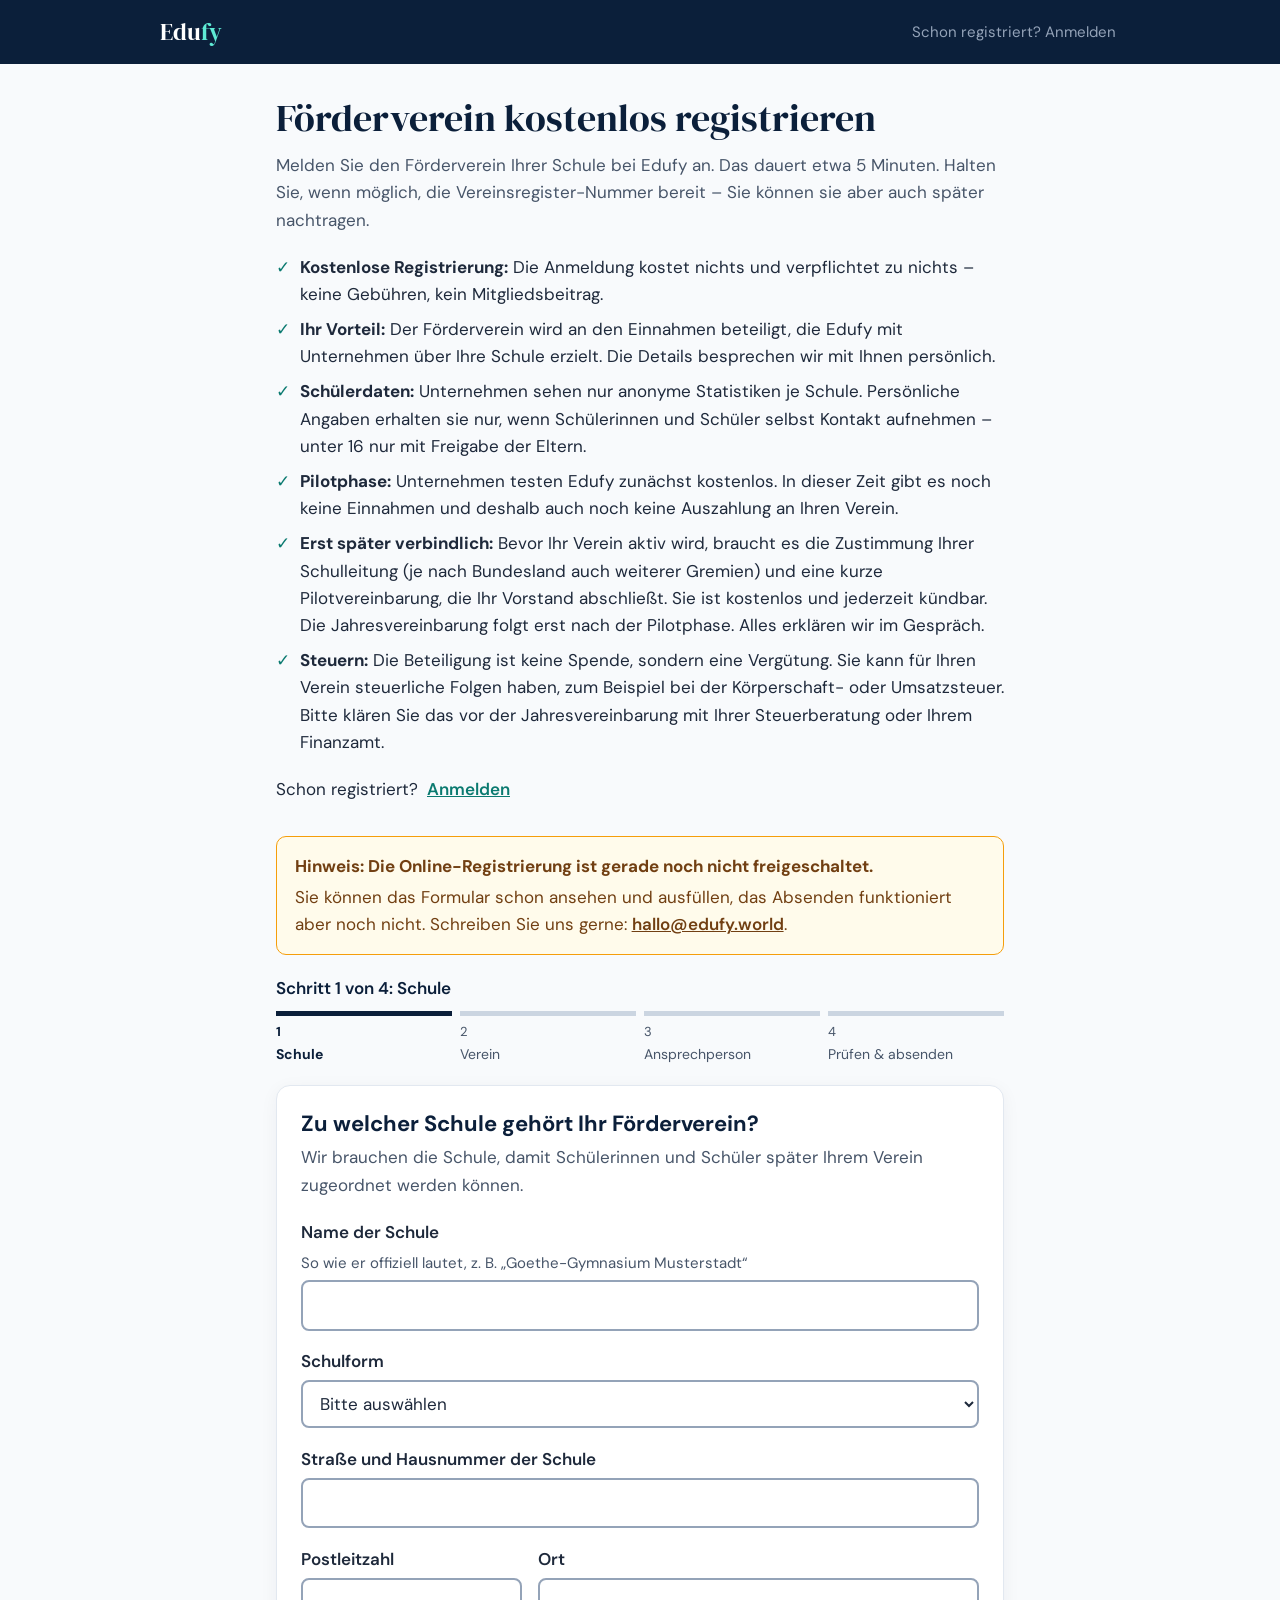
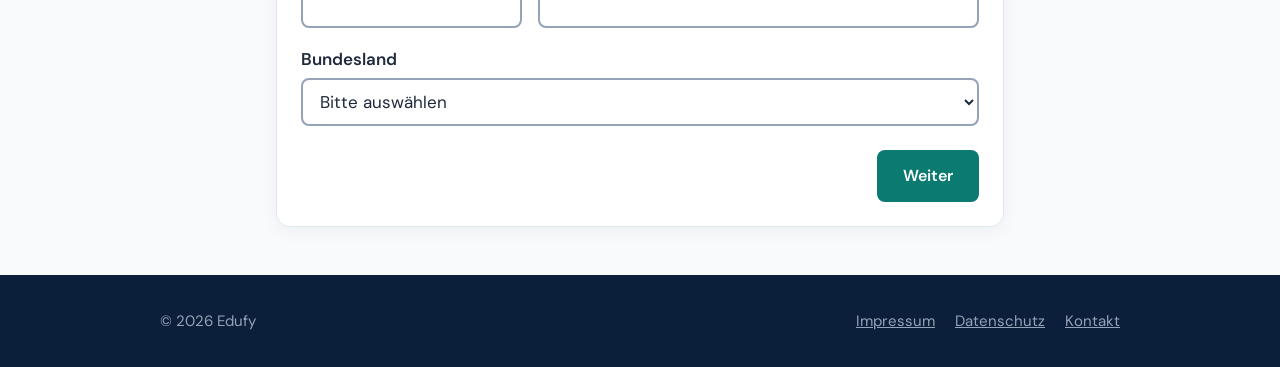
<file: registrierung-foerderverein.html>
<!DOCTYPE html>
<html lang="de">
<head>
  <meta charset="UTF-8" />
  <meta name="viewport" content="width=device-width, initial-scale=1.0" />
  <title>Förderverein kostenlos registrieren – Edufy</title>
  <link rel="stylesheet" href="fonts/fonts.css">
  <meta name="description" content="Registrieren Sie den Förderverein Ihrer Schule bei Edufy. Die Registrierung ist kostenlos und unverbindlich – in etwa 5 Minuten erledigt." />
  <meta name="robots" content="noindex" />
  <link rel="icon" href="data:," />
  <style>
    *, *::before, *::after { box-sizing: border-box; margin: 0; padding: 0; }
    :root {
      --navy: #0B1F3A; --teal: #0B7A70; --teal-dark: #08625A; --teall: #5EEAD4;
      --gold: #F59E0B; --white: #FFFFFF; --off: #F8FAFC;
      --text: #1E293B; --muted: #475569; --on-dark: #94A3B8; --border: #CBD5E1;
      --error: #B91C1C; --error-bg: #FEF2F2; --ok-bg: #ECFDF5; --info-bg: #F0FDFA; --warn-bg: #FFFBEB;
      --font: 'DM Sans', system-ui, -apple-system, 'Segoe UI', Roboto, Helvetica, Arial, sans-serif;
      --font-head: 'DM Serif Display', Georgia, 'Times New Roman', serif;
    }
    [hidden] { display: none !important; }
    html { -webkit-text-size-adjust: 100%; }
    body { font-family: var(--font); background: var(--off); color: var(--text); font-size: 1.0625rem; line-height: 1.6; min-height: 100vh; display: flex; flex-direction: column; }
    a { color: var(--teal); }
    a:hover { color: var(--teal-dark); }
    :focus-visible { outline: 3px solid var(--teal); outline-offset: 2px; border-radius: 4px; }
    .skip { position: absolute; left: -9999px; top: 0; background: var(--white); color: var(--navy); padding: .75rem 1rem; z-index: 100; }
    .skip:focus { left: 1rem; top: 1rem; }
    .visually-hidden { position: absolute !important; width: 1px; height: 1px; overflow: hidden; clip: rect(0 0 0 0); white-space: nowrap; }

    /* Kopfzeile */
    .site-header { background: var(--navy); padding: 0 1rem; }
    .site-header-inner { max-width: 960px; margin: 0 auto; min-height: 64px; display: flex; align-items: center; justify-content: space-between; gap: 1rem; flex-wrap: wrap; }
    .logo { font-family: var(--font-head); font-size: 1.5rem; color: var(--white); text-decoration: none; display: inline-flex; align-items: center; min-height: 44px; }
    .logo span { color: var(--teall); }
    .site-header a.header-link { color: var(--on-dark); text-decoration: none; font-size: .9375rem; display: inline-flex; align-items: center; min-height: 44px; padding: 0 .25rem; }
    .site-header a.header-link:hover { color: var(--white); text-decoration: underline; }
    .site-header :focus-visible { outline-color: var(--teall); }

    main { flex: 1; width: 100%; max-width: 760px; margin: 0 auto; padding: 2rem 1rem 3rem; }
    h1 { font-family: var(--font-head); font-weight: 400; font-size: clamp(1.75rem, 5vw, 2.4rem); line-height: 1.15; color: var(--navy); margin-bottom: .75rem; }
    .lead { color: var(--muted); margin-bottom: 1.25rem; }
    .trust { list-style: none; display: grid; gap: .5rem; margin-bottom: 1.5rem; }
    .trust li { display: flex; gap: .6rem; align-items: flex-start; }
    .login-hint { margin: -.75rem 0 1.5rem; }
    .login-hint a { font-weight: 600; display: inline-flex; align-items: center; min-height: 44px; padding: 0 .25rem; }
    .notice p { margin-top: .5rem; }
    .trust li::before { content: '✓'; color: var(--teal); font-weight: 700; flex: 0 0 auto; }

    .notice { border-radius: 10px; padding: 1rem 1.1rem; margin-bottom: 1.25rem; border: 1px solid; }
    .notice-warn { background: var(--warn-bg); border-color: #F59E0B; color: #713F12; }
    .notice-error { background: var(--error-bg); border-color: #FCA5A5; color: #7F1D1D; }
    .notice-info { background: var(--info-bg); border-color: #99F6E4; color: #134E4A; }
    .notice strong { display: block; margin-bottom: .25rem; }
    .notice ul { margin: .4rem 0 0 1.2rem; }
    .notice a { color: inherit; font-weight: 600; }

    /* Fortschritt */
    .progress { margin-bottom: 1.25rem; }
    .progress-label { font-weight: 600; color: var(--navy); margin-bottom: .5rem; }
    .progress ol { list-style: none; display: grid; grid-template-columns: repeat(4, 1fr); gap: .5rem; }
    .progress li { font-size: .875rem; color: var(--muted); border-top: 5px solid var(--border); padding-top: .4rem; }
    .progress li.done { border-top-color: var(--teal); color: var(--text); }
    .progress li[aria-current="step"] { border-top-color: var(--navy); color: var(--navy); font-weight: 700; }
    .progress .num { display: block; font-size: .8125rem; }

    /* Karte / Formular */
    .card { background: var(--white); border: 1px solid #E2E8F0; border-radius: 14px; padding: 1.5rem; box-shadow: 0 4px 18px rgba(11, 31, 58, .05); }
    .step h2 { font-size: 1.375rem; color: var(--navy); margin-bottom: .35rem; line-height: 1.3; }
    .step h2:focus { outline: none; }
    .step h2:focus-visible { outline: 3px solid var(--teal); }
    .step-intro { color: var(--muted); margin-bottom: 1.25rem; }
    .field { margin-bottom: 1.1rem; }
    .field label, .field legend { display: block; font-weight: 600; margin-bottom: .3rem; color: var(--text); }
    .opt { font-weight: 400; color: var(--muted); }
    .hint { display: block; font-size: .9375rem; color: var(--muted); margin-bottom: .35rem; }
    input[type="text"], input[type="email"], input[type="tel"], input[type="password"], select {
      width: 100%; min-height: 48px; padding: .6rem .8rem; font: inherit; color: var(--text);
      background: var(--white); border: 2px solid #94A3B8; border-radius: 8px;
    }
    select { appearance: auto; }
    input:focus-visible, select:focus-visible { outline: 3px solid var(--teal); outline-offset: 1px; border-color: var(--teal); }
    input[aria-invalid="true"], select[aria-invalid="true"] { border-color: var(--error); }
    .row { display: grid; grid-template-columns: 1fr 2fr; gap: 0 1rem; }
    .row-2 { display: grid; grid-template-columns: 1fr 1fr; gap: 0 1rem; }
    fieldset { border: 0; }
    .choice { display: flex; align-items: flex-start; gap: .7rem; min-height: 44px; padding: .5rem 0; cursor: pointer; font-weight: 400; }
    .choice input { width: 24px; height: 24px; margin-top: .15rem; flex: 0 0 auto; accent-color: var(--teal); cursor: pointer; }
    .choices-inline { display: flex; gap: 1.5rem; flex-wrap: wrap; }
    .err { display: block; color: var(--error); font-weight: 600; font-size: .9375rem; margin-top: .3rem; }
    .err:empty { display: none; }
    .err::before { content: '⚠ '; }
    .err:empty::before { content: ''; }

    .actions { display: flex; gap: .75rem; justify-content: space-between; flex-wrap: wrap; margin-top: 1.5rem; }
    .btn { font: inherit; font-weight: 600; font-size: 1rem; min-height: 48px; padding: .7rem 1.5rem; border-radius: 8px; cursor: pointer; border: 2px solid transparent; display: inline-flex; align-items: center; justify-content: center; text-decoration: none; }
    .btn-primary { background: var(--teal); color: var(--white); }
    .btn-primary:hover { background: var(--teal-dark); color: var(--white); }
    .btn-primary[disabled] { background: #64748B; cursor: wait; }
    .btn-secondary { background: var(--white); color: var(--navy); border-color: #94A3B8; }
    .btn-secondary:hover { border-color: var(--navy); }
    .btn-link { background: none; border: 0; color: var(--teal); text-decoration: underline; font: inherit; font-weight: 600; cursor: pointer; min-height: 44px; padding: 0 .25rem; }
    .actions .spacer { flex: 1; }

    /* Zusammenfassung */
    .summary-block { border: 1px solid #E2E8F0; border-radius: 10px; padding: 1rem 1.1rem; margin-bottom: 1rem; }
    .summary-head { display: flex; justify-content: space-between; align-items: center; gap: 1rem; margin-bottom: .5rem; }
    .summary-head h3 { font-size: 1.0625rem; color: var(--navy); }
    dl.summary { display: grid; grid-template-columns: minmax(120px, 38%) 1fr; gap: .35rem 1rem; }
    dl.summary dt { color: var(--muted); }
    dl.summary dd { overflow-wrap: anywhere; }
    .next-steps { margin: .5rem 0 0 1.3rem; }
    .next-steps li { margin-bottom: .35rem; }

    footer { background: var(--navy); color: var(--on-dark); padding: 1.5rem 1rem; }
    .footer-inner { max-width: 960px; margin: 0 auto; display: flex; flex-wrap: wrap; gap: .5rem 1.5rem; justify-content: space-between; align-items: center; font-size: .9375rem; }
    footer nav { display: flex; gap: .25rem 1.25rem; flex-wrap: wrap; }
    footer a { color: var(--on-dark); display: inline-flex; align-items: center; min-height: 44px; }
    footer a:hover { color: var(--white); }
    footer :focus-visible { outline-color: var(--teall); }

    @media (max-width: 560px) {
      main { padding-top: 1.25rem; }
      .card { padding: 1.1rem; }
      .row, .row-2 { grid-template-columns: 1fr; }
      .progress li { font-size: 0; }
      .progress .num { font-size: .8125rem; }
      dl.summary { grid-template-columns: 1fr; gap: 0; }
      dl.summary dd { margin-bottom: .5rem; }
      .actions .btn { flex: 1 1 100%; }
      .actions .spacer { display: none; }
    }
    @media (prefers-reduced-motion: reduce) { * { transition: none !important; animation: none !important; scroll-behavior: auto !important; } }
  </style>
</head>
<body>
  <a class="skip" href="#inhalt">Zum Inhalt springen</a>
  <header class="site-header">
    <div class="site-header-inner">
      <a href="index.html" class="logo" aria-label="Edufy – zur Startseite">Edu<span>fy</span></a>
      <a href="foerderverein-bestaetigung.html#anmelden" class="header-link">Schon registriert? Anmelden</a>
    </div>
  </header>

  <main id="inhalt">
    <h1>Förderverein kostenlos registrieren</h1>
    <p class="lead">Melden Sie den Förderverein Ihrer Schule bei Edufy an. Das dauert etwa 5 Minuten. Halten Sie, wenn möglich, die Vereinsregister-Nummer bereit – Sie können sie aber auch später nachtragen.</p>
    <ul class="trust">
      <li><span><strong>Kostenlose Registrierung:</strong> Die Anmeldung kostet nichts und verpflichtet zu nichts – keine Gebühren, kein Mitgliedsbeitrag.</span></li>
      <li><span><strong>Ihr Vorteil:</strong> Der Förderverein wird an den Einnahmen beteiligt, die Edufy mit Unternehmen über Ihre Schule erzielt. Die Details besprechen wir mit Ihnen persönlich.</span></li>
      <li><span><strong>Schülerdaten:</strong> Unternehmen sehen nur anonyme Statistiken je Schule. Persönliche Angaben erhalten sie nur, wenn Schülerinnen und Schüler selbst Kontakt aufnehmen – unter 16 nur mit Freigabe der Eltern.</span></li>
      <li><span><strong>Pilotphase:</strong> Unternehmen testen Edufy zunächst kostenlos. In dieser Zeit gibt es noch keine Einnahmen und deshalb auch noch keine Auszahlung an Ihren Verein.</span></li>
      <li><span><strong>Erst später verbindlich:</strong> Bevor Ihr Verein aktiv wird, braucht es die Zustimmung Ihrer Schulleitung (je nach Bundesland auch weiterer Gremien) und eine kurze Pilotvereinbarung, die Ihr Vorstand abschließt. Sie ist kostenlos und jederzeit kündbar. Die Jahresvereinbarung folgt erst nach der Pilotphase. Alles erklären wir im Gespräch.</span></li>
      <li><span><strong>Steuern:</strong> Die Beteiligung ist keine Spende, sondern eine Vergütung. Sie kann für Ihren Verein steuerliche Folgen haben, zum Beispiel bei der Körperschaft- oder Umsatzsteuer. Bitte klären Sie das vor der Jahresvereinbarung mit Ihrer Steuerberatung oder Ihrem Finanzamt.</span></li>
    </ul>
    <p class="login-hint">Schon registriert? <a href="foerderverein-bestaetigung.html#anmelden">Anmelden</a></p>

    <div id="config-warning" class="notice notice-warn" role="status" hidden>
      <strong>Hinweis: Die Online-Registrierung ist gerade noch nicht freigeschaltet.</strong>
      Sie können das Formular schon ansehen und ausfüllen, das Absenden funktioniert aber noch nicht. Schreiben Sie uns gerne: <a href="mailto:hallo@edufy.world">hallo@edufy.world</a>.
    </div>

    <nav class="progress" aria-label="Fortschritt der Registrierung">
      <p class="progress-label" id="progress-label" aria-live="polite">Schritt 1 von 4: Schule</p>
      <ol>
        <li data-step="1" aria-current="step"><span class="num">1</span>Schule</li>
        <li data-step="2"><span class="num">2</span>Verein</li>
        <li data-step="3"><span class="num">3</span>Ansprechperson</li>
        <li data-step="4"><span class="num">4</span>Prüfen &amp; absenden</li>
      </ol>
    </nav>

    <form id="wizard" class="card" novalidate>
      <div id="error-summary" class="notice notice-error" role="alert" tabindex="-1" hidden></div>

      <!-- Schritt 1: Schule -->
      <section class="step" data-step="1" aria-labelledby="h-step1">
        <h2 id="h-step1" tabindex="-1">Zu welcher Schule gehört Ihr Förderverein?</h2>
        <p class="step-intro">Wir brauchen die Schule, damit Schülerinnen und Schüler später Ihrem Verein zugeordnet werden können.</p>
        <div id="dup-notice" class="notice notice-warn" role="alert" tabindex="-1" hidden></div>
        <div class="field">
          <label for="schulname">Name der Schule</label>
          <span class="hint" id="schulname-hint">So wie er offiziell lautet, z. B. „Goethe-Gymnasium Musterstadt“</span>
          <input type="text" id="schulname" name="schulname" autocomplete="organization" maxlength="200" required aria-describedby="schulname-hint schulname-err" />
          <span class="err" id="schulname-err"></span>
        </div>
        <div class="field">
          <label for="schulform">Schulform</label>
          <select id="schulform" name="schulform" required aria-describedby="schulform-err">
            <option value="">Bitte auswählen</option>
            <option value="grundschule">Grundschule</option>
            <option value="hauptschule">Hauptschule / Mittelschule</option>
            <option value="realschule">Realschule</option>
            <option value="gymnasium">Gymnasium</option>
            <option value="gesamtschule">Gesamtschule</option>
            <option value="oberschule">Oberschule / Sekundarschule</option>
            <option value="gemeinschaftsschule">Gemeinschaftsschule / Stadtteilschule</option>
            <option value="foerderschule">Förderschule</option>
            <option value="berufsbildende_schule">Berufsbildende Schule / Berufskolleg</option>
            <option value="sonstige">Andere Schulform</option>
          </select>
          <span class="err" id="schulform-err"></span>
        </div>
        <div class="field">
          <label for="strasse">Straße und Hausnummer der Schule</label>
          <input type="text" id="strasse" name="strasse" autocomplete="street-address" maxlength="200" required aria-describedby="strasse-err" />
          <span class="err" id="strasse-err"></span>
        </div>
        <div class="row">
          <div class="field">
            <label for="plz">Postleitzahl</label>
            <input type="text" id="plz" name="plz" inputmode="numeric" autocomplete="postal-code" maxlength="5" required aria-describedby="plz-err" />
            <span class="err" id="plz-err"></span>
          </div>
          <div class="field">
            <label for="ort">Ort</label>
            <input type="text" id="ort" name="ort" autocomplete="address-level2" maxlength="100" required aria-describedby="ort-err" />
            <span class="err" id="ort-err"></span>
          </div>
        </div>
        <div class="field">
          <label for="bundesland">Bundesland</label>
          <select id="bundesland" name="bundesland" autocomplete="address-level1" required aria-describedby="bundesland-err">
            <option value="">Bitte auswählen</option>
            <option value="BW">Baden-Württemberg</option>
            <option value="BY">Bayern</option>
            <option value="BE">Berlin</option>
            <option value="BB">Brandenburg</option>
            <option value="HB">Bremen</option>
            <option value="HH">Hamburg</option>
            <option value="HE">Hessen</option>
            <option value="MV">Mecklenburg-Vorpommern</option>
            <option value="NI">Niedersachsen</option>
            <option value="NW">Nordrhein-Westfalen</option>
            <option value="RP">Rheinland-Pfalz</option>
            <option value="SL">Saarland</option>
            <option value="SN">Sachsen</option>
            <option value="ST">Sachsen-Anhalt</option>
            <option value="SH">Schleswig-Holstein</option>
            <option value="TH">Thüringen</option>
          </select>
          <span class="err" id="bundesland-err"></span>
        </div>
      </section>

      <!-- Schritt 2: Verein -->
      <section class="step" data-step="2" aria-labelledby="h-step2" hidden>
        <h2 id="h-step2" tabindex="-1">Angaben zum Förderverein</h2>
        <p class="step-intro">Die Angaben finden Sie in der Satzung, im Vereinsregisterauszug oder im Freistellungsbescheid des Finanzamts.</p>
        <div class="field">
          <label for="vereinsname">Name des Fördervereins</label>
          <span class="hint" id="vereinsname-hint">z. B. „Förderverein des Goethe-Gymnasiums e. V.“</span>
          <input type="text" id="vereinsname" name="vereinsname" autocomplete="off" maxlength="200" required aria-describedby="vereinsname-hint vereinsname-err" />
          <span class="err" id="vereinsname-err"></span>
        </div>
        <div class="row-2">
          <div class="field">
            <label for="vereinsregister_nr">Vereinsregister-Nummer <span class="opt">(freiwillig)</span></label>
            <span class="hint" id="vr-hint">z. B. „VR 1234“ – kann später nachgetragen werden</span>
            <input type="text" id="vereinsregister_nr" name="vereinsregister_nr" autocomplete="off" maxlength="50" aria-describedby="vr-hint" />
          </div>
          <div class="field">
            <label for="registergericht">Registergericht <span class="opt">(freiwillig)</span></label>
            <span class="hint" id="rg-hint">z. B. „Amtsgericht Köln“</span>
            <input type="text" id="registergericht" name="registergericht" autocomplete="off" maxlength="100" aria-describedby="rg-hint" />
          </div>
        </div>
        <fieldset class="field" aria-describedby="gem-hint gemeinnuetzig-err">
          <legend>Ist der Förderverein als gemeinnützig anerkannt?</legend>
          <span class="hint" id="gem-hint">Das steht im Freistellungsbescheid des Finanzamts. Wenn Sie unsicher sind, wählen Sie „Nein / weiß ich nicht“ – das ist kein Problem.</span>
          <div class="choices-inline">
            <label class="choice"><input type="radio" name="gemeinnuetzig" id="gemeinnuetzig-ja" value="ja" required /> Ja</label>
            <label class="choice"><input type="radio" name="gemeinnuetzig" id="gemeinnuetzig-nein" value="nein" /> Nein / weiß ich nicht</label>
          </div>
          <span class="err" id="gemeinnuetzig-err"></span>
        </fieldset>
      </section>

      <!-- Schritt 3: Ansprechperson -->
      <section class="step" data-step="3" aria-labelledby="h-step3" hidden>
        <h2 id="h-step3" tabindex="-1">Ihre Kontaktdaten und Ihr Zugang</h2>
        <p class="step-intro">Sie sind unsere Ansprechperson für den Verein. Mit E-Mail-Adresse und Passwort melden Sie sich später bei Edufy an.</p>
        <div class="row-2">
          <div class="field">
            <label for="vorname">Vorname</label>
            <input type="text" id="vorname" name="vorname" autocomplete="given-name" maxlength="100" required aria-describedby="vorname-err" />
            <span class="err" id="vorname-err"></span>
          </div>
          <div class="field">
            <label for="nachname">Nachname</label>
            <input type="text" id="nachname" name="nachname" autocomplete="family-name" maxlength="100" required aria-describedby="nachname-err" />
            <span class="err" id="nachname-err"></span>
          </div>
        </div>
        <div class="field">
          <label for="funktion">Ihre Funktion im Verein</label>
          <select id="funktion" name="funktion" autocomplete="organization-title" required aria-describedby="funktion-err">
            <option value="">Bitte auswählen</option>
            <option value="vorsitz">Vorsitz</option>
            <option value="stellv_vorsitz">Stellvertretender Vorsitz</option>
            <option value="kassenwart">Kassenwart / Kassenwartin</option>
            <option value="schriftfuehrung">Schriftführung</option>
            <option value="beisitz">Beisitz</option>
            <option value="sonstiges">Andere Funktion</option>
          </select>
          <span class="err" id="funktion-err"></span>
        </div>
        <div class="field">
          <label for="email">E-Mail-Adresse</label>
          <span class="hint" id="email-hint">Hierhin schicken wir einen Bestätigungslink.</span>
          <input type="email" id="email" name="email" autocomplete="email" maxlength="254" required aria-describedby="email-hint email-err" />
          <span class="err" id="email-err"></span>
        </div>
        <div class="field">
          <label for="telefon">Telefonnummer <span class="opt">(freiwillig)</span></label>
          <span class="hint" id="telefon-hint">Für Rückfragen und das persönliche Gespräch – wenn Ihnen ein Anruf lieber ist als eine E-Mail.</span>
          <input type="tel" id="telefon" name="telefon" autocomplete="tel" maxlength="40" aria-describedby="telefon-hint telefon-err" />
          <span class="err" id="telefon-err"></span>
        </div>
        <div class="field">
          <label for="passwort">Passwort wählen</label>
          <span class="hint" id="passwort-hint">Mindestens 8 Zeichen. Tipp: ein kurzer Satz lässt sich gut merken.</span>
          <input type="password" id="passwort" name="passwort" autocomplete="new-password" minlength="8" maxlength="72" required aria-describedby="passwort-hint passwort-err" />
          <label class="choice"><input type="checkbox" id="passwort-zeigen" /> Passwort anzeigen</label>
          <span class="err" id="passwort-err"></span>
        </div>
        <fieldset class="field">
          <legend>Bestätigung</legend>
          <label class="choice"><input type="checkbox" id="vertretung" name="vertretung" required aria-describedby="vertretung-hint vertretung-err" /> <span>Ich bin im Vorstand des Fördervereins oder wurde vom Vorstand gebeten, den Verein zu registrieren.</span></label>
          <span class="hint" id="vertretung-hint">Für die kostenlose Registrierung genügt das. Die spätere Pilot- und Jahresvereinbarung schließt der vertretungsberechtigte Vorstand laut Satzung (§ 26 BGB).</span>
          <span class="err" id="vertretung-err"></span>
        </fieldset>
        <p class="hint" id="datenschutz-hinweis">Wir verarbeiten Ihre Angaben, um Ihr Konto anzulegen und Sie zur Beteiligung Ihres Vereins zu kontaktieren. Telefonnummer und Registerangaben sind freiwillig. Details in der <a href="datenschutz.html#registrierung-foerderverein" target="_blank" rel="noopener">Datenschutzerklärung (öffnet in neuem Tab)</a>.</p>
      </section>

      <!-- Schritt 4: Zusammenfassung -->
      <section class="step" data-step="4" aria-labelledby="h-step4" hidden>
        <h2 id="h-step4" tabindex="-1">Bitte prüfen Sie Ihre Angaben</h2>
        <p class="step-intro">Stimmt alles? Mit „Ändern“ kommen Sie zurück zum jeweiligen Schritt.</p>
        <div class="summary-block">
          <div class="summary-head"><h3>Schule</h3><button type="button" class="btn-link" data-goto="1">Ändern<span class="visually-hidden"> (Schule)</span></button></div>
          <dl class="summary" id="sum-1"></dl>
        </div>
        <div class="summary-block">
          <div class="summary-head"><h3>Förderverein</h3><button type="button" class="btn-link" data-goto="2">Ändern<span class="visually-hidden"> (Förderverein)</span></button></div>
          <dl class="summary" id="sum-2"></dl>
        </div>
        <div class="summary-block">
          <div class="summary-head"><h3>Ansprechperson</h3><button type="button" class="btn-link" data-goto="3">Ändern<span class="visually-hidden"> (Ansprechperson)</span></button></div>
          <dl class="summary" id="sum-3"></dl>
        </div>
        <div class="notice notice-info">
          <strong>So geht es nach dem Absenden weiter</strong>
          <ol class="next-steps">
            <li>Sie bekommen eine E-Mail mit einem Bestätigungslink. Bitte klicken Sie darauf.</li>
            <li>Wir melden uns und erklären im persönlichen Gespräch, wie der Verein an den Einnahmen beteiligt wird.</li>
            <li>Ihre Schulleitung bestätigt, dass sie einverstanden ist – je nach Bundesland zusammen mit weiteren Gremien. Den Link dafür bekommen Sie von uns.</li>
            <li>Ihr Vorstand schließt eine kurze Pilotvereinbarung mit Edufy – kostenlos und jederzeit kündbar. Dann wird Ihr Verein aktiv und kann Schülerinnen und Schüler einladen.</li>
            <li>Nach der Pilotphase schließt Ihr Vorstand die Jahresvereinbarung mit Edufy. Erst ab dann wird Ihr Verein an den Einnahmen beteiligt.</li>
          </ol>
          <p style="margin-top:.5rem">Die Registrierung ist kostenlos und verpflichtet Sie zu nichts. Bis zur Pilotvereinbarung genügt eine E-Mail an <a href="mailto:hallo@edufy.world">hallo@edufy.world</a>, und wir löschen Ihre Registrierung. Auch die Pilotvereinbarung können Sie jederzeit kündigen.</p>
        </div>
        <div id="submit-error" class="notice notice-error" role="alert" tabindex="-1" hidden></div>
      </section>

      <div class="actions">
        <button type="button" class="btn btn-secondary" id="btn-back" hidden>Zurück</button>
        <span class="spacer"></span>
        <button type="button" class="btn btn-primary" id="btn-next">Weiter</button>
        <button type="submit" class="btn btn-primary" id="btn-submit" hidden>Kostenlos registrieren</button>
      </div>
    </form>
  </main>

  <footer>
    <div class="footer-inner">
      <span>© 2026 Edufy</span>
      <nav aria-label="Rechtliches">
        <a href="impressum.html">Impressum</a>
        <a href="datenschutz.html">Datenschutz</a>
        <a href="mailto:hallo@edufy.world">Kontakt</a>
      </nav>
    </div>
  </footer>

  <script src="js/vendor/supabase-js-2.45.4.js"></script>
  <script src="js/supabase-config.js"></script>
  <script src="js/supabase-client.js"></script>
  <script>
  (function () {
    'use strict';

    var KONTAKT = 'hallo@edufy.world';
    var TOTAL = 4;
    var STEP_TITLES = { 1: 'Schule', 2: 'Verein', 3: 'Ansprechperson', 4: 'Prüfen & absenden' };
    var LABELS = {
      schulform: { grundschule: 'Grundschule', hauptschule: 'Hauptschule / Mittelschule', realschule: 'Realschule', gymnasium: 'Gymnasium', gesamtschule: 'Gesamtschule', oberschule: 'Oberschule / Sekundarschule', gemeinschaftsschule: 'Gemeinschaftsschule / Stadtteilschule', foerderschule: 'Förderschule', berufsbildende_schule: 'Berufsbildende Schule / Berufskolleg', sonstige: 'Andere Schulform' },
      funktion: { vorsitz: 'Vorsitz', stellv_vorsitz: 'Stellvertretender Vorsitz', kassenwart: 'Kassenwart / Kassenwartin', schriftfuehrung: 'Schriftführung', beisitz: 'Beisitz', sonstiges: 'Andere Funktion' }
    };

    var form = document.getElementById('wizard');
    var btnBack = document.getElementById('btn-back');
    var btnNext = document.getElementById('btn-next');
    var btnSubmit = document.getElementById('btn-submit');
    var errorSummary = document.getElementById('error-summary');
    var submitError = document.getElementById('submit-error');
    var current = 1;
    var busy = false;

    // ---------- Hilfsfunktionen (bewusst ohne Regex in Template-Literals) ----------
    function $(id) { return document.getElementById(id); }
    function val(id) { var el = $(id); return el ? String(el.value || '').trim() : ''; }
    function isDigits(s) {
      if (!s) return false;
      for (var i = 0; i < s.length; i++) { var c = s.charCodeAt(i); if (c < 48 || c > 57) return false; }
      return true;
    }
    function isEmail(s) {
      if (!s || s.indexOf(' ') !== -1) return false;
      var at = s.indexOf('@');
      if (at < 1 || at !== s.lastIndexOf('@')) return false;
      var domain = s.slice(at + 1);
      var dot = domain.lastIndexOf('.');
      return dot > 0 && dot < domain.length - 2;
    }
    function isPhone(s) {
      var allowed = '0123456789+ /-()';
      var digits = 0;
      for (var i = 0; i < s.length; i++) {
        var ch = s.charAt(i);
        if (allowed.indexOf(ch) === -1) return false;
        if (isDigits(ch)) digits++;
      }
      return digits >= 6;
    }
    function radioValue(name) {
      var r = form.querySelector('input[name="' + name + '"]:checked');
      return r ? r.value : '';
    }

    function setFieldError(id, msg) {
      var input = $(id);
      var err = $(id + '-err');
      if (err) err.textContent = msg || '';
      if (input && input.type !== 'radio') {
        if (msg) input.setAttribute('aria-invalid', 'true'); else input.removeAttribute('aria-invalid');
      }
      if (id === 'gemeinnuetzig') {
        var radios = form.querySelectorAll('input[name="gemeinnuetzig"]');
        for (var i = 0; i < radios.length; i++) {
          if (msg) radios[i].setAttribute('aria-invalid', 'true'); else radios[i].removeAttribute('aria-invalid');
        }
      }
    }

    // ---------- Validierung je Schritt ----------
    function validateStep(step) {
      var errors = [];
      function check(id, ok, msg, focusId) {
        setFieldError(id, ok ? '' : msg);
        if (!ok) errors.push({ id: focusId || id, msg: msg });
      }
      if (step === 1) {
        check('schulname', val('schulname').length >= 2, 'Bitte geben Sie den Namen der Schule ein.');
        check('schulform', val('schulform') !== '', 'Bitte wählen Sie die Schulform aus.');
        check('strasse', val('strasse').length >= 2, 'Bitte geben Sie Straße und Hausnummer der Schule ein.');
        var plz = val('plz');
        check('plz', plz.length === 5 && isDigits(plz), plz ? 'Die Postleitzahl muss aus genau 5 Ziffern bestehen.' : 'Bitte geben Sie die Postleitzahl ein.');
        check('ort', val('ort').length >= 2, 'Bitte geben Sie den Ort ein.');
        check('bundesland', val('bundesland') !== '', 'Bitte wählen Sie das Bundesland aus.');
      } else if (step === 2) {
        check('vereinsname', val('vereinsname').length >= 2, 'Bitte geben Sie den Namen des Fördervereins ein.');
        check('gemeinnuetzig', radioValue('gemeinnuetzig') !== '', 'Bitte wählen Sie „Ja“ oder „Nein / weiß ich nicht“.', 'gemeinnuetzig-ja');
      } else if (step === 3) {
        check('vorname', val('vorname').length >= 1, 'Bitte geben Sie Ihren Vornamen ein.');
        check('nachname', val('nachname').length >= 1, 'Bitte geben Sie Ihren Nachnamen ein.');
        check('funktion', val('funktion') !== '', 'Bitte wählen Sie Ihre Funktion im Verein aus.');
        var mail = val('email');
        check('email', isEmail(mail), mail ? 'Die E-Mail-Adresse sieht unvollständig aus. Beispiel: name@beispiel.de' : 'Bitte geben Sie Ihre E-Mail-Adresse ein.');
        var tel = val('telefon');
        check('telefon', tel === '' || isPhone(tel), 'Die Telefonnummer darf nur Ziffern, Leerzeichen und + / - ( ) enthalten.');
        var pw = $('passwort').value || '';
        check('passwort', pw.length >= 8, pw ? 'Das Passwort ist zu kurz – bitte mindestens 8 Zeichen.' : 'Bitte wählen Sie ein Passwort (mindestens 8 Zeichen).');
        check('vertretung', $('vertretung').checked, 'Bitte bestätigen Sie, dass Sie für den Verein handeln dürfen.');
      }
      return errors;
    }

    function showErrorSummary(errors) {
      errorSummary.textContent = '';
      if (!errors.length) { errorSummary.hidden = true; return; }
      var strong = document.createElement('strong');
      strong.textContent = errors.length === 1 ? 'Bitte prüfen Sie eine Angabe:' : 'Bitte prüfen Sie ' + errors.length + ' Angaben:';
      var ul = document.createElement('ul');
      errors.forEach(function (e) {
        var li = document.createElement('li');
        var a = document.createElement('a');
        a.href = '#' + e.id;
        a.textContent = e.msg;
        a.addEventListener('click', function (ev) { ev.preventDefault(); var t = $(e.id); if (t) t.focus(); });
        li.appendChild(a);
        ul.appendChild(li);
      });
      errorSummary.appendChild(strong);
      errorSummary.appendChild(ul);
      errorSummary.hidden = false;
      errorSummary.focus();
    }

    // ---------- Navigation ----------
    function showStep(step, moveFocus) {
      current = step;
      var steps = form.querySelectorAll('.step');
      for (var i = 0; i < steps.length; i++) steps[i].hidden = Number(steps[i].getAttribute('data-step')) !== step;
      var items = document.querySelectorAll('.progress li');
      for (var j = 0; j < items.length; j++) {
        var n = Number(items[j].getAttribute('data-step'));
        items[j].classList.toggle('done', n < step);
        if (n === step) items[j].setAttribute('aria-current', 'step'); else items[j].removeAttribute('aria-current');
      }
      $('progress-label').textContent = 'Schritt ' + step + ' von ' + TOTAL + ': ' + STEP_TITLES[step];
      btnBack.hidden = step === 1;
      btnNext.hidden = step === TOTAL;
      btnSubmit.hidden = step !== TOTAL;
      errorSummary.hidden = true;
      if (step === TOTAL) renderSummary();
      document.title = STEP_TITLES[step] + ' (Schritt ' + step + ' von ' + TOTAL + ') – Förderverein registrieren – Edufy';
      if (moveFocus) {
        var h = $('h-step' + step);
        if (h) { h.focus(); }
        var top = form.getBoundingClientRect().top + window.pageYOffset - 16;
        if (window.pageYOffset > top) window.scrollTo(0, top);
      }
    }

    // ---------- Frühe Dublettenprüfung nach Schritt 1 ----------
    // true = für diese Schule (Name + PLZ, unscharf) ist schon ein Verein registriert.
    // Ohne Supabase oder bei technischem Fehler: false (der Server prüft beim Absenden erneut).
    async function schoolAlreadyRegistered() {
      if (!window.edufyDbReady || !window.edufyDb) return false;
      try {
        var r = await window.edufyDb.rpc('check_school_registered', { p_name: val('schulname'), p_plz: val('plz') });
        if (r.error) return false;
        return r.data === true;
      } catch (e) { return false; }
    }

    function hideDuplicate() { $('dup-notice').hidden = true; }

    function showDuplicate() {
      var box = $('dup-notice');
      var name = val('schulname');
      var plz = val('plz');
      box.textContent = '';
      var strong = document.createElement('strong');
      strong.textContent = 'Für diese Schule ist bereits ein Förderverein registriert.';
      box.appendChild(strong);
      box.appendChild(document.createTextNode('Bitte sprechen Sie Ihre Vorstandskolleginnen und -kollegen an oder kontaktieren Sie uns – wir helfen Ihnen gerne weiter. Falls es sich um eine andere Schule handelt, prüfen Sie bitte Name und Postleitzahl oder schreiben Sie uns ebenfalls.'));
      var p1 = document.createElement('p');
      var mail = document.createElement('a');
      mail.href = 'mailto:' + KONTAKT +
        '?subject=' + encodeURIComponent('Förderverein bereits registriert: ' + name + ', ' + plz) +
        '&body=' + encodeURIComponent('Guten Tag,\n\nich möchte den Förderverein der Schule „' + name + '“ (PLZ ' + plz + ') bei Edufy registrieren. Laut Formular ist für diese Schule bereits ein Förderverein registriert. Bitte melden Sie sich bei mir.\n\nViele Grüße');
      mail.textContent = 'E-Mail an ' + KONTAKT + ' schreiben';
      p1.appendChild(mail);
      box.appendChild(p1);
      var p2 = document.createElement('p');
      p2.appendChild(document.createTextNode('Sie haben selbst schon ein Konto? '));
      var login = document.createElement('a');
      login.href = 'foerderverein-bestaetigung.html#anmelden';
      login.textContent = 'Anmelden';
      p2.appendChild(login);
      box.appendChild(p2);
      box.hidden = false;
      box.focus();
    }

    var checking = false;
    async function next() {
      if (checking) return;
      var errors = validateStep(current);
      if (errors.length) { showErrorSummary(errors); return; }
      if (current === 1) {
        hideDuplicate();
        checking = true;
        btnNext.disabled = true; btnNext.textContent = 'Wird geprüft …';
        var dup = await schoolAlreadyRegistered();
        checking = false;
        btnNext.disabled = false; btnNext.textContent = 'Weiter';
        if (dup) { showDuplicate(); return; }   // Registrierung nicht fortsetzen
      }
      showStep(current + 1, true);
    }

    btnNext.addEventListener('click', next);
    btnBack.addEventListener('click', function () { if (current > 1) showStep(current - 1, true); });
    form.addEventListener('keydown', function (ev) {
      // Enter in einem Textfeld soll „Weiter“ auslösen statt das Formular abzusenden
      if (ev.key === 'Enter' && ev.target.tagName === 'INPUT' && ev.target.type !== 'checkbox' && ev.target.type !== 'radio' && current < TOTAL) {
        ev.preventDefault();
        next();
      }
    });
    var gotoButtons = form.querySelectorAll('[data-goto]');
    for (var g = 0; g < gotoButtons.length; g++) {
      gotoButtons[g].addEventListener('click', function () { showStep(Number(this.getAttribute('data-goto')), true); });
    }
    $('passwort-zeigen').addEventListener('change', function () { $('passwort').type = this.checked ? 'text' : 'password'; });

    // Fehlermeldung eines Feldes entfernen, sobald es korrigiert wird
    form.addEventListener('input', function (ev) {
      var id = ev.target.name === 'gemeinnuetzig' ? 'gemeinnuetzig' : ev.target.id;
      if (id === 'schulname' || id === 'plz') hideDuplicate();
      var err = $(id + '-err');
      if (err && err.textContent) setFieldError(id, '');
    });
    form.addEventListener('change', function (ev) {
      var id = ev.target.name === 'gemeinnuetzig' ? 'gemeinnuetzig' : ev.target.id;
      var err = $(id + '-err');
      if (err && err.textContent) setFieldError(id, '');
    });

    // ---------- Daten sammeln (explizite Feldzuordnung, kein Spread) ----------
    function collect() {
      return {
        schulname: val('schulname'),
        schulform: val('schulform'),
        strasse: val('strasse'),
        plz: val('plz'),
        ort: val('ort'),
        bundesland: val('bundesland'),
        vereinsname: val('vereinsname'),
        vereinsregister_nr: val('vereinsregister_nr'),
        registergericht: val('registergericht'),
        gemeinnuetzig: radioValue('gemeinnuetzig') === 'ja',
        vorname: val('vorname'),
        nachname: val('nachname'),
        funktion: val('funktion'),
        email: val('email').toLowerCase(),
        telefon: val('telefon'),
        vertretung_bestaetigt: $('vertretung').checked
      };
    }

    // Was in user_metadata.registrierung landet (für das Nachholen nach E-Mail-Bestätigung)
    function buildRegistrierung(d) {
      return {
        schulname: d.schulname,
        schulform: d.schulform,
        strasse: d.strasse,
        plz: d.plz,
        ort: d.ort,
        bundesland: d.bundesland,
        vereinsname: d.vereinsname,
        vereinsregister_nr: d.vereinsregister_nr,
        registergericht: d.registergericht,
        gemeinnuetzig: d.gemeinnuetzig,
        vorname: d.vorname,
        nachname: d.nachname,
        funktion: d.funktion,
        telefon: d.telefon,
        vertretung_bestaetigt: d.vertretung_bestaetigt
      };
    }

    // Parameter für die RPC register_foerderverein (identisch auf der Bestätigungsseite).
    // Seit F-008 ohne Datenschutz-Einwilligung: Rechtsgrundlage Art. 6 Abs. 1 lit. b DSGVO, Hinweis statt Checkbox.
    function buildRpcParams(r) {
      return {
        p_schulname: r.schulname,
        p_schulform: r.schulform,
        p_strasse: r.strasse,
        p_plz: r.plz,
        p_ort: r.ort,
        p_bundesland: r.bundesland,
        p_vereinsname: r.vereinsname,
        p_vereinsregister_nr: r.vereinsregister_nr || null,
        p_registergericht: r.registergericht || null,
        p_gemeinnuetzig: r.gemeinnuetzig === true,
        p_vorname: r.vorname,
        p_nachname: r.nachname,
        p_funktion: r.funktion,
        p_telefon: r.telefon || null,
        p_vertretung_bestaetigt: r.vertretung_bestaetigt === true
      };
    }

    // ---------- Zusammenfassung ----------
    function addRow(dl, label, value) {
      var dt = document.createElement('dt'); dt.textContent = label;
      var dd = document.createElement('dd'); dd.textContent = value || '–';
      dl.appendChild(dt); dl.appendChild(dd);
    }
    function renderSummary() {
      var d = collect();
      var s1 = $('sum-1'), s2 = $('sum-2'), s3 = $('sum-3');
      s1.textContent = ''; s2.textContent = ''; s3.textContent = '';
      var blSelect = $('bundesland');
      addRow(s1, 'Name', d.schulname);
      addRow(s1, 'Schulform', LABELS.schulform[d.schulform]);
      addRow(s1, 'Adresse', d.strasse + ', ' + d.plz + ' ' + d.ort);
      addRow(s1, 'Bundesland', blSelect.options[blSelect.selectedIndex].text);
      addRow(s2, 'Name', d.vereinsname);
      addRow(s2, 'Vereinsregister', d.vereinsregister_nr ? d.vereinsregister_nr + (d.registergericht ? ', ' + d.registergericht : '') : 'wird später nachgetragen');
      addRow(s2, 'Gemeinnützig', d.gemeinnuetzig ? 'Ja' : 'Nein / weiß ich nicht');
      addRow(s3, 'Name', d.vorname + ' ' + d.nachname);
      addRow(s3, 'Funktion', LABELS.funktion[d.funktion]);
      addRow(s3, 'E-Mail', d.email);
      addRow(s3, 'Telefon', d.telefon || 'nicht angegeben');
      addRow(s3, 'Passwort', 'festgelegt (wird nicht angezeigt)');
    }

    // ---------- Fehlermeldungen übersetzen ----------
    function translateError(err) {
      var raw = String((err && (err.message || err.error_description || err.msg)) || err || '');
      var m = raw.toLowerCase();
      if (m.indexOf('edufy:schule_bereits_registriert') !== -1) return 'Für diese Schule ist bereits ein Förderverein bei Edufy registriert. Bitte sprechen Sie mit Ihrem Vorstand oder schreiben Sie uns an ' + KONTAKT + ' – wir klären das gemeinsam.';
      if (m.indexOf('edufy:vertretung_fehlt') !== -1) return 'Bitte bestätigen Sie, dass Sie für den Verein handeln dürfen.';
      if (m.indexOf('edufy:ungueltige_plz') !== -1) return 'Die Postleitzahl ist ungültig. Bitte prüfen Sie Schritt 1.';
      if (m.indexOf('edufy:') !== -1) return 'Einige Angaben sind unvollständig. Bitte prüfen Sie Ihre Eingaben.';
      if (m.indexOf('already registered') !== -1 || m.indexOf('already been registered') !== -1 || m.indexOf('already exists') !== -1) return 'Mit dieser E-Mail-Adresse gibt es bereits ein Konto. Bitte melden Sie sich an oder verwenden Sie eine andere E-Mail-Adresse.';
      if (m.indexOf('password') !== -1 && (m.indexOf('at least') !== -1 || m.indexOf('short') !== -1 || m.indexOf('weak') !== -1)) return 'Das Passwort ist zu kurz oder zu einfach. Bitte wählen Sie mindestens 8 Zeichen.';
      if (m.indexOf('invalid') !== -1 && m.indexOf('email') !== -1) return 'Die E-Mail-Adresse wurde nicht akzeptiert. Bitte prüfen Sie die Schreibweise.';
      if (m.indexOf('rate limit') !== -1 || m.indexOf('security purposes') !== -1 || m.indexOf('too many') !== -1) return 'Zu viele Versuche in kurzer Zeit. Bitte warten Sie ein paar Minuten und versuchen Sie es dann erneut.';
      if (m.indexOf('signups not allowed') !== -1 || m.indexOf('signup is disabled') !== -1) return 'Neue Registrierungen sind gerade nicht möglich. Bitte schreiben Sie uns an ' + KONTAKT + '.';
      if (m.indexOf('failed to fetch') !== -1 || m.indexOf('network') !== -1 || m.indexOf('load failed') !== -1) return 'Es konnte keine Verbindung hergestellt werden. Bitte prüfen Sie Ihre Internetverbindung und versuchen Sie es erneut.';
      return 'Leider hat etwas nicht geklappt. Bitte versuchen Sie es in ein paar Minuten erneut oder schreiben Sie uns an ' + KONTAKT + '.';
    }

    function isExistingAccount(err) {
      var m = String((err && (err.message || err.error_description || err.msg)) || err || '').toLowerCase();
      return m.indexOf('already registered') !== -1 || m.indexOf('already been registered') !== -1 || m.indexOf('already exists') !== -1;
    }

    function addErrorLink(box, href, label) {
      var p = document.createElement('p');
      var a = document.createElement('a');
      a.href = href; a.textContent = label;
      p.appendChild(a);
      box.appendChild(p);
    }

    function showSubmitError(msg, loginLinks) {
      submitError.textContent = '';
      var strong = document.createElement('strong');
      strong.textContent = 'Die Registrierung wurde noch nicht abgeschlossen.';
      submitError.appendChild(strong);
      submitError.appendChild(document.createTextNode(msg));
      if (loginLinks) {
        addErrorLink(submitError, 'foerderverein-bestaetigung.html#anmelden', 'Zur Anmeldung');
        addErrorLink(submitError, 'foerderverein-bestaetigung.html#passwort-vergessen', 'Passwort vergessen?');
      }
      submitError.hidden = false;
      submitError.focus();
    }

    function setBusy(state) {
      busy = state;
      btnSubmit.disabled = state;
      btnBack.disabled = state;
      btnSubmit.setAttribute('aria-busy', state ? 'true' : 'false');
      btnSubmit.textContent = state ? 'Wird gesendet …' : 'Kostenlos registrieren';
    }

    function rememberEmail(email) {
      try { sessionStorage.setItem('edufy_fv_email', email); } catch (e) { /* Speicher nicht verfügbar – egal */ }
    }

    // ---------- Absenden ----------
    async function submitRegistration() {
      if (busy) return;               // Doppelklick-Schutz
      // Alle Schritte erneut prüfen (falls über „Ändern“ etwas geleert wurde)
      for (var s = 1; s < TOTAL; s++) {
        var errs = validateStep(s);
        if (errs.length) { showStep(s, true); showErrorSummary(errs); return; }
      }
      submitError.hidden = true;
      if (!window.edufyDbReady || !window.edufyDb) {
        showSubmitError('Die Online-Registrierung ist technisch noch nicht freigeschaltet. Ihre Angaben wurden nicht gespeichert. Bitte schreiben Sie uns an ' + KONTAKT + '.');
        return;
      }
      setBusy(true);
      var db = window.edufyDb;
      // Dublette nochmals prüfen (falls Schritt 1 über „Ändern“ angepasst wurde)
      if (await schoolAlreadyRegistered()) {
        setBusy(false);
        showStep(1, false);
        showDuplicate();
        return;
      }
      var d = collect();
      var reg = buildRegistrierung(d);
      try {
        // 1) Konto anlegen – alle Registrierungsdaten als Metadaten mitgeben
        var res = await db.auth.signUp({
          email: d.email,
          password: $('passwort').value,
          options: {
            emailRedirectTo: new URL('foerderverein-bestaetigung.html', window.location.href).href,
            data: {
              rolle: 'foerderverein',
              vorname: d.vorname,
              nachname: d.nachname,
              registrierung: reg
            }
          }
        });
        if (res.error) { setBusy(false); showSubmitError(translateError(res.error), isExistingAccount(res.error)); return; }
        var user = res.data && res.data.user;
        // Bei aktivierter E-Mail-Bestätigung meldet Supabase vorhandene Adressen nicht als Fehler,
        // sondern liefert einen Nutzer ohne Identitäten zurück.
        if (user && Array.isArray(user.identities) && user.identities.length === 0) {
          setBusy(false);
          showSubmitError(translateError('already registered'), true);
          return;
        }
        rememberEmail(d.email);

        // 2) Session vorhanden (E-Mail-Bestätigung deaktiviert) → Verein sofort anlegen
        if (res.data && res.data.session) {
          var rpc = await db.rpc('register_foerderverein', buildRpcParams(reg));
          if (rpc.error) {
            // Bestätigungsseite versucht es erneut und zeigt den Fehler verständlich an
            window.location.href = 'foerderverein-bestaetigung.html?status=nachholen';
            return;
          }
          try { await db.auth.updateUser({ data: { registrierung: null } }); } catch (e) { /* nicht kritisch */ }
          window.location.href = 'foerderverein-bestaetigung.html?status=fertig';
          return;
        }
        // 3) Keine Session → E-Mail-Bestätigung abwarten, RPC läuft auf der Bestätigungsseite
        window.location.href = 'foerderverein-bestaetigung.html?status=email';
      } catch (e) {
        setBusy(false);
        showSubmitError(translateError(e));
      }
    }

    form.addEventListener('submit', function (ev) {
      ev.preventDefault();
      if (current !== TOTAL) { next(); return; }
      submitRegistration();
    });

    // ---------- Start ----------
    if (!window.edufyDbReady) $('config-warning').hidden = false;
    showStep(1, false);
  })();
  </script>
</body>
</html>
</file>
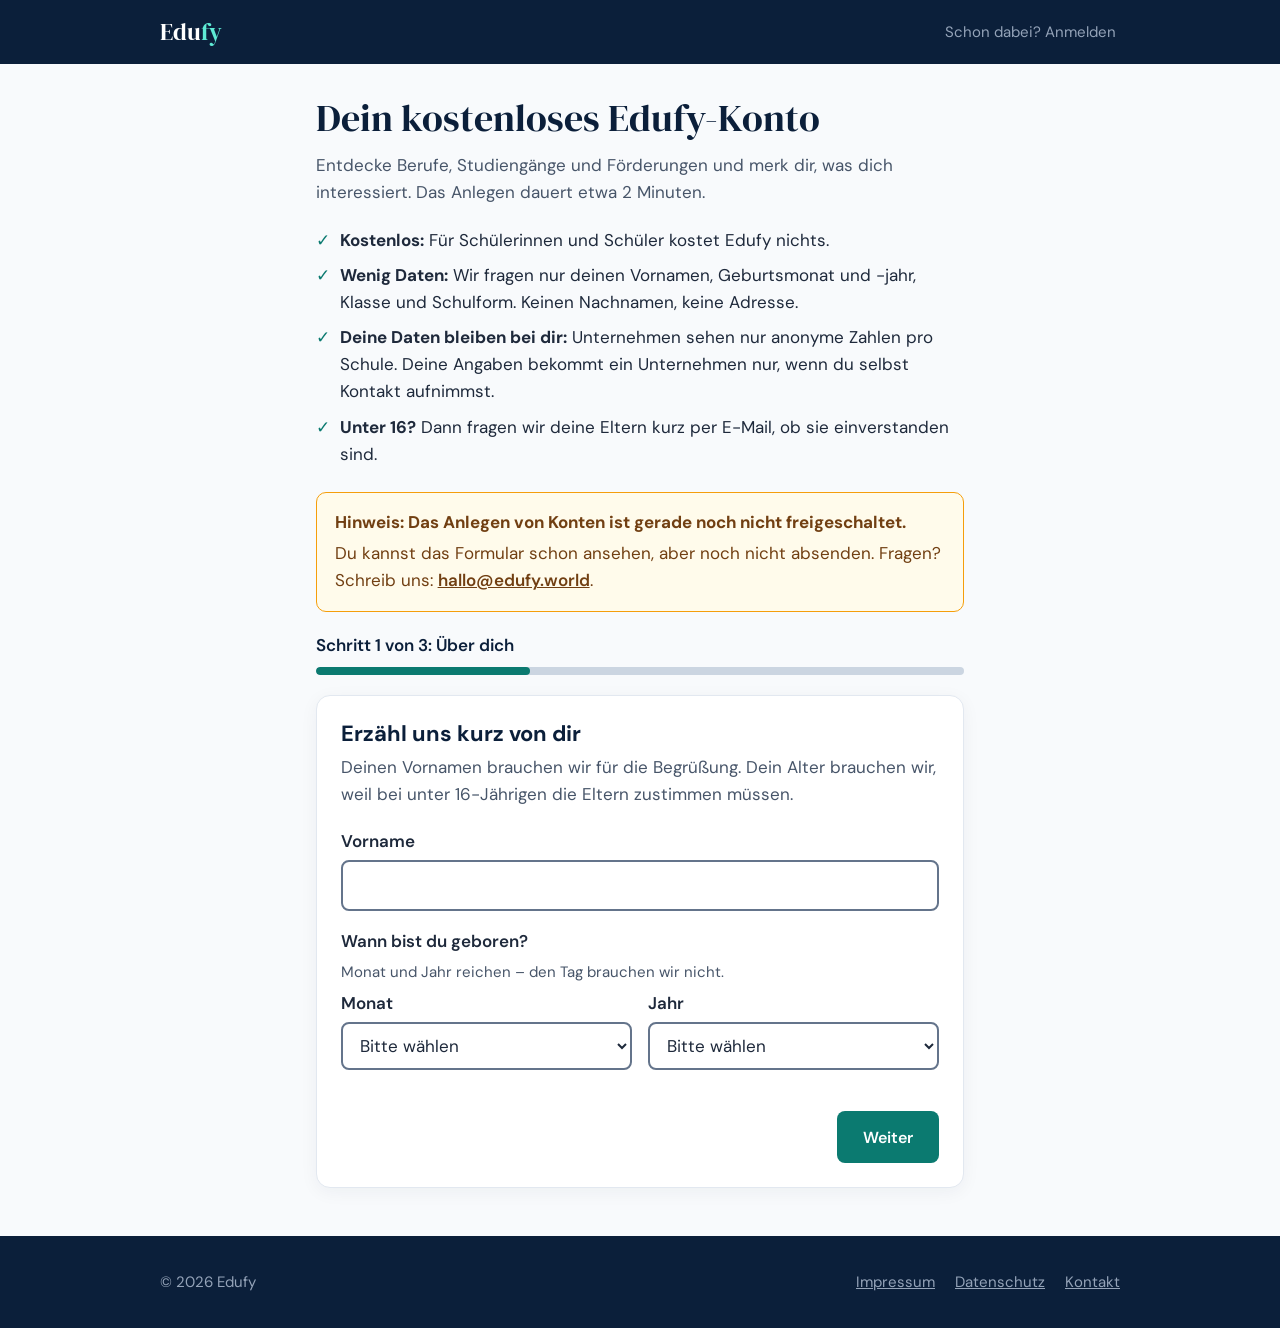
<file: registrierung-schueler.html>
<!DOCTYPE html>
<html lang="de">
<head>
  <meta charset="UTF-8" />
  <meta name="viewport" content="width=device-width, initial-scale=1.0" />
  <title>Kostenloses Schülerkonto anlegen – Edufy</title>
  <link rel="stylesheet" href="fonts/fonts.css">
  <meta name="description" content="Leg dir dein kostenloses Edufy-Konto an: Berufe, Studium und Förderungen entdecken und eine Merkliste führen. In etwa 2 Minuten erledigt." />
  <meta name="robots" content="noindex" />
  <link rel="icon" href="data:," />
  <style>
    *, *::before, *::after { box-sizing: border-box; margin: 0; padding: 0; }
    :root {
      --navy: #0B1F3A; --teal: #0B7A70; --teal-dark: #08625A; --teall: #5EEAD4;
      --white: #FFFFFF; --off: #F8FAFC;
      --text: #1E293B; --muted: #475569; --on-dark: #94A3B8; --border: #CBD5E1;
      --error: #B91C1C; --error-bg: #FEF2F2; --ok-bg: #ECFDF5; --info-bg: #F0FDFA; --warn-bg: #FFFBEB;
      --font: 'DM Sans', system-ui, -apple-system, 'Segoe UI', Roboto, Helvetica, Arial, sans-serif;
      --font-head: 'DM Serif Display', Georgia, 'Times New Roman', serif;
    }
    [hidden] { display: none !important; }
    html { -webkit-text-size-adjust: 100%; }
    body { font-family: var(--font); background: var(--off); color: var(--text); font-size: 1.0625rem; line-height: 1.6; min-height: 100vh; display: flex; flex-direction: column; }
    a { color: var(--teal); }
    a:hover { color: var(--teal-dark); }
    :focus-visible { outline: 3px solid var(--teal); outline-offset: 2px; border-radius: 4px; }
    .skip { position: absolute; left: -9999px; top: 0; background: var(--white); color: var(--navy); padding: .75rem 1rem; z-index: 100; }
    .skip:focus { left: 1rem; top: 1rem; }

    .site-header { background: var(--navy); padding: 0 1rem; }
    .site-header-inner { max-width: 960px; margin: 0 auto; min-height: 64px; display: flex; align-items: center; justify-content: space-between; gap: .5rem 1rem; flex-wrap: wrap; }
    .logo { font-family: var(--font-head); font-size: 1.5rem; color: var(--white); text-decoration: none; display: inline-flex; align-items: center; min-height: 44px; }
    .logo span { color: var(--teall); }
    .site-header a.header-link { color: var(--on-dark); text-decoration: none; font-size: .9375rem; display: inline-flex; align-items: center; min-height: 44px; padding: 0 .25rem; }
    .site-header a.header-link:hover { color: var(--white); text-decoration: underline; }
    .site-header :focus-visible { outline-color: var(--teall); }

    main { flex: 1; width: 100%; max-width: 680px; margin: 0 auto; padding: 2rem 1rem 3rem; }
    h1 { font-family: var(--font-head); font-weight: 400; font-size: clamp(1.75rem, 6vw, 2.4rem); line-height: 1.15; color: var(--navy); margin-bottom: .75rem; }
    .lead { color: var(--muted); margin-bottom: 1.25rem; }
    .trust { list-style: none; display: grid; gap: .5rem; margin-bottom: 1.5rem; }
    .trust li { display: flex; gap: .6rem; align-items: flex-start; }
    .trust li::before { content: '✓'; color: var(--teal); font-weight: 700; flex: 0 0 auto; }

    .notice { border-radius: 10px; padding: 1rem 1.1rem; margin-bottom: 1.25rem; border: 1px solid; }
    .notice:focus { outline: none; }
    .notice:focus-visible { outline: 3px solid var(--teal); }
    .notice-warn { background: var(--warn-bg); border-color: #F59E0B; color: #713F12; }
    .notice-error { background: var(--error-bg); border-color: #FCA5A5; color: #7F1D1D; }
    .notice-info { background: var(--info-bg); border-color: #99F6E4; color: #134E4A; }
    .notice strong { display: block; margin-bottom: .25rem; }
    .notice ul, .notice ol { margin: .4rem 0 0 1.2rem; }
    .notice li { margin-bottom: .25rem; }
    .notice p { margin-top: .5rem; }
    .notice a { color: inherit; font-weight: 600; }

    .progress { margin-bottom: 1.25rem; }
    .progress-label { font-weight: 600; color: var(--navy); margin-bottom: .5rem; }
    .progress-bar { height: 8px; background: var(--border); border-radius: 100px; overflow: hidden; }
    .progress-bar span { display: block; height: 100%; background: var(--teal); border-radius: 100px; width: 25%; }

    .card { background: var(--white); border: 1px solid #E2E8F0; border-radius: 14px; padding: 1.5rem; box-shadow: 0 4px 18px rgba(11, 31, 58, .05); }
    .step h2 { font-size: 1.375rem; color: var(--navy); margin-bottom: .35rem; line-height: 1.3; }
    .step h2:focus { outline: none; }
    .step h2:focus-visible { outline: 3px solid var(--teal); }
    .step-intro { color: var(--muted); margin-bottom: 1.25rem; }
    .field { margin-bottom: 1.1rem; }
    .field > label, .field legend { display: block; font-weight: 600; margin-bottom: .3rem; color: var(--text); }
    .opt { font-weight: 400; color: var(--muted); }
    .hint { display: block; font-size: .9375rem; color: var(--muted); margin-bottom: .35rem; }
    input[type="text"], input[type="email"], input[type="password"], select {
      width: 100%; min-height: 48px; padding: .6rem .8rem; font: inherit; color: var(--text);
      background: var(--white); border: 2px solid #64748B; border-radius: 8px;
    }
    select { appearance: auto; }
    input:focus-visible, select:focus-visible { outline: 3px solid var(--teal); outline-offset: 1px; border-color: var(--teal); }
    input[aria-invalid="true"], select[aria-invalid="true"] { border-color: var(--error); }
    .row-2 { display: grid; grid-template-columns: 1fr 1fr; gap: 0 1rem; }
    .row-plz { display: grid; grid-template-columns: 2fr 1fr; gap: 0 1rem; }
    fieldset { border: 0; min-width: 0; }
    .choice { display: flex; align-items: flex-start; gap: .7rem; min-height: 44px; padding: .5rem 0; cursor: pointer; font-weight: 400; }
    .choice input { width: 24px; height: 24px; margin-top: .15rem; flex: 0 0 auto; accent-color: var(--teal); cursor: pointer; }
    .err { display: block; color: var(--error); font-weight: 600; font-size: .9375rem; margin-top: .3rem; }
    .err:empty { display: none; }
    .err::before { content: '⚠ '; }
    .err:empty::before { content: ''; }
    .ds-hinweis { background: var(--off); border: 1px solid #E2E8F0; border-radius: 10px; padding: .9rem 1rem; font-size: .9375rem; }
    .ds-hinweis strong { color: var(--navy); }
    .ds-hinweis ul { margin: .35rem 0 .35rem 1.2rem; }

    .actions { display: flex; gap: .75rem; justify-content: space-between; flex-wrap: wrap; margin-top: 1.5rem; }
    .btn { font: inherit; font-weight: 600; font-size: 1rem; min-height: 48px; padding: .7rem 1.5rem; border-radius: 8px; cursor: pointer; border: 2px solid transparent; display: inline-flex; align-items: center; justify-content: center; text-decoration: none; }
    .btn-primary { background: var(--teal); color: var(--white); }
    .btn-primary:hover { background: var(--teal-dark); color: var(--white); }
    .btn-primary[disabled] { background: #64748B; cursor: wait; }
    .btn-secondary { background: var(--white); color: var(--navy); border-color: #64748B; }
    .btn-secondary:hover { border-color: var(--navy); }
    .btn-link { background: none; border: 0; color: inherit; text-decoration: underline; font: inherit; font-weight: 600; cursor: pointer; min-height: 44px; padding: 0; }
    .actions .spacer { flex: 1; }

    footer { background: var(--navy); color: var(--on-dark); padding: 1.5rem 1rem; }
    .footer-inner { max-width: 960px; margin: 0 auto; display: flex; flex-wrap: wrap; gap: .5rem 1.5rem; justify-content: space-between; align-items: center; font-size: .9375rem; }
    footer nav { display: flex; gap: .25rem 1.25rem; flex-wrap: wrap; }
    footer a { color: var(--on-dark); display: inline-flex; align-items: center; min-height: 44px; }
    footer a:hover { color: var(--white); }
    footer :focus-visible { outline-color: var(--teall); }

    @media (max-width: 560px) {
      main { padding-top: 1.25rem; }
      .card { padding: 1.1rem; }
      .row-2, .row-plz { grid-template-columns: 1fr; }
      .actions .btn { flex: 1 1 100%; }
      .actions .spacer { display: none; }
    }
    @media (prefers-reduced-motion: reduce) { * { transition: none !important; animation: none !important; scroll-behavior: auto !important; } }
  </style>
</head>
<body>
  <a class="skip" href="#inhalt">Zum Inhalt springen</a>
  <header class="site-header">
    <div class="site-header-inner">
      <a href="index.html" class="logo" aria-label="Edufy – zur Startseite">Edu<span>fy</span></a>
      <a href="dashboard-schueler.html#anmelden" class="header-link">Schon dabei? Anmelden</a>
    </div>
  </header>

  <main id="inhalt">
    <h1>Dein kostenloses Edufy-Konto</h1>
    <p class="lead">Entdecke Berufe, Studiengänge und Förderungen und merk dir, was dich interessiert. Das Anlegen dauert etwa 2 Minuten.</p>
    <ul class="trust">
      <li><span><strong>Kostenlos:</strong> Für Schülerinnen und Schüler kostet Edufy nichts.</span></li>
      <li><span><strong>Wenig Daten:</strong> Wir fragen nur deinen Vornamen, Geburtsmonat und -jahr, Klasse und Schulform. Keinen Nachnamen, keine Adresse.</span></li>
      <li><span><strong>Deine Daten bleiben bei dir:</strong> Unternehmen sehen nur anonyme Zahlen pro Schule. Deine Angaben bekommt ein Unternehmen nur, wenn du selbst Kontakt aufnimmst.</span></li>
      <li><span><strong>Unter 16?</strong> Dann fragen wir deine Eltern kurz per E-Mail, ob sie einverstanden sind.</span></li>
    </ul>

    <div id="config-warning" class="notice notice-warn" role="status" hidden>
      <strong>Hinweis: Das Anlegen von Konten ist gerade noch nicht freigeschaltet.</strong>
      Du kannst das Formular schon ansehen, aber noch nicht absenden. Fragen? Schreib uns: <a href="mailto:hallo@edufy.world">hallo@edufy.world</a>.
    </div>

    <div class="progress" role="group" aria-label="Fortschritt">
      <p class="progress-label" id="progress-label" aria-live="polite">Schritt 1 von 3: Über dich</p>
      <div class="progress-bar" aria-hidden="true"><span id="progress-fill"></span></div>
    </div>

    <form id="wizard" class="card" novalidate>
      <div id="error-summary" class="notice notice-error" role="alert" tabindex="-1" hidden></div>

      <!-- Schritt: Über dich -->
      <section class="step" data-step="ich" aria-labelledby="h-ich">
        <h2 id="h-ich" tabindex="-1">Erzähl uns kurz von dir</h2>
        <p class="step-intro">Deinen Vornamen brauchen wir für die Begrüßung. Dein Alter brauchen wir, weil bei unter 16-Jährigen die Eltern zustimmen müssen.</p>
        <div id="too-young" class="notice notice-info" role="alert" tabindex="-1" hidden>
          <strong>Ein eigenes Konto gibt es ab 13 Jahren.</strong>
          Schön, dass du dich schon für Berufe interessierst! Ohne Konto kannst du dir trotzdem alles ansehen:
          <ul>
            <li><a href="berufe.html">Berufe entdecken</a></li>
            <li><a href="studium.html">Studiengänge ansehen</a></li>
            <li><a href="navigator.html">Bildungswege ausprobieren</a></li>
          </ul>
        </div>
        <div class="field">
          <label for="vorname">Vorname</label>
          <input type="text" id="vorname" name="vorname" autocomplete="given-name" maxlength="50" required aria-describedby="vorname-err" />
          <span class="err" id="vorname-err"></span>
        </div>
        <fieldset class="field" aria-describedby="geburt-hint geburt-err">
          <legend>Wann bist du geboren?</legend>
          <span class="hint" id="geburt-hint">Monat und Jahr reichen – den Tag brauchen wir nicht.</span>
          <div class="row-2">
            <div class="field">
              <label for="geburtsmonat">Monat</label>
              <select id="geburtsmonat" name="geburtsmonat" autocomplete="bday-month" required>
                <option value="">Bitte wählen</option>
                <option value="1">Januar</option><option value="2">Februar</option><option value="3">März</option>
                <option value="4">April</option><option value="5">Mai</option><option value="6">Juni</option>
                <option value="7">Juli</option><option value="8">August</option><option value="9">September</option>
                <option value="10">Oktober</option><option value="11">November</option><option value="12">Dezember</option>
              </select>
            </div>
            <div class="field">
              <label for="geburtsjahr">Jahr</label>
              <select id="geburtsjahr" name="geburtsjahr" autocomplete="bday-year" required>
                <option value="">Bitte wählen</option>
              </select>
            </div>
          </div>
          <span class="err" id="geburt-err"></span>
        </fieldset>
      </section>

      <!-- Schritt: Schule -->
      <section class="step" data-step="schule" aria-labelledby="h-schule" hidden>
        <h2 id="h-schule" tabindex="-1">Deine Schule</h2>
        <p class="step-intro">Damit wir dir passende Inhalte zeigen können, zum Beispiel Bildungswege für deine Schulform.</p>
        <div class="row-2">
          <div class="field">
            <label for="klassenstufe">Klasse</label>
            <select id="klassenstufe" name="klassenstufe" autocomplete="off" required aria-describedby="klassenstufe-err">
              <option value="">Bitte wählen</option>
              <option value="5">5</option><option value="6">6</option><option value="7">7</option>
              <option value="8">8</option><option value="9">9</option><option value="10">10</option>
              <option value="11">11</option><option value="12">12</option><option value="13">13</option>
            </select>
            <span class="err" id="klassenstufe-err"></span>
          </div>
          <div class="field">
            <label for="schulform">Schulform</label>
            <select id="schulform" name="schulform" autocomplete="off" required aria-describedby="schulform-err">
              <option value="">Bitte wählen</option>
              <option value="hauptschule">Hauptschule / Mittelschule</option>
              <option value="realschule">Realschule</option>
              <option value="gymnasium">Gymnasium</option>
              <option value="gesamtschule">Gesamtschule</option>
              <option value="oberschule">Oberschule / Sekundarschule</option>
              <option value="gemeinschaftsschule">Gemeinschaftsschule / Stadtteilschule</option>
              <option value="foerderschule">Förderschule</option>
              <option value="berufsbildende_schule">Berufsschule / Berufskolleg</option>
              <option value="sonstige">Andere Schulform</option>
            </select>
            <span class="err" id="schulform-err"></span>
          </div>
        </div>
        <div class="row-plz">
          <div class="field">
            <label for="schule_name">Name deiner Schule <span class="opt">(freiwillig)</span></label>
            <input type="text" id="schule_name" name="schule_name" autocomplete="off" maxlength="200" aria-describedby="schule-hint schule_name-err" />
            <span class="err" id="schule_name-err"></span>
          </div>
          <div class="field">
            <label for="plz">PLZ der Schule <span class="opt">(freiwillig)</span></label>
            <input type="text" id="plz" name="plz" inputmode="numeric" autocomplete="off" maxlength="5" aria-describedby="schule-hint plz-err" />
            <span class="err" id="plz-err"></span>
          </div>
        </div>
        <p class="hint" id="schule-hint">Freiwillig. Hilft uns, dich später deiner Schule zuzuordnen, wenn der Förderverein deiner Schule bei Edufy mitmacht.</p>
      </section>

      <!-- Schritt: Eltern (nur unter 16) -->
      <section class="step" data-step="eltern" aria-labelledby="h-eltern" hidden>
        <h2 id="h-eltern" tabindex="-1">Deine Eltern fragen</h2>
        <div class="notice notice-info">
          <strong>Warum deine Eltern?</strong>
          Du bist jünger als 16. Dann sagt das Datenschutz-Gesetz: Deine Eltern müssen einverstanden sein. So geht es:
          <ol>
            <li>Du gibst die E-Mail-Adresse von deiner Mutter, deinem Vater oder einer anderen Person ein, die für dich sorgt.</li>
            <li>Wir schicken ihr eine E-Mail mit einem Link. Dort steht, was Edufy ist und was du angelegt hast.</li>
            <li>Sie gibt dein Konto frei – oder lehnt ab.</li>
          </ol>
          <p>Bis dahin kannst du schon alles ansehen und dir eine Merkliste anlegen. Nur Kontakt zu Unternehmen geht erst nach der Freigabe.</p>
        </div>
        <div class="field">
          <label for="eltern_email">E-Mail-Adresse deiner Mutter oder deines Vaters</label>
          <span class="hint" id="eltern-hint">Bitte nicht deine eigene Adresse. Sag deinen Eltern am besten gleich Bescheid, dass eine E-Mail von Edufy kommt.</span>
          <input type="email" id="eltern_email" name="eltern_email" autocomplete="off" maxlength="254" required aria-describedby="eltern-hint eltern_email-err" />
          <span class="err" id="eltern_email-err"></span>
        </div>
      </section>

      <!-- Schritt: Zugang -->
      <section class="step" data-step="zugang" aria-labelledby="h-zugang" hidden>
        <h2 id="h-zugang" tabindex="-1">Dein Zugang</h2>
        <p class="step-intro">Mit deiner E-Mail-Adresse und deinem Passwort meldest du dich später an.</p>
        <div class="field">
          <label for="email">Deine E-Mail-Adresse</label>
          <span class="hint" id="email-hint">Hierhin schicken wir dir einen Link zum Bestätigen.</span>
          <input type="email" id="email" name="email" autocomplete="email" maxlength="254" required aria-describedby="email-hint email-err" />
          <span class="err" id="email-err"></span>
        </div>
        <div class="field">
          <label for="passwort">Passwort wählen</label>
          <span class="hint" id="passwort-hint">Mindestens 8 Zeichen. Tipp: ein kurzer Satz lässt sich gut merken.</span>
          <input type="password" id="passwort" name="passwort" autocomplete="new-password" minlength="8" maxlength="72" required aria-describedby="passwort-hint passwort-err" />
          <label class="choice"><input type="checkbox" id="passwort-zeigen" /> Passwort anzeigen</label>
          <span class="err" id="passwort-err"></span>
        </div>
        <div class="ds-hinweis" id="datenschutz-hinweis">
          <strong>Kurz zum Datenschutz</strong>
          <ul>
            <li>Wir speichern nur, was du hier eingibst – und deine Merkliste, wenn du eine anlegst.</li>
            <li>Wir verkaufen keine Daten. Unternehmen bekommen deine Angaben nur, wenn du selbst Kontakt aufnimmst<span id="ds-u16"> – und erst, wenn deine Eltern zugestimmt haben</span>.</li>
            <li>Du kannst dein Konto jederzeit selbst löschen. Dann ist alles weg.</li>
          </ul>
          Alles ganz genau steht in der <a href="datenschutz.html#minderjaehrige" target="_blank" rel="noopener">Datenschutzerklärung (öffnet in neuem Tab)</a>. Fragen? <a href="mailto:hallo@edufy.world">hallo@edufy.world</a>
        </div>
        <div id="submit-error" class="notice notice-error" role="alert" tabindex="-1" hidden style="margin-top:1rem"></div>
      </section>

      <div class="actions">
        <button type="button" class="btn btn-secondary" id="btn-back" hidden>Zurück</button>
        <span class="spacer"></span>
        <button type="button" class="btn btn-primary" id="btn-next">Weiter</button>
        <button type="submit" class="btn btn-primary" id="btn-submit" hidden>Konto kostenlos anlegen</button>
      </div>
    </form>
  </main>

  <footer>
    <div class="footer-inner">
      <span>© 2026 Edufy</span>
      <nav aria-label="Rechtliches">
        <a href="impressum.html">Impressum</a>
        <a href="datenschutz.html">Datenschutz</a>
        <a href="mailto:hallo@edufy.world">Kontakt</a>
      </nav>
    </div>
  </footer>

  <script src="js/vendor/supabase-js-2.45.4.js"></script>
  <script src="js/supabase-config.js"></script>
  <script src="js/supabase-client.js"></script>
  <script>
  (function () {
    'use strict';

    var KONTAKT = 'hallo@edufy.world';
    var MINDESTALTER = 13;
    var FREIGABE_ALTER = 16;
    var TITLES = { ich: 'Über dich', schule: 'Deine Schule', eltern: 'Deine Eltern', zugang: 'Dein Zugang' };

    var form = document.getElementById('wizard');
    var btnBack = document.getElementById('btn-back');
    var btnNext = document.getElementById('btn-next');
    var btnSubmit = document.getElementById('btn-submit');
    var errorSummary = document.getElementById('error-summary');
    var submitError = document.getElementById('submit-error');
    var current = 'ich';
    var busy = false;

    // ---------- Hilfsfunktionen (bewusst ohne Regex in Template-Literals) ----------
    function $(id) { return document.getElementById(id); }
    function val(id) { var el = $(id); return el ? String(el.value || '').trim() : ''; }
    function isDigits(s) {
      if (!s) return false;
      for (var i = 0; i < s.length; i++) { var c = s.charCodeAt(i); if (c < 48 || c > 57) return false; }
      return true;
    }
    function isEmail(s) {
      if (!s || s.indexOf(' ') !== -1) return false;
      var at = s.indexOf('@');
      if (at < 1 || at !== s.lastIndexOf('@')) return false;
      var domain = s.slice(at + 1);
      var dot = domain.lastIndexOf('.');
      return dot > 0 && dot < domain.length - 2;
    }
    // Volle Monate seit dem Ersten des Geburtsmonats
    function monthsSince(year, month) {
      var now = new Date();
      return (now.getFullYear() * 12 + now.getMonth() + 1) - (year * 12 + month);
    }
    // Wie auf dem Server: „sicher 16“ erst im Monat nach dem Geburtsmonat
    function ageSafe(year, month) { return Math.floor((monthsSince(year, month) - 1) / 12); }
    function ageMax(year, month) { return Math.floor(monthsSince(year, month) / 12); }
    function birth() {
      var y = Number(val('geburtsjahr')), m = Number(val('geburtsmonat'));
      return (y && m) ? { y: y, m: m } : null;
    }
    function isUnder16() {
      var b = birth();
      return b ? ageSafe(b.y, b.m) < FREIGABE_ALTER : false;
    }
    function steps() { return isUnder16() ? ['ich', 'schule', 'eltern', 'zugang'] : ['ich', 'schule', 'zugang']; }

    // Jahresauswahl: von „jetzt minus 10“ bis „jetzt minus 30“
    (function fillYears() {
      var sel = $('geburtsjahr');
      var y = new Date().getFullYear();
      for (var i = y - 10; i >= y - 30; i--) {
        var o = document.createElement('option');
        o.value = String(i); o.textContent = String(i);
        sel.appendChild(o);
      }
    })();

    function setFieldError(id, msg) {
      var err = $(id + '-err');
      if (err) err.textContent = msg || '';
      var ids = id === 'geburt' ? ['geburtsmonat', 'geburtsjahr'] : [id];
      ids.forEach(function (fid) {
        var input = $(fid);
        if (!input) return;
        if (msg) input.setAttribute('aria-invalid', 'true'); else input.removeAttribute('aria-invalid');
      });
    }

    // ---------- Validierung je Schritt ----------
    function validateStep(step) {
      var errors = [];
      function check(id, ok, msg, focusId) {
        setFieldError(id, ok ? '' : msg);
        if (!ok) errors.push({ id: focusId || id, msg: msg });
      }
      if (step === 'ich') {
        check('vorname', val('vorname').length >= 1, 'Bitte gib deinen Vornamen ein.');
        var b = birth();
        var bOk = !!b && monthsSince(b.y, b.m) >= 0;
        check('geburt', bOk, 'Bitte wähle deinen Geburtsmonat und dein Geburtsjahr.', val('geburtsmonat') ? 'geburtsjahr' : 'geburtsmonat');
      } else if (step === 'schule') {
        check('klassenstufe', val('klassenstufe') !== '', 'Bitte wähle deine Klasse.');
        check('schulform', val('schulform') !== '', 'Bitte wähle deine Schulform.');
        var sn = val('schule_name');
        check('schule_name', sn === '' || sn.length >= 2, 'Der Schulname ist zu kurz. Du kannst das Feld auch leer lassen.');
        var plz = val('plz');
        check('plz', plz === '' || (plz.length === 5 && isDigits(plz)), 'Die Postleitzahl hat genau 5 Ziffern. Du kannst das Feld auch leer lassen.');
      } else if (step === 'eltern') {
        // Vergleich mit der eigenen Adresse erst im Schritt „Zugang“ (dort wird sie eingegeben)
        var em = val('eltern_email').toLowerCase();
        var msg = '';
        if (!em) msg = 'Bitte gib die E-Mail-Adresse deiner Mutter oder deines Vaters ein.';
        else if (!isEmail(em)) msg = 'Die E-Mail-Adresse sieht unvollständig aus. Beispiel: name@beispiel.de';
        check('eltern_email', msg === '', msg);
      } else if (step === 'zugang') {
        var mail = val('email').toLowerCase();
        var mailMsg = '';
        if (!mail) mailMsg = 'Bitte gib deine E-Mail-Adresse ein.';
        else if (!isEmail(mail)) mailMsg = 'Die E-Mail-Adresse sieht unvollständig aus. Beispiel: name@beispiel.de';
        else if (isUnder16() && mail === val('eltern_email').toLowerCase()) mailMsg = 'Das ist dieselbe Adresse wie die deiner Eltern. Bitte nimm deine eigene E-Mail-Adresse oder ändere im Schritt davor die Adresse deiner Eltern.';
        check('email', mailMsg === '', mailMsg);
        var pw = $('passwort').value || '';
        check('passwort', pw.length >= 8, pw ? 'Das Passwort ist zu kurz – bitte mindestens 8 Zeichen.' : 'Bitte wähle ein Passwort (mindestens 8 Zeichen).');
      }
      return errors;
    }

    function showErrorSummary(errors) {
      errorSummary.textContent = '';
      if (!errors.length) { errorSummary.hidden = true; return; }
      var strong = document.createElement('strong');
      strong.textContent = errors.length === 1 ? 'Bitte prüf noch eine Angabe:' : 'Bitte prüf noch ' + errors.length + ' Angaben:';
      var ul = document.createElement('ul');
      errors.forEach(function (e) {
        var li = document.createElement('li');
        var a = document.createElement('a');
        a.href = '#' + e.id;
        a.textContent = e.msg;
        a.addEventListener('click', function (ev) { ev.preventDefault(); var t = $(e.id); if (t) t.focus(); });
        li.appendChild(a);
        ul.appendChild(li);
      });
      errorSummary.appendChild(strong);
      errorSummary.appendChild(ul);
      errorSummary.hidden = false;
      errorSummary.focus();
    }

    // ---------- Navigation ----------
    function showStep(step, moveFocus) {
      current = step;
      var list = steps();
      var idx = list.indexOf(step);
      var all = form.querySelectorAll('.step');
      for (var i = 0; i < all.length; i++) all[i].hidden = all[i].getAttribute('data-step') !== step;
      $('progress-label').textContent = 'Schritt ' + (idx + 1) + ' von ' + list.length + ': ' + TITLES[step];
      $('progress-fill').style.width = Math.round(((idx + 1) / list.length) * 100) + '%';
      var last = idx === list.length - 1;
      btnBack.hidden = idx === 0;
      btnNext.hidden = last;
      btnSubmit.hidden = !last;
      errorSummary.hidden = true;
      $('ds-u16').hidden = !isUnder16();
      document.title = TITLES[step] + ' (Schritt ' + (idx + 1) + ' von ' + list.length + ') – Schülerkonto anlegen – Edufy';
      if (moveFocus) {
        var h = $('h-' + step);
        if (h) h.focus();
        var top = form.getBoundingClientRect().top + window.pageYOffset - 16;
        if (window.pageYOffset > top) window.scrollTo(0, top);
      }
    }

    function next() {
      var errors = validateStep(current);
      if (errors.length) { showErrorSummary(errors); return; }
      if (current === 'ich') {
        var b = birth();
        if (ageMax(b.y, b.m) < MINDESTALTER) {
          $('too-young').hidden = false;
          $('too-young').focus();
          return;
        }
        $('too-young').hidden = true;
      }
      var list = steps();
      showStep(list[list.indexOf(current) + 1], true);
    }

    btnNext.addEventListener('click', next);
    btnBack.addEventListener('click', function () {
      var list = steps();
      var idx = list.indexOf(current);
      if (idx > 0) showStep(list[idx - 1], true);
    });
    form.addEventListener('keydown', function (ev) {
      // Enter in einem Textfeld soll „Weiter“ auslösen statt abzusenden
      var list = steps();
      if (ev.key === 'Enter' && ev.target.tagName === 'INPUT' && ev.target.type !== 'checkbox' && list.indexOf(current) < list.length - 1) {
        ev.preventDefault();
        next();
      }
    });
    $('passwort-zeigen').addEventListener('change', function () { $('passwort').type = this.checked ? 'text' : 'password'; });

    function clearOnEdit(ev) {
      var id = ev.target.id;
      if (id === 'geburtsmonat' || id === 'geburtsjahr') { id = 'geburt'; $('too-young').hidden = true; }
      var err = $(id + '-err');
      if (err && err.textContent) setFieldError(id, '');
    }
    form.addEventListener('input', clearOnEdit);
    form.addEventListener('change', clearOnEdit);

    // ---------- Daten sammeln (explizite Feldzuordnung, kein Spread) ----------
    function collect() {
      var u16 = isUnder16();
      return {
        vorname: val('vorname'),
        geburtsjahr: Number(val('geburtsjahr')),
        geburtsmonat: Number(val('geburtsmonat')),
        klassenstufe: Number(val('klassenstufe')),
        schulform: val('schulform'),
        schule_name: val('schule_name'),
        plz: val('plz'),
        // Ab 16 wird keine Eltern-Adresse übertragen (Datensparsamkeit)
        eltern_email: u16 ? val('eltern_email').toLowerCase() : '',
        email: val('email').toLowerCase()
      };
    }

    // Was in user_metadata.registrierung landet (für das Nachholen nach E-Mail-Bestätigung)
    function buildRegistrierung(d) {
      return {
        vorname: d.vorname,
        geburtsjahr: d.geburtsjahr,
        geburtsmonat: d.geburtsmonat,
        klassenstufe: d.klassenstufe,
        schulform: d.schulform,
        schule_name: d.schule_name,
        plz: d.plz,
        eltern_email: d.eltern_email
      };
    }

    // Parameter für die RPC register_student (identisch in dashboard-schueler.html)
    function buildRpcParams(r) {
      return {
        p_vorname: r.vorname,
        p_geburtsjahr: Number(r.geburtsjahr),
        p_geburtsmonat: Number(r.geburtsmonat),
        p_klassenstufe: Number(r.klassenstufe),
        p_schulform: r.schulform,
        p_schule_name: r.schule_name || null,
        p_plz: r.plz || null,
        p_eltern_email: r.eltern_email || null
      };
    }

    // ---------- Fehlermeldungen ----------
    function errText(err) { return String((err && (err.message || err.error_description || err.msg)) || err || '').toLowerCase(); }
    function isExistingAccount(err) {
      var m = errText(err);
      return m.indexOf('already registered') !== -1 || m.indexOf('already been registered') !== -1 || m.indexOf('already exists') !== -1;
    }
    function translateError(err) {
      var m = errText(err);
      if (isExistingAccount(err)) return 'Mit dieser E-Mail-Adresse gibt es schon ein Konto. Melde dich an oder nimm eine andere Adresse.';
      if (m.indexOf('password') !== -1 && (m.indexOf('at least') !== -1 || m.indexOf('short') !== -1 || m.indexOf('weak') !== -1)) return 'Das Passwort ist zu kurz oder zu einfach. Bitte nimm mindestens 8 Zeichen.';
      if (m.indexOf('invalid') !== -1 && m.indexOf('email') !== -1) return 'Die E-Mail-Adresse wurde nicht angenommen. Bitte prüf die Schreibweise.';
      if (m.indexOf('rate limit') !== -1 || m.indexOf('security purposes') !== -1 || m.indexOf('too many') !== -1) return 'Zu viele Versuche in kurzer Zeit. Bitte warte ein paar Minuten und versuch es dann noch einmal.';
      if (m.indexOf('signups not allowed') !== -1 || m.indexOf('signup is disabled') !== -1) return 'Neue Konten sind gerade nicht möglich. Schreib uns an ' + KONTAKT + '.';
      if (m.indexOf('failed to fetch') !== -1 || m.indexOf('network') !== -1 || m.indexOf('load failed') !== -1) return 'Keine Verbindung. Bitte prüf dein Internet und versuch es noch einmal.';
      return 'Leider hat etwas nicht geklappt. Bitte versuch es in ein paar Minuten noch einmal oder schreib uns an ' + KONTAKT + '.';
    }

    function showSubmitError(msg, loginLinks) {
      submitError.textContent = '';
      var strong = document.createElement('strong');
      strong.textContent = 'Dein Konto wurde noch nicht angelegt.';
      submitError.appendChild(strong);
      submitError.appendChild(document.createTextNode(msg));
      if (loginLinks) {
        var p = document.createElement('p');
        var a = document.createElement('a');
        a.href = 'dashboard-schueler.html#anmelden'; a.textContent = 'Zur Anmeldung';
        p.appendChild(a);
        submitError.appendChild(p);
      }
      submitError.hidden = false;
      submitError.focus();
    }

    function setBusy(state) {
      busy = state;
      btnSubmit.disabled = state;
      btnBack.disabled = state;
      btnSubmit.setAttribute('aria-busy', state ? 'true' : 'false');
      btnSubmit.textContent = state ? 'Wird angelegt …' : 'Konto kostenlos anlegen';
    }

    function rememberEmail(email) {
      try { sessionStorage.setItem('edufy_s_email', email); } catch (e) { /* egal */ }
    }

    // ---------- Absenden ----------
    async function submitRegistration() {
      if (busy) return;
      var list = steps();
      for (var s = 0; s < list.length; s++) {
        var errs = validateStep(list[s]);
        if (errs.length) { showStep(list[s], true); showErrorSummary(errs); return; }
      }
      var b = birth();
      if (ageMax(b.y, b.m) < MINDESTALTER) { showStep('ich', true); next(); return; }
      submitError.hidden = true;
      if (!window.edufyDbReady || !window.edufyDb) {
        showSubmitError('Das Anlegen von Konten ist technisch noch nicht freigeschaltet. Deine Angaben wurden nicht gespeichert.');
        return;
      }
      setBusy(true);
      var db = window.edufyDb;
      var d = collect();
      var reg = buildRegistrierung(d);
      try {
        // 1) Konto anlegen – Registrierungsdaten als Metadaten mitgeben
        var res = await db.auth.signUp({
          email: d.email,
          password: $('passwort').value,
          options: {
            emailRedirectTo: new URL('dashboard-schueler.html', window.location.href).href,
            data: { rolle: 'schueler', registrierung: reg }
          }
        });
        if (res.error) { setBusy(false); showSubmitError(translateError(res.error), isExistingAccount(res.error)); return; }
        var user = res.data && res.data.user;
        // Bei aktivierter E-Mail-Bestätigung meldet Supabase vorhandene Adressen nicht als Fehler
        if (user && Array.isArray(user.identities) && user.identities.length === 0) {
          setBusy(false);
          showSubmitError(translateError('already registered'), true);
          return;
        }
        rememberEmail(d.email);

        // 2) Session vorhanden → Profil sofort anlegen, bei unter 16 Eltern-Mail anstoßen
        if (res.data && res.data.session) {
          var rpc = await db.rpc('register_student', buildRpcParams(reg));
          if (rpc.error) {
            // Dashboard versucht es erneut und zeigt den Fehler verständlich an
            window.location.href = 'dashboard-schueler.html?status=nachholen';
            return;
          }
          try { await db.auth.updateUser({ data: { registrierung: null } }); } catch (e) { /* nicht kritisch */ }
          if (rpc.data && rpc.data.eltern_mail_ausstehend) {
            try { await db.functions.invoke('schueler-eltern-freigabe', { body: {} }); } catch (e) { /* Dashboard bietet „erneut senden“ */ }
          }
          window.location.href = 'dashboard-schueler.html?status=neu';
          return;
        }
        // 3) Keine Session → E-Mail-Bestätigung abwarten, der Rest läuft im Dashboard
        window.location.href = 'dashboard-schueler.html?status=email';
      } catch (e) {
        setBusy(false);
        showSubmitError(translateError(e));
      }
    }

    form.addEventListener('submit', function (ev) {
      ev.preventDefault();
      var list = steps();
      if (list.indexOf(current) !== list.length - 1) { next(); return; }
      submitRegistration();
    });

    // ---------- Start ----------
    if (!window.edufyDbReady) $('config-warning').hidden = false;
    showStep('ich', false);
  })();
  </script>
</body>
</html>
</file>
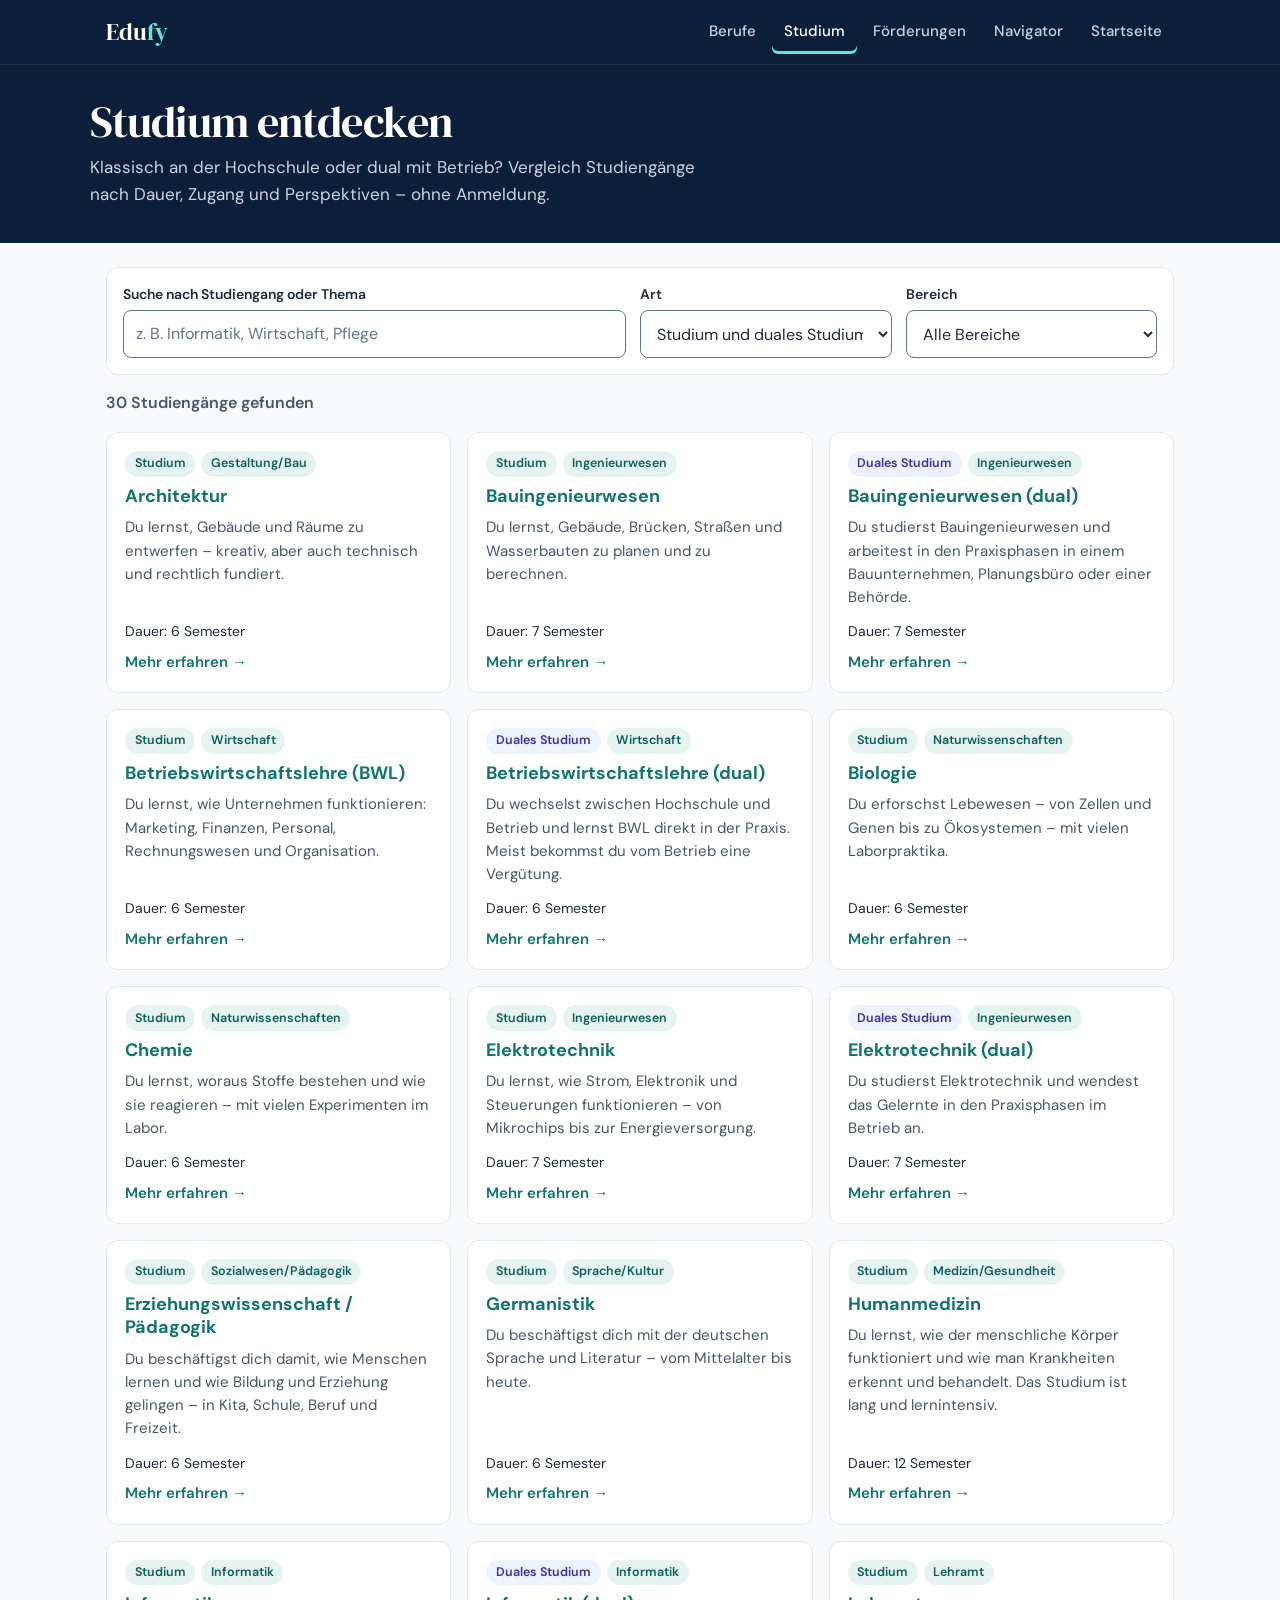
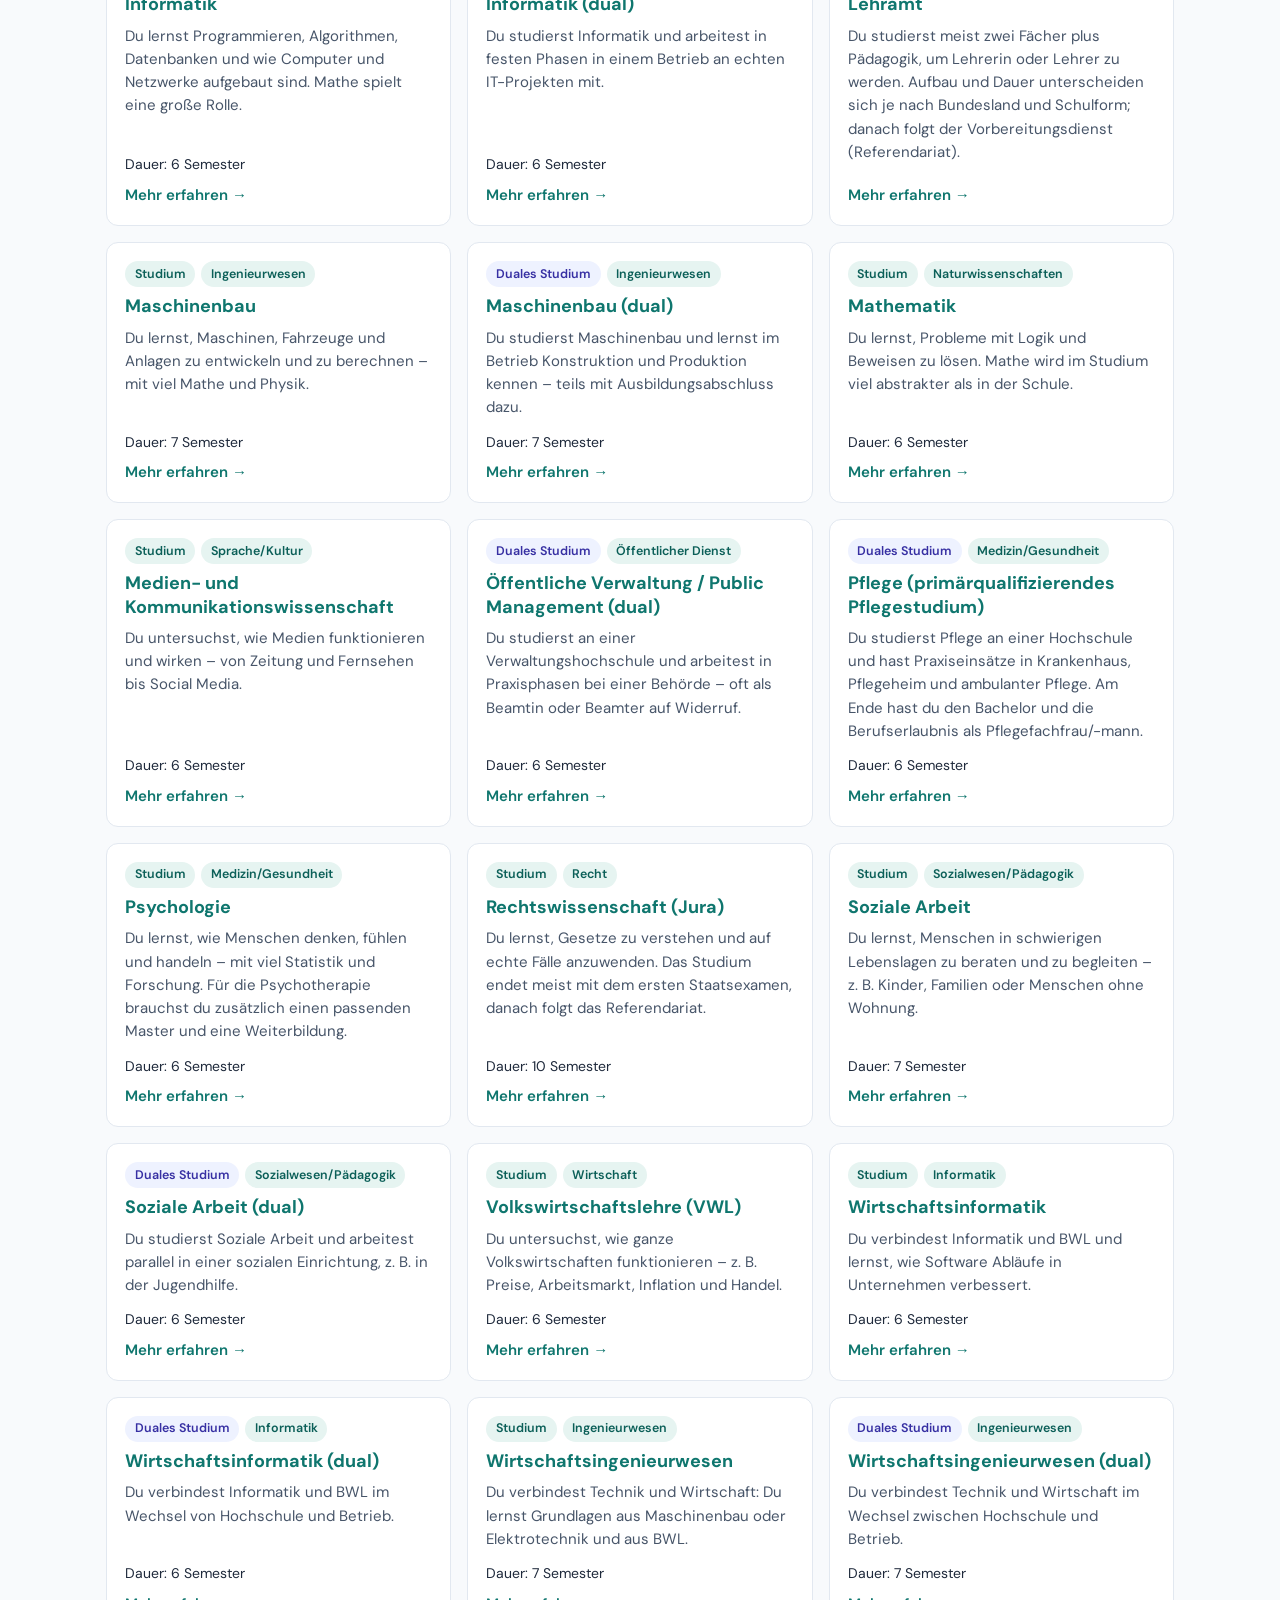
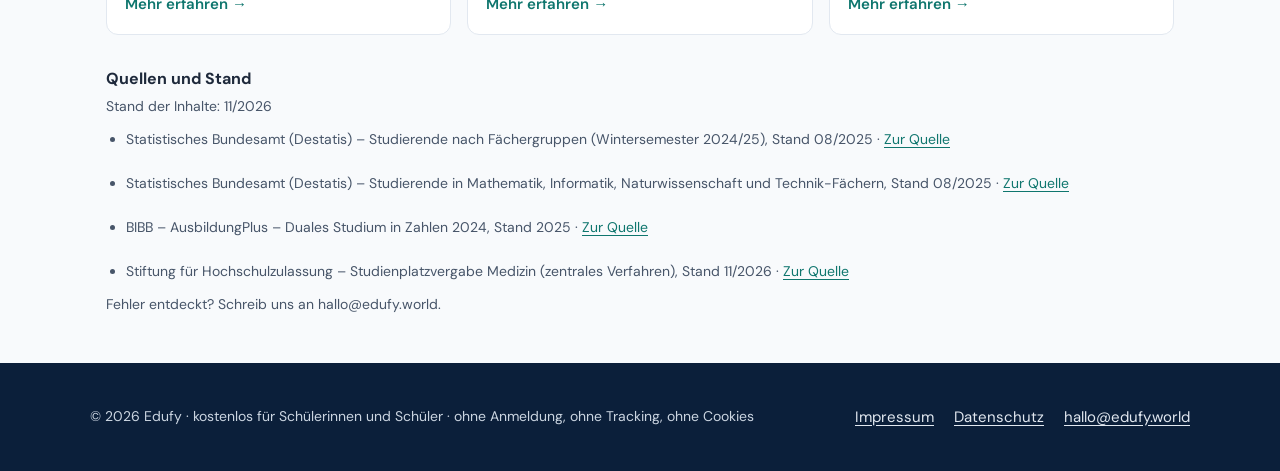
<file: studium.html>
<!DOCTYPE html>
<html lang="de" class="no-js">
<head>
  <meta charset="UTF-8" />
  <meta name="viewport" content="width=device-width, initial-scale=1.0" />
  <meta http-equiv="Content-Security-Policy" content="default-src 'self'; script-src 'self' 'unsafe-inline'; style-src 'self' 'unsafe-inline'; img-src 'self' data:; font-src 'self'; connect-src 'self'; object-src 'none'; base-uri 'self'; form-action 'none'" />
  <meta name="referrer" content="no-referrer" />
  <script>document.documentElement.className = document.documentElement.className.replace('no-js', 'js');</script>
  <title>Studium entdecken – Studiengänge und duales Studium | Edufy</title>
  <meta name="description" content="Studiengänge und duale Studiengänge vergleichen: Dauer, Zugang, Perspektiven. Kostenlos und ohne Anmeldung." />
  <meta name="robots" content="index, follow" />
  <link rel="canonical" href="https://edufy.world/studium.html" />
  <meta name="theme-color" content="#0B1F3A" />
  <link rel="icon" href="favicon.svg" type="image/svg+xml" />
  <link rel="preload" href="fonts/dm-sans-latin-opsz-normal.woff2" as="font" type="font/woff2" crossorigin />
  <link rel="stylesheet" href="fonts/fonts.css" />
  <!-- Gemeinsame Content-Optik (identisch in berufe/studium/foerderungen/navigator.html; Farben aus index.html) -->
  <style>
    *, *::before, *::after { box-sizing: border-box; margin: 0; padding: 0; }
    :root {
      --navy:#0B1F3A; --teal:#0D9488; --teall:#5EEAD4;
      --white:#FFFFFF; --off:#F8FAFC; --slate:#64748B; --dark:#1E293B; --border:#E2E8F0;
      --teal-dark:#0B7A70; --teal-darker:#095E57; --teal-text:#0F766E;
      --gold-text:#B45309; --green-text:#047857; --coral-dark:#BE123C;
      --slate-text:#475569; /* Grauer Text auf hellem Grund (7:1) */
      --slate-light:#94A3B8; --focus:#0B1F3A;
    }
    html { scroll-behavior: smooth; -webkit-text-size-adjust:100%; }
    body { font-family:'DM Sans', sans-serif; background:var(--off); color:var(--dark); line-height:1.55; overflow-x:hidden; min-height:100vh; display:flex; flex-direction:column; }
    main { flex:1; width:100%; }
    [hidden] { display:none !important; }
    h1, h2, h3, p, li, td, th, a, label, legend, span { overflow-wrap:break-word; hyphens:auto; }
    :focus-visible { outline:3px solid var(--focus); outline-offset:2px; }
    .site-header, .site-footer, .skip-link { --focus:#FDE68A; }
    .skip-link { position:absolute; left:1rem; top:-100px; z-index:1000; background:var(--navy); color:var(--white); padding:.75rem 1rem; border-radius:6px; font-weight:600; text-decoration:none; }
    .skip-link:focus { top:.5rem; }
    .visually-hidden { position:absolute!important; width:1px; height:1px; padding:0; margin:-1px; overflow:hidden; clip:rect(0,0,0,0); white-space:nowrap; border:0; }

    /* Header */
    .site-header { background:var(--navy); position:sticky; top:0; z-index:50; border-bottom:1px solid rgba(255,255,255,.07); }
    .site-nav { max-width:1100px; margin:0 auto; min-height:64px; padding:0 1rem; display:flex; align-items:center; gap:1rem; }
    .nav-logo { font-family:'DM Serif Display',serif; font-size:1.5rem; color:var(--white); text-decoration:none; display:inline-flex; align-items:center; min-height:44px; }
    .nav-logo span { color:var(--teall); }
    .nav-links { display:flex; gap:.25rem; margin-left:auto; list-style:none; flex-wrap:wrap; }
    .nav-links a { color:#CBD5E1; text-decoration:none; font-size:.9375rem; font-weight:500; display:inline-flex; align-items:center; min-height:44px; padding:0 .75rem; border-radius:6px; }
    .nav-links a:hover { color:var(--white); background:rgba(255,255,255,.06); }
    .nav-links a[aria-current="page"] { color:var(--white); box-shadow:inset 0 -3px 0 var(--teall); }
    .nav-toggle { display:none; margin-left:auto; width:44px; height:44px; border-radius:8px; cursor:pointer; background:transparent; border:1px solid rgba(255,255,255,.3); color:var(--white); align-items:center; justify-content:center; }
    .nav-toggle-bars, .nav-toggle-bars::before, .nav-toggle-bars::after { display:block; width:20px; height:2px; background:currentColor; border-radius:1px; position:relative; transition:transform .2s; }
    .nav-toggle-bars::before, .nav-toggle-bars::after { content:''; position:absolute; left:0; }
    .nav-toggle-bars::before { top:-6px; } .nav-toggle-bars::after { top:6px; }
    .nav-toggle[aria-expanded="true"] .nav-toggle-bars { background:transparent; }
    .nav-toggle[aria-expanded="true"] .nav-toggle-bars::before { transform:translateY(6px) rotate(45deg); }
    .nav-toggle[aria-expanded="true"] .nav-toggle-bars::after { transform:translateY(-6px) rotate(-45deg); }
    @media (max-width:820px) {
      .js .nav-toggle { display:inline-flex; }
      .js .nav-links { display:none; position:absolute; top:64px; left:0; right:0; flex-direction:column; gap:0; background:var(--navy); padding:.25rem 1rem 1rem; box-shadow:0 16px 32px rgba(0,0,0,.35); border-bottom:1px solid rgba(255,255,255,.12); }
      .js .nav-links.open { display:flex; }
      .js .nav-links a { display:flex; min-height:48px; font-size:1rem; border-bottom:1px solid rgba(255,255,255,.08); border-radius:0; }
      .js .nav-links a[aria-current="page"] { box-shadow:inset 4px 0 0 var(--teall); }
    }

    /* Seitenkopf */
    .page-hero { background:var(--navy); color:var(--white); padding:2rem 1rem 2.25rem; }
    .page-hero-inner { max-width:1100px; margin:0 auto; }
    .page-hero h1 { font-family:'DM Serif Display',serif; font-weight:400; font-size:clamp(1.9rem,6vw,2.75rem); line-height:1.12; letter-spacing:-.02em; margin-bottom:.5rem; }
    .page-hero p { color:#CBD5E1; font-size:1.0625rem; max-width:620px; }
    .wrap { max-width:1100px; margin:0 auto; padding:1.5rem 1rem 3rem; }

    /* Hinweise */
    .notice { border-radius:10px; padding:1rem 1.125rem; margin:0 0 1.25rem; border:1px solid var(--border); background:var(--white); font-size:.9375rem; }
    .notice strong { display:block; margin-bottom:.15rem; }
    .notice-info { background:#EFF6FF; border-color:#BFDBFE; color:#1E3A8A; }
    .notice-warn { background:#FFFBEB; border-color:#FCD34D; color:#78350F; }
    .notice-demo { background:#FEF3C7; border:2px dashed #B45309; color:#78350F; }
    .notice a { color:inherit; }

    /* Formularelemente */
    .filters { background:var(--white); border:1px solid var(--border); border-radius:12px; padding:1rem; display:grid; gap:.875rem; grid-template-columns:1fr; margin-bottom:1rem; }
    @media (min-width:760px) { .filters { grid-template-columns:2fr 1fr 1fr 1fr; align-items:end; } .filters.f3 { grid-template-columns:2fr 1fr 1fr; } }
    .field label, .field-label { display:block; font-weight:600; font-size:.875rem; margin-bottom:.3rem; color:var(--dark); }
    input[type="search"], select { width:100%; min-height:48px; font:inherit; font-size:1rem; color:var(--dark); background:var(--white); border:1.5px solid #64748B; border-radius:8px; padding:.5rem .75rem; }
    select { appearance:auto; }
    input[type="search"]:focus-visible, select:focus-visible { outline:3px solid var(--focus); outline-offset:1px; border-color:var(--navy); }
    .filter-bar { display:flex; align-items:center; justify-content:space-between; gap:.75rem; flex-wrap:wrap; margin:0 0 1rem; }
    .result-count { font-weight:600; color:var(--slate-text); }
    .btn { display:inline-flex; align-items:center; justify-content:center; gap:.4rem; min-height:44px; padding:.5rem 1.125rem; border-radius:8px; font:inherit; font-weight:600; font-size:.9375rem; cursor:pointer; text-decoration:none; border:1.5px solid transparent; transition:background .2s; }
    .btn-primary { background:var(--teal-dark); color:var(--white); }
    .btn-primary:hover { background:var(--teal-darker); }
    .btn-secondary { background:var(--white); color:var(--teal-text); border-color:var(--teal-text); }
    .btn-secondary:hover { background:#F0FDFA; }
    .btn-link { background:transparent; color:var(--teal-text); padding-left:0; padding-right:0; text-decoration:underline; text-underline-offset:3px; border:0; }

    /* Karten */
    .grid { display:grid; gap:1rem; grid-template-columns:1fr; list-style:none; }
    @media (min-width:640px) { .grid { grid-template-columns:repeat(2,1fr); } }
    @media (min-width:1000px) { .grid { grid-template-columns:repeat(3,1fr); } }
    .card { background:var(--white); border:1px solid var(--border); border-radius:12px; padding:1.125rem; display:flex; flex-direction:column; gap:.5rem; min-width:0; position:relative; }
    .card:hover { border-color:#99F6E4; box-shadow:0 6px 20px rgba(11,31,58,.07); }
    .card h2, .card h3 { font-size:1.125rem; line-height:1.3; color:var(--navy); }
    .card h2 a, .card h3 a { color:inherit; text-decoration:none; }
    .card h2 a::after, .card h3 a::after { content:''; position:absolute; inset:0; border-radius:12px; }
    .card h2 a:focus-visible, .card h3 a:focus-visible { outline:none; }
    .card:focus-within { outline:3px solid var(--focus); outline-offset:2px; }
    .card p { color:var(--slate-text); font-size:.9375rem; }
    .card-meta { display:flex; flex-wrap:wrap; gap:.375rem; }
    .card-facts { display:flex; flex-wrap:wrap; gap:.25rem 1rem; font-size:.875rem; color:var(--dark); margin-top:auto; padding-top:.25rem; }
    .card-facts span { white-space:nowrap; }
    .card-more { color:var(--teal-text); font-weight:600; font-size:.9375rem; }
    .chip { display:inline-block; font-size:.78rem; font-weight:600; padding:.2rem .6rem; border-radius:100px; background:#E6F4F1; color:#0B5F58; }
    .chip-alt { background:#EEF2FF; color:#3730A3; }
    .chip-warn { background:#FEF3C7; color:#78350F; }
    .empty { background:var(--white); border:1px dashed #94A3B8; border-radius:12px; padding:1.5rem; text-align:center; color:var(--slate-text); }

    /* Detail */
    .back { margin-bottom:1rem; }
    .detail { background:var(--white); border:1px solid var(--border); border-radius:14px; padding:1.25rem; }
    @media (min-width:760px) { .detail { padding:2rem; } }
    .detail h1 { font-family:'DM Serif Display',serif; font-weight:400; font-size:clamp(1.6rem,5.5vw,2.25rem); line-height:1.15; color:var(--navy); margin:.5rem 0; }
    .detail h1:focus { outline:none; }
    .detail h1:focus-visible { outline:3px solid var(--focus); }
    .detail h2 { font-size:1.125rem; color:var(--navy); margin:1.5rem 0 .5rem; }
    .detail p, .detail li { font-size:1rem; }
    .detail ul { padding-left:1.25rem; }
    .detail li { margin:.2rem 0; }
    .lead { font-size:1.0625rem !important; color:var(--dark); }
    .facts { display:grid; grid-template-columns:1fr; gap:.5rem; margin:1rem 0; }
    @media (min-width:640px) { .facts { grid-template-columns:repeat(3,1fr); } }
    .fact { background:var(--off); border-radius:10px; padding:.75rem .875rem; }
    .fact-k { display:block; font-size:.8125rem; color:var(--slate-text); font-weight:600; }
    .fact-v { display:block; font-weight:700; color:var(--navy); }
    .table-wrap { overflow-x:auto; }
    table { border-collapse:collapse; width:100%; max-width:460px; font-size:.9375rem; }
    caption { text-align:left; font-weight:600; padding-bottom:.4rem; color:var(--dark); }
    th, td { text-align:left; padding:.55rem .75rem; border-bottom:1px solid var(--border); }
    th { background:var(--off); font-weight:600; }
    td.num { text-align:right; font-variant-numeric:tabular-nums; white-space:nowrap; }
    .pending { color:var(--gold-text); font-weight:600; }
    .small { font-size:.875rem !important; color:var(--slate-text); }
    .source { font-size:.875rem; color:var(--slate-text); margin-top:.5rem; }
    .source a, .detail a, .wrap a:not(.btn):not(.card-link) { color:var(--teal-text); text-underline-offset:3px; }
    .dqr { display:inline-block; min-width:3.5rem; text-align:center; font-size:.78rem; font-weight:700; background:var(--navy); color:var(--white); border-radius:6px; padding:.1rem .4rem; margin-right:.4rem; }
    .link-list { list-style:none; padding:0 !important; display:flex; flex-wrap:wrap; gap:.5rem; }
    .link-list a { display:inline-flex; align-items:center; min-height:44px; padding:.25rem .875rem; border:1.5px solid var(--teal-text); border-radius:100px; text-decoration:none; font-weight:600; font-size:.9375rem; }
    .link-list a:hover { background:#F0FDFA; }
    .sources-box { margin-top:2rem; font-size:.875rem; color:var(--slate-text); }
    .sources-box h2 { font-size:1rem; color:var(--dark); margin-bottom:.25rem; }
    .sources-box ul { padding-left:1.25rem; }

    /* Footer */
    .site-footer { background:var(--navy); color:#CBD5E1; padding:2rem 1rem; margin-top:auto; }
    .footer-inner { max-width:1100px; margin:0 auto; display:flex; flex-wrap:wrap; gap:1rem 2rem; align-items:center; justify-content:space-between; }
    .footer-inner p { font-size:.875rem; }
    .footer-links { display:flex; flex-wrap:wrap; gap:0 1.25rem; list-style:none; }
    .footer-links a { color:#E2E8F0; display:inline-flex; align-items:center; min-height:44px; font-size:.9375rem; text-underline-offset:3px; }
    .footer-links a:hover { color:var(--white); }

    @media (prefers-reduced-motion: reduce) {
      html { scroll-behavior:auto; }
      *, *::before, *::after { animation-duration:.01ms !important; animation-iteration-count:1 !important; transition-duration:.01ms !important; scroll-behavior:auto !important; }
    }
    input::placeholder { color:#64748B; opacity:1; }
    .grid > .empty { grid-column:1 / -1; }
    .page-hero[hidden] { display:none !important; }
    .share { display:flex; flex-wrap:wrap; align-items:center; gap:.75rem; margin-top:1.75rem; padding-top:1.25rem; border-top:1px solid var(--border); }
    .detail ul.plain { list-style:none; padding-left:0; }
    .detail ul.plain li { margin:.4rem 0; }
    .grid > li > .card { height:100%; }
    .source a, .sources-box a, .small a, .empty a { display:inline-flex; align-items:center; min-height:44px; }
    .hint { margin:-.25rem 0 .75rem; }
  </style>
</head>
<body>
<a class="skip-link" href="#main">Zum Inhalt springen</a>
<header class="site-header">
  <nav class="site-nav" aria-label="Hauptnavigation">
    <a href="index.html" class="nav-logo" aria-label="Edufy – zur Startseite">Edu<span>fy</span></a>
    <button type="button" class="nav-toggle" aria-expanded="false" aria-controls="nav-menu">
      <span class="nav-toggle-bars" aria-hidden="true"></span><span class="visually-hidden">Menü</span>
    </button>
    <ul class="nav-links" id="nav-menu">
      <li><a href="berufe.html" data-keep-qs>Berufe</a></li>
      <li><a href="studium.html" data-keep-qs aria-current="page">Studium</a></li>
      <li><a href="foerderungen.html" data-keep-qs>Förderungen</a></li>
      <li><a href="navigator.html" data-keep-qs>Navigator</a></li>
      <li><a href="index.html">Startseite</a></li>
    </ul>
  </nav>
</header>

<main id="main" tabindex="-1">
<div class="page-hero" id="hero">
  <div class="page-hero-inner">
    <h1>Studium entdecken</h1>
    <p>Klassisch an der Hochschule oder dual mit Betrieb? Vergleich Studiengänge nach Dauer, Zugang und Perspektiven – ohne Anmeldung.</p>
  </div>
</div>
<div class="wrap">
  <div id="list-view">
    <form class="filters f3" id="filters" role="search" aria-label="Studiengänge durchsuchen und filtern">
      <div class="field">
        <label for="q">Suche nach Studiengang oder Thema</label>
        <input type="search" id="q" name="q" placeholder="z. B. Informatik, Wirtschaft, Pflege" autocomplete="off" enterkeyhint="search" />
      </div>
      <div class="field">
        <label for="f-art">Art</label>
        <select id="f-art" name="art" autocomplete="off"><option value="">Studium und duales Studium</option></select>
      </div>
      <div class="field">
        <label for="f-bereich">Bereich</label>
        <select id="f-bereich" name="bereich" autocomplete="off"><option value="">Alle Bereiche</option></select>
      </div>
    </form>
    <div class="filter-bar">
      <p class="result-count" id="count" aria-live="polite"></p>
      <button type="button" class="btn btn-link" id="reset" hidden>Filter zurücksetzen</button>
    </div>
    <div id="notfound" class="notice notice-warn" role="status" hidden></div>
    <div id="status-box" hidden></div>
    <ul class="grid" id="list"></ul>
    <div id="sources"></div>
  </div>
  <div id="detail-view" hidden></div>
</div>

</main>

<footer class="site-footer">
  <div class="footer-inner">
    <p>© <span data-year>2026</span> Edufy · kostenlos für Schülerinnen und Schüler · ohne Anmeldung, ohne Tracking, ohne Cookies</p>
    <ul class="footer-links">
      <li><a href="impressum.html">Impressum</a></li>
      <li><a href="datenschutz.html">Datenschutz</a></li>
      <li><a href="mailto:hallo@edufy.world">hallo@edufy.world</a></li>
    </ul>
  </div>
</footer>

<script>
/* Gemeinsame Hilfsfunktionen der Content-Seiten (identisch in berufe/studium/foerderungen/navigator.html).
   Regeln: keine Template-Literals mit Regex (CLAUDE.md Regel 3), Daten nur per textContent ins DOM,
   nichts wird gespeichert oder gesendet (kein Cookie, kein Storage, kein Tracking). */
var Edufy = (function () {
  'use strict';
  var params = new URLSearchParams(window.location.search);
  var BEISPIEL = params.get('beispiel') === '1';
  var QS = BEISPIEL ? '?beispiel=1' : '';
  var BEREICHE = ['Kaufmännisch', 'Handwerk', 'Industrie/Technik', 'IT', 'Gesundheit/Soziales', 'Gastro/Tourismus',
    'Handel', 'Bau', 'Logistik', 'Medien/Gestaltung', 'Öffentlicher Dienst', 'Landwirtschaft/Umwelt'];
  var DIACRITICS = /[̀-ͯ]/g;
  var ID_PATTERN = /^[a-z0-9]+(-[a-z0-9]+)*$/;
  var euro = new Intl.NumberFormat('de-DE', { style: 'currency', currency: 'EUR', maximumFractionDigits: 0 });
  var dec = new Intl.NumberFormat('de-DE', { maximumFractionDigits: 1 });

  function str(v) { return (v === null || v === undefined) ? '' : String(v); }
  function arr(v) { return Array.isArray(v) ? v : []; }
  function isNum(v) { return typeof v === 'number' && isFinite(v); }
  function isId(v) { return typeof v === 'string' && ID_PATTERN.test(v); }
  function norm(v) {
    return str(v).toLocaleLowerCase('de-DE').split('ß').join('ss').normalize('NFD').replace(DIACRITICS, '').trim();
  }

  /* DOM-Helfer: Text immer über textContent, nie über innerHTML */
  function el(tag, opts, children) {
    var node = document.createElement(tag);
    var o = opts || {};
    Object.keys(o).forEach(function (k) {
      if (k === 'text') { node.textContent = str(o.text); }
      else if (k === 'class') { node.className = o[k]; }
      else if (k === 'hidden') { node.hidden = !!o[k]; }
      else if (o[k] !== null && o[k] !== undefined && o[k] !== false) { node.setAttribute(k, o[k] === true ? '' : String(o[k])); }
    });
    arr(children).forEach(function (c) {
      if (c === null || c === undefined || c === false) { return; }
      node.appendChild(typeof c === 'string' ? document.createTextNode(c) : c);
    });
    return node;
  }
  function clear(node) { while (node.firstChild) { node.removeChild(node.firstChild); } }

  /* Nur https-Links aus den Daten zulassen */
  function safeUrl(u) {
    try {
      var x = new URL(str(u));
      if (x.protocol === 'https:') { return x.href; }
    } catch (e) { /* ungültig */ }
    return '';
  }
  function externalLink(url, text, cls) {
    var href = safeUrl(url);
    if (!href) { return null; }
    return el('a', { href: href, target: '_blank', rel: 'noopener noreferrer', class: cls || null }, [
      text, el('span', { class: 'visually-hidden', text: ' (öffnet eine neue Seite)' })
    ]);
  }

  function formatEuro(n) { return isNum(n) ? euro.format(n) : ''; }
  function yearsText(months) {
    if (!isNum(months) || months <= 0) { return ''; }
    var y = months / 12;
    return dec.format(y) + (y === 1 ? ' Jahr' : ' Jahre');
  }
  function durationText(months) {
    var y = yearsText(months);
    return y ? y + ' (' + months + ' Monate)' : '';
  }
  function standText(s) {
    var p = str(s).split('-');
    if (p.length >= 2 && p[0].length === 4) { return p[1] + '/' + p[0]; }
    return str(s);
  }

  /* Quellenzeile: „Quelle: BIBB – Titel, Stand 10/2025“ + Link */
  function sourceNode(q, prefix) {
    if (!q || typeof q !== 'object' || (!q.titel && !q.herausgeber)) { return null; }
    var parts = [];
    if (q.herausgeber) { parts.push(str(q.herausgeber)); }
    if (q.titel) { parts.push(str(q.titel)); }
    var text = (prefix === undefined ? 'Quelle: ' : prefix) + parts.join(' – ') + (q.stand ? ', Stand ' + standText(q.stand) : '');
    var p = el('p', { class: 'source' }, [text]);
    var a = externalLink(q.url, 'Zur Quelle', null);
    if (a) { p.appendChild(document.createTextNode(' · ')); p.appendChild(a); }
    return p;
  }
  function sourcesBox(data) {
    var qs = arr(data && data.quellen);
    var box = el('section', { class: 'sources-box', 'aria-labelledby': 'quellen-h' }, [
      el('h2', { id: 'quellen-h', text: 'Quellen und Stand' }),
      data && data.stand ? el('p', { text: 'Stand der Inhalte: ' + standText(data.stand) }) : null
    ]);
    if (qs.length) {
      var ul = el('ul');
      qs.forEach(function (q) { var s = sourceNode(q, ''); if (s) { ul.appendChild(el('li', null, Array.prototype.slice.call(s.childNodes))); } });
      box.appendChild(ul);
    }
    box.appendChild(el('p', { text: 'Fehler entdeckt? Schreib uns an hallo@edufy.world.' }));
    return box;
  }

  function pageUrl(page, id) { return page + QS + (id ? '#' + encodeURIComponent(id) : ''); }
  function hashId() {
    var h = window.location.hash.slice(1);
    try { h = decodeURIComponent(h); } catch (e) { return ''; }
    return isId(h) ? h : '';
  }

  /* Lädt data/<name>.json – Beispieldaten NUR mit ?beispiel=1, kein automatischer Fallback */
  function loadJson(name) {
    var url = (BEISPIEL ? 'data/_beispiel/' : 'data/') + name + '.json';
    return fetch(url, { cache: 'no-cache', credentials: 'same-origin' }).then(function (r) {
      if (!r.ok) { throw new Error('HTTP ' + r.status); }
      return r.json();
    });
  }
  function unavailable(container, what) {
    clear(container);
    container.hidden = false;
    container.appendChild(el('div', { class: 'empty', role: 'status' }, [
      el('p', null, [el('strong', { text: 'Hier kommt bald mehr.' })]),
      el('p', { text: 'Die ' + what + ' werden gerade vorbereitet und sind noch nicht online. Schau bald wieder vorbei!' }),
      el('p', { class: 'small' }, ['Fragen? Schreib uns: ', el('a', { href: 'mailto:hallo@edufy.world', text: 'hallo@edufy.world' })])
    ]));
  }

  function initChrome() {
    var y = document.querySelectorAll('[data-year]');
    for (var i = 0; i < y.length; i++) { y[i].textContent = String(new Date().getFullYear()); }
    if (BEISPIEL) {
      var keep = document.querySelectorAll('a[data-keep-qs]');
      for (var k = 0; k < keep.length; k++) { keep[k].setAttribute('href', keep[k].getAttribute('href') + QS); }
      var main = document.getElementById('main');
      main.insertBefore(el('div', { class: 'wrap', style: 'padding-bottom:0' }, [
        el('div', { class: 'notice notice-demo', role: 'note' }, [
          el('strong', { text: 'Beispieldaten – nur für die Entwicklung' }),
          'Du siehst Testdaten aus data/_beispiel/. Die Angaben sind nicht echt und nicht geprüft.'
        ])
      ]), main.firstChild);
    }
    var toggle = document.querySelector('.nav-toggle');
    var menu = document.getElementById('nav-menu');
    if (!toggle || !menu) { return; }
    function setMenu(open, focusBack) {
      toggle.setAttribute('aria-expanded', open ? 'true' : 'false');
      menu.classList.toggle('open', open);
      if (!open && focusBack) { toggle.focus(); }
    }
    toggle.addEventListener('click', function () { setMenu(toggle.getAttribute('aria-expanded') !== 'true', false); });
    document.addEventListener('keydown', function (e) {
      if (e.key === 'Escape' && toggle.getAttribute('aria-expanded') === 'true') { setMenu(false, true); }
    });
    window.matchMedia('(min-width: 821px)').addEventListener('change', function (mq) { if (mq.matches) { setMenu(false, false); } });
  }
  initChrome();

  return {
    BEISPIEL: BEISPIEL, QS: QS, BEREICHE: BEREICHE,
    str: str, arr: arr, isNum: isNum, isId: isId, norm: norm, el: el, clear: clear,
    safeUrl: safeUrl, externalLink: externalLink, formatEuro: formatEuro, yearsText: yearsText,
    durationText: durationText, standText: standText, sourceNode: sourceNode, sourcesBox: sourcesBox,
    pageUrl: pageUrl, hashId: hashId, loadJson: loadJson, unavailable: unavailable
  };
})();
</script>
<script>
(function () {
  'use strict';
  var E = Edufy, el = E.el;
  function $(id) { return document.getElementById(id); }
  var hero = $('hero'), listView = $('list-view'), detailView = $('detail-view'), list = $('list'), count = $('count');
  var form = $('filters'), fQ = $('q'), fArt = $('f-art'), fBereich = $('f-bereich');
  var resetBtn = $('reset'), notfound = $('notfound');
  var ARTEN = ['Studium', 'Duales Studium'];
  var items = [], byId = {}, searchText = {}, lastScroll = 0, lastId = '';
  var baseTitle = document.title;

  count.textContent = 'Studiengänge werden geladen …';
  E.loadJson('studium').then(init, fail);

  function fail() {
    form.hidden = true; count.textContent = ''; resetBtn.hidden = true; list.hidden = true;
    E.unavailable($('status-box'), 'Studiengänge');
  }
  function semText(s) {
    if (!E.isNum(s) || s <= 0) { return ''; }
    return s + ' Semester (ca. ' + E.yearsText(s * 6) + ')';
  }
  function addOptions(select, values) {
    values.forEach(function (x) { select.appendChild(el('option', { value: x, text: x })); });
  }

  function init(data) {
    items = E.arr(data && data.studiengaenge).filter(function (s) { return s && E.isId(s.id) && s.name; });
    if (!items.length) { fail(); return; }
    items.sort(function (a, b) { return E.str(a.name).localeCompare(E.str(b.name), 'de'); });
    items.forEach(function (s) {
      byId[s.id] = s;
      searchText[s.id] = E.norm([s.name, s.kurz, s.bereich].concat(E.arr(s.perspektiven)).join(' '));
    });
    var arten = [], bereiche = [];
    items.forEach(function (s) {
      if (s.art && arten.indexOf(s.art) === -1) { arten.push(s.art); }
      if (s.bereich && bereiche.indexOf(s.bereich) === -1) { bereiche.push(s.bereich); }
    });
    arten.sort(function (a, b) { var ia = ARTEN.indexOf(a), ib = ARTEN.indexOf(b); return (ia < 0 ? 9 : ia) - (ib < 0 ? 9 : ib); });
    bereiche.sort(function (a, b) { return a.localeCompare(b, 'de'); });
    addOptions(fArt, arten);
    addOptions(fBereich, bereiche);

    form.addEventListener('submit', function (e) { e.preventDefault(); fQ.blur(); });
    fQ.addEventListener('input', render);
    [fArt, fBereich].forEach(function (s) { s.addEventListener('change', render); });
    resetBtn.addEventListener('click', function () { fQ.value = ''; fArt.value = ''; fBereich.value = ''; render(); fQ.focus(); });
    $('sources').appendChild(E.sourcesBox(data));
    render();
    window.addEventListener('hashchange', route);
    route();
  }

  function render() {
    var words = E.norm(fQ.value).split(' ').filter(Boolean);
    var res = items.filter(function (s) {
      if (fArt.value && s.art !== fArt.value) { return false; }
      if (fBereich.value && s.bereich !== fBereich.value) { return false; }
      return words.every(function (w) { return searchText[s.id].indexOf(w) !== -1; });
    });
    E.clear(list);
    res.forEach(function (s) { list.appendChild(card(s)); });
    if (!res.length) {
      list.appendChild(el('li', { class: 'empty', text: 'Nichts gefunden. Probier ein anderes Wort oder setz die Filter zurück.' }));
    }
    count.textContent = res.length === 1 ? '1 Studiengang gefunden' : res.length + ' Studiengänge gefunden';
    resetBtn.hidden = !(words.length || fArt.value || fBereich.value);
  }

  function chips(s) {
    var c = [];
    if (s.art) { c.push(el('span', { class: s.art === 'Duales Studium' ? 'chip chip-alt' : 'chip', text: s.art })); }
    if (s.bereich) { c.push(el('span', { class: 'chip', text: s.bereich })); }
    return c.length ? el('div', { class: 'card-meta' }, c) : null;
  }

  function card(s) {
    return el('li', { class: 'card' }, [
      chips(s),
      el('h2', null, [el('a', { href: '#' + s.id, id: 'card-' + s.id, text: s.name })]),
      s.kurz ? el('p', { text: s.kurz }) : null,
      el('div', { class: 'card-facts' }, [
        E.isNum(s.dauer_semester) ? el('span', { text: 'Dauer: ' + s.dauer_semester + ' Semester' }) : null
      ]),
      el('span', { class: 'card-more', 'aria-hidden': 'true', text: 'Mehr erfahren →' })
    ]);
  }

  function route() {
    var id = E.hashId();
    if (id && byId[id]) { showDetail(byId[id]); return; }
    var raw = window.location.hash.slice(1);
    if (raw && document.getElementById(raw)) { return; }
    showList();
    if (raw) {
      notfound.hidden = false;
      notfound.textContent = 'Diesen Studiengang haben wir (noch) nicht. Schau dich in der Liste um.';
    } else {
      notfound.hidden = true;
      if (window.location.href.slice(-1) === '#') { history.replaceState(null, '', window.location.pathname + window.location.search); }
    }
  }

  function showList() {
    if (detailView.hidden) { return; }
    detailView.hidden = true; E.clear(detailView);
    listView.hidden = false; hero.hidden = false;
    document.title = baseTitle;
    window.scrollTo(0, lastScroll);
    var a = lastId && $('card-' + lastId);
    if (a) { a.focus({ preventScroll: true }); }
  }
  function goList() { if (window.location.hash) { window.location.hash = ''; } else { showList(); } }

  function showDetail(s) {
    if (detailView.hidden) { lastScroll = window.scrollY; }
    lastId = s.id;
    notfound.hidden = true;
    E.clear(detailView);
    detailView.appendChild(el('div', { class: 'back' }, [
      el('button', { type: 'button', class: 'btn btn-secondary', id: 'back-btn', text: '← Alle Studiengänge' })
    ]));
    detailView.appendChild(buildDetail(s));
    $('back-btn').addEventListener('click', goList);
    listView.hidden = true; hero.hidden = true; detailView.hidden = false;
    document.title = s.name + ' – Studium – Edufy';
    window.scrollTo(0, 0);
    $('detail-title').focus({ preventScroll: true });
  }

  function fact(k, v) {
    return el('div', { class: 'fact' }, [el('span', { class: 'fact-k', text: k }), el('span', { class: 'fact-v', text: v })]);
  }
  function section(title, children) { return el('section', null, [el('h2', { text: title })].concat(children)); }

  function buildDetail(s) {
    var parts = [
      chips(s),
      el('h1', { id: 'detail-title', tabindex: '-1', text: s.name }),
      s.kurz ? el('p', { class: 'lead', text: s.kurz }) : null,
      el('div', { class: 'facts' }, [
        fact('Art', E.str(s.art) || 'keine Angabe'),
        fact('Regelstudienzeit', semText(s.dauer_semester) || 'keine Angabe'),
        fact('Bereich', E.str(s.bereich) || 'keine Angabe')
      ])
    ];
    if (s.zugang) { parts.push(section('Wer kann das studieren?', [el('p', { text: s.zugang })])); }
    parts.push(section('Zulassung und NC', [
      s.nc_hinweis ? el('p', { text: s.nc_hinweis }) : null,
      el('p', { class: 'small', text: 'Ob es einen NC gibt und wie hoch er ist, hängt von Hochschule und Semester ab. Schau auf der Seite der Hochschule nach.' })
    ]));
    var persp = E.arr(s.perspektiven).filter(Boolean);
    if (persp.length) {
      parts.push(section('Was kannst du danach machen?', [el('ul', null, persp.map(function (t) { return el('li', { text: t }); }))]));
    }
    var sim = E.arr(s.aehnlich).filter(function (id) { return id !== s.id && byId[id]; });
    if (sim.length) {
      parts.push(section('Ähnliche Studiengänge', [el('ul', { class: 'link-list' }, sim.map(function (id) {
        return el('li', null, [el('a', { href: '#' + id, text: byId[id].name })]);
      }))]));
    }
    parts.push(section('Weiterdenken', [el('ul', { class: 'link-list' }, [
      el('li', null, [el('a', { href: E.pageUrl('berufe.html'), text: 'Lieber eine Ausbildung?' })]),
      el('li', null, [el('a', { href: E.pageUrl('navigator.html'), text: 'Welcher Weg passt zu mir?' })]),
      el('li', null, [el('a', { href: E.pageUrl('foerderungen.html'), text: 'BAföG und Stipendien' })])
    ])]));
    parts.push(shareBox(s.name));
    return el('article', { class: 'detail', 'aria-labelledby': 'detail-title' }, parts);
  }

  function shareBox(name) {
    var status = el('span', { class: 'small', role: 'status' });
    var btn = el('button', { type: 'button', class: 'btn btn-secondary', text: 'Link teilen' });
    btn.addEventListener('click', function () {
      var url = window.location.href;
      if (navigator.share) { navigator.share({ title: name + ' – Edufy', url: url }).catch(function () {}); return; }
      if (navigator.clipboard && navigator.clipboard.writeText) {
        navigator.clipboard.writeText(url).then(function () { status.textContent = 'Link kopiert.'; },
          function () { status.textContent = 'Kopiere den Link aus der Adresszeile.'; });
      } else { status.textContent = 'Kopiere den Link aus der Adresszeile.'; }
    });
    return el('div', { class: 'share' }, [btn, status]);
  }
})();
</script>
</body>
</html>
</file>
<file: fonts/fonts.css>
/*
 * Selbst gehostete Schriften (kein Request an Google, DSGVO).
 * Quelle: Fontsource (@fontsource-variable/dm-sans 5.3.0, @fontsource/dm-serif-display 5.3.0),
 * Teilmenge "latin". Lizenz: SIL Open Font License 1.1 – siehe OFL-*.txt in diesem Ordner.
 * Einbinden: <link rel="stylesheet" href="fonts/fonts.css">
 * Hinweis: Pfade sind relativ zu dieser CSS-Datei.
 */

/* DM Sans – variable Schrift (Achsen opsz + wght), deckt Gewichte 100–1000 ab */
@font-face {
  font-family: 'DM Sans';
  font-style: normal;
  font-weight: 100 1000;
  font-display: swap;
  src: url('dm-sans-latin-opsz-normal.woff2') format('woff2-variations'),
       url('dm-sans-latin-opsz-normal.woff2') format('woff2');
}

/* DM Serif Display – Überschriften */
@font-face {
  font-family: 'DM Serif Display';
  font-style: normal;
  font-weight: 400;
  font-display: swap;
  src: url('dm-serif-display-latin-400-normal.woff2') format('woff2');
}

/* DM Serif Display kursiv – nur für <em> in der Hero-Überschrift */
@font-face {
  font-family: 'DM Serif Display';
  font-style: italic;
  font-weight: 400;
  font-display: swap;
  src: url('dm-serif-display-latin-400-italic.woff2') format('woff2');
}
</file>
